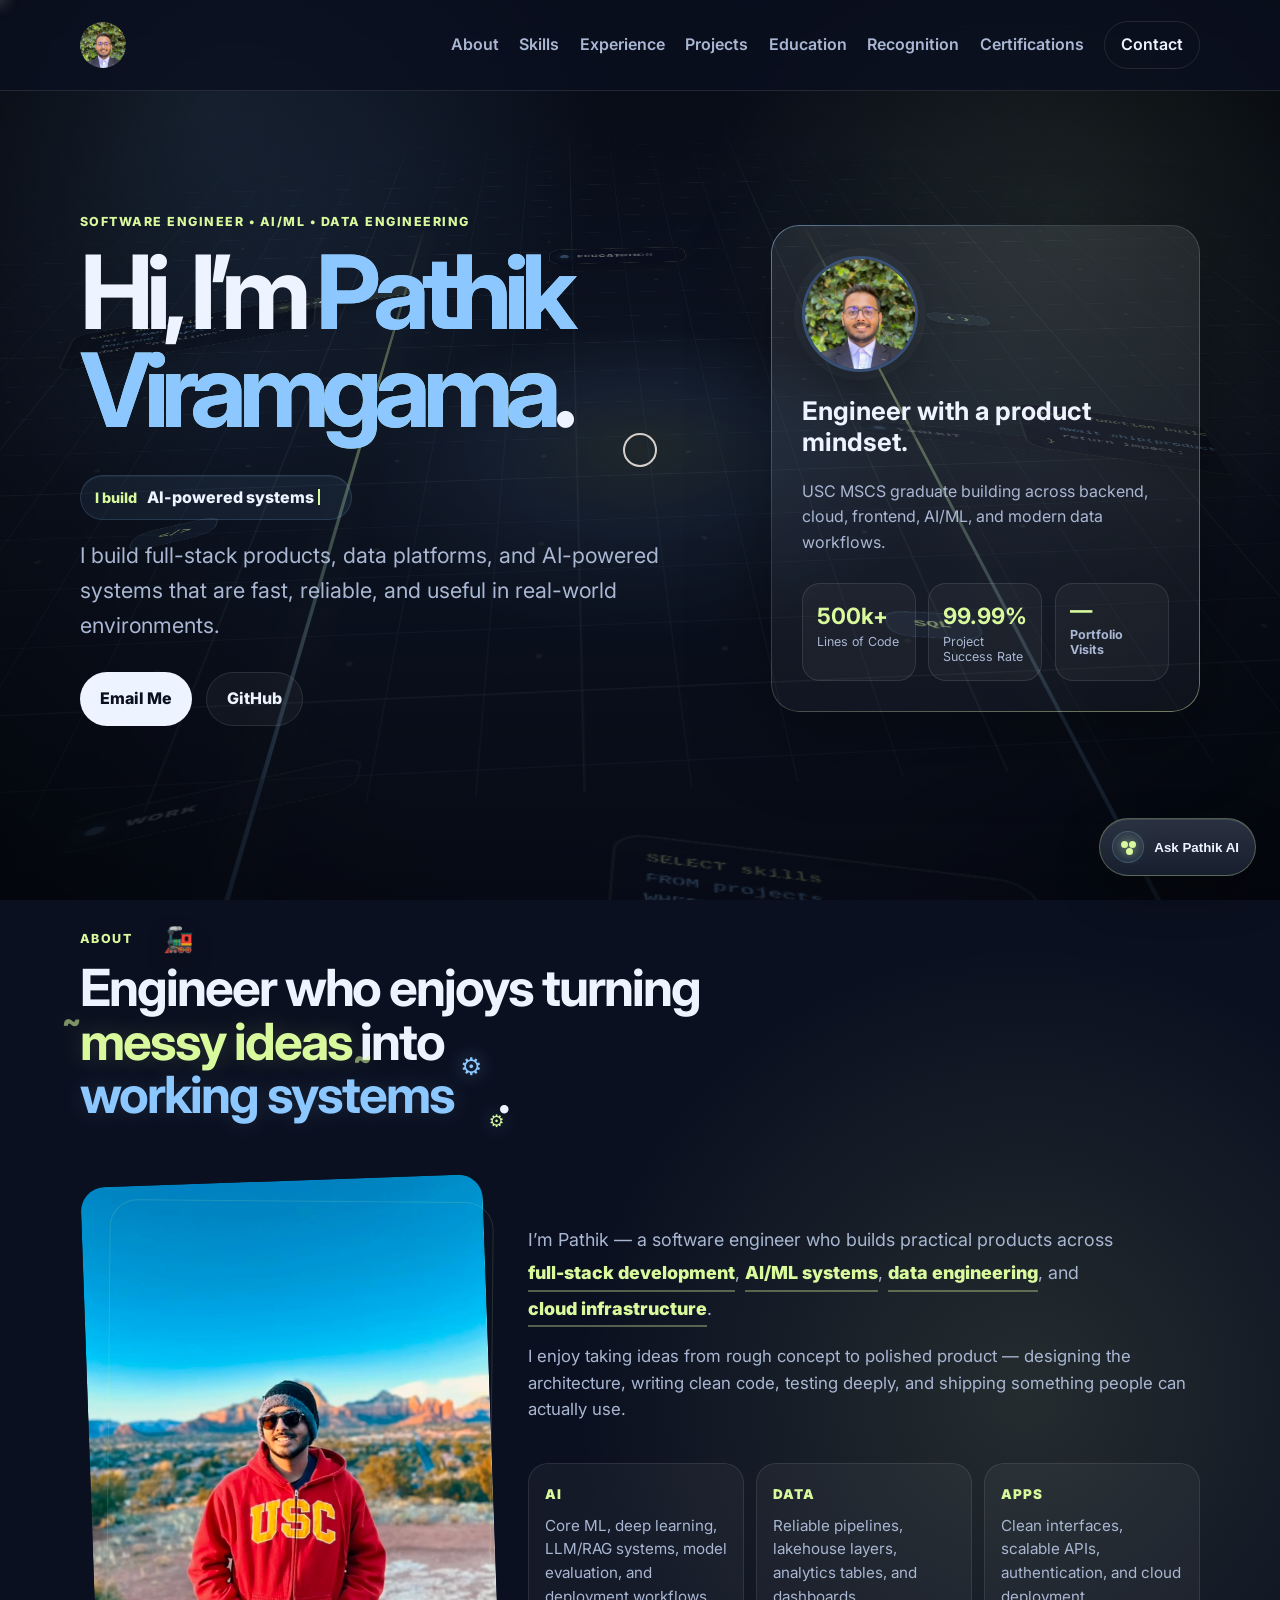
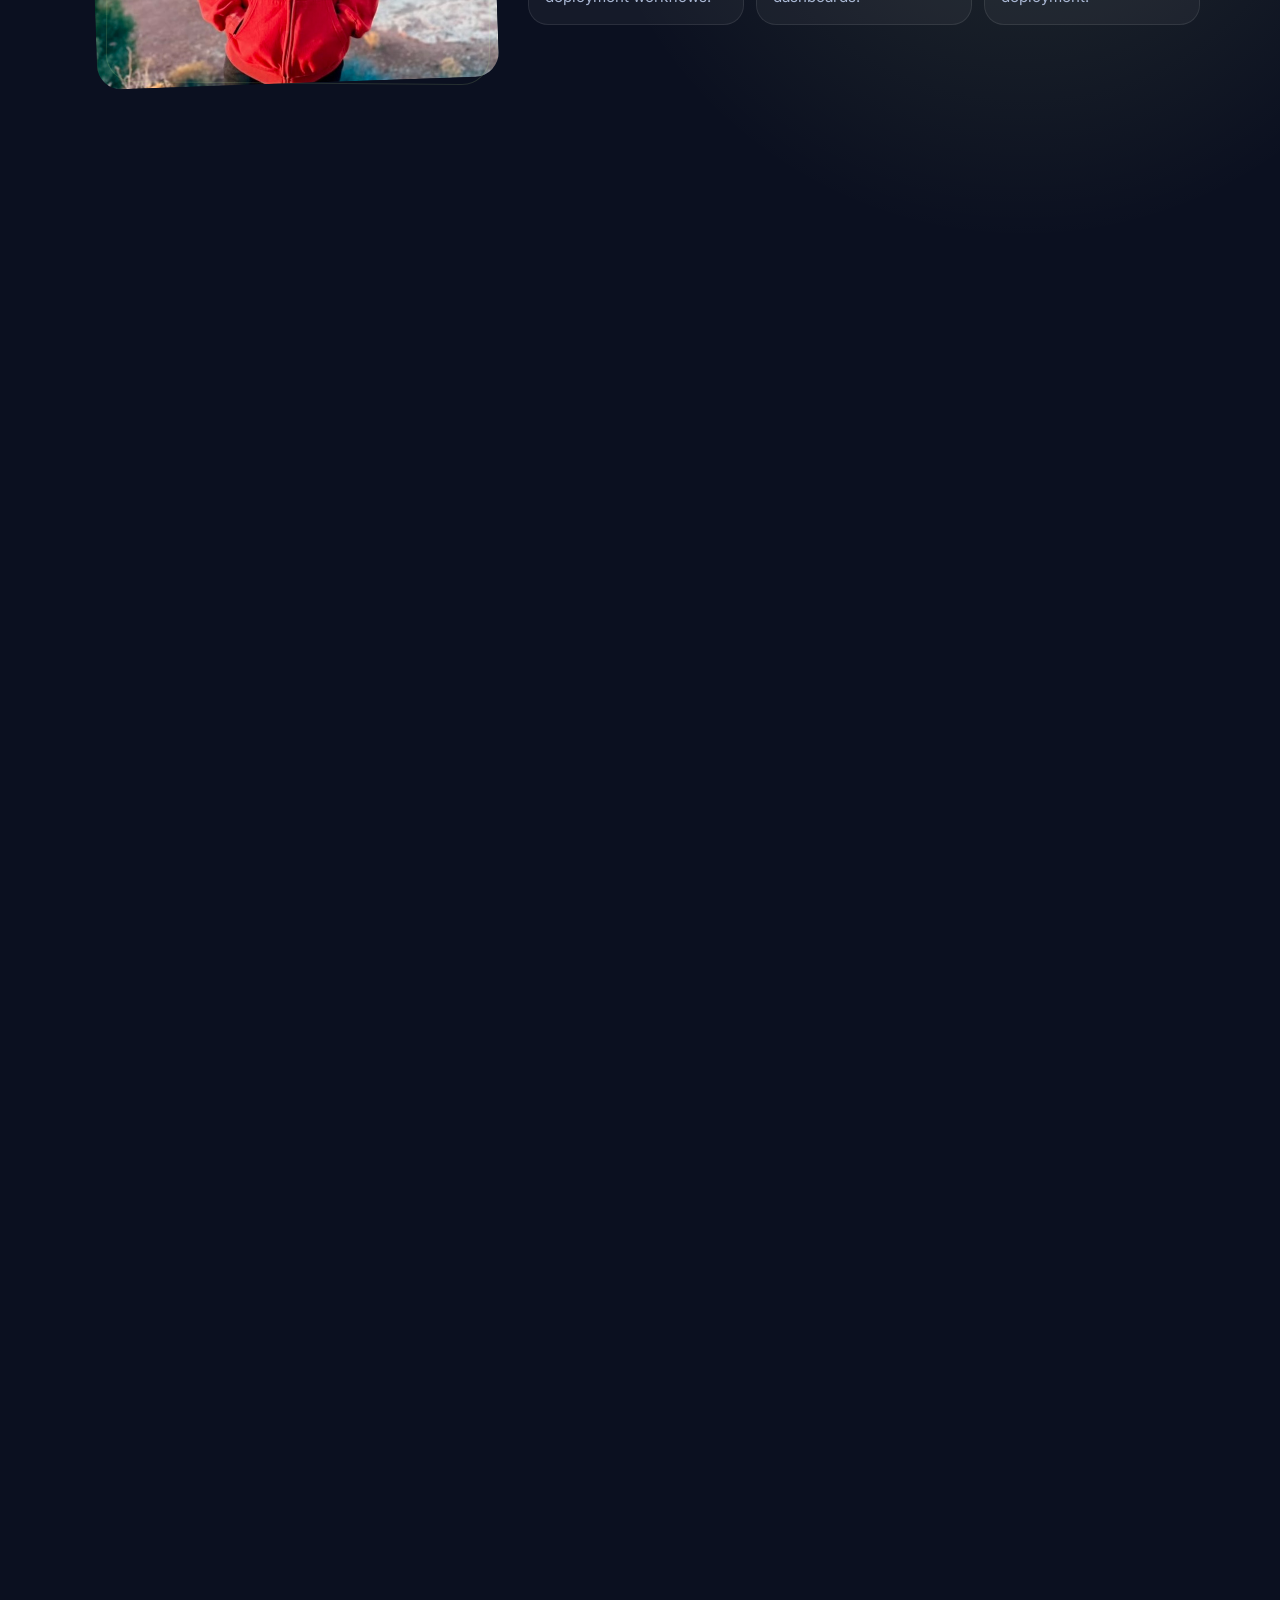
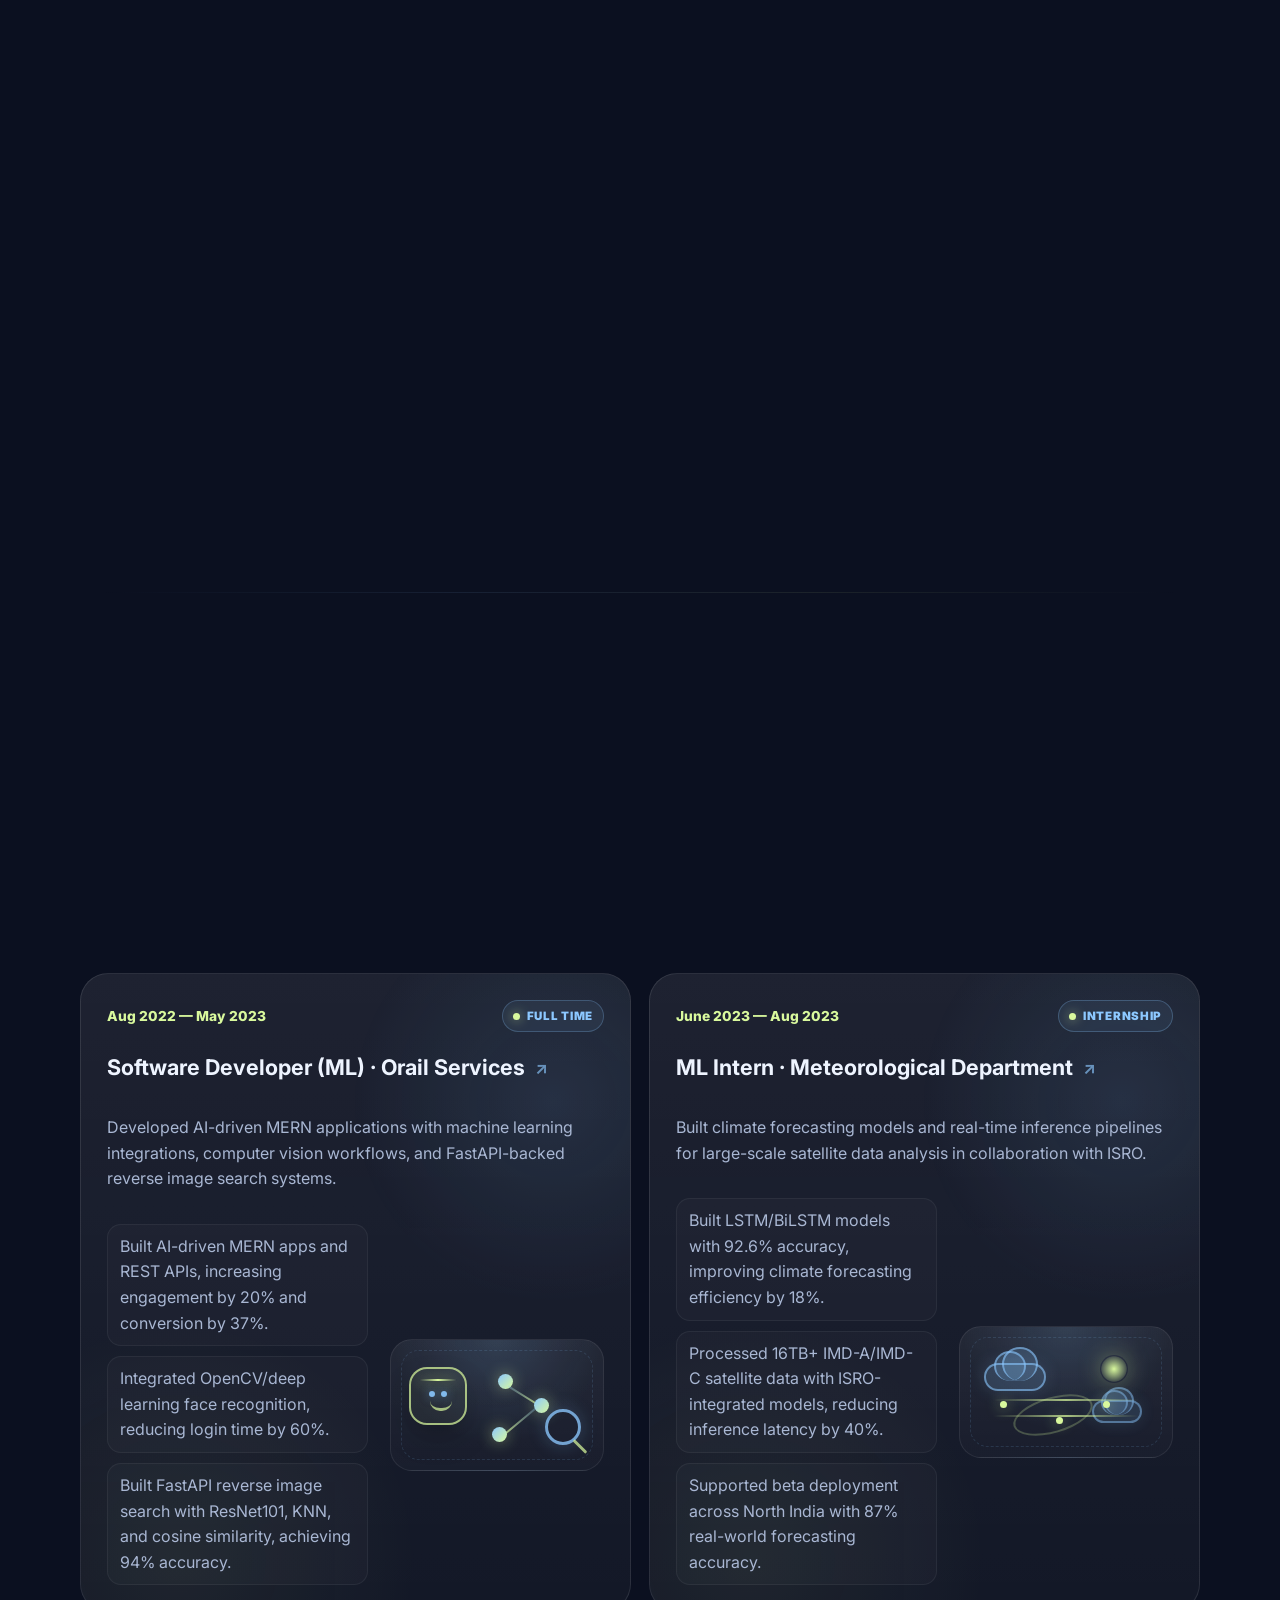
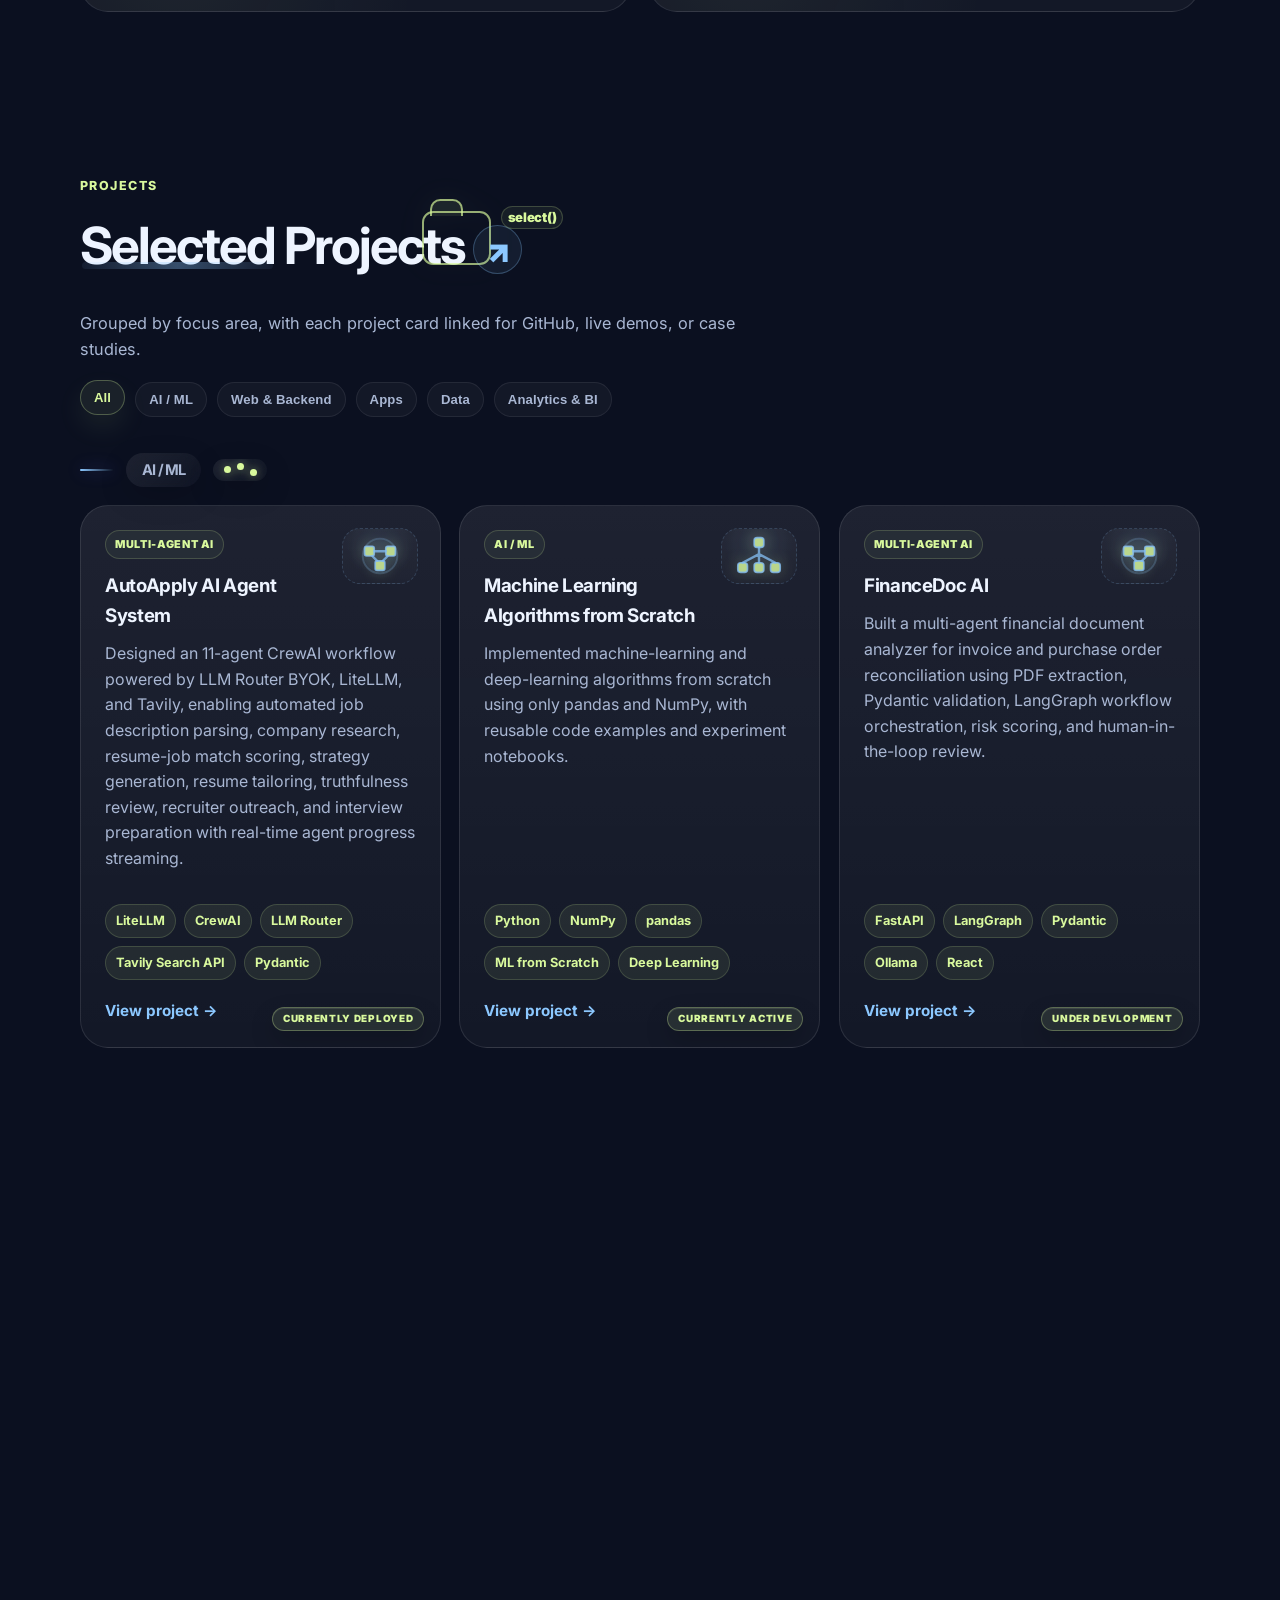
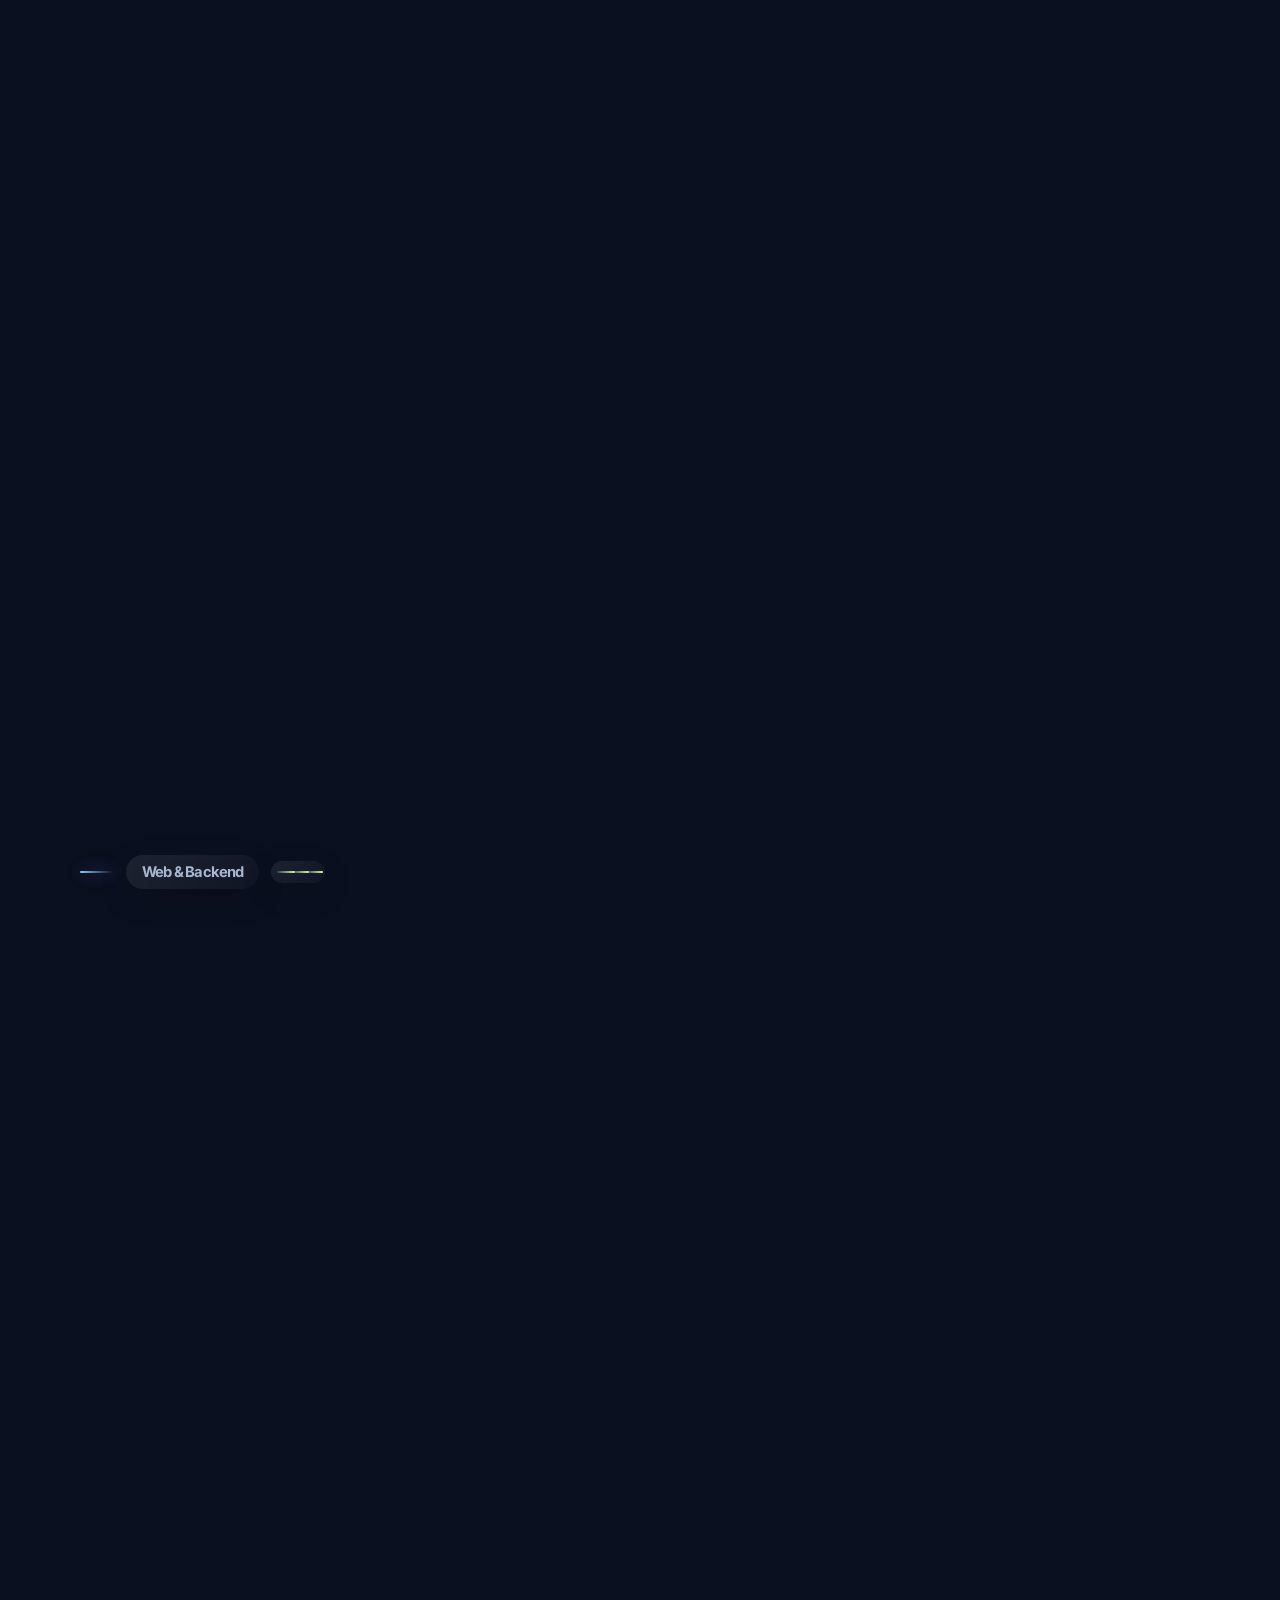
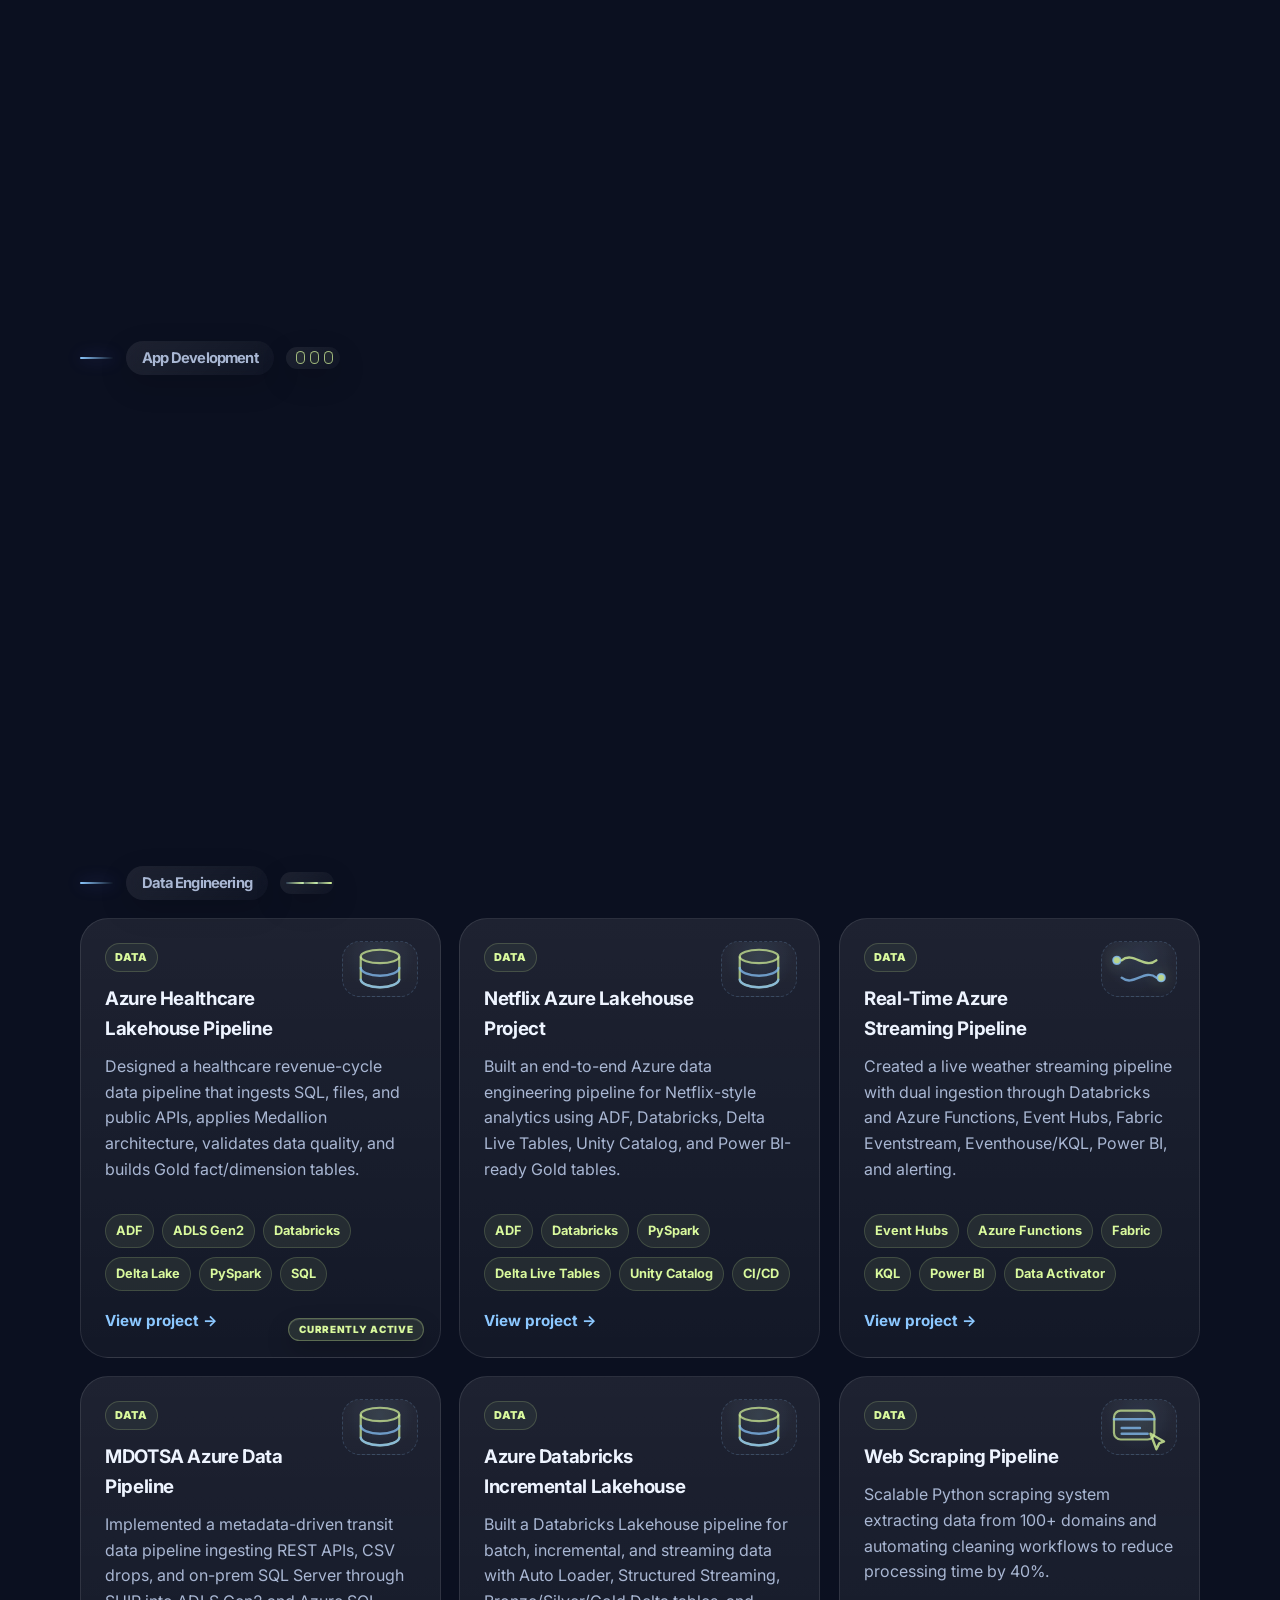
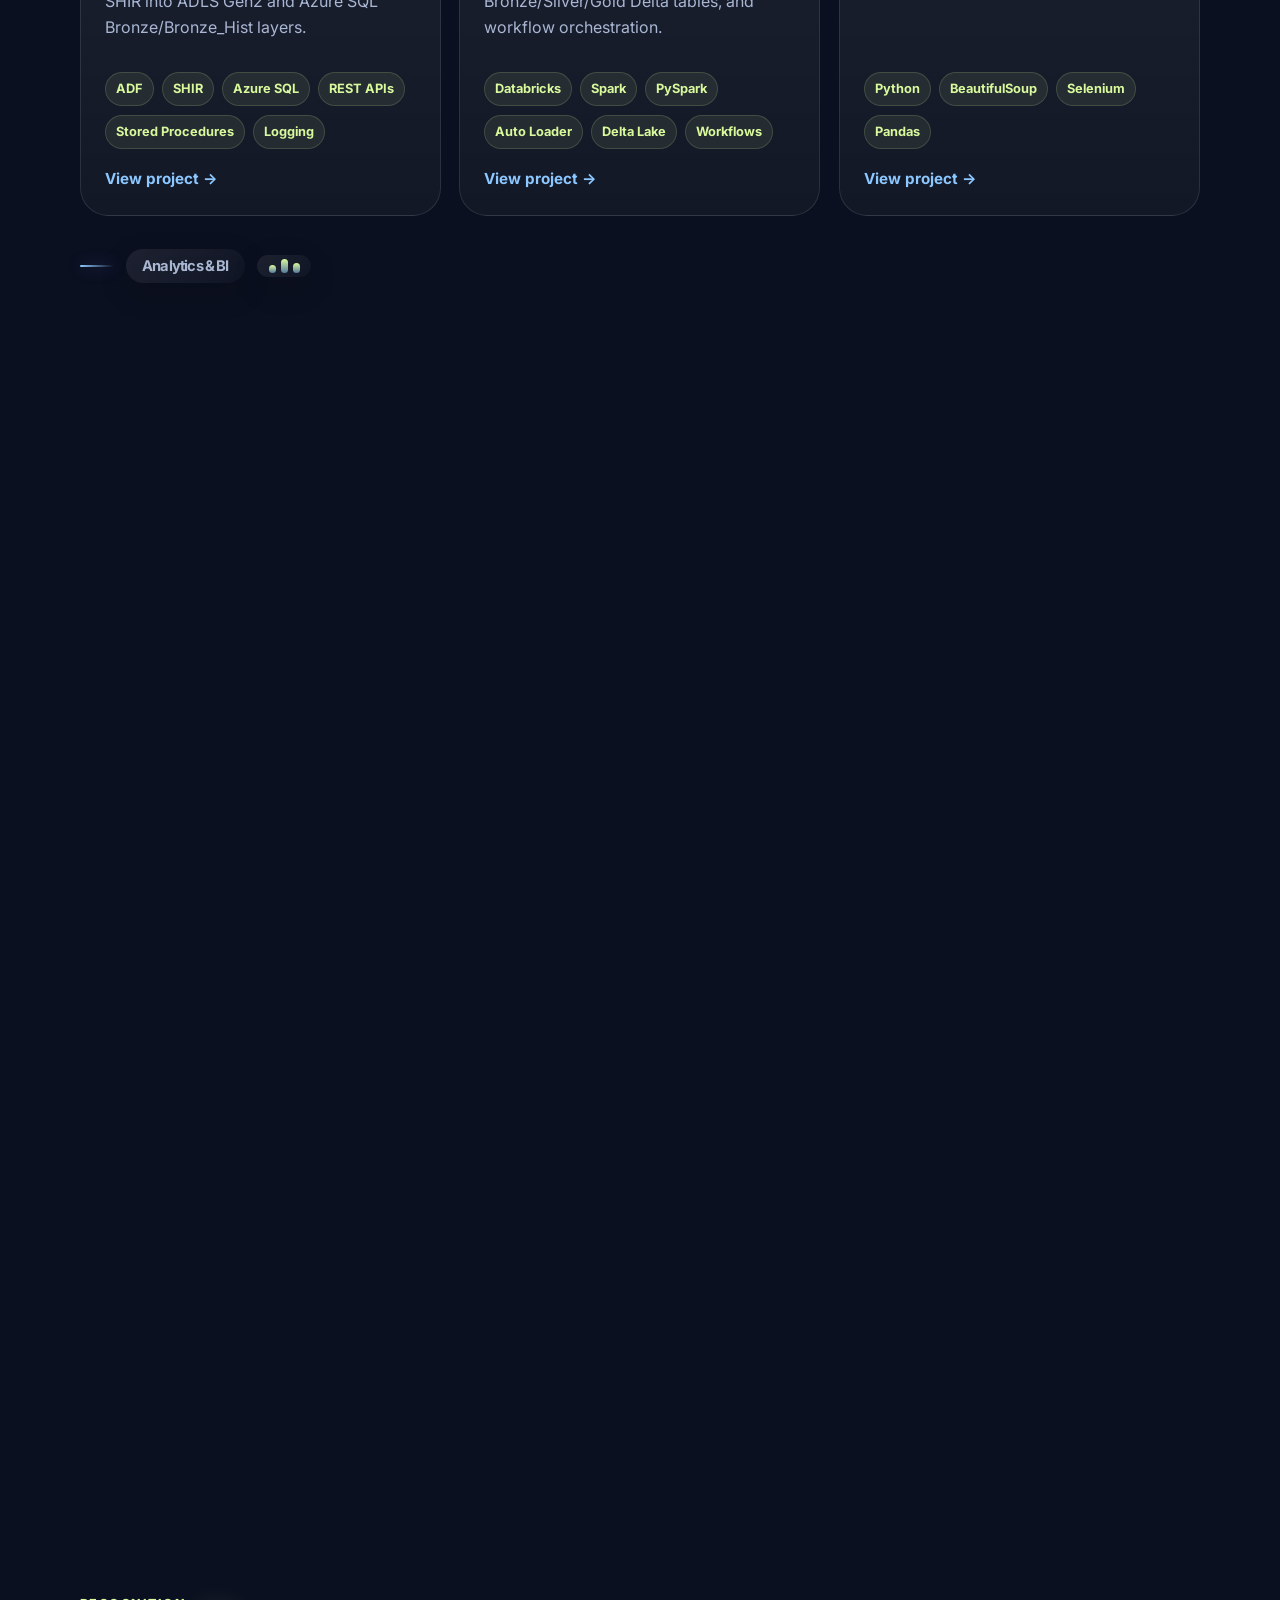
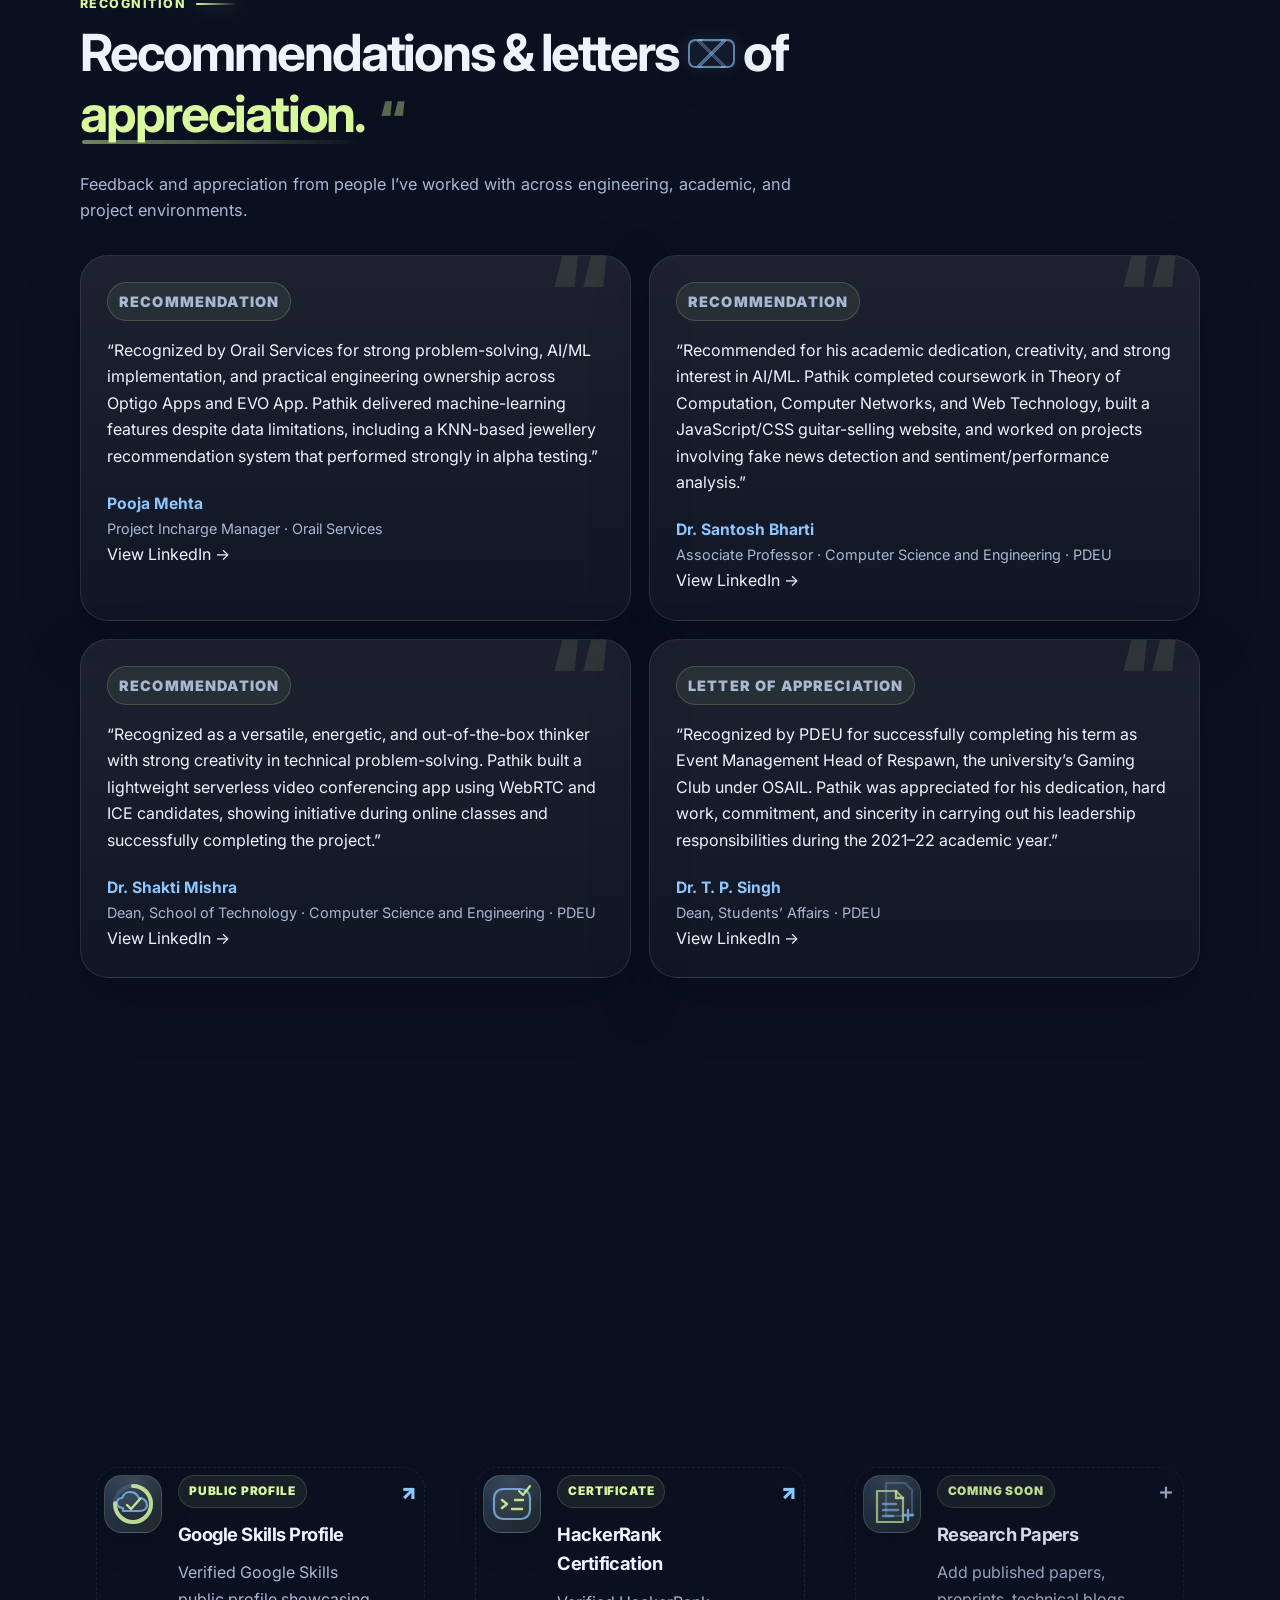
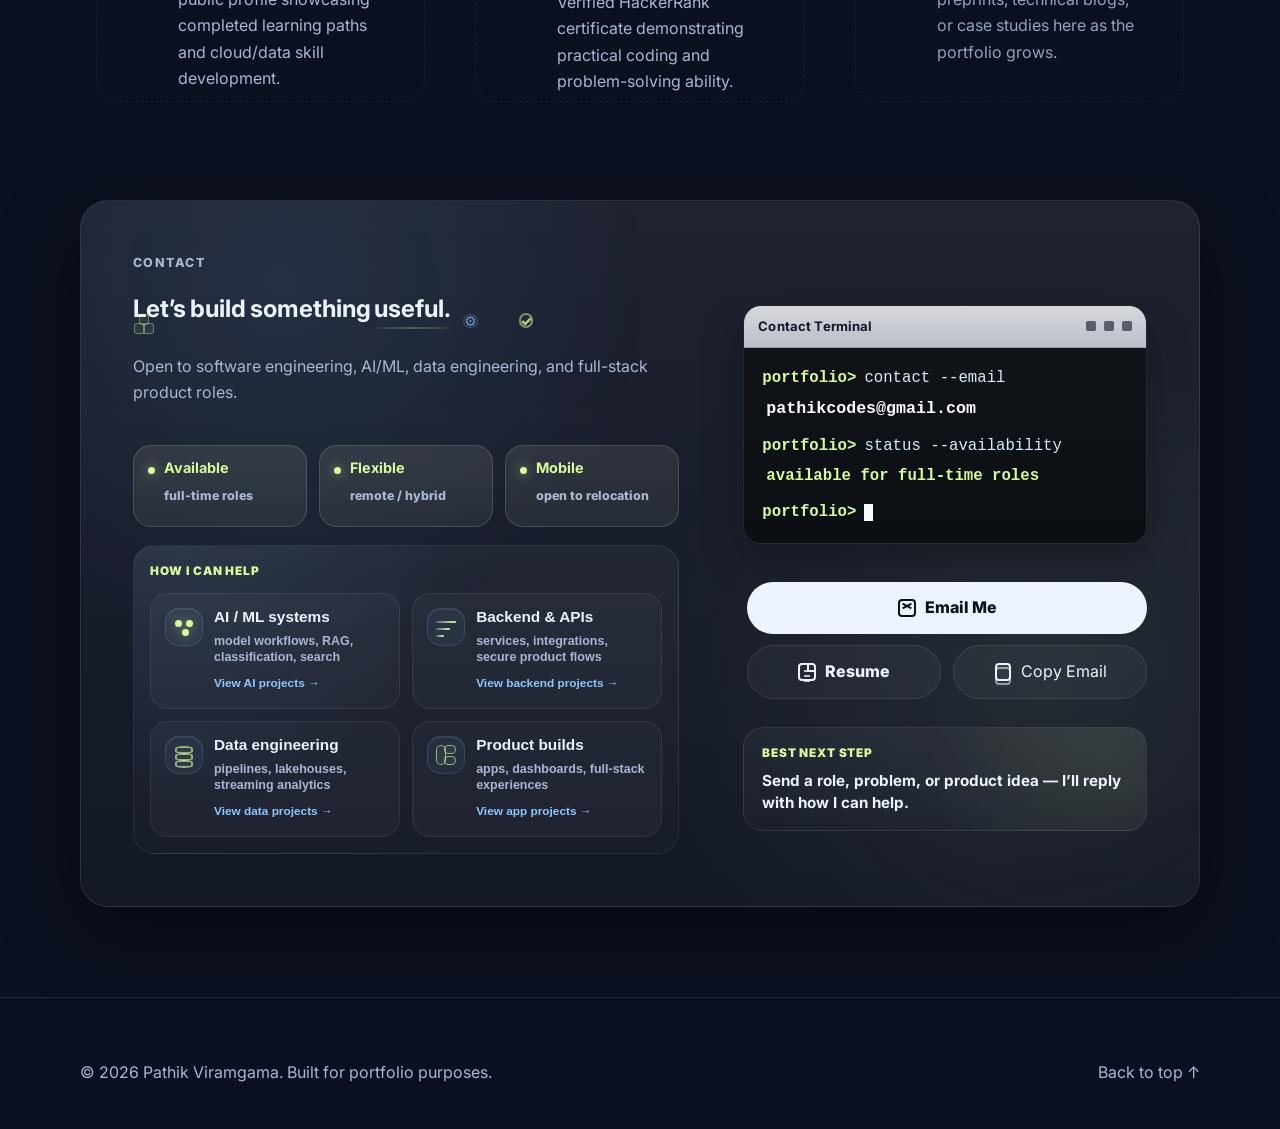
<file: index.html>
<!DOCTYPE html>
<html lang="en">

<head>
  <link rel="icon" type="image/svg+xml" href="assets/icons/favicon.svg" />
  <link rel="shortcut icon" href="assets/icons/favicon.svg" />
  <meta charset="UTF-8" />
  <meta name="viewport" content="width=device-width, initial-scale=1.0" />
  <title>Pathik Viramgama | Software Engineer Portfolio</title>
  <meta name="description"
    content="Portfolio website for Pathik Viramgama, Software Engineer focused on full-stack engineering, AI/ML, data engineering, cloud systems, and scalable product development." />
  <link rel="preconnect" href="https://fonts.googleapis.com">
  <link rel="preconnect" href="https://fonts.gstatic.com" crossorigin>
  <link href="https://fonts.googleapis.com/css2?family=Inter:wght@400;500;600;700;800&display=swap" rel="stylesheet">
  <link rel="stylesheet" href="style.css" />
</head>

<body>
  <div class="scroll-3d-background coding-scroll-background" aria-hidden="true">
    <div class="coding-depth-scene">
      <span class="coding-grid-plane"></span>
      <span class="coding-rail coding-rail-left"></span>
      <span class="coding-rail coding-rail-right"></span>

      <span class="code-panel code-panel-one">
        <em>const portfolio = &#123;</em>
        <em>&nbsp;&nbsp;ai: "RAG + ML",</em>
        <em>&nbsp;&nbsp;backend: "APIs",</em>
        <em>&nbsp;&nbsp;data: "pipelines"</em>
        <em>&#125;;</em>
      </span>

      <span class="code-panel code-panel-two">
        <em>async function build()</em>
        <em>&#123;</em>
        <em>&nbsp;&nbsp;await ship(product);</em>
        <em>&nbsp;&nbsp;return impact;</em>
        <em>&#125;</em>
      </span>

      <span class="code-panel code-panel-three">
        <em>SELECT skills</em>
        <em>FROM projects</em>
        <em>WHERE proof = true;</em>
      </span>

      <span class="code-token token-one">&lt;/&gt;</span>
      <span class="code-token token-two">&#123; &#125;</span>
      <span class="code-token token-three">fn()</span>
      <span class="code-token token-four">API</span>
      <span class="code-token token-five">SQL</span>

      <span class="scroll-stage stage-home"><i></i><strong>Intro</strong></span>
      <span class="scroll-stage stage-toolkit"><i></i><strong>Toolkit</strong></span>
      <span class="scroll-stage stage-work"><i></i><strong>Work</strong></span>
      <span class="scroll-stage stage-projects"><i></i><strong>Projects</strong></span>
      <span class="scroll-stage stage-recognition"><i></i><strong>Recognition</strong></span>
      <span class="scroll-stage stage-education"><i></i><strong>Education</strong></span>
      <span class="scroll-stage stage-contact"><i></i><strong>Contact</strong></span>
      

      <span class="scroll-cursor-glow"></span>
    </div>
  </div>

  <header class="site-header">
    <nav class="nav container">
      <div class="profile-menu-wrap">
        <button class="brand brand-photo profile-menu-trigger" type="button" aria-label="Open profile menu"
          aria-expanded="false">
          <img src="assets/images/profile-headshot.jpg" alt="Pathik Viramgama" />
        </button>
        <div class="profile-dropdown" aria-hidden="true">
          <a href="#home">Back to intro</a>
          <button type="button" class="animal-toggle-btn add-cat-btn" data-animal="cat" aria-pressed="false">Show cat in
            navbar 🐾</button>
          <button type="button" class="animal-toggle-btn add-dog-btn" data-animal="dog" aria-pressed="false">Show corgi
            in navbar 🐶</button>
          <button type="button" class="animal-toggle-btn add-parrot-btn" data-animal="parrot" aria-pressed="false">Show
            parrot in navbar 🦜</button>
        </div>
      </div>
      <div class="animal-playground cat-playground cat-hidden" aria-label="Clickable animated animal navbar widgets">
        <button class="nav-animal nav-cat animal-hidden" data-animal="cat" type="button"
          aria-label="Click the cat to make it purr" title="Click me for a purr">
          <span class="cat-tail"></span>
          <span class="cat-body">
            <span class="cat-ear cat-ear-left"></span>
            <span class="cat-ear cat-ear-right"></span>
            <span class="cat-face">
              <span class="cat-eye left"></span>
              <span class="cat-eye right"></span>
              <span class="cat-nose"></span>
              <span class="cat-mouth">ω</span>
            </span>
          </span>
          <span class="purr-bubble">purr!</span>
        </button>
        <button class="nav-animal nav-dog animal-hidden" data-animal="dog" type="button"
          aria-label="Click the corgi to make it bark" title="Click me for a bark">
          <span class="dog-tail"></span>
          <span class="dog-body">
            <span class="dog-ear dog-ear-left"></span>
            <span class="dog-ear dog-ear-right"></span>
            <span class="dog-face">
              <span class="dog-eye left"></span>
              <span class="dog-eye right"></span>
              <span class="dog-snout"></span>
              <span class="dog-nose"></span>
              <span class="dog-mouth">⌣</span>
            </span>
          </span>
          <span class="animal-bubble dog-bubble">woof!</span>
        </button>
        <button class="nav-animal nav-parrot animal-hidden" data-animal="parrot" type="button"
          aria-label="Click the parrot to make it chirp" title="Click me for a chirp">
          <span class="parrot-tail"></span>
          <span class="parrot-wing"></span>
          <span class="parrot-body">
            <span class="parrot-head">
              <span class="parrot-eye"></span>
              <span class="parrot-beak"></span>
            </span>
          </span>
          <span class="animal-bubble parrot-bubble">chirp!</span>
        </button>
      </div>
      <button class="nav-toggle" aria-label="Toggle navigation">☰</button>
      <div class="nav-links">
        <a href="#about">About</a>
        <a href="#skills">Skills</a>
        <a href="#experience">Experience</a>
        <a href="#projects">Projects</a>
        <a href="#education">Education</a>
        <a href="#recommendations">Recognition</a>
        <a href="#certifications">Certifications</a>
        <a href="#contact" class="nav-cta">Contact</a>
      </div>
    </nav>
  </header>

  <main>
    <section id="home" class="hero container">
      <div class="hero-copy">
        <p class="eyebrow">Software Engineer • AI/ML • Data Engineering</p>
        <h1>Hi, I’m <span class="hero-name" aria-label="Pathik Viramgama"><span class="hero-word"><span
                class="hero-letter" style="--i:0">P</span><span class="hero-letter" style="--i:1">a</span><span
                class="hero-letter" style="--i:2">t</span><span class="hero-letter" style="--i:3">h</span><span
                class="hero-letter" style="--i:4">i</span><span class="hero-letter" style="--i:5">k</span></span><span
              class="hero-space">&nbsp;</span><span class="hero-word"><span class="hero-letter"
                style="--i:6">V</span><span class="hero-letter" style="--i:7">i</span><span class="hero-letter"
                style="--i:8">r</span><span class="hero-letter" style="--i:9">a</span><span class="hero-letter"
                style="--i:10">m</span><span class="hero-letter" style="--i:11">g</span><span class="hero-letter"
                style="--i:12">a</span><span class="hero-letter" style="--i:13">m</span><span class="hero-letter"
                style="--i:14">a</span></span></span>.</h1>
        <div class="role-rotator" aria-live="polite">
          <span class="role-prefix">I build</span>
          <span class="role-text">Full-stack products</span>
        </div>
        <p class="hero-text hero-text-fluid"
          aria-label="I build full-stack products, data platforms, and AI-powered systems that are fast, reliable, and useful in real-world environments.">
          <span class="fluid-word" style="--i:0">I</span> <span class="fluid-word" style="--i:1">build</span> <span
            class="fluid-word" style="--i:2">full-stack</span> <span class="fluid-word" style="--i:3">products,</span>
          <span class="fluid-word" style="--i:4">data</span> <span class="fluid-word" style="--i:5">platforms,</span>
          <span class="fluid-word" style="--i:6">and</span> <span class="fluid-word" style="--i:7">AI-powered</span>
          <span class="fluid-word" style="--i:8">systems</span> <span class="fluid-word" style="--i:9">that</span> <span
            class="fluid-word" style="--i:10">are</span> <span class="fluid-word" style="--i:11">fast,</span> <span
            class="fluid-word" style="--i:12">reliable,</span> <span class="fluid-word" style="--i:13">and</span> <span
            class="fluid-word" style="--i:14">useful</span> <span class="fluid-word" style="--i:15">in</span> <span
            class="fluid-word" style="--i:16">real-world</span> <span class="fluid-word"
            style="--i:17">environments.</span>
        </p>
        <div class="hero-actions">
          <a class="btn primary" href="mailto:pathikcodes@gmail.com">Email Me</a>
          <!-- <a class="btn secondary" href="https://www.linkedin.com/in/pathikviramgama15/" target="_blank" rel="noreferrer">LinkedIn</a> -->
          <a class="btn secondary" href="https://github.com/Pr0fess0rOP" target="_blank" rel="noreferrer">GitHub</a>
        </div>
      </div>
      <div class="hero-card hero-tilt-card" data-tilt-card>
        <div class="avatar avatar-photo"><img src="assets/images/profile-headshot.jpg"
            alt="Portrait of Pathik Viramgama" /></div>
        <h2>Engineer with a product mindset.</h2>
        <p>USC MSCS graduate building across backend, cloud, frontend, AI/ML, and modern data workflows.</p>
        <div class="quick-stats">
          <div><strong>500k+</strong><span>Lines of Code</span></div>
          <div><strong>99.99%</strong><span>Project Success Rate</span></div>
          <div class="visit-counter stat-visit-card">
            <strong id="visit-count">—</strong>
            <span>Portfolio Visits</span>
          </div>
        </div>
      </div>
    </section>

    <section id="about" class="section container">
      <div class="section-heading">
        <p class="eyebrow">About</p>
        <h2><span class="engineer-word">Engineer<span class="steam-puff steam-1"></span><span
              class="steam-puff steam-2"></span></span> who enjoys turning <span class="messy-word">messy ideas</span>
          into <span class="systems-word">working systems<span class="gear gear-one">⚙</span><span
              class="gear gear-two">⚙</span></span>.</h2>
      </div>
      <div class="about-grid about-intro-grid">
        <div class="about-photo-card glass-card">
          <img src="assets/images/about-intro.jpg"
            alt="Pathik standing outdoors in a red USC hoodie with a scenic mountain background" class="about-photo" />
        </div>
        <div class="about-copy-stack interactive-about-copy simple-about-copy">
          <div class="about-line-group">
            <p class="about-main-line">
              I’m Pathik — a software engineer who builds practical products across

              <span class="about-keyword about-keyword-popup" tabindex="0">
                <span class="about-keyword-label">full-stack development</span>
                <span class="about-keyword-panel" role="tooltip" aria-label="Full-stack development skills">
                  <span class="about-popup-title">Full-Stack Development</span>
                  <span class="about-popup-chips">
                    <span class="skill-mini-chip" data-skill-tooltip="Frontend UI library">React</span>
                    <span class="skill-mini-chip"
                      data-skill-tooltip="React framework for production web apps">Next.js</span>
                    <span class="skill-mini-chip"
                      data-skill-tooltip="JavaScript runtime for backend services">Node.js</span>
                    <span class="skill-mini-chip" data-skill-tooltip="Python web framework">Django</span>
                    <span class="skill-mini-chip" data-skill-tooltip="Python API framework">FastAPI</span>
                    <span class="skill-mini-chip" data-skill-tooltip="Web page structure">HTML</span>
                    <span class="skill-mini-chip" data-skill-tooltip="Web styling and layouts">CSS</span>
                    <span class="skill-mini-chip"
                      data-skill-tooltip="Typed JavaScript for scalable apps">TypeScript</span>
                  </span>
                </span>
              </span>,

              <span class="about-keyword about-keyword-popup" tabindex="0">
                <span class="about-keyword-label">AI/ML systems</span>
                <span class="about-keyword-panel" role="tooltip" aria-label="AI and ML skills">
                  <span class="about-popup-title">AI / ML Systems</span>
                  <span class="about-popup-chips">
                    <span class="skill-mini-chip" data-skill-tooltip="LLM APIs and AI workflows">OpenAI</span>
                    <span class="skill-mini-chip" data-skill-tooltip="Deep learning framework">PyTorch</span>
                    <span class="skill-mini-chip" data-skill-tooltip="Machine learning framework">TensorFlow</span>
                    <span class="skill-mini-chip" data-skill-tooltip="High-level neural network API">Keras</span>
                    <span class="skill-mini-chip" data-skill-tooltip="Classical ML toolkit">Scikit-learn</span>
                    <span class="skill-mini-chip" data-skill-tooltip="Models, datasets, and transformers">Hugging
                      Face</span>
                    <span class="skill-mini-chip" data-skill-tooltip="Transformer model for NLP">BERT</span>
                    <span class="skill-mini-chip" data-skill-tooltip="Computer vision library">OpenCV</span>
                  </span>
                </span>
              </span>,

              <span class="about-keyword about-keyword-popup" tabindex="0">
                <span class="about-keyword-label">data engineering</span>
                <span class="about-keyword-panel" role="tooltip" aria-label="Data engineering skills">
                  <span class="about-popup-title">Data Engineering</span>
                  <span class="about-popup-chips">
                    <span class="skill-mini-chip" data-skill-tooltip="Cloud data warehouse">Snowflake</span>
                    <span class="skill-mini-chip" data-skill-tooltip="Lakehouse + Spark workflows">Databricks</span>
                    <span class="skill-mini-chip" data-skill-tooltip="Microsoft cloud platform">Azure</span>
                    <span class="skill-mini-chip" data-skill-tooltip="Querying and modeling relational data">SQL</span>
                    <span class="skill-mini-chip" data-skill-tooltip="SQL Server Management Studio">SSMS</span>
                    <span class="skill-mini-chip" data-skill-tooltip="ETL Pipelines skill">ETL Pipelines</span>
                    <span class="skill-mini-chip" data-skill-tooltip="Business intelligence dashboards">Power BI</span>
                    <span class="skill-mini-chip" data-skill-tooltip="Low-code business applications">Power Apps</span>
                  </span>
                </span>
              </span>,
              and
              <span class="about-keyword about-keyword-popup" tabindex="0">
                <span class="about-keyword-label">cloud infrastructure</span>
                <span class="about-keyword-panel" role="tooltip" aria-label="Cloud infrastructure skills">
                  <span class="about-popup-title">Cloud Infrastructure</span>
                  <span class="about-popup-chips">
                    <span class="skill-mini-chip" data-skill-tooltip="Cloud services and infrastructure">AWS</span>
                    <span class="skill-mini-chip" data-skill-tooltip="Microsoft cloud platform">Azure</span>
                    <span class="skill-mini-chip" data-skill-tooltip="Google Cloud Platform">GCP</span>
                    <span class="skill-mini-chip" data-skill-tooltip="Containerization platform">Docker</span>
                    <span class="skill-mini-chip" data-skill-tooltip="Container orchestration">Kubernetes</span>
                    <span class="skill-mini-chip" data-skill-tooltip="Automated build and deployment">CI/CD</span>
                    <span class="skill-mini-chip" data-skill-tooltip="Backend platform for apps">Firebase</span>
                    <span class="skill-mini-chip" data-skill-tooltip="Version control system">Git</span>
                  </span>
                </span>
              </span>.
            </p>

            <p>
              I enjoy taking ideas from rough concept to polished product — designing the architecture, writing clean
              code, testing deeply, and shipping something people can actually use.
            </p>
          </div>

          <div class="simple-build-grid">
            <article>
              <span>AI</span>
              <p>Core ML, deep learning, LLM/RAG systems, model evaluation, and deployment workflows.</p>
            </article>
            <article>
              <span>Data</span>
              <p>Reliable pipelines, lakehouse layers, analytics tables, and dashboards.</p>
            </article>
            <article>
              <span>Apps</span>
              <p>Clean interfaces, scalable APIs, authentication, and cloud deployment.</p>
            </article>
          </div>
        </div>
      </div>
    </section>

    <section id="skills" class="section container toolkit-section">
      <div class="section-heading toolkit-heading">
        <p class="eyebrow">Skills</p>
        <h2 class="toolkit-title">
          <span class="toolkit-word toolkit-word-technical">Technical</span>
          <span class="toolkit-word toolkit-word-toolkit">Toolkit</span>
          <span class="toolkit-heading-sticker sticker-wrench" aria-hidden="true">🔧</span>
          <span class="toolkit-heading-sticker sticker-screwdriver" aria-hidden="true">🪛</span>
          <span class="toolkit-heading-sticker sticker-gear" aria-hidden="true">⚙️</span>
        </h2>
        <p class="section-subtitle">Tools I use to build, scale, automate, and ship production-ready systems.</p>
      </div>
      <div class="skill-grid toolkit-grid">
        <div class="skill-card skill-card-enhanced toolkit-card toolkit-languages">
          <div class="toolkit-card-top">
            <h3><span class="skill-category-icon icon-code" aria-hidden="true">&lt;/&gt;</span><span>Languages</span>
            </h3>
            <div class="skill-micro-scene scene-code" aria-hidden="true">
              <span class="code-line short"></span>
              <span class="code-line long"></span>
              <span class="code-cursor"></span>
            </div>
          </div>
          <p class="toolkit-flow">Think → Type → Compile → Ship</p>
          <div class="skill-mini-list">
            <span class="skill-mini-chip tech-python"
              data-skill-tooltip="General-purpose programming and ML language">Python</span><span
              class="skill-mini-chip tech-js"
              data-skill-tooltip="Web scripting and frontend logic">JavaScript</span><span
              class="skill-mini-chip tech-ts"
              data-skill-tooltip="Typed JavaScript for scalable apps">TypeScript</span><span class="skill-mini-chip"
              data-skill-tooltip="Android and backend development">Kotlin/Java</span><span class="skill-mini-chip"
              data-skill-tooltip="Flutter app development">Dart</span><span class="skill-mini-chip tech-sql"
              data-skill-tooltip="Querying and modeling relational data">SQL</span><span class="skill-mini-chip"
              data-skill-tooltip="Systems-level programming fundamentals">C</span><span class="skill-mini-chip"
              data-skill-tooltip="Performance-oriented programming">C++</span><span class="skill-mini-chip"
              data-skill-tooltip=".NET and application development">C#</span>
          </div>
        </div>
        <div class="skill-card skill-card-enhanced toolkit-card toolkit-frontend">
          <div class="toolkit-card-top">
            <h3><span class="skill-category-icon icon-screen" aria-hidden="true">▣</span><span>Frontend & Product</span>
            </h3>
            <div class="skill-micro-scene scene-orbit" aria-hidden="true">
              <span class="orbit-core"></span>
              <span class="orbit-dot one"></span>
              <span class="orbit-dot two"></span>
              <span class="orbit-dot three"></span>
            </div>
          </div>
          <p class="toolkit-flow">Design → Component → Motion → Experience</p>
          <div class="skill-mini-list">
            <span class="skill-mini-chip tech-react" data-skill-tooltip="Frontend UI library">React</span><span
              class="skill-mini-chip" data-skill-tooltip="React framework for production web apps">Next.js</span><span
              class="skill-mini-chip" data-skill-tooltip="Utility-first CSS styling">Tailwind</span><span
              class="skill-mini-chip" data-skill-tooltip="Web page structure">HTML</span><span class="skill-mini-chip"
              data-skill-tooltip="Web styling and layouts">CSS</span><span class="skill-mini-chip"
              data-skill-tooltip="Cross-platform mobile app framework">Flutter</span><span class="skill-mini-chip"
              data-skill-tooltip="Frontend deployment and hosting">Vercel</span><span class="skill-mini-chip"
              data-skill-tooltip="Translating designs into UI">Figma-to-code</span>
          </div>
        </div>
        <div class="skill-card skill-card-enhanced toolkit-card toolkit-backend">
          <div class="toolkit-card-top">
            <h3><span class="skill-category-icon icon-server" aria-hidden="true">▤</span><span>Backend</span></h3>
            <div class="skill-micro-scene scene-api" aria-hidden="true">
              <span class="api-node left"></span>
              <span class="api-line"></span>
              <span class="api-node right"></span>
            </div>
          </div>
          <p class="toolkit-flow">Request → Validate → Query → Respond</p>
          <div class="skill-mini-list">
            <span class="skill-mini-chip"
              data-skill-tooltip="JavaScript runtime for backend services">Node.js</span><span class="skill-mini-chip"
              data-skill-tooltip="Python web framework">Django</span><span class="skill-mini-chip"
              data-skill-tooltip="Python API framework">FastAPI</span><span class="skill-mini-chip"
              data-skill-tooltip="Lightweight Python web framework">Flask</span><span class="skill-mini-chip"
              data-skill-tooltip="HTTP-based service interfaces">REST APIs</span><span class="skill-mini-chip"
              data-skill-tooltip="API documentation and contract standard">OpenAPI</span><span
              class="skill-mini-chip tech-postgres"
              data-skill-tooltip="Relational database system">PostgreSQL</span><span class="skill-mini-chip"
              data-skill-tooltip="NoSQL document database">MongoDB</span><span class="skill-mini-chip"
              data-skill-tooltip="Relational database system">MySQL</span>
          </div>
        </div>
        <div class="skill-card skill-card-enhanced toolkit-card toolkit-ai">
          <div class="toolkit-card-top">
            <h3><span class="skill-category-icon icon-ai-spark" aria-hidden="true">
                <svg viewBox="0 0 28 28" focusable="false">
                  <circle class="ai-orbit" cx="14" cy="14" r="9.2"></circle>
                  <circle class="ai-core" cx="14" cy="14" r="3.2"></circle>
                  <circle class="ai-dot dot-one" cx="14" cy="4.8" r="2.2"></circle>
                  <circle class="ai-dot dot-two" cx="22.4" cy="17.8" r="2.2"></circle>
                  <circle class="ai-dot dot-three" cx="5.6" cy="17.8" r="2.2"></circle>
                  <path class="ai-link" d="M14 8 L14 11 M16.8 15.4 L20.4 17 M11.2 15.4 L7.6 17"></path>
                </svg>
              </span><span>AI / ML</span></h3>
            <div class="skill-micro-scene scene-neural" aria-hidden="true">
              <span class="neural-line a"></span><span class="neural-line b"></span><span class="neural-line c"></span>
              <span class="neural-node n1"></span><span class="neural-node n2"></span><span
                class="neural-node n3"></span><span class="neural-node n4"></span>
            </div>
          </div>
          <p class="toolkit-flow">Prompt → Retrieve → Rerank → Generate</p>
          <div class="skill-mini-list">
            <span class="skill-mini-chip" data-skill-tooltip="Deep learning framework">PyTorch</span><span
              class="skill-mini-chip" data-skill-tooltip="Machine learning framework">TensorFlow</span><span
              class="skill-mini-chip" data-skill-tooltip="High-level neural network API">Keras</span><span
              class="skill-mini-chip" data-skill-tooltip="Classical ML toolkit">Scikit-learn</span><span
              class="skill-mini-chip tech-openai" data-skill-tooltip="LLM APIs and AI workflows">OpenAI</span><span
              class="skill-mini-chip" data-skill-tooltip="Models, datasets, and transformers">Hugging Face</span><span
              class="skill-mini-chip" data-skill-tooltip="Transformer model for NLP">BERT</span><span
              class="skill-mini-chip" data-skill-tooltip="Computer vision library">OpenCV</span>
          </div>
        </div>
        <div class="skill-card skill-card-enhanced toolkit-card toolkit-cloud">
          <div class="toolkit-card-top">
            <h3><span class="skill-category-icon icon-cloud" aria-hidden="true">☁</span><span>Cloud & DevOps</span></h3>
            <div class="skill-micro-scene scene-deploy" aria-hidden="true">
              <span class="deploy-box one"></span>
              <span class="deploy-box two"></span>
              <span class="deploy-box three"></span>
              <span class="deploy-cloud"></span>
            </div>
          </div>
          <p class="toolkit-flow">Code → Container → CI/CD → Cloud</p>
          <div class="skill-mini-list">
            <span class="skill-mini-chip tech-aws"
              data-skill-tooltip="Cloud services and infrastructure">AWS</span><span class="skill-mini-chip"
              data-skill-tooltip="Google Cloud Platform">GCP</span><span class="skill-mini-chip"
              data-skill-tooltip="Microsoft cloud platform">Azure</span><span class="skill-mini-chip tech-docker"
              data-skill-tooltip="Containerization platform">Docker</span><span class="skill-mini-chip"
              data-skill-tooltip="Container orchestration">Kubernetes</span><span class="skill-mini-chip"
              data-skill-tooltip="Backend platform for apps">Firebase</span><span class="skill-mini-chip tech-git"
              data-skill-tooltip="Version control system">Git</span><span class="skill-mini-chip"
              data-skill-tooltip="Agile project tracking">Jira</span><span class="skill-mini-chip"
              data-skill-tooltip="Automated build and deployment">CI/CD</span>
          </div>
        </div>
        <div class="skill-card skill-card-enhanced toolkit-card toolkit-data">
          <div class="toolkit-card-top">
            <h3><span class="skill-category-icon icon-database" aria-hidden="true">◉</span><span>Data Engineering</span>
            </h3>
            <div class="skill-micro-scene scene-data" aria-hidden="true">
              <span class="db-cylinder"></span>
              <span class="data-bar b1"></span><span class="data-bar b2"></span><span class="data-bar b3"></span>
            </div>
          </div>
          <p class="toolkit-flow">Ingest → Transform → Warehouse → Dashboard</p>
          <div class="skill-mini-list">
            <span class="skill-mini-chip tech-snowflake" data-skill-tooltip="Cloud data warehouse">Snowflake</span><span
              class="skill-mini-chip" data-skill-tooltip="Lakehouse + Spark workflows">Databricks</span><span
              class="skill-mini-chip" data-skill-tooltip="Microsoft cloud platform">Azure</span><span
              class="skill-mini-chip tech-sql"
              data-skill-tooltip="Querying and modeling relational data">SQL</span><span class="skill-mini-chip"
              data-skill-tooltip="SQL Server Management Studio">SSMS</span><span class="skill-mini-chip"
              data-skill-tooltip="Extract, transform, load workflows">ETL pipelines</span><span class="skill-mini-chip"
              data-skill-tooltip="Business intelligence dashboards">Power BI</span><span class="skill-mini-chip"
              data-skill-tooltip="Low-code business applications">Power Apps</span>
          </div>
        </div>
      </div>
    </section>

    <section id="experience" class="section container recent-work-section">
      <div class="section-heading recent-work-heading">
        <p class="eyebrow">Experience</p>
        <h2 class="recent-work-title">
          <span class="recent-word recent-word-recent">Recent</span>
          <span class="recent-word recent-word-work">Work</span>
          <span class="recent-heading-sticker sticker-clock" aria-hidden="true">◷</span>
          <span class="recent-heading-sticker sticker-terminal" aria-hidden="true">&gt;_</span>
        </h2>
        <div class="recent-flow" aria-hidden="true">
          <span>Idea</span><i></i><span>Build</span><i></i><span>Test</span><i></i><span>Deploy</span><i></i><span>Impact</span>
        </div>
      </div>

      <div class="timeline recent-mission-board">
        <article class="timeline-item work-clickable recent-work-card featured-work-card"
          data-work-url="https://ccsglobaltech.com/" tabindex="0" role="link"
          aria-label="Open California Creative Solutions website">
          <div class="work-card-topline">
            <span class="date">Mar 2026 — Present</span>
            <span class="work-status status-shipped"><span></span>Full Time</span>
          </div>
          <div class="work-card-main">
            <div class="work-copy">
              <h3><a href="https://ccsglobaltech.com/" target="_blank" rel="noreferrer">Database Engineer · California
                  Creative Solutions</a><span class="work-link-arrow">↗</span></h3>
              <p>Built end-to-end data engineering pipelines using Snowflake, Databricks, Azure, and SQL. Automated
                ingestion, transformation, and reporting workflows, improving processing efficiency by 35%.</p>
              <ul>
                <li>Optimized SQL, stored procedures, SSMS workflows, and Snowflake ETL logic.</li>
                <li>Reduced manual data preparation time by 40% while improving reporting accuracy.</li>
                <li>Built Power BI and Power Apps solutions for real-time visibility and self-service reporting.</li>
              </ul>
            </div>
            <div class="work-visual data-work-visual" aria-hidden="true">
              <span class="data-node source"></span>
              <span class="data-node transform"></span>
              <span class="data-node warehouse"></span>
              <span class="data-pipe pipe-one"></span>
              <span class="data-pipe pipe-two"></span>
              <span class="data-packet"></span>
              <span class="dashboard-bar b1"></span>
              <span class="dashboard-bar b2"></span>
              <span class="dashboard-bar b3"></span>
            </div>
          </div>
        </article>

        <article class="timeline-item work-clickable recent-work-card" data-work-url="https://www.vibesea.com/"
          tabindex="0" role="link" aria-label="Open VibeSea website">
          <div class="work-card-topline">
            <span class="date">Sept 2025 — Mar 2026</span>
            <span class="work-status status-prod"><span></span>Full Time</span>
          </div>
          <div class="work-card-main">
            <div class="work-copy">
              <h3><a href="https://www.vibesea.com/" target="_blank" rel="noreferrer">Software Developer ·
                  VibeSea</a><span class="work-link-arrow">↗</span></h3>
              <p>Designed backend architecture, database schemas, and production APIs for a fast-moving startup building
                anti-cheat and proctoring workflows.</p>
              <ul>
                <li>Built scalable detection systems using Node.js, Django, DynamoDB, PostgreSQL, and Amazon S3.</li>
                <li>Authored OpenAPI 3.0 REST APIs and optimized services for maintainability and auditability.</li>
                <li>Deployed a Next.js website through Vercel CI/CD, improving load times by 20%.</li>
              </ul>
            </div>
            <div class="work-visual api-work-visual" aria-hidden="true">
              <span class="api-client">UI</span>
              <span class="api-server">API</span>
              <span class="api-db">DB</span>
              <span class="api-route route-one"></span>
              <span class="api-route route-two"></span>
              <span class="api-packet"></span>
            </div>
          </div>
        </article>

        <article class="timeline-item work-clickable recent-work-card" data-work-url="https://joinworkup.com/"
          tabindex="0" role="link" aria-label="Open WorkUp website">
          <div class="work-card-topline">
            <span class="date">May 2024 — Jul 2024</span>
            <span class="work-status status-stable"><span></span>Internship</span>
          </div>
          <div class="work-card-main">
            <div class="work-copy">
              <h3><a href="https://joinworkup.com/" target="_blank" rel="noreferrer">Software Developer Intern ·
                  WorkUp</a><span class="work-link-arrow">↗</span></h3>
              <p>Improved Kotlin mobile app reliability and backend integration while working closely with a 7-member
                team and company leadership.</p>
              <ul>
                <li>Reduced crash rates by 30% through Kotlin, JetBrains, and Retrofit optimizations.</li>
                <li>Implemented caching using Caffeine and MutableMaps, reducing GCP costs by 8%.</li>
                <li>Supported production environments with 99.99% uptime across GCP servers and Docker containers.</li>
              </ul>
            </div>
            <div class="work-visual mobile-work-visual" aria-hidden="true">
              <span class="phone-frame">
                <span class="phone-dot"></span>
                <span class="phone-line l1"></span>
                <span class="phone-line l2"></span>
                <span class="phone-line l3"></span>
              </span>
              <span class="uptime-ring"></span>
              <span class="cache-chip">cache</span>
            </div>
          </div>
        </article>

        <article class="timeline-item work-clickable recent-work-card" data-work-url="https://optigoapps.com/"
          tabindex="0" role="link" aria-label="Open Orail Services website">
          <div class="work-card-topline">
            <span class="date">Aug 2022 — May 2023</span>
            <span class="work-status status-ml"><span></span>Full Time</span>
          </div>
          <div class="work-card-main">
            <div class="work-copy">
              <h3><a href="https://optigoapps.com/" target="_blank" rel="noreferrer">Software Developer (ML) · Orail
                  Services</a><span class="work-link-arrow">↗</span></h3>
              <p>Developed AI-driven MERN applications with machine learning integrations, computer vision workflows,
                and FastAPI-backed reverse image search systems.</p>
              <ul>
                <li>Built AI-driven MERN apps and REST APIs, increasing engagement by 20% and conversion by 37%.</li>
                <li>Integrated OpenCV/deep learning face recognition, reducing login time by 60%.</li>
                <li>Built FastAPI reverse image search with ResNet101, KNN, and cosine similarity, achieving 94%
                  accuracy.</li>
              </ul>
            </div>
            <div class="work-visual ml-work-visual" aria-hidden="true">
              <span class="vision-frame">
                <span class="scan-line"></span>
                <span class="face-dot d1"></span>
                <span class="face-dot d2"></span>
                <span class="face-smile"></span>
              </span>
              <span class="embedding-node e1"></span>
              <span class="embedding-link el1"></span>
              <span class="embedding-node e2"></span>
              <span class="embedding-link el2"></span>
              <span class="embedding-node e3"></span>


              <span class="search-lens"></span>
            </div>
          </div>
        </article>

        <article class="timeline-item work-clickable recent-work-card " data-work-url="https://mausam.imd.gov.in/"
          tabindex="0" role="link" aria-label="Open Indian Meteorological Department website">
          <div class="work-card-topline">
            <span class="date">June 2023 — Aug 2023</span>
            <span class="work-status status-weather"><span></span>Internship</span>
          </div>
          <div class="work-card-main">
            <div class="work-copy">
              <h3><a href="https://mausam.imd.gov.in/" target="_blank" rel="noreferrer">ML Intern · Meteorological
                  Department</a><span class="work-link-arrow">↗</span></h3>
              <p>Built climate forecasting models and real-time inference pipelines for large-scale satellite data
                analysis in collaboration with ISRO.</p>
              <ul>
                <li>Built LSTM/BiLSTM models with 92.6% accuracy, improving climate forecasting efficiency by 18%.</li>
                <li>Processed 16TB+ IMD-A/IMD-C satellite data with ISRO-integrated models, reducing inference latency
                  by 40%.</li>
                <li>Supported beta deployment across North India with 87% real-world forecasting accuracy.</li>
              </ul>
            </div>
            <div class="work-visual weather-work-visual" aria-hidden="true">
              <span class="weather-cloud c1"></span>
              <span class="weather-cloud c2"></span>
              <span class="weather-sun"></span>
              <span class="weather-orbit"></span>
              <span class="weather-wave w1"></span>
              <span class="weather-wave w2"></span>
              <span class="weather-signal s1"></span>
              <span class="weather-signal s2"></span>
              <span class="weather-signal s3"></span>
            </div>
          </div>
        </article>
      </div>
    </section>

    <section id="projects" class="section container projects-lab-section">
      <div class="section-heading projects-lab-heading">
        <p class="eyebrow">Projects</p>
        <h2 class="projects-lab-title">
          <span class="project-title-word project-title-selected">Selected</span>
          <span class="project-title-word project-title-projects">Projects</span>
          <span class="project-title-sticker sticker-folder" aria-hidden="true">▣</span>
          <span class="project-title-sticker sticker-rocket" aria-hidden="true">↗</span>
          <span class="project-title-sticker sticker-cursor" aria-hidden="true">select()</span>
        </h2>
        <p class="section-subtitle">Grouped by focus area, with each project card linked for GitHub, live demos, or case
          studies.</p>
        <div class="project-filter-bar" role="tablist" aria-label="Filter selected projects">
          <button class="project-filter active" type="button" data-project-filter="all" role="tab"
            aria-selected="true">All</button>
          <button class="project-filter" type="button" data-project-filter="ai-ml" role="tab" aria-selected="false">AI /
            ML</button>
          <button class="project-filter" type="button" data-project-filter="web-backend" role="tab"
            aria-selected="false">Web & Backend</button>
          <button class="project-filter" type="button" data-project-filter="app-dev" role="tab"
            aria-selected="false">Apps</button>
          <button class="project-filter" type="button" data-project-filter="data-eng" role="tab"
            aria-selected="false">Data</button>
          <button class="project-filter" type="button" data-project-filter="analytics-bi" role="tab"
            aria-selected="false">Analytics & BI</button>
        </div>
      </div>
      <div class="project-sections projects-lab-grid">

        <div class="project-category cat-ai" data-project-group="ai-ml">
          <div class="project-category-heading">
            <h3><span>AI / ML</span><span class="project-category-scene cat-ai-scene"
                aria-hidden="true"><i></i><i></i><i></i></span></h3>
          </div>
          <div class="project-grid">
            <!-- ====================================================================AIML Projects========================================================== -->
            <!-- AutoApply AI -->
            <a class="project-card project-link project-card-lab archive-project visual-ai project-new" data-category="ai-ml" 
              href="https://multiagent-autoapply-ai.vercel.app/"
              data-project-link="PROJECT_LINK_AUTOAPPLYAI" target="_blank" rel="noreferrer"
              aria-label="Open AutoApplyAI project link">
              <span class="project-badge">Multi-Agent AI</span>
              <span class="project-status-badge">
                Currently Deployed
                <span class="project-status-tooltip">
                  <span class="repository-tag" data-repo="Pr0fess0rOP/multiagent-autoapply-ai">
                    Last updated: loading...
                  </span>
                </span>
              </span>
              <h3>AutoApply AI Agent System</h3>

              <span class="project-preview project-preview-svg icon-ai" aria-hidden="true">
                <svg class="semantic-svg semantic-ai" viewBox="0 0 72 54" aria-hidden="true" focusable="false">
                  <circle class="svg-soft" cx="36" cy="27" r="18"></circle>
                  <rect class="svg-node" x="20" y="17" width="10" height="10" rx="2"></rect>
                  <rect class="svg-node" x="42" y="17" width="10" height="10" rx="2"></rect>
                  <rect class="svg-node" x="31" y="32" width="10" height="10" rx="2"></rect>
                  <path class="svg-line" d="M30 22 H42 M28 27 L33 32 M44 27 L39 32"></path>
                </svg>
              </span>

              <p>Designed an 11-agent CrewAI workflow powered by LLM Router BYOK, LiteLLM, and Tavily, enabling automated job description parsing, company research, resume-job match 
                scoring, strategy generation, resume tailoring, truthfulness review, recruiter outreach, and interview preparation with real-time agent progress streaming.</p>

              <div class="tags">
                <span>LiteLLM</span>
                <span>CrewAI</span>
                <span>LLM Router</span>
                <span>Tavily Search API</span>
                <span>Pydantic</span>
              </div>

              <span class="project-cta">View project →</span>
            </a>
            <!-- Machine Learning Algorithms from Scratch -->
            <a class="project-card project-link project-card-lab archive-project visual-logic project-new" data-category="ai-ml"
              href="https://github.com/Pr0fess0rOP/ML-Scratch-Coding"
              data-project-link="PROJECT_LINK_ML_ALGORITHMS_SCRATCH" target="_blank" rel="noreferrer"
              aria-label="Open Machine Learning Algorithms from Scratch GitHub project">
              <span class="project-badge">AI / ML</span>
              <span class="project-status-badge">
                Currently Active
                <span class="project-status-tooltip">
                  <span class="repository-tag" data-repo="Pr0fess0rOP/ML-Scratch-Coding">
                    Last updated: loading...
                  </span>
                </span>
              </span>
              <h3>Machine Learning Algorithms from Scratch</h3>
              <span class="project-preview project-preview-svg icon-tree" aria-hidden="true">
                <svg class="semantic-svg semantic-tree" viewBox="0 0 72 54" aria-hidden="true" focusable="false">
                  <rect class="svg-node-square" x="31" y="8" width="10" height="10" rx="3"></rect>
                  <rect class="svg-node-square" x="14" y="34" width="10" height="10" rx="3"></rect>
                  <rect class="svg-node-square" x="31" y="34" width="10" height="10" rx="3"></rect>
                  <rect class="svg-node-square" x="48" y="34" width="10" height="10" rx="3"></rect>
                  <path class="svg-line" d="M36 18 V25 M36 25 L19 34 M36 25 V34 M36 25 L53 34"></path>
                </svg>
              </span>
              <p>Implemented machine-learning and deep-learning algorithms from scratch using only pandas and NumPy,
                with reusable code examples and experiment notebooks.</p>
              <div class="tags"><span>Python</span><span>NumPy</span><span>pandas</span><span>ML from
                  Scratch</span><span>Deep Learning</span></div>
              <span class="project-cta">View project →</span>
            </a>
            <!-- FinanceDoc AI -->
            <a class="project-card project-link project-card-lab archive-project visual-ai project-new" data-category="ai-ml"
              href="https://github.com/Pr0fess0rOP/financedoc-analysis-agent"
              data-project-link="PROJECT_LINK_FINANCEDOC_AI" target="_blank" rel="noreferrer"
              aria-label="Open FinanceDoc AI project link">
              <span class="project-badge">Multi-Agent AI</span>
              <span class="project-status-badge">
                Under Devlopment
                <span class="project-status-tooltip">
                  <span class="repository-tag" data-repo="Pr0fess0rOP/ML-Scratch-Coding">
                    Last updated: loading...
                  </span>
                </span>
              </span>
              <h3>FinanceDoc AI</h3>

              <span class="project-preview project-preview-svg icon-ai" aria-hidden="true">
                <svg class="semantic-svg semantic-ai" viewBox="0 0 72 54" aria-hidden="true" focusable="false">
                  <circle class="svg-soft" cx="36" cy="27" r="18"></circle>
                  <rect class="svg-node" x="20" y="17" width="10" height="10" rx="2"></rect>
                  <rect class="svg-node" x="42" y="17" width="10" height="10" rx="2"></rect>
                  <rect class="svg-node" x="31" y="32" width="10" height="10" rx="2"></rect>
                  <path class="svg-line" d="M30 22 H42 M28 27 L33 32 M44 27 L39 32"></path>
                </svg>
              </span>

              <p>Built a multi-agent financial document analyzer for invoice and purchase order reconciliation using PDF
                extraction, Pydantic validation, LangGraph workflow orchestration, risk scoring, and human-in-the-loop
                review.</p>

              <div class="tags">
                <span>FastAPI</span>
                <span>LangGraph</span>
                <span>Pydantic</span>
                <span>Ollama</span>
                <span>React</span>
              </div>

              <span class="project-cta">View project →</span>
            </a>
            <!-- HealthAgent -->
            <a class="project-card project-link project-card-lab archive-project visual-ai project-new" data-category="ai-ml"
              href="https://github.com/Pr0fess0rOP/healthcare-adherence-agent"
              data-project-link="PROJECT_LINK_HEALTHAGENT" target="_blank" rel="noreferrer"
              aria-label="Open HealthAgent project link">
              <span class="project-badge">Multi-Agent AI</span>
              <span class="project-status-badge">
                Under Devlopment
                <span class="project-status-tooltip">
                  <span class="repository-tag" data-repo="Pr0fess0rOP/healthcare-adherence-agent">
                    Last updated: loading...
                  </span>
                </span>
              </span>
              <h3>HealthAgent</h3>

              <span class="project-preview project-preview-svg icon-ai" aria-hidden="true">
                <svg class="semantic-svg semantic-ai" viewBox="0 0 72 54" aria-hidden="true" focusable="false">
                  <circle class="svg-soft" cx="36" cy="27" r="18"></circle>
                  <circle class="svg-node" cx="24" cy="20" r="4.5"></circle>
                  <circle class="svg-node" cx="48" cy="20" r="4.5"></circle>
                  <circle class="svg-node" cx="24" cy="36" r="4.5"></circle>
                  <circle class="svg-node" cx="48" cy="36" r="4.5"></circle>
                  <path class="svg-line" d="M28 22 H44 M28 34 H44 M26 24 L46 34 M46 24 L26 34"></path>
                </svg>
              </span>

              <p>Built a synthetic healthcare multi-agent AI system for medication adherence monitoring with ML-based
                risk prediction, patient segmentation, refill checks, intervention recommendations, escalation review,
                and audit logging.</p>

              <div class="tags">
                <span>FastAPI</span>
                <span>LangGraph</span>
                <span>PostgreSQL</span>
                <span>scikit-learn</span>
                <span>React</span>
              </div>

              <span class="project-cta">View project →</span>
            </a>
            <!-- Video Sentiment Analysis Model -->
            <a class="project-card project-link project-card-lab archive-project visual-ai" data-category="ai-ml"
              href="https://github.com/Pr0fess0rOP/video-sentiment-project"
              data-project-link="PROJECT_LINK_VIDEO_SENTIMENT_ANALYSIS_MODEL" target="_blank" rel="noreferrer"
              aria-label="Open Video Sentiment Analysis Model project link">
              <span class="project-badge">AI / ML</span>
              <h3>Video Sentiment Analysis Model</h3>
              <span class="project-preview project-preview-svg icon-ai" aria-hidden="true">
                <svg class="semantic-svg semantic-ai" viewBox="0 0 72 54" aria-hidden="true" focusable="false">
                  <circle class="svg-soft" cx="36" cy="27" r="18"></circle>
                  <circle class="svg-node" cx="24" cy="22" r="4.5"></circle>
                  <circle class="svg-node" cx="48" cy="22" r="4.5"></circle>
                  <circle class="svg-node" cx="36" cy="34" r="4.5"></circle>
                  <path class="svg-line" d="M28 23 H44 M27 25 L33 32 M45 25 L39 32"></path>
                </svg>
              </span>
              <p>Built the multimodal sentiment model pipeline combining video, audio, text, Whisper transcription,
                BERT-based NLP, and SageMaker-backed model workflows.</p>
              <div class="tags"><span>PyTorch</span><span>BERT</span><span>Whisper</span><span>AWS
                  SageMaker</span><span>OpenAI</span></div>
              <span class="project-cta">View project →</span>
            </a>
            <!-- Optigo Apps ML Platform -->
            <a class="project-card project-link project-card-lab archive-project visual-ai" data-category="ai-ml"
              href="https://www.optigoapps.com/" data-project-link="PROJECT_LINK_OPTIGO_ML_PLATFORM" target="_blank"
              rel="noreferrer" aria-label="Open Optigo Apps ML Platform project link">
              <span class="project-badge">AI / ML</span>
              <h3>Optigo Apps ML Platform</h3>
              <span class="project-preview project-preview-svg icon-ai" aria-hidden="true">
                <svg class="semantic-svg semantic-ai" viewBox="0 0 72 54" aria-hidden="true" focusable="false">
                  <circle class="svg-soft" cx="36" cy="27" r="18"></circle>
                  <circle class="svg-node" cx="24" cy="22" r="4.5"></circle>
                  <circle class="svg-node" cx="48" cy="22" r="4.5"></circle>
                  <circle class="svg-node" cx="36" cy="34" r="4.5"></circle>
                  <path class="svg-line" d="M28 23 H44 M27 25 L33 32 M45 25 L39 32"></path>
                </svg>
              </span>
              <p>Dockerized ML models on GCP with real-time REST APIs, customer value scoring, and high-uptime MERN
                integration.</p>
              <div class="tags">
                <span>GCP</span><span>Docker</span><span>OpenCV</span><span>Keras</span><span>React</span>
              </div>
              <span class="project-cta">View project →</span>
            </a>
            <!-- Customer Rating ML System -->
            <a class="project-card project-link project-card-lab archive-project visual-ai" data-category="ai-ml"
              href="https://github.com/Pr0fess0rOP/customer-rating"
              data-project-link="PROJECT_LINK_CUSTOMER_RATING_SYSTEM" target="_blank" rel="noreferrer"
              aria-label="Open Customer Rating ML System project link">
              <span class="project-badge">AI / ML</span>
              <h3>Customer Rating ML System</h3>
              <span class="project-preview project-preview-svg icon-ai" aria-hidden="true">
                <svg class="semantic-svg semantic-ai" viewBox="0 0 72 54" aria-hidden="true" focusable="false">
                  <circle class="svg-soft" cx="36" cy="27" r="18"></circle>
                  <circle class="svg-node" cx="24" cy="22" r="4.5"></circle>
                  <circle class="svg-node" cx="48" cy="22" r="4.5"></circle>
                  <circle class="svg-node" cx="36" cy="34" r="4.5"></circle>
                  <path class="svg-line" d="M28 23 H44 M27 25 L33 32 M45 25 L39 32"></path>
                </svg>
              </span>
              <p>Developed a machine-learning prototype to predict customer quality scores from order activity, category
                spend, pricing, labor charges, and commercial metrics for prioritization decisions.</p>
              <div class="tags">
                <span>Python</span><span>Jupyter</span><span>pandas</span><span>scikit-learn</span><span>SVR</span><span>Random
                  Forest</span>
              </div>
              <span class="project-cta">View project →</span>
            </a>
            <!-- Reverse Image Search -->
            <a class="project-card project-link project-card-lab archive-project visual-image-search"
              data-category="ai-ml" href="https://github.com/Pr0fess0rOP/project-airis-initial"
              data-project-link="PROJECT_LINK_REVERSE_IMAGE_SEARCH" target="_blank" rel="noreferrer"
              aria-label="Open Reverse Image Search project link">
              <span class="project-badge">AI / ML</span>
              <h3>Reverse Image Search</h3>
              <span class="project-preview project-preview-svg icon-image-search" aria-hidden="true">
                <svg class="semantic-svg semantic-image-search" viewBox="0 0 72 54" aria-hidden="true"
                  focusable="false">
                  <rect class="svg-box" x="10" y="12" width="28" height="22" rx="6"></rect>
                  <circle class="svg-node" cx="19" cy="20" r="3"></circle>
                  <path class="svg-line" d="M14 30 L23 25 L30 31 L35 26"></path>
                  <circle class="svg-accent" cx="51" cy="30" r="9"></circle>
                  <path class="svg-accent" d="M58 37 L64 43"></path>
                </svg>
              </span>
              <p>Engineered a reverse image search system for a custom database using TensorFlow ResNet50 and OpenAI
                CLIP, exposed through FastAPI and a React frontend on Linux-based AWS instances.</p>
              <div class="tags">
                <span>OpenCV</span><span>TensorFlow</span><span>Scikit-learn</span><span>CLIP</span><span>FastAPI</span><span>React</span>
              </div>
              <span class="project-cta">View project →</span>
            </a>
            <!-- Future Air Pollution Prediction -->
            <a class="project-card project-link project-card-lab archive-project visual-forecast" data-category="ai-ml"
              href="https://drive.google.com/drive/u/1/folders/1skk8u0rF7axJl7iY3fUTHEXAen5cofhO"
              data-project-link="PROJECT_LINK_FUTURE_AIR_POLLUTION_PREDICTION" target="_blank" rel="noreferrer"
              aria-label="Open Future Air Pollution Prediction project link">
              <span class="project-badge">AI / ML</span>
              <h3>Future Air Pollution Prediction</h3>
              <span class="project-preview project-preview-svg icon-forecast" aria-hidden="true">
                <svg class="semantic-svg semantic-forecast" viewBox="0 0 72 54" aria-hidden="true" focusable="false">
                  <path class="svg-box"
                    d="M14 28 C10 28 8 25 8 22 C8 18 12 16 16 17 C18 12 23 10 28 12 C32 14 34 17 34 22 H38 C42 22 44 25 44 28 C44 31 42 34 38 34 H14Z">
                  </path>
                  <path class="svg-line" d="M34 40 L43 32 L50 35 L60 22"></path>
                  <circle class="svg-node" cx="43" cy="32" r="3"></circle>
                  <circle class="svg-node" cx="60" cy="22" r="3"></circle>
                </svg>
              </span>
              <p>Studied historical air-pollution patterns and advanced the work toward predicting future pollution
                levels using XGBoost and Principal Component Analysis.</p>
              <div class="tags"><span>XGBoost</span><span>PCA</span><span>Machine Learning</span><span>Time
                  Series</span><span>Python</span></div>
              <span class="project-cta">View project →</span>
            </a>
            <!-- Fake News Classification Comparative Study -->
            <a class="project-card project-link project-card-lab archive-project visual-classifier"
              data-category="ai-ml" href="#" data-project-link="PROJECT_LINK_FAKE_NEWS_COMPARATIVE_STUDY"
              target="_blank" rel="noreferrer"
              aria-label="Open Fake News Classification Comparative Study project link">
              <span class="project-badge">AI / ML</span>
              <h3>Fake News Classification Comparative Study</h3>
              <span class="project-preview project-preview-svg icon-tree" aria-hidden="true">
                <svg class="semantic-svg semantic-tree" viewBox="0 0 72 54" aria-hidden="true" focusable="false">
                  <rect class="svg-node-square" x="31" y="8" width="10" height="10" rx="3"></rect>
                  <rect class="svg-node-square" x="14" y="34" width="10" height="10" rx="3"></rect>
                  <rect class="svg-node-square" x="31" y="34" width="10" height="10" rx="3"></rect>
                  <rect class="svg-node-square" x="48" y="34" width="10" height="10" rx="3"></rect>
                  <path class="svg-line" d="M36 18 V25 M36 25 L19 34 M36 25 V34 M36 25 L53 34"></path>
                </svg>
              </span>
              <p>Applied deep learning and machine-learning algorithms to compare fake-news classification behavior
                across LSTM, BiLSTM, BERT, GPT-2, RoBERTa, and classical ML baselines.</p>
              <div class="tags">
                <span>LSTM</span><span>BiLSTM</span><span>BERT</span><span>GPT-2</span><span>RoBERTa</span><span>ML</span>
              </div>
              <span class="project-cta">View project →</span>
            </a>
            <!-- Fake News Classification Novel Approach -->
            <a class="project-card project-link project-card-lab archive-project visual-classifier"
              data-category="ai-ml" href="#" data-project-link="PROJECT_LINK_FAKE_NEWS_NOVEL_APPROACH" target="_blank"
              rel="noreferrer" aria-label="Open Fake News Classification Novel Approach project link">
              <span class="project-badge">AI / ML</span>
              <h3>Fake News Classification Novel Approach</h3>
              <span class="project-preview project-preview-svg icon-tree" aria-hidden="true">
                <svg class="semantic-svg semantic-tree" viewBox="0 0 72 54" aria-hidden="true" focusable="false">
                  <rect class="svg-node-square" x="31" y="8" width="10" height="10" rx="3"></rect>
                  <rect class="svg-node-square" x="14" y="34" width="10" height="10" rx="3"></rect>
                  <rect class="svg-node-square" x="31" y="34" width="10" height="10" rx="3"></rect>
                  <rect class="svg-node-square" x="48" y="34" width="10" height="10" rx="3"></rect>
                  <path class="svg-line" d="M36 18 V25 M36 25 L19 34 M36 25 V34 M36 25 L53 34"></path>
                </svg>
              </span>
              <p>Researched grammatical patterns for fake-news detection and developed a POS-tag occurrence approach to
                create decision-tree features, reaching 89% accuracy in raw format.</p>
              <div class="tags"><span>NLP</span><span>POS Tags</span><span>Decision Trees</span><span>Text
                  Analysis</span><span>Python</span></div>
              <span class="project-cta">View project →</span>
            </a>
          </div>
        </div>
        <div class="project-category cat-web" data-project-group="web-backend">
          <div class="project-category-heading">
            <h3><span>Web & Backend</span><span class="project-category-scene cat-web-scene"
                aria-hidden="true"><i></i><i></i><i></i></span></h3>
          </div>
          <div class="project-grid">
            <!-- ====================================================================Web Projects========================================================== -->
            <!-- AutoApply AI SaaS-->
            <a class="project-card project-link project-card-lab archive-project visual-website project-new" data-category="web-backend"
              href="https://multiagent-autoapply-ai.vercel.app/"
              data-project-link="PROJECT_LINK_AUTOAPPLYAI" target="_blank" rel="noreferrer"
              aria-label="Open AutoApplyAI project link">
              <span class="project-badge">Web</span>
              <span class="project-status-badge">
                Currently Deployed
                <span class="project-status-tooltip">
                  <span class="repository-tag" data-repo="Pr0fess0rOP/multiagent-autoapply-ai">
                    Last updated: loading...
                  </span>
                </span>
              </span>
              <h3>AutoApply AI SaaS Platform</h3>

              <span class="project-preview project-preview-svg icon-website" aria-hidden="true">
                <svg class="semantic-svg semantic-website" viewBox="0 0 72 54" aria-hidden="true" focusable="false">
                  <rect class="svg-box" x="10" y="10" width="52" height="34" rx="7"></rect>
                  <path class="svg-line" d="M10 19 H62"></path>
                  <circle class="svg-node tiny" cx="18" cy="15" r="2.4"></circle>
                  <path class="svg-accent" d="M19 29 H39 M19 36 H52"></path>
                </svg>
              </span>

              <p>Built a full-stack SaaS-style job application platform using React, Vite, FastAPI, Neon PostgreSQL, Stripe, JWT auth, and Google OAuth, supporting user accounts, 
                credit-based usage, resume/JD uploads, payment-based credit purchases, saved job history, live progress UI, and DOCX/PDF/Markdown exports.</p>

              <div class="tags">
                <span>React+Vite</span>
                <span>FastAPI</span>
                <span>Pydantic</span>
                <span>Stripe</span>
                <span>NeonDB</span>
                <span>Vercel</span>
                <span>Render</span>
              </div>

              <span class="project-cta">View project →</span>
            </a>
            <!-- LLM Router -->
            <a class="project-card project-link project-card-lab archive-project visual-api project-new" data-category="web-backend"
              href="https://llm-router-lime.vercel.app/" data-project-link="PROJECT_LINK_LLM_ROUTER"
              target="_blank" rel="noreferrer" aria-label="Open LLM Router project link">
              <span class="project-badge">Web</span>
              <span class="project-status-badge">
                Currently Deployed
                <span class="project-status-tooltip">
                    <span class="repository-tag" data-repo="Pr0fess0rOP/llm-router">
                    Last updated: loading...
                    </span>
                </span>
              </span>
              <h3>LLM Router</h3>

              <span class="project-preview project-preview-svg icon-api" aria-hidden="true">
                <svg class="semantic-svg semantic-api" viewBox="0 0 72 54" aria-hidden="true" focusable="false">
                  <rect class="svg-box" x="8" y="17" width="18" height="14" rx="5"></rect>
                  <rect class="svg-box" x="46" y="17" width="18" height="14" rx="5"></rect>
                  <rect class="svg-box" x="27" y="34" width="18" height="12" rx="5"></rect>
                  <path class="svg-line" d="M26 24 H46 M36 24 V34"></path>
                  <circle class="svg-node" cx="28" cy="24" r="3"></circle>
                </svg>
              </span>

              <p>Built an OpenAI-compatible LLM router that lets users connect multiple provider API keys, route chat
                requests through one local endpoint, automatically fail over across providers, and monitor usage with
                analytics, request logs, provider health, and rate-limit awareness.</p>

              <div class="tags">
                <span>TypeScript</span>
                <span>Node.js</span>
                <span>Clerk Auth</span>
                <span>Redis Upstash</span>
                <span>Vercel</span>
                <span>AES-256-GCM</span>
              </div>


              <span class="project-cta">View project →</span>
            </a>
            <!-- VibeCheck Anti-Cheat Interview Backend -->
            <a class="project-card project-link project-card-lab archive-project visual-api" data-category="web-backend"
              href="https://www.vibesea.com/" data-project-link="PROJECT_LINK_VIBECHECK_BACKEND" target="_blank"
              rel="noreferrer" aria-label="Open VibeCheck Anti-Cheat Interview Backend project link">
              <span class="project-badge">Web</span>
              <h3>VibeCheck Anti-Cheat Interview Backend</h3>
              <span class="project-preview project-preview-svg icon-api" aria-hidden="true">
                <svg class="semantic-svg semantic-api" viewBox="0 0 72 54" aria-hidden="true" focusable="false">
                  <rect class="svg-box" x="8" y="17" width="18" height="14" rx="5"></rect>
                  <rect class="svg-box" x="46" y="17" width="18" height="14" rx="5"></rect>
                  <rect class="svg-box" x="27" y="34" width="18" height="12" rx="5"></rect>
                  <path class="svg-line" d="M26 24 H46 M36 24 V34"></path>
                  <circle class="svg-node" cx="28" cy="24" r="3"></circle>
                </svg>
              </span>
              <p>Developed backend APIs for a remote interview integrity platform with secure onboarding, scheduled
                interviews, media uploads, AI vision analysis, alerts, review flows, and Stripe credits.</p>
              <div class="tags"><span>Python</span><span>Django</span><span>FastAPI</span><span>AWS
                  S3</span><span>Cognito</span><span>Stripe</span></div>
              <span class="project-cta">View project →</span>
            </a>
            <!-- Video Sentiment Analysis Website -->
            <a class="project-card project-link project-card-lab archive-project visual-website"
              data-category="web-backend" href="https://github.com/Pr0fess0rOP/video-sentiment-project"
              data-project-link="PROJECT_LINK_VIDEO_SENTIMENT_ANALYSIS_WEBSITE" target="_blank" rel="noreferrer"
              aria-label="Open Video Sentiment Analysis Website project link">
              <span class="project-badge">Web</span>
              <h3>Video Sentiment Analysis Website</h3>
              <span class="project-preview project-preview-svg icon-website" aria-hidden="true">
                <svg class="semantic-svg semantic-website" viewBox="0 0 72 54" aria-hidden="true" focusable="false">
                  <rect class="svg-box" x="10" y="10" width="52" height="34" rx="7"></rect>
                  <path class="svg-line" d="M10 19 H62"></path>
                  <circle class="svg-node tiny" cx="18" cy="15" r="2.4"></circle>
                  <path class="svg-accent" d="M19 29 H39 M19 36 H52"></path>
                </svg>
              </span>
              <p>Built the secure SaaS web experience for uploading media, reviewing AI sentiment results, and
                presenting model outputs through a polished Next.js interface.</p>
              <div class="tags">
                <span>Next.js</span><span>Tailwind</span><span>React</span><span>AWS</span><span>SaaS</span>
              </div>
              <span class="project-cta">View project →</span>
            </a>
            <!-- Stock Trading Platform Website -->
            <a class="project-card project-link project-card-lab archive-project visual-trading"
              data-category="web-backend" href="https://youtu.be/ocW2re6Y9m0"
              data-project-link="PROJECT_LINK_STOCK_TRADING_WEBSITE" target="_blank" rel="noreferrer"
              aria-label="Open Stock Trading Platform Website demo">
              <span class="project-badge">Web</span>
              <h3>Stock Trading Platform Website</h3>
              <span class="project-preview project-preview-svg icon-website" aria-hidden="true">
                <svg class="semantic-svg semantic-website" viewBox="0 0 72 54" aria-hidden="true" focusable="false">
                  <rect class="svg-box" x="10" y="10" width="52" height="34" rx="7"></rect>
                  <path class="svg-line" d="M10 19 H62"></path>
                  <circle class="svg-node tiny" cx="18" cy="15" r="2.4"></circle>
                  <path class="svg-accent" d="M19 29 H39 M19 36 H52"></path>
                </svg>
              </span>
              <p>Created a stock-trading web platform using React, MongoDB Atlas, Node.js, and Express, enabling users
                to create profiles and study trading patterns without financial risk.</p>
              <div class="tags"><span>React</span><span>MongoDB
                  Atlas</span><span>Node.js</span><span>Express</span><span>Web App</span></div>
              <span class="project-cta">View project →</span>
            </a>
          </div>
        </div>
        <div class="project-category cat-app" data-project-group="app-dev">
          <div class="project-category-heading">
            <h3><span>App Development</span><span class="project-category-scene cat-app-scene"
                aria-hidden="true"><i></i><i></i><i></i></span></h3>
          </div>
          <div class="project-grid">
            <!-- ====================================================================APP Projects========================================================== -->
            <a class="project-card project-link project-card-lab archive-project visual-trading" data-category="app-dev"
              href="https://youtu.be/ocW2re6Y9m0" data-project-link="PROJECT_LINK_STOCK_TRADING_PLATFORM"
              target="_blank" rel="noreferrer" aria-label="Open Stock Trading Platform project link">
              <span class="project-badge">App</span>
              <h3>Stock Trading Platform Android Application</h3>
              <span class="project-preview project-preview-svg icon-mobile" aria-hidden="true">
                <svg class="semantic-svg semantic-mobile" viewBox="0 0 72 54" aria-hidden="true" focusable="false">
                  <rect class="svg-box" x="25" y="6" width="22" height="42" rx="8"></rect>
                  <circle class="svg-node tiny" cx="36" cy="13" r="2.5"></circle>
                  <path class="svg-accent" d="M31 24 H41 M31 31 H41 M31 38 H38"></path>
                </svg>
              </span>
              <p>Created a detailed stock-trading Android platform using Kotlin and XML layouts with a MongoDB Atlas,
                Node.js, and Express backend for user profiles and risk-free trading-pattern analysis.</p>
              <div class="tags"><span>Kotlin</span><span>XML Layouts</span><span>MongoDB
                  Atlas</span><span>Node.js</span><span>Express</span></div>
              <span class="project-cta">View project →</span>
            </a>
            <a class="project-card project-link project-card-lab archive-project visual-archive" data-category="app-dev"
              href="https://github.com/Pr0fess0rOP/DVD-Rental-System-and-Business-Encircling-it"
              data-project-link="PROJECT_LINK_DVD_RENTAL_BUSINESS" target="_blank" rel="noreferrer"
              aria-label="Open DVD Rental System and Business Encircling it GitHub project">
              <span class="project-badge">App</span>
              <h3>DVD Rental System and Business Encircling It</h3>
              <span class="project-preview project-preview-svg icon-archive" aria-hidden="true">
                <svg class="semantic-svg semantic-archive" viewBox="0 0 72 54" aria-hidden="true" focusable="false">
                  <circle class="svg-accent" cx="22" cy="27" r="12"></circle>
                  <circle class="svg-node tiny" cx="22" cy="27" r="3"></circle>
                  <rect class="svg-box" x="40" y="17" width="22" height="20" rx="6"></rect>
                  <path class="svg-line" d="M45 24 H57 M45 30 H53"></path>
                </svg>
              </span>
              <p>Created a comparative analysis of an old DVD rental system and modern subscription-based technology,
                combining business analysis with system-design thinking.</p>
              <div class="tags"><span>Business Analysis</span><span>System
                  Design</span><span>Research</span><span>Subscription Model</span></div>
              <span class="project-cta">View project →</span>
            </a>
            <a class="project-card project-link project-card-lab archive-project visual-game" data-category="app-dev"
              href="https://github.com/Pr0fess0rOP/Dino_Run_RTXOn" data-project-link="PROJECT_LINK_DINO_RUN_FLUTTER"
              target="_blank" rel="noreferrer"
              aria-label="Open Dino Run Game in Flutter and Flame Engine GitHub project">
              <span class="project-badge">App</span>
              <h3>Dino Run Game in Flutter and Flame Engine</h3>
              <span class="project-preview project-preview-svg icon-game" aria-hidden="true">
                <svg class="semantic-svg semantic-game" viewBox="0 0 72 54" aria-hidden="true" focusable="false">
                  <rect class="svg-box" x="22" y="7" width="28" height="40" rx="9"></rect>
                  <path class="svg-accent" d="M30 29 H42 M36 23 V35"></path>
                  <circle class="svg-node" cx="43" cy="25" r="3"></circle>
                  <circle class="svg-node" cx="43" cy="34" r="3"></circle>
                </svg>
              </span>
              <p>Built a graphical Chrome Dino Run-inspired game in a Mario Run format using Flutter, Dart, and the
                Flame game engine.</p>
              <div class="tags"><span>Flutter</span><span>Dart</span><span>Flame</span><span>Game Development</span>
              </div>
              <span class="project-cta">View project →</span>
            </a>
          </div>
        </div>
        <div class="project-category cat-data" data-project-group="data-eng">
          <div class="project-category-heading">
            <h3><span>Data Engineering</span><span class="project-category-scene cat-data-scene"
                aria-hidden="true"><i></i><i></i><i></i></span></h3>
          </div>
          <div class="project-grid">
            <!-- ====================================================================DATA Projects========================================================== -->
            <a class="project-card project-link project-card-lab archive-project visual-data project-new" data-category="data-eng"
              href="#" data-project-link="PROJECT_LINK_AZURE_HEALTHCARE_LAKEHOUSE" target="_blank" rel="noreferrer"
              aria-label="Open Azure Healthcare Lakehouse Pipeline project link">
              <span class="project-badge">Data</span>
              <span class="project-status-badge">
                Currently Active
                <span class="project-status-tooltip">
                    <span class="repository-tag" data-repo="Pr0fess0rOP/llm-router">
                    Last updated: loading...
                    </span>
                </span>
              </span>
              <h3>Azure Healthcare Lakehouse Pipeline</h3>
              <span class="project-preview project-preview-svg icon-database" aria-hidden="true">
                <svg class="semantic-svg semantic-database" viewBox="0 0 72 54" aria-hidden="true" focusable="false">
                  <ellipse class="svg-box" cx="36" cy="14" rx="20" ry="7"></ellipse>
                  <path class="svg-box no-fill" d="M16 14 V38 C16 42 25 46 36 46 C47 46 56 42 56 38 V14"></path>
                  <path class="svg-line" d="M16 26 C16 30 25 34 36 34 C47 34 56 30 56 26"></path>
                  <path class="svg-line" d="M16 38 C16 42 25 46 36 46 C47 46 56 42 56 38"></path>
                </svg>
              </span>
              <p>Designed a healthcare revenue-cycle data pipeline that ingests SQL, files, and public APIs, applies
                Medallion architecture, validates data quality, and builds Gold fact/dimension tables.</p>
              <div class="tags"><span>ADF</span><span>ADLS Gen2</span><span>Databricks</span><span>Delta
                  Lake</span><span>PySpark</span><span>SQL</span></div>
              <span class="project-cta">View project →</span>
            </a>
            <a class="project-card project-link project-card-lab archive-project visual-data" data-category="data-eng"
              href="#" data-project-link="PROJECT_LINK_NETFLIX_AZURE_LAKEHOUSE" target="_blank" rel="noreferrer"
              aria-label="Open Netflix Azure Lakehouse Project project link">
              <span class="project-badge">Data</span>
              <h3>Netflix Azure Lakehouse Project</h3>
              <span class="project-preview project-preview-svg icon-database" aria-hidden="true">
                <svg class="semantic-svg semantic-database" viewBox="0 0 72 54" aria-hidden="true" focusable="false">
                  <ellipse class="svg-box" cx="36" cy="14" rx="20" ry="7"></ellipse>
                  <path class="svg-box no-fill" d="M16 14 V38 C16 42 25 46 36 46 C47 46 56 42 56 38 V14"></path>
                  <path class="svg-line" d="M16 26 C16 30 25 34 36 34 C47 34 56 30 56 26"></path>
                  <path class="svg-line" d="M16 38 C16 42 25 46 36 46 C47 46 56 42 56 38"></path>
                </svg>
              </span>
              <p>Built an end-to-end Azure data engineering pipeline for Netflix-style analytics using ADF, Databricks,
                Delta Live Tables, Unity Catalog, and Power BI-ready Gold tables.</p>
              <div class="tags"><span>ADF</span><span>Databricks</span><span>PySpark</span><span>Delta Live
                  Tables</span><span>Unity Catalog</span><span>CI/CD</span></div>
              <span class="project-cta">View project →</span>
            </a>
            <a class="project-card project-link project-card-lab archive-project visual-stream" data-category="data-eng"
              href="#" data-project-link="PROJECT_LINK_REAL_TIME_AZURE_STREAMING" target="_blank" rel="noreferrer"
              aria-label="Open Real-Time Azure Streaming Pipeline project link">
              <span class="project-badge">Data</span>
              <h3>Real-Time Azure Streaming Pipeline</h3>
              <span class="project-preview project-preview-svg icon-stream" aria-hidden="true">
                <svg class="semantic-svg semantic-stream" viewBox="0 0 72 54" aria-hidden="true" focusable="false">
                  <circle class="svg-node" cx="13" cy="18" r="4"></circle>
                  <circle class="svg-node" cx="59" cy="36" r="4"></circle>
                  <path class="svg-accent" d="M18 18 C30 8 42 28 54 18"></path>
                  <path class="svg-line" d="M18 36 C30 46 42 26 54 36"></path>
                </svg>
              </span>
              <p>Created a live weather streaming pipeline with dual ingestion through Databricks and Azure Functions,
                Event Hubs, Fabric Eventstream, Eventhouse/KQL, Power BI, and alerting.</p>
              <div class="tags"><span>Event Hubs</span><span>Azure
                  Functions</span><span>Fabric</span><span>KQL</span><span>Power BI</span><span>Data Activator</span>
              </div>
              <span class="project-cta">View project →</span>
            </a>
            <a class="project-card project-link project-card-lab archive-project visual-data" data-category="data-eng"
              href="#" data-project-link="PROJECT_LINK_MDOTSA_AZURE_PIPELINE" target="_blank" rel="noreferrer"
              aria-label="Open MDOTSA Azure Data Pipeline project link">
              <span class="project-badge">Data</span>
              <h3>MDOTSA Azure Data Pipeline</h3>
              <span class="project-preview project-preview-svg icon-database" aria-hidden="true">
                <svg class="semantic-svg semantic-database" viewBox="0 0 72 54" aria-hidden="true" focusable="false">
                  <ellipse class="svg-box" cx="36" cy="14" rx="20" ry="7"></ellipse>
                  <path class="svg-box no-fill" d="M16 14 V38 C16 42 25 46 36 46 C47 46 56 42 56 38 V14"></path>
                  <path class="svg-line" d="M16 26 C16 30 25 34 36 34 C47 34 56 30 56 26"></path>
                  <path class="svg-line" d="M16 38 C16 42 25 46 36 46 C47 46 56 42 56 38"></path>
                </svg>
              </span>
              <p>Implemented a metadata-driven transit data pipeline ingesting REST APIs, CSV drops, and on-prem SQL
                Server through SHIR into ADLS Gen2 and Azure SQL Bronze/Bronze_Hist layers.</p>
              <div class="tags"><span>ADF</span><span>SHIR</span><span>Azure SQL</span><span>REST
                  APIs</span><span>Stored Procedures</span><span>Logging</span></div>
              <span class="project-cta">View project →</span>
            </a>
            <a class="project-card project-link project-card-lab archive-project visual-data" data-category="data-eng"
              href="#" data-project-link="PROJECT_LINK_DATABRICKS_INCREMENTAL_LAKEHOUSE" target="_blank"
              rel="noreferrer" aria-label="Open Azure Databricks Incremental Lakehouse project link">
              <span class="project-badge">Data</span>
              <h3>Azure Databricks Incremental Lakehouse</h3>
              <span class="project-preview project-preview-svg icon-database" aria-hidden="true">
                <svg class="semantic-svg semantic-database" viewBox="0 0 72 54" aria-hidden="true" focusable="false">
                  <ellipse class="svg-box" cx="36" cy="14" rx="20" ry="7"></ellipse>
                  <path class="svg-box no-fill" d="M16 14 V38 C16 42 25 46 36 46 C47 46 56 42 56 38 V14"></path>
                  <path class="svg-line" d="M16 26 C16 30 25 34 36 34 C47 34 56 30 56 26"></path>
                  <path class="svg-line" d="M16 38 C16 42 25 46 36 46 C47 46 56 42 56 38"></path>
                </svg>
              </span>
              <p>Built a Databricks Lakehouse pipeline for batch, incremental, and streaming data with Auto Loader,
                Structured Streaming, Bronze/Silver/Gold Delta tables, and workflow orchestration.</p>
              <div class="tags"><span>Databricks</span><span>Spark</span><span>PySpark</span><span>Auto
                  Loader</span><span>Delta Lake</span><span>Workflows</span></div>
              <span class="project-cta">View project →</span>
            </a>
            <a class="project-card project-link project-card-lab archive-project visual-scrape" data-category="data-eng"
              href="#" data-project-link="PROJECT_LINK_WEB_SCRAPING_PIPELINE" target="_blank" rel="noreferrer"
              aria-label="Open Web Scraping Pipeline project link">
              <span class="project-badge">Data</span>
              <h3>Web Scraping Pipeline</h3>
              <span class="project-preview project-preview-svg icon-scrape" aria-hidden="true">
                <svg class="semantic-svg semantic-scrape" viewBox="0 0 72 54" aria-hidden="true" focusable="false">
                  <rect class="svg-box" x="10" y="10" width="42" height="30" rx="7"></rect>
                  <path class="svg-line" d="M10 19 H52 M18 28 H37 M18 34 H45"></path>
                  <path class="svg-accent" d="M48 34 L62 42 L57 44 L54 50 L48 34Z"></path>
                </svg>
              </span>
              <p>Scalable Python scraping system extracting data from 100+ domains and automating cleaning workflows to
                reduce processing time by 40%.</p>
              <div class="tags"><span>Python</span><span>BeautifulSoup</span><span>Selenium</span><span>Pandas</span>
              </div>
              <span class="project-cta">View project →</span>
            </a>
          </div>
        </div>
        <div class="project-category cat-bi" data-project-group="analytics-bi">
          <div class="project-category-heading">
            <h3><span>Analytics & BI</span><span class="project-category-scene cat-bi-scene"
                aria-hidden="true"><i></i><i></i><i></i></span></h3>
          </div>
          <div class="project-grid">
            <!-- ====================================================================ANALYTICS Projects========================================================== -->
            <a class="project-card project-link project-card-lab archive-project visual-bi" data-category="analytics-bi"
              href="#" data-project-link="PROJECT_LINK_INDIA_ELECTION_POWERBI" target="_blank" rel="noreferrer"
              aria-label="Open India Election Results Power BI Dashboard project link">
              <span class="project-badge">BI</span>
              <h3>India Election Results Power BI Dashboard</h3>
              <span class="project-preview project-preview-svg icon-bi" aria-hidden="true">
                <svg class="semantic-svg semantic-bi" viewBox="0 0 72 54" aria-hidden="true" focusable="false">
                  <path class="svg-line" d="M13 43 H60 M13 43 V12"></path>
                  <rect class="svg-bar" x="21" y="30" width="8" height="13" rx="2"></rect>
                  <rect class="svg-bar" x="34" y="21" width="8" height="22" rx="2"></rect>
                  <rect class="svg-bar" x="47" y="15" width="8" height="28" rx="2"></rect>
                </svg>
              </span>
              <p>Designed an interactive Power BI dashboard for election analytics covering party performance,
                alliances, state-level results, vote share, seat distribution, maps, drill-throughs, and KPIs.</p>
              <div class="tags"><span>Power BI</span><span>Power Query</span><span>DAX</span><span>Data
                  Modeling</span><span>Maps</span><span>Drill-through</span></div>
              <span class="project-cta">View project →</span>
            </a>
            <a class="project-card project-link project-card-lab archive-project visual-bi" data-category="analytics-bi"
              href="#" data-project-link="PROJECT_LINK_HOSPITAL_ANALYTICS_POWERBI" target="_blank" rel="noreferrer"
              aria-label="Open Hospital Analytics Power BI Dashboard project link">
              <span class="project-badge">BI</span>
              <h3>Hospital Analytics Power BI Dashboard</h3>
              <span class="project-preview project-preview-svg icon-bi" aria-hidden="true">
                <svg class="semantic-svg semantic-bi" viewBox="0 0 72 54" aria-hidden="true" focusable="false">
                  <path class="svg-line" d="M13 43 H60 M13 43 V12"></path>
                  <rect class="svg-bar" x="21" y="30" width="8" height="13" rx="2"></rect>
                  <rect class="svg-bar" x="34" y="21" width="8" height="22" rx="2"></rect>
                  <rect class="svg-bar" x="47" y="15" width="8" height="28" rx="2"></rect>
                </svg>
              </span>
              <p>Built an end-to-end analytics dashboard with data cleaning, modeling, DAX measures, KPI cards, slicers,
                filters, and polished report design for healthcare/business reporting workflows.</p>
              <div class="tags"><span>Power BI</span><span>DAX</span><span>Power
                  Query</span><span>KPIs</span><span>Slicers</span><span>Visualization</span></div>
              <span class="project-cta">View project →</span>
            </a>
          </div>
        </div>
      </div>
    </section>

    <section id="education" class="section container education-section">
      <div class="section-heading">
        <p class="eyebrow">Education</p>
        <h2 class="education-title">
          <span class="edu-title-word academic-word">Academic</span>
          <span class="edu-sticker edu-books" aria-hidden="true">
            <i></i><i></i><i></i>
          </span>
          <span class="edu-title-word background-word">background</span>
          <span class="edu-sticker edu-pencil" aria-hidden="true"></span>
          <span class="edu-sticker edu-cap" aria-hidden="true">⌂</span>
        </h2>
        <p class="section-subtitle">A computer science foundation shaped by product engineering, AI systems, and
          data-focused problem solving.</p>
      </div>

      <div class="education-showcase">
        <article class="education-card education-feature education-clickable" data-edu-message="Fight on!!"
          data-edu-theme="usc" tabindex="0" role="button" aria-label="Click USC education card">
          <div class="education-topline">
            <span class="school-mark school-logo-wrap"><img src="assets/images/usc-logo.png" alt="USC logo"
                class="school-logo school-logo-usc" /></span>
            <span class="edu-chip">Master’s</span>
          </div>
          <h3>University of Southern California</h3>
          <p>Master’s in Computer Science · GPA 3.7/4.0</p>
          <div class="edu-meta">
            <span>Los Angeles, CA</span>
            <span>Aug 2023 — May 2025</span>
          </div>
          <div class="edu-focus">
            <span>Software Engineering</span>
            <span>AI / ML</span>
            <span>Cloud Systems</span>
          </div>
          <div class="education-pop-message" aria-hidden="true"></div>
        </article>

        <article class="education-card education-feature education-clickable"
          data-edu-message="A reservoir of Knowledge" data-edu-theme="pdeu" tabindex="0" role="button"
          aria-label="Click PDEU education card">
          <div class="education-topline">
            <span class="school-mark school-logo-wrap"><img src="assets/images/pdeu-logo.png"
                alt="Pandit Deendayal Energy University logo" class="school-logo school-logo-pdeu" /></span>
            <span class="edu-chip">B.Tech</span>
          </div>
          <h3>Pandit Deendayal Energy University</h3>
          <p>B.Tech in Computer Science & Engineering · GPA 3.85/4.0</p>
          <div class="edu-meta">
            <span>Gandhinagar, India</span>
            <span>Aug 2019 — May 2023</span>
          </div>
          <div class="edu-focus">
            <span>Data Structures</span>
            <span>Backend Systems</span>
            <span>Databases</span>
          </div>
          <div class="education-pop-message" aria-hidden="true"></div>
        </article>
      </div>
    </section>

    <section id="recommendations" class="section container recommendation-section">
    
      <div class="section-heading">
        <p class="eyebrow">Recognition</p>
        <h2 class="recognition-title">
          <span class="rec-title-word recommendations-word">Recommendations</span>
          
          <span class="rec-title-amp">&amp;</span>
          <span class="rec-title-word letters-word">letters</span>
          <span class="rec-sticker rec-envelope" aria-hidden="true"></span>
          <span>of</span>
          <span class="rec-title-word appreciation-word">appreciation.</span>
          <!-- <span class="rec-sticker rec-check" aria-hidden="true">✓</span> -->
          <span class="rec-sticker rec-quote" aria-hidden="true">“</span>
        </h2>
        <p class="section-subtitle">
          Feedback and appreciation from people I’ve worked with across engineering, academic, and project environments.
        </p>
      </div>
    
      <div class="recommendation-grid">
        <article class="recommendation-card">
          <span class="recommendation-type">Recommendation</span>
          <p>
            “Recognized by Orail Services for strong problem-solving, AI/ML implementation, and practical engineering ownership across Optigo Apps and EVO App. Pathik delivered machine-learning features despite data limitations, including a KNN-based jewellery recommendation system that performed strongly in alpha testing.”
          </p>
          <div>
            <strong>Pooja Mehta</strong>
            <span>Project Incharge Manager · Orail Services</span>
          </div>
          <a class="recommendation-cta" href="https://in.linkedin.com/in/pooja-mehta-2245a2121" target="_blank" rel="noreferrer">
            View LinkedIn →
          </a>
        </article>
    
        <article class="recommendation-card">
          <span class="recommendation-type">Recommendation</span>
          <p>
            “Recommended for his academic dedication, creativity, and strong interest in AI/ML. Pathik completed coursework in Theory of Computation, Computer Networks, and Web Technology, built a JavaScript/CSS guitar-selling website, and worked on projects involving fake news detection and sentiment/performance analysis.”
          </p>
          <div>
            <strong>Dr. Santosh Bharti</strong>
            <span>Associate Professor · Computer Science and Engineering · PDEU</span>
          </div>
          <a class="recommendation-cta" href="https://in.linkedin.com/in/dr-santosh-kumar-bharti-9b968512" target="_blank" rel="noreferrer">
            View LinkedIn →
          </a>
        </article>

        <article class="recommendation-card">
          <span class="recommendation-type">Recommendation</span>
          <p>
            “Recognized as a versatile, energetic, and out-of-the-box thinker with strong creativity in technical problem-solving. Pathik built a lightweight serverless video conferencing app using WebRTC and ICE candidates, showing initiative during online classes and successfully completing the project.”
          </p>
          <div>
            <strong>Dr. Shakti Mishra</strong>
            <span>Dean, School of Technology · Computer Science and Engineering · PDEU</span>
          </div>
          <a class="recommendation-cta" href="https://in.linkedin.com/in/shakti-mishra-20b64947" target="_blank" rel="noreferrer">
            View LinkedIn →
          </a>
        </article>

        <article class="recommendation-card">
          <span class="recommendation-type">Letter of Appreciation</span>
          <p>
            “Recognized by PDEU for successfully completing his term as Event Management Head of Respawn, the university’s Gaming Club under OSAIL. Pathik was appreciated for his dedication, hard work, commitment, and sincerity in carrying out his leadership responsibilities during the 2021–22 academic year.”
          </p>
          <div>
            <strong>Dr. T. P. Singh</strong>
            <span>Dean, Students’ Affairs · PDEU</span>
          </div>
          <a class="recommendation-cta" href="https://in.linkedin.com/in/tajinder-singh-02589942" target="_blank" rel="noreferrer">
            View LinkedIn →
          </a>
        </article>
      </div>
    </section>

    <section id="certifications" class="section container certifications-section credential-vault-section">
      <div class="section-heading credential-vault-heading">
        <p class="eyebrow">Certifications & Papers</p>
        <h2 class="credential-title">
          <span class="credential-word proof-word">Proof</span>
          <span>of</span>
          <span class="credential-word learning-word">learning,</span>
          <span class="credential-word practice-word">practice,</span>
          <span>and</span>
          <span class="credential-word depth-word">technical depth.</span>
          <span class="credential-sticker sticker-stamp" aria-hidden="true">✓</span>
          <span class="credential-sticker sticker-book" aria-hidden="true"></span>
          <span class="credential-sticker sticker-terminal-cert" aria-hidden="true">&gt;_</span>
        </h2>
        <p class="section-subtitle">A growing collection of verified certifications, public profiles, and papers.</p>
        <div class="credential-path" aria-hidden="true">
          <span>Learn</span><i></i><span>Practice</span><i></i><span>Certify</span><i></i><span>Publish</span>
        </div>
      </div>

      <div class="cert-grid credential-vault-grid">
        <a class="cert-card glass-card credential-card credential-google"
          href="https://www.skills.google/public_profiles/2cd011a6-f4ee-46ab-b302-a36b29777dc6" target="_blank"
          rel="noreferrer">
          <div class="cert-icon credential-icon google-credential-icon" aria-hidden="true">
            <svg viewBox="0 0 56 56" focusable="false">
              <circle class="cert-ring-track" cx="28" cy="28" r="18"></circle>
              <circle class="cert-ring-progress" cx="28" cy="28" r="18"></circle>
              <path class="cert-cloud"
                d="M18 32 C14 32 12 29.6 12 26.8 C12 24 14.2 22 17.2 22 C18.5 17.8 22.4 15.4 26.8 16.2 C30 16.8 32.5 18.8 33.8 21.8 C38.4 21.7 42 25 42 29 C42 32.8 39 35 35 35 H18Z">
              </path>
              <path class="cert-check" d="M22 29 L26 33 L35 23"></path>
            </svg>
          </div>
          <div class="credential-copy">
            <span class="cert-type">Public Profile</span>
            <h3>Google Skills Profile</h3>
            <p>Verified Google Skills public profile showcasing completed learning paths and cloud/data skill
              development.</p>
          </div>
          <span class="cert-arrow">↗</span>
        </a>

        <a class="cert-card glass-card credential-card credential-hackerrank"
          href="https://www.hackerrank.com/certificates/6ed103da4ff3" target="_blank" rel="noreferrer">
          <div class="cert-icon credential-icon hackerrank-credential-icon" aria-hidden="true">
            <svg viewBox="0 0 56 56" focusable="false">
              <rect class="cert-terminal" x="10" y="13" width="36" height="30" rx="9"></rect>
              <path class="cert-code-line" d="M18 24 L23 28 L18 32"></path>
              <path class="cert-code-line" d="M28 33 H38"></path>
              <path class="cert-cursor-line" d="M31 24 H39"></path>
              <path class="cert-check small" d="M35 15 L39 19 L46 10"></path>
            </svg>
          </div>
          <div class="credential-copy">
            <span class="cert-type">Certificate</span>
            <h3>HackerRank Certification</h3>
            <p>Verified HackerRank certificate demonstrating practical coding and problem-solving ability.</p>
          </div>
          <span class="cert-arrow">↗</span>
        </a>

        <div class="cert-card glass-card credential-card cert-placeholder credential-paper">
          <div class="cert-icon credential-icon paper-credential-icon" aria-hidden="true">
            <svg viewBox="0 0 56 56" focusable="false">
              <path class="cert-paper back" d="M18 10 H37 L44 17 V43 H18Z"></path>
              <path class="cert-paper front" d="M13 15 H32 L39 22 V46 H13Z"></path>
              <path class="cert-fold" d="M32 15 V22 H39"></path>
              <path class="cert-paper-line" d="M19 28 H32 M19 34 H34 M19 40 H29"></path>
              <path class="cert-plus" d="M44 34 V44 M39 39 H49"></path>
            </svg>
          </div>
          <div class="credential-copy">
            <span class="cert-type">Coming Soon</span>
            <h3>Research Papers</h3>
            <p>Add published papers, preprints, technical blogs, or case studies here as the portfolio grows.</p>
          </div>
          <span class="cert-arrow muted-arrow">＋</span>
        </div>
      </div>
    </section>

    <section id="contact" class="section container contact-section contact-upgraded contact-launch-panel">
      <div class="contact-copy">
        <p class="eyebrow">Contact</p>
        <h2 class="contact-title">
          <span>Let’s</span>
          <span class="contact-word build-word">build</span>
          <span class="contact-word something-word">something</span>
          <span class="contact-word useful-word">useful.</span>
          <span class="contact-sticker contact-gear" aria-hidden="true">⚙</span>
          <span class="contact-sticker contact-blocks" aria-hidden="true"><i></i><i></i><i></i></span>
          <span class="contact-sticker contact-check" aria-hidden="true">✓</span>
        </h2>
        <p>Open to software engineering, AI/ML, data engineering, and full-stack product roles.</p>
        <div class="contact-highlights contact-status-chips contact-status-grid">
          <span><i></i><strong>Available</strong><small>full-time roles</small></span>
          <span><i></i><strong>Flexible</strong><small>remote / hybrid</small></span>
          <span><i></i><strong>Mobile</strong><small>open to relocation</small></span>
        </div>

        <div class="contact-capability-panel" aria-label="How I can help">
          <span class="capability-label">How I can help</span>
          <button type="button" class="capability-card" data-contact-project-filter="ai-ml">
            <span class="capability-icon ai-capability-icon" aria-hidden="true"><i></i><i></i><i></i></span>
            <strong>AI / ML systems</strong>
            <small>model workflows, RAG, classification, search</small>
            <em>View AI projects →</em>
          </button>
          <button type="button" class="capability-card" data-contact-project-filter="web-backend">
            <span class="capability-icon backend-capability-icon" aria-hidden="true"><i></i><i></i><i></i></span>
            <strong>Backend & APIs</strong>
            <small>services, integrations, secure product flows</small>
            <em>View backend projects →</em>
          </button>
          <button type="button" class="capability-card" data-contact-project-filter="data-eng">
            <span class="capability-icon data-capability-icon" aria-hidden="true"><i></i><i></i><i></i></span>
            <strong>Data engineering</strong>
            <small>pipelines, lakehouses, streaming analytics</small>
            <em>View data projects →</em>
          </button>
          <button type="button" class="capability-card" data-contact-project-filter="app-dev">
            <span class="capability-icon product-capability-icon" aria-hidden="true"><i></i><i></i><i></i></span>
            <strong>Product builds</strong>
            <small>apps, dashboards, full-stack experiences</small>
            <em>View app projects →</em>
          </button>
        </div>
      </div>

      <div class="contact-panel">
        <div class="contact-mini-card contact-terminal-card">
          <div class="cmd-titlebar" aria-hidden="true">
            <span class="cmd-title">Contact Terminal</span>
            <span class="cmd-controls"><i></i><i></i><i></i></span>
          </div>
          <div class="cmd-body">
            <div class="cmd-line"><span class="cmd-path">portfolio&gt;</span><span class="cmd-command">contact
                --email</span></div>
            <div class="cmd-output cmd-email">pathikcodes@gmail.com</div>
            <div class="cmd-line"><span class="cmd-path">portfolio&gt;</span><span class="cmd-command">status
                --availability</span></div>
            <div class="cmd-output cmd-status-text">available for full-time roles</div>
            <div class="cmd-line"><span class="cmd-path">portfolio&gt;</span><span class="cmd-cursor"
                aria-hidden="true"></span></div>
          </div>
        </div>
        <div class="contact-actions contact-action-buttons">
          <a class="btn primary contact-email-btn" href="mailto:pathikcodes@gmail.com">
            <span class="btn-icon envelope-icon" aria-hidden="true"></span><span>Email Me</span>
          </a>
          <a class="btn secondary contact-resume-btn" href="resume.html">
            <span class="btn-icon resume-icon" aria-hidden="true"></span><span>Resume</span>
          </a>
          <button class="btn secondary contact-copy-btn" type="button" data-copy-email="pathikcodes@gmail.com">
            <span class="btn-icon copy-icon" aria-hidden="true"></span><span>Copy Email</span>
          </button>
        </div>
        <div class="contact-next-step">
          <span class="next-step-label">Best next step</span>
          <strong>Send a role, problem, or product idea — I’ll reply with how I can help.</strong>
        </div>
      </div>
    </section>
  </main>

  <button class="portfolio-ai-toggle" type="button" aria-label="Open Ask Pathik AI" aria-expanded="false">
    <span class="ai-toggle-orb" aria-hidden="true"><i></i><i></i><i></i></span>
    <span>Ask Pathik AI</span>
  </button>

  <section class="portfolio-ai-panel" aria-label="Ask Pathik AI assistant" aria-hidden="true">
    <div class="portfolio-ai-shell">
      <div class="portfolio-ai-header">
        <div>
          <span class="portfolio-ai-kicker">Local Portfolio Assistant</span>
          <h2>Ask Pathik AI</h2>
        </div>
        <button class="portfolio-ai-close" type="button" aria-label="Close Ask Pathik AI">×</button>
      </div>

      <div class="portfolio-ai-note">
        Answers use only this portfolio’s local resume/project context. No internet lookup.
      </div>

      <div class="portfolio-ai-suggestions" aria-label="Suggested questions">
        <button type="button">What did Pathik do in Reverse Image Search?</button>
        <button type="button">Which projects show backend experience?</button>
        <button type="button">Explain his data engineering work.</button>
        <button type="button">What AI/ML projects are strongest?</button>
      </div>

      <div class="portfolio-ai-messages" role="log" aria-live="polite">
        <div class="ai-message assistant-message">
          <p>Hi — I can answer questions about Pathik’s experience, projects, skills, education, and certifications
            using only this portfolio.</p>
        </div>
      </div>

      <form class="portfolio-ai-form">
        <input type="text" class="portfolio-ai-input" name="question"
          placeholder="Ask about Pathik’s projects, experience, or skills..." autocomplete="off" />
        <button type="submit">Ask</button>
      </form>
    </div>
  </section>


  <footer class="footer">
    <div class="container footer-inner">
      <p>© <span id="year"></span> Pathik Viramgama. Built for portfolio purposes.</p>
      <a href="#home">Back to top ↑</a>
    </div>
  </footer>

  <script src="portfolio-ai-data.js"></script>
  <script src="script.js"></script>
</body>

</html>
</file>
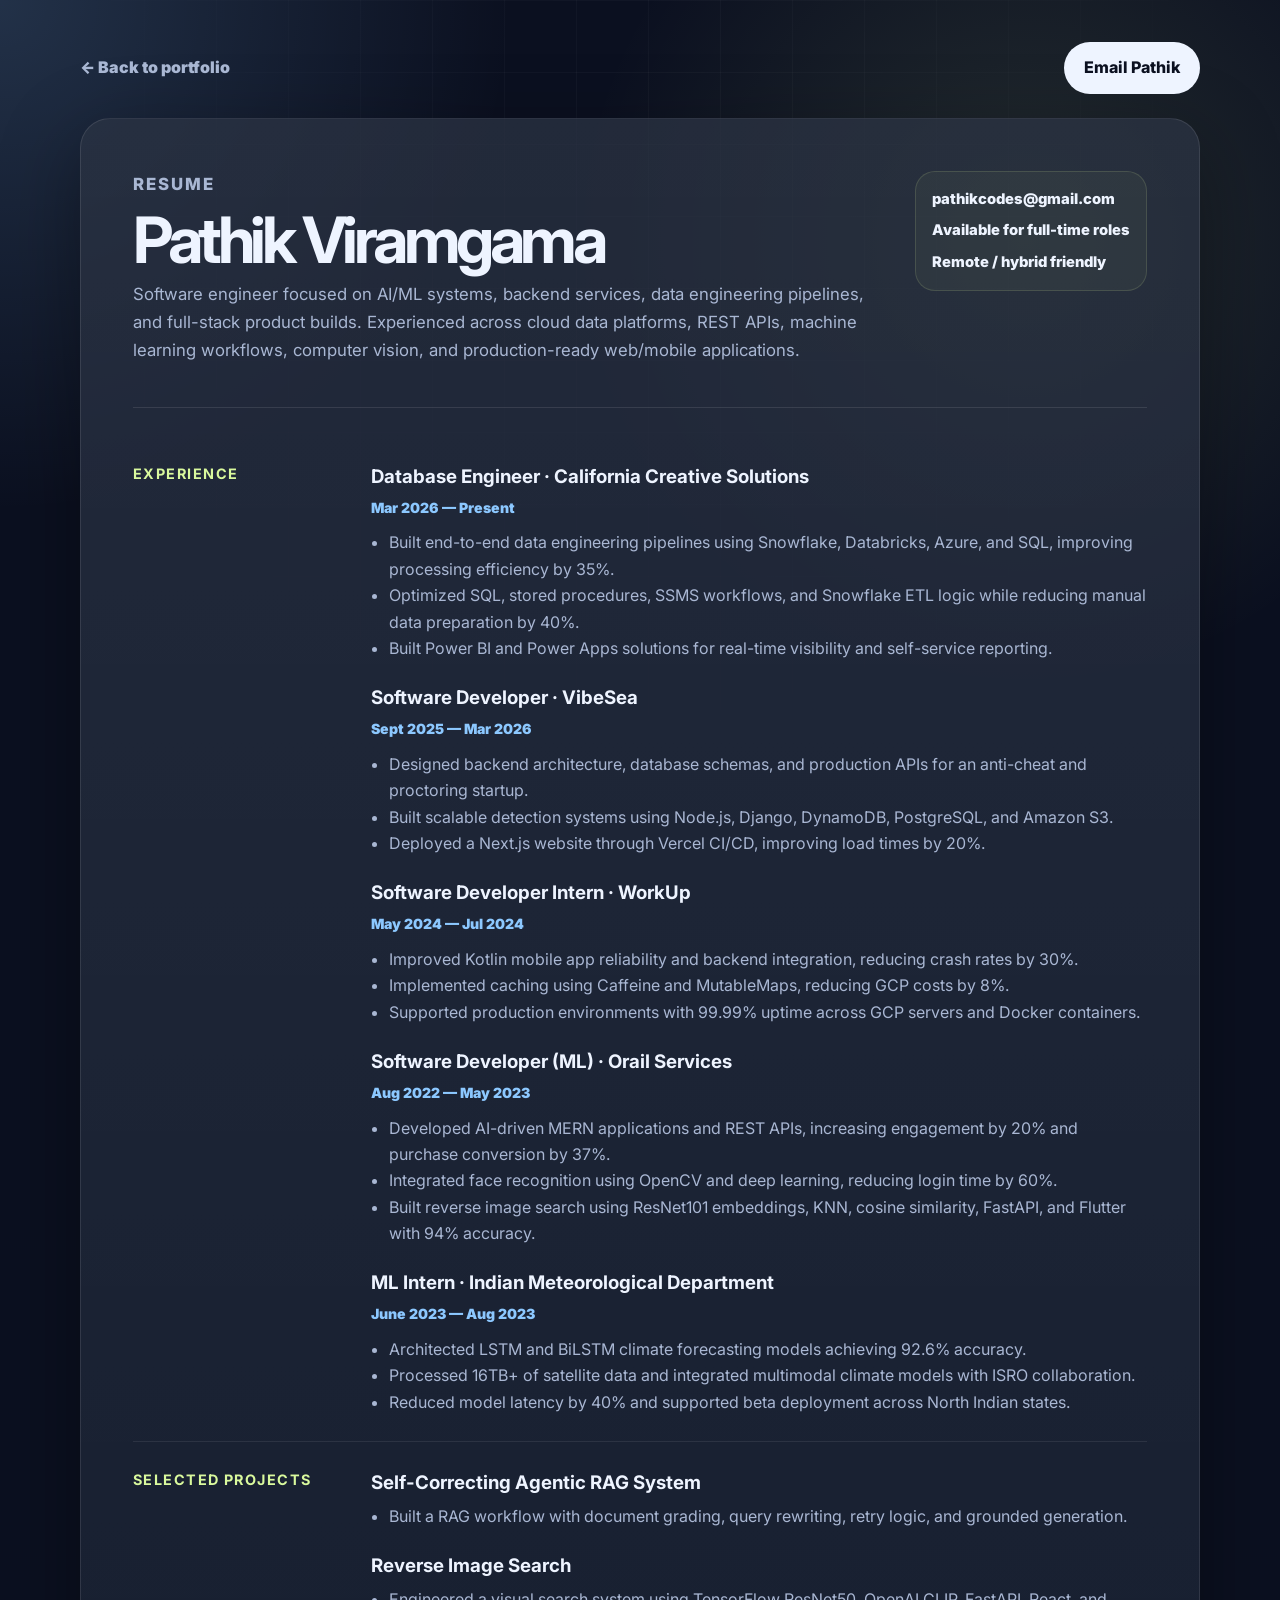
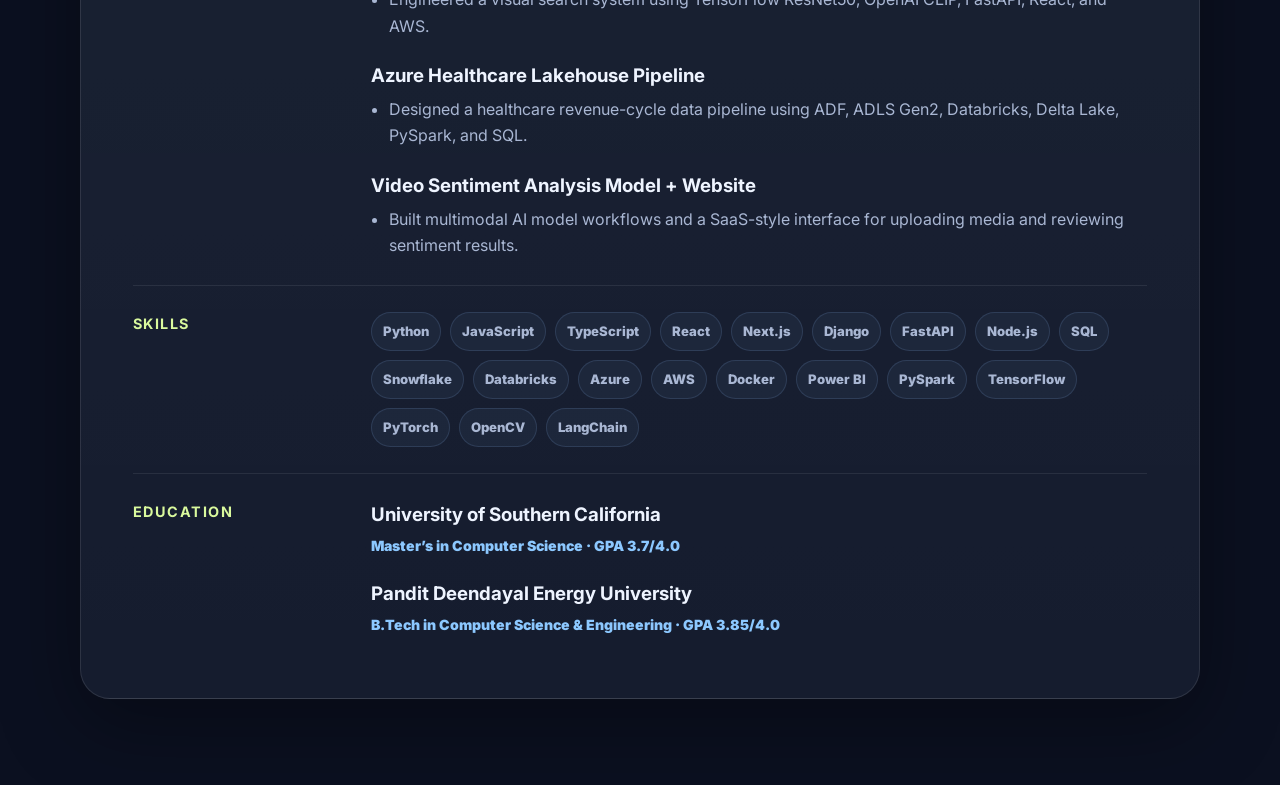
<file: resume.html>
<!DOCTYPE html>
<html lang="en">

<head>
  <link rel="icon" type="image/svg+xml" href="assets/icons/favicon.svg" />
  <link rel="shortcut icon" href="assets/icons/favicon.svg" />
  <meta charset="UTF-8" />
  <meta name="viewport" content="width=device-width, initial-scale=1.0" />
  <title>Pathik Viramgama · Resume</title>
  <link rel="preconnect" href="https://fonts.googleapis.com" />
  <link rel="preconnect" href="https://fonts.gstatic.com" crossorigin />
  <link href="https://fonts.googleapis.com/css2?family=Inter:wght@400;600;700;800;900&display=swap" rel="stylesheet" />
  <link rel="stylesheet" href="style.css" />
</head>

<body class="resume-page-body">
  <main class="resume-page container">
    <div class="resume-topbar">
      <a class="resume-back" href="index.html#contact">← Back to portfolio</a>
      <a class="btn primary" href="mailto:pathikcodes@gmail.com">Email Pathik</a>
    </div>

    <article class="resume-sheet">
      <header class="resume-hero">
        <div>
          <p class="eyebrow">Resume</p>
          <h1>Pathik Viramgama</h1>
          <p>Software engineer focused on AI/ML systems, backend services, data engineering pipelines, and full-stack
            product builds. Experienced across cloud data platforms, REST APIs, machine learning workflows, computer
            vision, and production-ready web/mobile applications.</p>
        </div>
        <aside class="resume-contact">
          <a href="mailto:pathikcodes@gmail.com">pathikcodes@gmail.com</a>
          <span>Available for full-time roles</span>
          <span>Remote / hybrid friendly</span>
        </aside>
      </header>

      <section class="resume-section">
        <h2>Experience</h2>
        <div>
          <div class="resume-item">
            <h3>Database Engineer · California Creative Solutions</h3>
            <p class="resume-meta">Mar 2026 — Present</p>
            <ul>
              <li>Built end-to-end data engineering pipelines using Snowflake, Databricks, Azure, and SQL, improving
                processing efficiency by 35%.</li>
              <li>Optimized SQL, stored procedures, SSMS workflows, and Snowflake ETL logic while reducing manual data
                preparation by 40%.</li>
              <li>Built Power BI and Power Apps solutions for real-time visibility and self-service reporting.</li>
            </ul>
          </div>

          <div class="resume-item">
            <h3>Software Developer · VibeSea</h3>
            <p class="resume-meta">Sept 2025 — Mar 2026</p>
            <ul>
              <li>Designed backend architecture, database schemas, and production APIs for an anti-cheat and proctoring
                startup.</li>
              <li>Built scalable detection systems using Node.js, Django, DynamoDB, PostgreSQL, and Amazon S3.</li>
              <li>Deployed a Next.js website through Vercel CI/CD, improving load times by 20%.</li>
            </ul>
          </div>

          <div class="resume-item">
            <h3>Software Developer Intern · WorkUp</h3>
            <p class="resume-meta">May 2024 — Jul 2024</p>
            <ul>
              <li>Improved Kotlin mobile app reliability and backend integration, reducing crash rates by 30%.</li>
              <li>Implemented caching using Caffeine and MutableMaps, reducing GCP costs by 8%.</li>
              <li>Supported production environments with 99.99% uptime across GCP servers and Docker containers.</li>
            </ul>
          </div>

          <div class="resume-item">
            <h3>Software Developer (ML) · Orail Services</h3>
            <p class="resume-meta">Aug 2022 — May 2023</p>
            <ul>
              <li>Developed AI-driven MERN applications and REST APIs, increasing engagement by 20% and purchase
                conversion by 37%.</li>
              <li>Integrated face recognition using OpenCV and deep learning, reducing login time by 60%.</li>
              <li>Built reverse image search using ResNet101 embeddings, KNN, cosine similarity, FastAPI, and Flutter
                with 94% accuracy.</li>
            </ul>
          </div>

          <div class="resume-item">
            <h3>ML Intern · Indian Meteorological Department</h3>
            <p class="resume-meta">June 2023 — Aug 2023</p>
            <ul>
              <li>Architected LSTM and BiLSTM climate forecasting models achieving 92.6% accuracy.</li>
              <li>Processed 16TB+ of satellite data and integrated multimodal climate models with ISRO collaboration.
              </li>
              <li>Reduced model latency by 40% and supported beta deployment across North Indian states.</li>
            </ul>
          </div>
        </div>
      </section>

      <section class="resume-section">
        <h2>Selected Projects</h2>
        <div>
          <div class="resume-item">
            <h3>Self-Correcting Agentic RAG System</h3>
            <ul>
              <li>Built a RAG workflow with document grading, query rewriting, retry logic, and grounded generation.
              </li>
            </ul>
          </div>
          <div class="resume-item">
            <h3>Reverse Image Search</h3>
            <ul>
              <li>Engineered a visual search system using TensorFlow ResNet50, OpenAI CLIP, FastAPI, React, and AWS.
              </li>
            </ul>
          </div>
          <div class="resume-item">
            <h3>Azure Healthcare Lakehouse Pipeline</h3>
            <ul>
              <li>Designed a healthcare revenue-cycle data pipeline using ADF, ADLS Gen2, Databricks, Delta Lake,
                PySpark, and SQL.</li>
            </ul>
          </div>
          <div class="resume-item">
            <h3>Video Sentiment Analysis Model + Website</h3>
            <ul>
              <li>Built multimodal AI model workflows and a SaaS-style interface for uploading media and reviewing
                sentiment results.</li>
            </ul>
          </div>
        </div>
      </section>

      <section class="resume-section">
        <h2>Skills</h2>
        <div class="resume-pill-row">
          <span>Python</span><span>JavaScript</span><span>TypeScript</span><span>React</span><span>Next.js</span>
          <span>Django</span><span>FastAPI</span><span>Node.js</span><span>SQL</span><span>Snowflake</span>
          <span>Databricks</span><span>Azure</span><span>AWS</span><span>Docker</span><span>Power BI</span>
          <span>PySpark</span><span>TensorFlow</span><span>PyTorch</span><span>OpenCV</span><span>LangChain</span>
        </div>
      </section>

      <section class="resume-section">
        <h2>Education</h2>
        <div>
          <div class="resume-item">
            <h3>University of Southern California</h3>
            <p class="resume-meta">Master’s in Computer Science · GPA 3.7/4.0</p>
          </div>
          <div class="resume-item">
            <h3>Pandit Deendayal Energy University</h3>
            <p class="resume-meta">B.Tech in Computer Science & Engineering · GPA 3.85/4.0</p>
          </div>
        </div>
      </section>
    </article>
  </main>
</body>

</html>
</file>
<file: style.css>
:root {
  --bg: #0b1020;
  --panel: #111a33;
  --panel-2: #17213f;
  --text: #eef4ff;
  --muted: #a9b7d3;
  --line: rgba(255,255,255,0.1);
  --accent: #8cc8ff;
  --accent-2: #d9f99d;
  --shadow: 0 24px 80px rgba(0,0,0,0.35);
}

* { box-sizing: border-box; }
html { scroll-behavior: smooth; }
body {
  margin: 0;
  font-family: Inter, system-ui, -apple-system, BlinkMacSystemFont, "Segoe UI", sans-serif;
  background:
    radial-gradient(circle at top left, rgba(140,200,255,0.18), transparent 32rem),
    radial-gradient(circle at 80% 10%, rgba(217,249,157,0.12), transparent 28rem),
    var(--bg);
  color: var(--text);
  line-height: 1.6;
}

a { color: inherit; text-decoration: none; }
.container { width: min(1120px, calc(100% - 40px)); margin: 0 auto; }

.site-header {
  position: sticky;
  top: 0;
  z-index: 50;
  background: rgba(11,16,32,0.78);
  backdrop-filter: blur(18px);
  border-bottom: 1px solid var(--line);
}

.nav { display: flex; align-items: center; justify-content: space-between; padding: 18px 0; }
.brand {
  width: 42px; height: 42px; border-radius: 14px;
  display: grid; place-items: center;
  background: linear-gradient(135deg, var(--accent), var(--accent-2));
  color: #0b1020; font-weight: 800;
}
.nav-links { display: flex; align-items: center; gap: 24px; color: var(--muted); font-weight: 600; }
.nav-links a:hover { color: var(--text); }
.nav-cta { color: var(--text) !important; padding: 10px 16px; border: 1px solid var(--line); border-radius: 999px; }
.nav-toggle { display: none; background: none; border: 0; color: var(--text); font-size: 28px; }

.hero { min-height: 84vh; display: grid; grid-template-columns: 1.2fr 0.8fr; gap: 48px; align-items: center; padding: 72px 0; }
.eyebrow { color: var(--accent-2); text-transform: uppercase; letter-spacing: 0.12em; font-size: 0.78rem; font-weight: 800; margin: 0 0 12px; }
h1, h2, h3, p { margin-top: 0; }
h1 { font-size: clamp(3rem, 8vw, 6.8rem); line-height: 0.95; letter-spacing: -0.08em; margin-bottom: 24px; }
h1 span { color: var(--accent); }
.hero-text { color: var(--muted); font-size: clamp(1.1rem, 2vw, 1.35rem); max-width: 720px; }
.hero-actions, .contact-actions { display: flex; flex-wrap: wrap; gap: 14px; margin-top: 30px; }
.btn { border-radius: 999px; padding: 13px 20px; font-weight: 800; transition: transform 0.2s ease, border 0.2s ease; display: inline-flex; align-items: center; }
.btn:hover { transform: translateY(-2px); }
.btn.primary { background: var(--text); color: #0b1020; }
.btn.secondary { border: 1px solid var(--line); color: var(--text); background: rgba(255,255,255,0.04); }

.hero-card, .skill-card, .timeline-item, .project-card, .education-card, .contact-section {
  background: linear-gradient(180deg, rgba(255,255,255,0.08), rgba(255,255,255,0.035));
  border: 1px solid var(--line);
  box-shadow: var(--shadow);
  border-radius: 28px;
}
.hero-card { padding: 30px; }
.avatar { width: 84px; height: 84px; border-radius: 28px; background: var(--panel-2); display: grid; place-items: center; font-size: 1.8rem; font-weight: 900; margin-bottom: 24px; border: 1px solid var(--line); }
.hero-card h2 { font-size: 1.6rem; line-height: 1.2; }
.hero-card p, .about-grid p, .timeline-item p, .project-card p, .education-card p, .contact-section p { color: var(--muted); }
.quick-stats { display: grid; grid-template-columns: repeat(3, 1fr); gap: 12px; margin-top: 28px; }
.quick-stats div { padding: 14px; border: 1px solid var(--line); border-radius: 18px; background: rgba(255,255,255,0.04); }
.quick-stats strong { display: block; font-size: 1.4rem; color: var(--accent-2); }
.quick-stats span { display: block; color: var(--muted); font-size: 0.78rem; line-height: 1.25; }

.section { padding: 82px 0; }
.section-heading { max-width: 780px; margin-bottom: 32px; }
.section-heading h2 { font-size: clamp(2rem, 4vw, 3.2rem); line-height: 1.05; letter-spacing: -0.04em; }
.about-grid { display: grid; grid-template-columns: 1fr 1fr; gap: 28px; font-size: 1.05rem; }
.skill-grid, .project-grid, .education-grid { display: grid; grid-template-columns: repeat(3, 1fr); gap: 18px; }
.skill-card, .project-card, .education-card { padding: 24px; box-shadow: none; }
.skill-card h3, .project-card h3, .education-card h3 { margin-bottom: 10px; }
.skill-card p { color: var(--muted); margin-bottom: 0; }

.timeline { display: grid; gap: 18px; }
.timeline-item { padding: 26px; box-shadow: none; }
.timeline-item .date { color: var(--accent-2); font-weight: 800; font-size: 0.86rem; }
.timeline-item h3 { margin: 8px 0 10px; font-size: 1.35rem; }
ul { margin-bottom: 0; color: var(--muted); padding-left: 22px; }

.tags { display: flex; flex-wrap: wrap; gap: 8px; margin-top: 18px; }
.tags span { font-size: 0.8rem; color: var(--accent-2); background: rgba(217,249,157,0.08); border: 1px solid rgba(217,249,157,0.16); padding: 6px 10px; border-radius: 999px; font-weight: 700; }
.education-grid { grid-template-columns: 1fr 1fr; }
.education-card span { color: var(--accent); font-weight: 700; }
.contact-section { padding: 34px; display: flex; align-items: center; justify-content: space-between; gap: 24px; }
.footer { border-top: 1px solid var(--line); color: var(--muted); }
.footer-inner { padding: 28px 0; display: flex; justify-content: space-between; gap: 16px; }

@media (max-width: 860px) {
  .nav-toggle { display: block; }
  .nav-links { display: none; position: absolute; top: 78px; left: 20px; right: 20px; flex-direction: column; padding: 20px; background: var(--panel); border: 1px solid var(--line); border-radius: 20px; }
  .nav-links.open { display: flex; }
  .hero, .about-grid, .skill-grid, .project-grid, .education-grid, .contact-section { grid-template-columns: 1fr; }
  .hero { min-height: auto; padding-top: 48px; }
  .quick-stats { grid-template-columns: 1fr; }
  .contact-section { align-items: flex-start; }
}

/* Interactive polish */
body {
  overflow-x: hidden;
}

body::before {
  content: "";
  position: fixed;
  inset: 0;
  pointer-events: none;
  z-index: -2;
  background-image:
    linear-gradient(rgba(255,255,255,0.035) 1px, transparent 1px),
    linear-gradient(90deg, rgba(255,255,255,0.035) 1px, transparent 1px);
  background-size: 72px 72px;
  mask-image: radial-gradient(circle at 50% 18%, black, transparent 68%);
}

.background-bubbles {
  position: fixed;
  inset: 0;
  pointer-events: none;
  overflow: hidden;
  z-index: -1;
}

.background-bubbles span {
  --mx: 0px;
  --my: 0px;
  position: absolute;
  width: clamp(90px, 12vw, 180px);
  aspect-ratio: 1;
  border-radius: 999px;
  background: radial-gradient(circle at 30% 30%, rgba(255,255,255,0.42), rgba(140,200,255,0.14) 35%, rgba(217,249,157,0.08) 65%, transparent 72%);
  border: 1px solid rgba(255,255,255,0.10);
  filter: blur(0.2px);
  opacity: 0.55;
  transform: translate(var(--mx), var(--my));
  animation: bubbleFloat 11s ease-in-out infinite;
  transition: transform 0.45s ease-out, opacity 0.25s ease;
}

.background-bubbles span:nth-child(1) { left: 5%; top: 16%; animation-delay: -1s; }
.background-bubbles span:nth-child(2) { right: 9%; top: 18%; width: clamp(70px, 10vw, 140px); animation-delay: -4s; }
.background-bubbles span:nth-child(3) { left: 12%; bottom: 18%; width: clamp(60px, 8vw, 120px); animation-delay: -7s; }
.background-bubbles span:nth-child(4) { right: 17%; bottom: 15%; animation-delay: -2s; }
.background-bubbles span:nth-child(5) { left: 46%; top: 42%; width: clamp(45px, 7vw, 90px); animation-delay: -9s; }
.background-bubbles span:nth-child(6) { right: 35%; bottom: 34%; width: clamp(55px, 8vw, 110px); animation-delay: -6s; }

@keyframes bubbleFloat {
  0%, 100% { margin-top: 0; margin-left: 0; }
  35% { margin-top: -24px; margin-left: 18px; }
  70% { margin-top: 18px; margin-left: -14px; }
}

.cursor-dot,
.cursor-ring {
  position: fixed;
  top: 0;
  left: 0;
  pointer-events: none;
  z-index: 9999;
  display: none;
}

.cursor-dot {
  width: 8px;
  height: 8px;
  margin: -4px 0 0 -4px;
  border-radius: 50%;
  background: var(--accent-2);
  box-shadow: 0 0 18px rgba(217,249,157,0.7);
}

.cursor-ring {
  width: 38px;
  height: 38px;
  margin: -19px 0 0 -19px;
  border-radius: 50%;
  border: 1px solid rgba(140,200,255,0.75);
  box-shadow: 0 0 35px rgba(140,200,255,0.25);
  transition: width 0.2s ease, height 0.2s ease, margin 0.2s ease, background 0.2s ease, border 0.2s ease;
}

@media (pointer: fine) {
  body {  }
  body a, body button { cursor: none; }
  .cursor-dot, .cursor-ring { display: block; }
  body.cursor-hover .cursor-ring {
    width: 68px;
    height: 68px;
    margin: -34px 0 0 -34px;
    background: rgba(140,200,255,0.08);
    border-color: rgba(217,249,157,0.95);
  }
  body.cursor-hover .cursor-dot { background: var(--accent); }
}

.brand, .avatar, .btn, .nav-links a, .skill-card, .project-card, .timeline-item, .education-card, .hero-card, .quick-stats div, .tags span {
  will-change: transform;
}

.brand {
  position: relative;
  overflow: hidden;
  transition: transform 0.22s ease, box-shadow 0.22s ease;
}

.brand::after, .btn::after, .project-card::after, .skill-card::after {
  content: "";
  position: absolute;
  inset: -60% -90%;
  background: linear-gradient(115deg, transparent 35%, rgba(255,255,255,0.30), transparent 65%);
  transform: translateX(-70%) rotate(8deg);
  transition: transform 0.65s ease;
  pointer-events: none;
}

.brand:hover { transform: rotate(-6deg) scale(1.08); box-shadow: 0 14px 34px rgba(140,200,255,0.25); }
.brand:hover::after, .btn:hover::after, .project-card:hover::after, .skill-card:hover::after { transform: translateX(70%) rotate(8deg); }

.btn {
  position: relative;
  overflow: hidden;
  box-shadow: 0 0 0 rgba(140,200,255,0);
}

.btn:hover {
  transform: translateY(-4px) scale(1.02);
  box-shadow: 0 16px 38px rgba(140,200,255,0.18);
}

.nav-links a {
  position: relative;
  transition: color 0.2s ease, transform 0.2s ease;
}

.nav-links a:not(.nav-cta)::after {
  content: "";
  position: absolute;
  left: 0;
  right: 0;
  bottom: -7px;
  height: 2px;
  background: linear-gradient(90deg, var(--accent), var(--accent-2));
  transform: scaleX(0);
  transform-origin: right;
  transition: transform 0.24s ease;
}

.nav-links a:hover {
  transform: translateY(-2px);
}

.nav-links a:hover::after {
  transform: scaleX(1);
  transform-origin: left;
}

.hero-card {
  position: relative;
  animation: cardFloat 7s ease-in-out infinite;
}

.hero-card::before {
  content: "";
  position: absolute;
  inset: -1px;
  border-radius: inherit;
  padding: 1px;
  background: linear-gradient(135deg, rgba(140,200,255,0.8), transparent 35%, rgba(217,249,157,0.65));
  -webkit-mask: linear-gradient(#000 0 0) content-box, linear-gradient(#000 0 0);
  -webkit-mask-composite: xor;
  mask-composite: exclude;
  opacity: 0.6;
  pointer-events: none;
}

@keyframes cardFloat {
  0%, 100% { transform: translateY(0); }
  50% { transform: translateY(-12px); }
}

.skill-card, .project-card, .timeline-item, .education-card, .quick-stats div {
  transition: transform 0.24s ease, border-color 0.24s ease, background 0.24s ease, box-shadow 0.24s ease;
}

.skill-card:hover, .project-card:hover, .timeline-item:hover, .education-card:hover {
  transform: translateY(-8px);
  border-color: rgba(140,200,255,0.45);
  background: linear-gradient(180deg, rgba(140,200,255,0.12), rgba(255,255,255,0.045));
  box-shadow: 0 24px 60px rgba(0,0,0,0.25);
}

.quick-stats div:hover {
  transform: translateY(-5px) scale(1.03);
  border-color: rgba(217,249,157,0.40);
  background: rgba(217,249,157,0.08);
}

.tags span {
  transition: transform 0.2s ease, background 0.2s ease, border-color 0.2s ease;
}

.tags span:hover {
  transform: translateY(-3px) rotate(-1deg);
  background: rgba(217,249,157,0.14);
  border-color: rgba(217,249,157,0.34);
}

.reveal {
  opacity: 0;
  transform: translateY(18px);
  transition: opacity 0.65s ease, transform 0.65s ease;
}

.reveal.visible {
  opacity: 1;
  transform: translateY(0);
}

@media (prefers-reduced-motion: reduce) {
  *, *::before, *::after {
    animation-duration: 0.001ms !important;
    animation-iteration-count: 1 !important;
    scroll-behavior: auto !important;
    transition-duration: 0.001ms !important;
  }
  body { cursor: auto; }
  body a, body button { cursor: pointer; }
  .cursor-dot, .cursor-ring { display: none !important; }
}


/* Project section refinements */
.section-subtitle {
  color: var(--muted);
  font-size: 1.02rem;
  max-width: 720px;
  margin-top: -12px;
}

.project-card {
  min-height: 260px;
  display: flex;
  flex-direction: column;
}

.project-card p {
  flex: 1;
}

.project-card h3 {
  letter-spacing: -0.02em;
}

@media (max-width: 1100px) {
  .project-grid {
    grid-template-columns: repeat(2, 1fr);
  }
}

@media (max-width: 680px) {
  .project-grid {
    grid-template-columns: 1fr;
  }
}


/* Cursor visibility fix */
body {
  cursor: auto;
}

.cursor-dot,
.cursor-outline,
.custom-cursor,
.cursor,
.cursor-ring {
  position: fixed;
  top: 0;
  left: 0;
  pointer-events: none;
  z-index: 2147483647;
  opacity: 1;
  visibility: visible;
  mix-blend-mode: difference;
  transform: translate(-50%, -50%);
}

.cursor-dot {
  width: 10px;
  height: 10px;
  border-radius: 999px;
  background: #ffffff;
  box-shadow: 0 0 18px rgba(255, 255, 255, 0.9);
}

.cursor-outline,
.cursor-ring {
  width: 34px;
  height: 34px;
  border: 2px solid rgba(255, 255, 255, 0.95);
  border-radius: 999px;
  transition: width 0.18s ease, height 0.18s ease, border-color 0.18s ease, background 0.18s ease;
}

.cursor-outline.hover,
.cursor-ring.hover {
  width: 56px;
  height: 56px;
  background: rgba(255, 255, 255, 0.12);
  border-color: rgba(255, 255, 255, 1);
}

@media (hover: none), (pointer: coarse) {
  .cursor-dot,
  .cursor-outline,
  .custom-cursor,
  .cursor,
  .cursor-ring {
    display: none !important;
  }

  body {
    cursor: auto;
  }
}


/* Sectioned project layout */
.project-sections {
  display: grid;
  gap: 34px;
}

.project-category {
  position: relative;
}

.project-category-heading {
  display: flex;
  align-items: end;
  justify-content: space-between;
  gap: 16px;
  margin-bottom: 16px;
  padding-bottom: 12px;
  border-bottom: 1px solid var(--border);
}

.project-category-heading h3 {
  font-size: 1.35rem;
  letter-spacing: -0.03em;
}

.project-category-heading span {
  color: var(--muted);
  font-size: 0.92rem;
}

.project-link {
  color: inherit;
  text-decoration: none;
  position: relative;
  overflow: hidden;
}

.project-link:visited {
  color: inherit;
}

.project-cta {
  display: inline-flex;
  align-items: center;
  gap: 6px;
  margin-top: 18px;
  color: var(--accent);
  font-weight: 700;
  font-size: 0.95rem;
  transition: transform 0.25s ease;
}

.project-link:hover .project-cta {
  transform: translateX(6px);
}

.project-link:hover h3 {
  color: var(--accent);
}

.project-card {
  min-height: 285px;
}

.section-subtitle code {
  color: var(--accent);
  font-size: 0.92em;
}

@media (max-width: 720px) {
  .project-category-heading {
    align-items: flex-start;
    flex-direction: column;
  }
}

.project-link {
  cursor: pointer;
}


/* Beautified project category headings */
.project-sections {
  gap: 44px;
}

.project-category {
  padding-top: 4px;
}

.project-category-heading {
  display: flex;
  align-items: center;
  justify-content: flex-start;
  margin-bottom: 18px;
  padding-bottom: 0;
  border-bottom: none;
}

.project-category-heading h3 {
  display: inline-flex;
  align-items: center;
  gap: 12px;
  margin: 0;
  font-size: clamp(1.15rem, 2vw, 1.45rem);
  letter-spacing: -0.035em;
  line-height: 1.1;
}

.project-category-heading h3::before {
  content: "";
  width: 34px;
  height: 2px;
  border-radius: 999px;
  background: linear-gradient(90deg, var(--accent), transparent);
  box-shadow: 0 0 16px rgba(99, 102, 241, 0.45);
}

.project-category-heading h3 span {
  display: inline-flex;
  padding: 9px 16px;
  border: 1px solid var(--border);
  border-radius: 999px;
  background: linear-gradient(135deg, rgba(255,255,255,0.08), rgba(255,255,255,0.025));
  backdrop-filter: blur(10px);
  box-shadow: 0 10px 30px rgba(0,0,0,0.16);
}

.project-category-heading span:not(h3 span) {
  display: none !important;
}

.project-category + .project-category {
  position: relative;
}

.project-category + .project-category::before {
  content: "";
  position: absolute;
  top: -22px;
  left: 0;
  right: 0;
  height: 1px;
  background: linear-gradient(90deg, transparent, var(--border), transparent);
  opacity: 0.7;
}

@media (max-width: 720px) {
  .project-category-heading {
    align-items: flex-start;
    flex-direction: row;
  }

  .project-category-heading h3::before {
    width: 24px;
  }

  .project-category-heading h3 span {
    padding: 8px 13px;
  }
}


/* Photo enhancements */
.brand-photo {
  width: 46px;
  height: 46px;
  padding: 0;
  overflow: hidden;
  border-radius: 50%;
  border: 1px solid rgba(255,255,255,0.16);
  background: transparent;
}

.brand-photo img {
  width: 100%;
  height: 100%;
  object-fit: cover;
  display: block;
}

.avatar-photo {
  width: 116px;
  height: 116px;
  padding: 0;
  border-radius: 50%;
  overflow: hidden;
  border: 3px solid rgba(140,200,255,0.28);
  box-shadow: 0 16px 40px rgba(0,0,0,0.22), 0 0 0 8px rgba(255,255,255,0.03);
}

.avatar-photo img {
  width: 100%;
  height: 100%;
  object-fit: cover;
  display: block;
}

.about-intro-grid {
  display: grid;
  grid-template-columns: minmax(260px, 420px) 1fr;
  gap: 28px;
  align-items: center;
}

.about-photo-card {
  padding: 12px;
}

.about-photo {
  width: 100%;
  aspect-ratio: 4 / 5;
  object-fit: cover;
  object-position: center top;
  display: block;
  border-radius: 24px;
}

.about-copy-stack {
  display: grid;
  gap: 16px;
}

.about-copy-stack p {
  margin: 0;
}

@media (max-width: 860px) {
  .about-intro-grid {
    grid-template-columns: 1fr;
  }

  .about-photo-card {
    max-width: 420px;
  }
}


/* Animated navbar cat widget */
.nav {
  position: relative;
  gap: 18px;
}

.cat-playground {
  position: relative;
  flex: 1;
  height: 54px;
  min-width: 180px;
  margin: 0 18px;
  overflow: hidden;
  pointer-events: none;
}

.nav-cat {
  --cat-x: 12px;
  position: absolute;
  left: 0;
  top: 50%;
  width: 58px;
  height: 42px;
  border: 0;
  padding: 0;
  background: transparent;
  transform: translate(var(--cat-x), -50%);
  pointer-events: auto;
  cursor: pointer;
  animation: catWalk 12s ease-in-out infinite alternate;
  filter: drop-shadow(0 8px 14px rgba(0,0,0,0.25));
}

.cat-body {
  position: absolute;
  left: 12px;
  top: 8px;
  width: 36px;
  height: 30px;
  border-radius: 45% 45% 48% 48%;
  background: linear-gradient(135deg, #f8fafc, #cbd5e1);
  border: 1px solid rgba(255,255,255,0.55);
  box-shadow: inset -6px -8px 10px rgba(30,41,59,0.12);
  animation: catBob 1.4s ease-in-out infinite;
}

.cat-tail {
  position: absolute;
  left: 1px;
  top: 15px;
  width: 24px;
  height: 8px;
  border-radius: 999px;
  border-top: 5px solid #cbd5e1;
  transform-origin: right center;
  transform: rotate(22deg);
  animation: tailWag 1.05s ease-in-out infinite;
}

.cat-ear {
  position: absolute;
  top: -7px;
  width: 13px;
  height: 13px;
  background: #e2e8f0;
  border: 1px solid rgba(255,255,255,0.55);
  clip-path: polygon(50% 0%, 0% 100%, 100% 100%);
}

.cat-ear-left {
  left: 4px;
  transform: rotate(-18deg);
}

.cat-ear-right {
  right: 4px;
  transform: rotate(18deg);
}

.cat-face {
  position: absolute;
  inset: 0;
}

.cat-eye {
  position: absolute;
  top: 11px;
  width: 4px;
  height: 6px;
  border-radius: 999px;
  background: #0f172a;
  animation: catBlink 4.4s infinite;
}

.cat-eye.left { left: 11px; }
.cat-eye.right { right: 11px; }

.cat-nose {
  position: absolute;
  left: 50%;
  top: 17px;
  width: 5px;
  height: 4px;
  border-radius: 60% 60% 70% 70%;
  background: #fb7185;
  transform: translateX(-50%);
}

.cat-mouth {
  position: absolute;
  left: 50%;
  top: 18px;
  transform: translateX(-50%) scale(0.72);
  color: #334155;
  font-size: 11px;
  font-weight: 700;
  line-height: 1;
}

.purr-bubble {
  position: absolute;
  left: 42px;
  top: -3px;
  padding: 4px 8px;
  border-radius: 999px;
  background: rgba(217,249,157,0.16);
  border: 1px solid rgba(217,249,157,0.28);
  color: var(--accent-2);
  font-size: 0.72rem;
  font-weight: 800;
  opacity: 0;
  transform: translateY(8px) scale(0.9);
  transition: opacity 0.18s ease, transform 0.18s ease;
  white-space: nowrap;
}

.nav-cat.is-purring .purr-bubble {
  opacity: 1;
  transform: translateY(-4px) scale(1);
}

.nav-cat.is-purring .cat-body {
  animation: catBob 0.25s ease-in-out infinite;
}

.nav-cat:hover .cat-body {
  background: linear-gradient(135deg, #ffffff, #d9f99d);
}

@keyframes catWalk {
  0% { transform: translate(6px, -50%) rotate(0deg); }
  12% { transform: translate(18%, -52%) rotate(-2deg); }
  27% { transform: translate(38%, -48%) rotate(2deg); }
  43% { transform: translate(55%, -52%) rotate(-1deg); }
  58% { transform: translate(72%, -50%) rotate(1deg); }
  75% { transform: translate(50%, -47%) rotate(-2deg); }
  100% { transform: translate(calc(100% - 66px), -50%) rotate(0deg); }
}

@keyframes catBob {
  0%, 100% { transform: translateY(0); }
  50% { transform: translateY(-3px); }
}

@keyframes tailWag {
  0%, 100% { transform: rotate(20deg); }
  50% { transform: rotate(42deg); }
}

@keyframes catBlink {
  0%, 92%, 100% { transform: scaleY(1); }
  95% { transform: scaleY(0.12); }
}

@media (max-width: 860px) {
  .cat-playground {
    display: none;
  }
}


/* Education + contact polish */
.education-showcase {
  display: grid;
  grid-template-columns: repeat(2, minmax(0, 1fr));
  gap: 18px;
}

.education-feature {
  position: relative;
  overflow: hidden;
  padding: 30px;
}

.education-feature::before {
  content: "";
  position: absolute;
  inset: -1px;
  background:
    radial-gradient(circle at 15% 0%, rgba(140,200,255,0.18), transparent 35%),
    radial-gradient(circle at 85% 20%, rgba(217,249,157,0.11), transparent 38%);
  opacity: 0.9;
  pointer-events: none;
}

.education-feature > * {
  position: relative;
  z-index: 1;
}

.education-topline {
  display: flex;
  align-items: center;
  justify-content: space-between;
  margin-bottom: 22px;
}

.school-mark {
  width: 58px;
  height: 58px;
  border-radius: 18px;
  display: inline-flex;
  align-items: center;
  justify-content: center;
  background: linear-gradient(135deg, rgba(140,200,255,0.26), rgba(217,249,157,0.14));
  border: 1px solid rgba(255,255,255,0.14);
  color: var(--text);
  font-weight: 900;
  letter-spacing: -0.05em;
  box-shadow: 0 14px 30px rgba(0,0,0,0.18);
}

.edu-chip {
  color: var(--accent-2);
  background: rgba(217,249,157,0.08);
  border: 1px solid rgba(217,249,157,0.18);
  padding: 7px 12px;
  border-radius: 999px;
  font-size: 0.8rem;
  font-weight: 800;
}

.edu-meta {
  display: flex;
  flex-wrap: wrap;
  gap: 10px;
  margin: 18px 0 0;
}

.edu-meta span {
  color: var(--muted);
  background: rgba(255,255,255,0.045);
  border: 1px solid rgba(255,255,255,0.08);
  padding: 8px 11px;
  border-radius: 999px;
  font-size: 0.88rem;
  font-weight: 650;
}

.edu-focus {
  display: flex;
  flex-wrap: wrap;
  gap: 8px;
  margin-top: 18px;
}

.edu-focus span {
  color: var(--accent);
  background: rgba(140,200,255,0.08);
  border: 1px solid rgba(140,200,255,0.18);
  padding: 7px 10px;
  border-radius: 999px;
  font-size: 0.78rem;
  font-weight: 800;
}

.contact-upgraded {
  position: relative;
  overflow: hidden;
  padding: 38px;
  align-items: stretch;
}

.contact-upgraded::before {
  content: "";
  position: absolute;
  inset: 0;
  background:
    radial-gradient(circle at 12% 12%, rgba(140,200,255,0.18), transparent 32%),
    radial-gradient(circle at 85% 60%, rgba(217,249,157,0.12), transparent 36%);
  pointer-events: none;
}

.contact-upgraded > * {
  position: relative;
  z-index: 1;
}

.contact-copy {
  max-width: 650px;
}

.contact-highlights {
  display: flex;
  flex-wrap: wrap;
  gap: 10px;
  margin-top: 20px;
}

.contact-highlights span {
  color: var(--accent-2);
  background: rgba(217,249,157,0.07);
  border: 1px solid rgba(217,249,157,0.16);
  padding: 8px 12px;
  border-radius: 999px;
  font-size: 0.86rem;
  font-weight: 800;
}

.contact-panel {
  display: grid;
  gap: 14px;
  align-content: center;
  justify-items: end;
  min-width: 320px;
}

.contact-mini-card {
  width: 100%;
  max-width: 360px;
  padding: 18px;
  border-radius: 22px;
  background: rgba(255,255,255,0.055);
  border: 1px solid rgba(255,255,255,0.10);
  box-shadow: inset 0 1px 0 rgba(255,255,255,0.08);
}

.mini-label {
  display: block;
  color: var(--muted);
  font-size: 0.82rem;
  font-weight: 800;
  letter-spacing: 0.08em;
  text-transform: uppercase;
  margin-bottom: 8px;
}

.contact-mini-card strong {
  color: var(--text);
  font-size: 1.05rem;
}

.contact-actions {
  display: flex;
  flex-wrap: wrap;
  justify-content: flex-end;
  gap: 12px;
}

@media (max-width: 900px) {
  .education-showcase {
    grid-template-columns: 1fr;
  }

  .contact-panel {
    justify-items: start;
    min-width: 0;
  }

  .contact-actions {
    justify-content: flex-start;
  }
}


/* Certifications and papers section */
.certifications-section {
  position: relative;
}

.cert-grid {
  display: grid;
  grid-template-columns: repeat(3, minmax(0, 1fr));
  gap: 18px;
}

.cert-card {
  position: relative;
  display: grid;
  grid-template-columns: auto 1fr auto;
  gap: 16px;
  align-items: start;
  padding: 24px;
  color: inherit;
  text-decoration: none;
  min-height: 210px;
  overflow: hidden;
  transition: transform 0.25s ease, border-color 0.25s ease, background 0.25s ease;
}

.cert-card::before {
  content: "";
  position: absolute;
  inset: -1px;
  background:
    radial-gradient(circle at 15% 0%, rgba(140,200,255,0.17), transparent 34%),
    radial-gradient(circle at 92% 82%, rgba(217,249,157,0.12), transparent 35%);
  opacity: 0;
  transition: opacity 0.25s ease;
  pointer-events: none;
}

.cert-card > * {
  position: relative;
  z-index: 1;
}

.cert-card:hover {
  transform: translateY(-8px);
  border-color: rgba(140,200,255,0.34);
}

.cert-card:hover::before {
  opacity: 1;
}

.cert-icon {
  width: 48px;
  height: 48px;
  border-radius: 16px;
  display: inline-flex;
  align-items: center;
  justify-content: center;
  background: linear-gradient(135deg, rgba(140,200,255,0.25), rgba(217,249,157,0.12));
  border: 1px solid rgba(255,255,255,0.14);
  color: var(--text);
  font-weight: 900;
  letter-spacing: -0.04em;
  box-shadow: 0 14px 30px rgba(0,0,0,0.16);
}

.cert-type {
  display: inline-flex;
  color: var(--accent-2);
  background: rgba(217,249,157,0.07);
  border: 1px solid rgba(217,249,157,0.15);
  padding: 6px 10px;
  border-radius: 999px;
  font-size: 0.74rem;
  font-weight: 900;
  text-transform: uppercase;
  letter-spacing: 0.07em;
  margin-bottom: 12px;
}

.cert-card h3 {
  margin: 0 0 10px;
  font-size: 1.15rem;
  letter-spacing: -0.03em;
}

.cert-card p {
  margin: 0;
  color: var(--muted);
  line-height: 1.65;
}

.cert-arrow {
  color: var(--accent);
  font-size: 1.3rem;
  font-weight: 900;
  transition: transform 0.25s ease;
}

.cert-card:hover .cert-arrow {
  transform: translate(4px, -4px);
}

.cert-placeholder {
  opacity: 0.88;
  pointer-events: none;
}

.muted-arrow {
  color: var(--muted);
}

@media (max-width: 980px) {
  .cert-grid {
    grid-template-columns: 1fr;
  }

  .cert-card {
    min-height: auto;
  }
}


/* Education logo images */
.school-logo-wrap {
  padding: 0;
  overflow: hidden;
  background: rgba(255,255,255,0.96);
}

.school-logo {
  width: 100%;
  height: 100%;
  object-fit: contain;
  display: block;
}

.school-logo-usc {
  padding: 6px;
}

.school-logo-pdeu {
  padding: 4px;
}


/* Interactive education hover and click effects */
.education-clickable {
  cursor: pointer;
  transition: transform 0.28s ease, border-color 0.28s ease, box-shadow 0.28s ease;
}

.education-clickable:hover {
  transform: translateY(-8px);
  border-color: rgba(140,200,255,0.36);
  box-shadow: 0 22px 60px rgba(0,0,0,0.22);
}

.education-clickable:hover .school-logo-wrap {
  transform: translateY(-6px) scale(1.08) rotate(-2deg);
  box-shadow: 0 18px 42px rgba(140,200,255,0.18), 0 0 0 8px rgba(255,255,255,0.035);
}

.education-clickable:hover .edu-chip {
  transform: translateY(-4px) scale(1.06);
}

.education-clickable:hover .edu-meta span,
.education-clickable:hover .edu-focus span {
  transform: translateY(-5px) scale(1.055);
  border-color: rgba(217,249,157,0.28);
}

.education-clickable:hover .edu-focus span:nth-child(2) {
  transform: translateY(-9px) scale(1.08);
}

.education-clickable:hover .edu-focus span:nth-child(3) {
  transform: translateY(-6px) scale(1.06);
}

.school-logo-wrap,
.edu-chip,
.edu-meta span,
.edu-focus span {
  transition: transform 0.25s ease, border-color 0.25s ease, box-shadow 0.25s ease, background 0.25s ease;
}

.education-pop-message {
  position: absolute;
  right: 24px;
  bottom: 22px;
  z-index: 3;
  opacity: 0;
  transform: translateY(12px) scale(0.92);
  pointer-events: none;
  padding: 10px 15px;
  border-radius: 999px;
  font-weight: 900;
  letter-spacing: -0.02em;
  background: rgba(255,255,255,0.92);
  color: #111827;
  border: 1px solid rgba(255,255,255,0.5);
  box-shadow: 0 16px 38px rgba(0,0,0,0.26);
  transition: opacity 0.22s ease, transform 0.22s ease;
}

.education-clickable.show-edu-message .education-pop-message {
  opacity: 1;
  transform: translateY(-4px) scale(1);
}

.education-clickable[data-edu-theme="usc"] .education-pop-message {
  color: #990000;
  background: linear-gradient(135deg, #fff7ed, #ffffff);
  border-color: rgba(153,0,0,0.18);
}

.education-clickable[data-edu-theme="usc"].show-edu-message {
  box-shadow: 0 24px 70px rgba(153,0,0,0.20);
}

.education-clickable[data-edu-theme="pdeu"] .education-pop-message {
  color: #0f766e;
  background: linear-gradient(135deg, #ecfeff, #ffffff);
  border-color: rgba(15,118,110,0.18);
}

.education-clickable[data-edu-theme="pdeu"].show-edu-message {
  box-shadow: 0 24px 70px rgba(15,118,110,0.18);
}

@media (max-width: 620px) {
  .education-pop-message {
    left: 24px;
    right: auto;
    bottom: 18px;
    max-width: calc(100% - 48px);
  }
}


/* Recent work interactive hover + company links */
.work-clickable {
  position: relative;
  cursor: pointer;
  overflow: hidden;
  transition: transform 0.28s ease, border-color 0.28s ease, box-shadow 0.28s ease, background 0.28s ease;
}

.work-clickable::before {
  content: "";
  position: absolute;
  inset: -1px;
  background:
    radial-gradient(circle at 14% 0%, rgba(140,200,255,0.16), transparent 34%),
    radial-gradient(circle at 92% 70%, rgba(217,249,157,0.10), transparent 38%);
  opacity: 0;
  transition: opacity 0.25s ease;
  pointer-events: none;
}

.work-clickable > * {
  position: relative;
  z-index: 1;
}

.work-clickable:hover {
  transform: translateY(-8px);
  border-color: rgba(140,200,255,0.36);
  box-shadow: 0 22px 60px rgba(0,0,0,0.22);
}

.work-clickable:hover::before {
  opacity: 1;
}

.work-clickable h3 {
  display: flex;
  align-items: center;
  gap: 10px;
}

.work-clickable h3 a {
  color: inherit;
  text-decoration: none;
  transition: color 0.22s ease;
}

.work-clickable:hover h3 a {
  color: var(--accent);
}

.work-link-arrow {
  color: var(--accent);
  font-size: 1.05rem;
  opacity: 0.65;
  transform: translateY(1px);
  transition: transform 0.24s ease, opacity 0.24s ease;
}

.work-clickable:hover .work-link-arrow {
  opacity: 1;
  transform: translate(5px, -4px);
}

.work-clickable:hover .date {
  transform: translateY(-4px) scale(1.05);
  color: var(--accent-2);
}

.work-clickable:hover li {
  transform: translateY(-4px);
}

.work-clickable:hover li:nth-child(2) {
  transform: translateY(-7px);
}

.work-clickable:hover li:nth-child(3) {
  transform: translateY(-5px);
}

.work-clickable .date,
.work-clickable li {
  transition: transform 0.25s ease, color 0.25s ease;
}

.work-clickable ul {
  display: grid;
  gap: 8px;
}

.work-clickable li {
  padding: 9px 12px;
  border-radius: 14px;
  background: rgba(255,255,255,0.025);
  border: 1px solid rgba(255,255,255,0.055);
}

.work-clickable:hover li {
  border-color: rgba(217,249,157,0.14);
  background: rgba(217,249,157,0.04);
}

@media (max-width: 700px) {
  .work-clickable h3 {
    align-items: flex-start;
  }
}


/* Shiny hover effect for Recent Work bullet chips */
.work-clickable li {
  position: relative;
  overflow: hidden;
  isolation: isolate;
}

.work-clickable li::before {
  content: "";
  position: absolute;
  inset: 0;
  background:
    radial-gradient(circle at var(--shine-x, 50%) var(--shine-y, 50%), rgba(255,255,255,0.16), transparent 34%),
    linear-gradient(115deg, transparent 0%, transparent 38%, rgba(255,255,255,0.34) 48%, rgba(217,249,157,0.22) 52%, transparent 64%, transparent 100%);
  transform: translateX(-120%);
  opacity: 0;
  transition: transform 0.65s ease, opacity 0.25s ease;
  pointer-events: none;
  z-index: -1;
}

.work-clickable li::after {
  content: "";
  position: absolute;
  inset: -1px;
  border-radius: inherit;
  background: linear-gradient(90deg, rgba(140,200,255,0.0), rgba(217,249,157,0.45), rgba(140,200,255,0.0));
  opacity: 0;
  pointer-events: none;
  z-index: -2;
  transition: opacity 0.25s ease;
}

.work-clickable li:hover {
  color: var(--text);
  border-color: rgba(217,249,157,0.38);
  background: rgba(217,249,157,0.075);
  box-shadow:
    0 0 0 1px rgba(217,249,157,0.08),
    0 12px 32px rgba(217,249,157,0.10),
    inset 0 1px 0 rgba(255,255,255,0.16);
  transform: translateY(-7px) scale(1.012);
}

.work-clickable li:hover::before {
  opacity: 1;
  transform: translateX(120%);
}

.work-clickable li:hover::after {
  opacity: 1;
}

.work-clickable:hover li:hover {
  border-color: rgba(217,249,157,0.42);
}


/* Fix Recent Work bullet spacing consistency */
.work-clickable ul {
  display: grid;
  gap: 10px;
  padding-left: 0;
  margin-top: 16px;
  list-style: none;
}

.work-clickable li {
  margin: 0;
  transform: none;
}

.work-clickable:hover li,
.work-clickable:hover li:nth-child(2),
.work-clickable:hover li:nth-child(3) {
  transform: none;
}

.work-clickable li:hover {
  transform: translateY(-3px) scale(1.006);
}

.work-clickable li + li {
  margin-top: 0;
}


/* Profile photo dropdown + add-cat menu */
.profile-menu-wrap {
  position: relative;
  display: inline-flex;
  align-items: center;
  z-index: 50;
}

.profile-menu-trigger {
  border: 0;
  cursor: pointer;
}

.profile-menu-trigger:focus-visible {
  outline: 2px solid var(--accent-2);
  outline-offset: 4px;
}

.profile-dropdown {
  position: absolute;
  top: calc(100% + 12px);
  left: 0;
  width: 210px;
  padding: 10px;
  border-radius: 18px;
  background: rgba(15, 23, 42, 0.94);
  border: 1px solid rgba(255,255,255,0.12);
  box-shadow: 0 24px 60px rgba(0,0,0,0.32);
  backdrop-filter: blur(16px);
  opacity: 0;
  visibility: hidden;
  transform: translateY(-8px) scale(0.96);
  transition: opacity 0.2s ease, transform 0.2s ease, visibility 0.2s ease;
}

.profile-dropdown::before {
  content: "";
  position: absolute;
  top: -7px;
  left: 17px;
  width: 14px;
  height: 14px;
  background: rgba(15, 23, 42, 0.94);
  border-left: 1px solid rgba(255,255,255,0.12);
  border-top: 1px solid rgba(255,255,255,0.12);
  transform: rotate(45deg);
}

.profile-menu-wrap.open .profile-dropdown {
  opacity: 1;
  visibility: visible;
  transform: translateY(0) scale(1);
}

.profile-dropdown a,
.profile-dropdown button {
  width: 100%;
  display: flex;
  align-items: center;
  justify-content: flex-start;
  gap: 8px;
  padding: 11px 12px;
  border-radius: 12px;
  border: 0;
  background: transparent;
  color: var(--text);
  text-decoration: none;
  font: inherit;
  font-weight: 750;
  text-align: left;
  cursor: pointer;
  transition: background 0.18s ease, color 0.18s ease, transform 0.18s ease;
}

.profile-dropdown a:hover,
.profile-dropdown button:hover {
  background: rgba(140,200,255,0.10);
  color: var(--accent-2);
  transform: translateX(3px);
}

.cat-playground.cat-hidden {
  opacity: 0;
  transform: scale(0.84);
  pointer-events: none;
}

.cat-playground.cat-added {
  opacity: 1;
  transform: scale(1);
  pointer-events: none;
  transition: opacity 0.32s ease, transform 0.32s ease;
}

.cat-playground.cat-added .nav-cat {
  pointer-events: auto;
}

.cat-playground.cat-added .nav-cat {
  animation: catWalk 12s ease-in-out infinite alternate, catArrival 0.55s ease-out 1;
}

@keyframes catArrival {
  0% {
    opacity: 0;
    filter: blur(4px) drop-shadow(0 8px 14px rgba(0,0,0,0.25));
  }
  70% {
    opacity: 1;
    transform: translate(24px, -50%) scale(1.15);
  }
  100% {
    opacity: 1;
  }
}

.add-cat-btn.cat-added-label {
  color: var(--accent-2);
}


/* Wobbly unaligned intro photo */
.about-photo-card {
  transform: rotate(-3.5deg) translateY(8px);
  animation: photoWobble 6.5s ease-in-out infinite;
  transform-origin: 48% 52%;
}

.about-photo-card::after {
  content: "";
  position: absolute;
  inset: 18px;
  border-radius: 28px;
  border: 1px solid rgba(217,249,157,0.18);
  transform: rotate(4deg) translate(10px, 10px);
  pointer-events: none;
  opacity: 0.75;
}

.about-photo {
  transform: rotate(1.5deg) scale(1.015);
  transition: transform 0.35s ease, filter 0.35s ease;
}

.about-photo-card:hover {
  animation-play-state: paused;
  transform: rotate(-5deg) translateY(-4px) translateX(6px) scale(1.02);
}

.about-photo-card:hover .about-photo {
  transform: rotate(3deg) scale(1.045);
  filter: saturate(1.12) contrast(1.05);
}

@keyframes photoWobble {
  0%, 100% {
    transform: rotate(-3.5deg) translateY(8px) translateX(-2px);
  }
  25% {
    transform: rotate(-1.8deg) translateY(-4px) translateX(5px);
  }
  50% {
    transform: rotate(-4.8deg) translateY(4px) translateX(8px);
  }
  75% {
    transform: rotate(-2.4deg) translateY(-7px) translateX(-4px);
  }
}

@media (prefers-reduced-motion: reduce) {
  .about-photo-card {
    animation: none;
  }
}


/* Animated About heading words */
.engineer-word,
.messy-word,
.systems-word {
  position: relative;
  display: inline-block;
  white-space: nowrap;
}

.engineer-word {
  color: var(--text);
  animation: engineChug 2.6s ease-in-out infinite;
  transform-origin: bottom left;
}

.engineer-word::after {
  content: "🚂";
  position: absolute;
  left: 50%;
  top: -34px;
  font-size: 0.48em;
  transform: translateX(-50%);
  filter: drop-shadow(0 8px 10px rgba(0,0,0,0.25));
  animation: engineRoll 3.2s ease-in-out infinite;
}

.steam-puff {
  position: absolute;
  top: -32px;
  width: 10px;
  height: 10px;
  border-radius: 999px;
  background: rgba(255,255,255,0.72);
  filter: blur(0.2px);
  opacity: 0;
  pointer-events: none;
}

.steam-1 {
  left: 64%;
  animation: steamPuff 2.2s ease-out infinite;
}

.steam-2 {
  left: 71%;
  animation: steamPuff 2.2s ease-out infinite 0.55s;
}

.messy-word {
  color: var(--accent-2);
  text-shadow: 0 0 24px rgba(217,249,157,0.18);
  animation: messyWobble 1.45s ease-in-out infinite;
  transform-origin: center;
}

.messy-word::before,
.messy-word::after {
  content: "~";
  position: absolute;
  color: rgba(217,249,157,0.55);
  font-weight: 900;
  font-size: 0.55em;
  animation: messySquiggle 1.2s ease-in-out infinite;
}

.messy-word::before {
  left: -18px;
  top: -8px;
}

.messy-word::after {
  right: -18px;
  bottom: -5px;
  animation-delay: 0.35s;
}

.systems-word {
  color: var(--accent);
  padding-right: 44px;
  text-shadow: 0 0 24px rgba(140,200,255,0.16);
}

.gear {
  position: absolute;
  display: inline-flex;
  align-items: center;
  justify-content: center;
  color: var(--accent);
  filter: drop-shadow(0 0 10px rgba(140,200,255,0.42));
  pointer-events: none;
}

.gear-one {
  right: 18px;
  top: -14px;
  font-size: 0.48em;
  animation: gearSpin 2.4s linear infinite;
}

.gear-two {
  right: -4px;
  bottom: -8px;
  font-size: 0.34em;
  color: var(--accent-2);
  animation: gearSpinReverse 1.8s linear infinite;
}

@keyframes engineChug {
  0%, 100% { transform: translateY(0) rotate(0deg); }
  20% { transform: translateY(-1px) rotate(-0.45deg); }
  40% { transform: translateY(1px) rotate(0.4deg); }
  60% { transform: translateY(-1px) rotate(0.25deg); }
  80% { transform: translateY(1px) rotate(-0.25deg); }
}

@keyframes engineRoll {
  0%, 100% { transform: translateX(-58%) translateY(0) rotate(-2deg); }
  50% { transform: translateX(-42%) translateY(-2px) rotate(3deg); }
}

@keyframes steamPuff {
  0% { transform: translate(0, 0) scale(0.45); opacity: 0; }
  18% { opacity: 0.72; }
  70% { opacity: 0.22; }
  100% { transform: translate(16px, -24px) scale(1.8); opacity: 0; }
}

@keyframes messyWobble {
  0%, 100% { transform: rotate(0deg) translateY(0); }
  18% { transform: rotate(-1.7deg) translateY(-1px); }
  36% { transform: rotate(1.5deg) translateY(1px); }
  54% { transform: rotate(-1.1deg) translateY(-1px); }
  72% { transform: rotate(0.9deg) translateY(1px); }
}

@keyframes messySquiggle {
  0%, 100% { transform: translateY(0) rotate(0deg); opacity: 0.45; }
  50% { transform: translateY(-4px) rotate(12deg); opacity: 0.85; }
}

@keyframes gearSpin {
  from { transform: rotate(0deg); }
  to { transform: rotate(360deg); }
}

@keyframes gearSpinReverse {
  from { transform: rotate(360deg); }
  to { transform: rotate(0deg); }
}

@media (max-width: 640px) {
  .engineer-word::after {
    top: -26px;
  }

  .steam-puff {
    top: -25px;
  }

  .systems-word {
    padding-right: 32px;
  }

  .gear-one {
    right: 12px;
  }

  .gear-two {
    right: -2px;
  }
}

@media (prefers-reduced-motion: reduce) {
  .engineer-word,
  .engineer-word::after,
  .steam-puff,
  .messy-word,
  .messy-word::before,
  .messy-word::after,
  .gear-one,
  .gear-two {
    animation: none !important;
  }
}


/* Interactive About paragraph section */
.interactive-about-copy {
  position: relative;
  padding: 4px;
  border-radius: 28px;
}

.about-glow-layer {
  position: absolute;
  inset: -18px;
  border-radius: 34px;
  background:
    radial-gradient(circle at var(--about-glow-x, 30%) var(--about-glow-y, 35%), rgba(140,200,255,0.16), transparent 34%),
    radial-gradient(circle at calc(var(--about-glow-x, 30%) + 18%) calc(var(--about-glow-y, 35%) + 14%), rgba(217,249,157,0.10), transparent 30%);
  opacity: 0;
  pointer-events: none;
  transition: opacity 0.28s ease;
  z-index: 0;
}

.interactive-about-copy:hover .about-glow-layer {
  opacity: 1;
}

.interactive-about-copy > *:not(.about-glow-layer) {
  position: relative;
  z-index: 1;
}

.about-keyword {
  position: relative;
  display: inline-flex;
  color: var(--accent-2);
  font-weight: 850;
  border-bottom: 1px dashed rgba(217,249,157,0.45);
  cursor: help;
  transition: transform 0.2s ease, color 0.2s ease, text-shadow 0.2s ease;
}

.about-keyword:hover {
  transform: translateY(-2px);
  color: #f0fdb7;
  text-shadow: 0 0 20px rgba(217,249,157,0.28);
}

.about-keyword::after,
.skill-pill::after {
  content: attr(data-tooltip);
  position: absolute;
  left: 50%;
  bottom: calc(100% + 10px);
  width: max-content;
  max-width: 260px;
  padding: 9px 12px;
  border-radius: 14px;
  background: rgba(15, 23, 42, 0.96);
  border: 1px solid rgba(255,255,255,0.13);
  color: var(--text);
  font-size: 0.78rem;
  font-weight: 750;
  line-height: 1.35;
  box-shadow: 0 16px 38px rgba(0,0,0,0.28);
  transform: translate(-50%, 8px) scale(0.94);
  opacity: 0;
  pointer-events: none;
  transition: opacity 0.18s ease, transform 0.18s ease;
  z-index: 20;
}

.about-keyword:hover::after,
.skill-pill:hover::after {
  opacity: 1;
  transform: translate(-50%, 0) scale(1);
}

.skill-pill {
  position: relative;
  display: inline-flex;
  align-items: center;
  margin: 3px 4px;
  padding: 5px 10px;
  border-radius: 999px;
  color: var(--accent);
  background: rgba(140,200,255,0.075);
  border: 1px solid rgba(140,200,255,0.18);
  font-weight: 850;
  font-size: 0.94em;
  cursor: help;
  transition: transform 0.2s ease, background 0.2s ease, border-color 0.2s ease, box-shadow 0.2s ease;
  overflow: visible;
}

.skill-pill::before {
  content: "";
  position: absolute;
  inset: 0;
  border-radius: inherit;
  background: linear-gradient(115deg, transparent 25%, rgba(255,255,255,0.28), transparent 68%);
  transform: translateX(-120%);
  transition: transform 0.55s ease;
  pointer-events: none;
}

.skill-pill:hover {
  transform: translateY(-4px) scale(1.04);
  border-color: rgba(217,249,157,0.34);
  background: rgba(217,249,157,0.075);
  box-shadow: 0 12px 28px rgba(140,200,255,0.11);
}

.skill-pill:hover::before {
  transform: translateX(120%);
}

.build-toggle {
  margin-top: 22px;
  padding: 16px;
  border-radius: 24px;
  background: rgba(255,255,255,0.045);
  border: 1px solid rgba(255,255,255,0.09);
  box-shadow: inset 0 1px 0 rgba(255,255,255,0.055);
}

.build-toggle-buttons {
  display: flex;
  flex-wrap: wrap;
  gap: 10px;
  margin-bottom: 14px;
}

.build-tab {
  border: 1px solid rgba(140,200,255,0.18);
  background: rgba(140,200,255,0.055);
  color: var(--muted);
  border-radius: 999px;
  padding: 9px 13px;
  font: inherit;
  font-size: 0.88rem;
  font-weight: 850;
  cursor: pointer;
  transition: transform 0.2s ease, color 0.2s ease, background 0.2s ease, border-color 0.2s ease;
}

.build-tab:hover {
  transform: translateY(-3px);
  color: var(--text);
}

.build-tab.active {
  color: #0f172a;
  background: linear-gradient(135deg, var(--accent-2), var(--accent));
  border-color: transparent;
  box-shadow: 0 12px 30px rgba(140,200,255,0.14);
}

.build-panel {
  display: grid;
  grid-template-columns: auto 1fr;
  gap: 12px;
  align-items: start;
  padding: 14px;
  border-radius: 18px;
  background: rgba(15,23,42,0.32);
  border: 1px solid rgba(255,255,255,0.07);
}

.build-panel p {
  margin: 0;
  color: var(--text);
  line-height: 1.55;
}

.build-icon {
  font-size: 1.35rem;
  line-height: 1;
  animation: buildIconFloat 2.8s ease-in-out infinite;
}

@keyframes buildIconFloat {
  0%, 100% { transform: translateY(0) rotate(0deg); }
  50% { transform: translateY(-4px) rotate(-4deg); }
}

@media (max-width: 620px) {
  .about-keyword::after,
  .skill-pill::after {
    display: none;
  }

  .build-panel {
    grid-template-columns: 1fr;
  }
}


/* Simplified About section cleanup */
.simple-about-copy {
  padding: 0;
  border-radius: 0;
}

.simple-about-copy .about-glow-layer,
.simple-about-copy .build-toggle,
.simple-about-copy .build-toggle-buttons,
.simple-about-copy .build-panel {
  display: none !important;
}

.about-line-group {
  display: grid;
  gap: 16px;
}

.about-main-line {
  font-size: clamp(1.05rem, 1.4vw, 1.22rem);
  line-height: 1.85;
}

.simple-about-copy p {
  max-width: 760px;
}

.simple-about-copy .about-keyword {
  display: inline;
  color: var(--accent-2);
  font-weight: 850;
  border-bottom: 1px solid rgba(217,249,157,0.35);
  cursor: default;
  transition: color 0.2s ease, border-color 0.2s ease;
}

.simple-about-copy .about-keyword:hover {
  color: var(--text);
  border-color: var(--accent-2);
  transform: none;
  text-shadow: none;
}

.simple-about-copy .about-keyword::after {
  display: none !important;
}

.about-skill-row {
  display: flex;
  flex-wrap: wrap;
  gap: 10px;
  margin: 18px 0 4px;
  max-width: 760px;
}

.simple-about-copy .skill-pill {
  margin: 0;
  padding: 7px 12px;
  color: var(--accent);
  background: rgba(140,200,255,0.07);
  border: 1px solid rgba(140,200,255,0.18);
  box-shadow: none;
  cursor: default;
  overflow: hidden;
}

.simple-about-copy .skill-pill::before {
  opacity: 0;
  transform: translateX(-130%);
}

.simple-about-copy .skill-pill::after {
  display: none !important;
}

.simple-about-copy .skill-pill:hover {
  transform: translateY(-3px);
  color: var(--text);
  background: rgba(140,200,255,0.12);
  border-color: rgba(217,249,157,0.35);
  box-shadow: 0 10px 26px rgba(140,200,255,0.10);
}

.simple-about-copy .skill-pill:hover::before {
  opacity: 1;
  transform: translateX(130%);
}

.simple-build-grid {
  display: grid;
  grid-template-columns: repeat(3, minmax(0, 1fr));
  gap: 12px;
  margin-top: 24px;
  max-width: 760px;
}

.simple-build-grid article {
  padding: 16px;
  border-radius: 20px;
  background: rgba(255,255,255,0.045);
  border: 1px solid rgba(255,255,255,0.09);
  transition: transform 0.22s ease, border-color 0.22s ease, background 0.22s ease;
}

.simple-build-grid article:hover {
  transform: translateY(-4px);
  border-color: rgba(140,200,255,0.24);
  background: rgba(140,200,255,0.06);
}

.simple-build-grid span {
  display: inline-flex;
  color: var(--accent-2);
  font-weight: 900;
  font-size: 0.84rem;
  letter-spacing: 0.08em;
  text-transform: uppercase;
  margin-bottom: 8px;
}

.simple-build-grid p {
  margin: 0;
  color: var(--muted);
  line-height: 1.55;
  font-size: 0.95rem;
}

@media (max-width: 760px) {
  .simple-build-grid {
    grid-template-columns: 1fr;
  }

  .about-main-line {
    line-height: 1.7;
  }
}


/* Move animated tech chips to Skills section */
.about-skill-row {
  display: none !important;
}

.toolkit-chip-cloud {
  display: flex;
  flex-wrap: wrap;
  gap: 10px;
  margin: 6px 0 26px;
  max-width: 920px;
}

.tool-chip {
  position: relative;
  display: inline-flex;
  align-items: center;
  margin: 0;
  padding: 8px 14px;
  border-radius: 999px;
  color: var(--accent);
  background: rgba(140,200,255,0.07);
  border: 1px solid rgba(140,200,255,0.18);
  font-weight: 850;
  font-size: 0.95rem;
  overflow: hidden;
  cursor: default;
  transition: transform 0.22s ease, color 0.22s ease, background 0.22s ease, border-color 0.22s ease, box-shadow 0.22s ease;
}

.tool-chip::before {
  content: "";
  position: absolute;
  inset: 0;
  border-radius: inherit;
  background: linear-gradient(
    115deg,
    transparent 0%,
    transparent 36%,
    rgba(255,255,255,0.28) 48%,
    rgba(217,249,157,0.22) 54%,
    transparent 68%,
    transparent 100%
  );
  opacity: 0;
  transform: translateX(-130%);
  transition: transform 0.58s ease, opacity 0.18s ease;
  pointer-events: none;
}

.tool-chip:hover {
  transform: translateY(-4px) scale(1.04);
  color: var(--text);
  background: rgba(140,200,255,0.12);
  border-color: rgba(217,249,157,0.34);
  box-shadow: 0 12px 28px rgba(140,200,255,0.10);
}

.tool-chip:hover::before {
  opacity: 1;
  transform: translateX(130%);
}

@media (max-width: 680px) {
  .toolkit-chip-cloud {
    gap: 8px;
    margin-bottom: 22px;
  }

  .tool-chip {
    font-size: 0.9rem;
    padding: 7px 12px;
  }
}


/* Skills cards with animated mini chips */
.toolkit-chip-cloud {
  display: none !important;
}

.skill-card-enhanced {
  display: flex;
  flex-direction: column;
  gap: 16px;
}

.skill-mini-list {
  display: flex;
  flex-wrap: wrap;
  gap: 10px;
}

.skill-mini-chip {
  position: relative;
  display: inline-flex;
  align-items: center;
  padding: 7px 12px;
  border-radius: 999px;
  color: var(--accent);
  background: rgba(140,200,255,0.07);
  border: 1px solid rgba(140,200,255,0.18);
  font-size: 0.88rem;
  font-weight: 800;
  line-height: 1;
  overflow: hidden;
  cursor: default;
  transition: transform 0.22s ease, color 0.22s ease, background 0.22s ease, border-color 0.22s ease, box-shadow 0.22s ease;
}

.skill-mini-chip::before {
  content: "";
  position: absolute;
  inset: 0;
  border-radius: inherit;
  background: linear-gradient(
    115deg,
    transparent 0%,
    transparent 38%,
    rgba(255,255,255,0.26) 48%,
    rgba(217,249,157,0.18) 54%,
    transparent 66%,
    transparent 100%
  );
  opacity: 0;
  transform: translateX(-135%);
  transition: transform 0.58s ease, opacity 0.18s ease;
  pointer-events: none;
}

.skill-mini-chip:hover {
  transform: translateY(-4px) scale(1.04);
  color: var(--text);
  background: rgba(140,200,255,0.12);
  border-color: rgba(217,249,157,0.34);
  box-shadow: 0 12px 24px rgba(140,200,255,0.10);
}

.skill-mini-chip:hover::before {
  opacity: 1;
  transform: translateX(130%);
}

@media (max-width: 680px) {
  .skill-mini-list {
    gap: 8px;
  }

  .skill-mini-chip {
    font-size: 0.84rem;
    padding: 7px 11px;
  }
}


/* Toolkit section: hide card shine until hover + add education-style chip enlargement */
.skill-card-enhanced {
  position: relative;
  overflow: hidden;
}

.skill-card-enhanced::after {
  opacity: 0;
  transform: translateX(-120%) rotate(8deg);
}

.skill-card-enhanced:hover::after {
  opacity: 1;
  transform: translateX(120%) rotate(8deg);
}

.skill-card-enhanced .skill-mini-chip {
  transition:
    transform 0.24s ease,
    color 0.22s ease,
    background 0.22s ease,
    border-color 0.22s ease,
    box-shadow 0.22s ease;
}

.skill-card-enhanced:hover .skill-mini-chip {
  transform: translateY(-4px) scale(1.04);
  border-color: rgba(217,249,157,0.26);
  background: rgba(140,200,255,0.10);
  box-shadow: 0 10px 22px rgba(140,200,255,0.08);
}

.skill-card-enhanced:hover .skill-mini-chip:nth-child(2n) {
  transform: translateY(-6px) scale(1.05);
}

.skill-card-enhanced:hover .skill-mini-chip:nth-child(3n) {
  transform: translateY(-5px) scale(1.045);
}

.skill-card-enhanced .skill-mini-chip:hover {
  transform: translateY(-7px) scale(1.07);
  color: var(--text);
  background: rgba(140,200,255,0.14);
  border-color: rgba(217,249,157,0.36);
  box-shadow: 0 14px 28px rgba(140,200,255,0.12);
}


/* About keyword hover popups */
.simple-about-copy .about-keyword-popup {
  position: relative;
  display: inline-flex;
  align-items: center;
  vertical-align: baseline;
  outline: none;
}

.simple-about-copy .about-keyword-label {
  display: inline-block;
  color: inherit;
  border-bottom: 1px solid rgba(217,249,157,0.35);
}

.simple-about-copy .about-keyword-panel {
  position: absolute;
  left: 0;
  top: calc(100% + 14px);
  min-width: 280px;
  max-width: 340px;
  padding: 14px;
  border-radius: 18px;
  background: rgba(15, 23, 42, 0.97);
  border: 1px solid rgba(255,255,255,0.11);
  box-shadow: 0 18px 42px rgba(0,0,0,0.30);
  opacity: 0;
  visibility: hidden;
  transform: translateY(8px) scale(0.96);
  transition: opacity 0.18s ease, transform 0.18s ease, visibility 0.18s ease;
  z-index: 40;
  pointer-events: none;
}

.simple-about-copy .about-keyword-panel::before {
  content: "";
  position: absolute;
  top: -6px;
  left: 18px;
  width: 12px;
  height: 12px;
  background: rgba(15, 23, 42, 0.97);
  border-left: 1px solid rgba(255,255,255,0.11);
  border-top: 1px solid rgba(255,255,255,0.11);
  transform: rotate(45deg);
}

.simple-about-copy .about-popup-title {
  display: block;
  color: var(--accent-2);
  font-size: 0.8rem;
  font-weight: 900;
  letter-spacing: 0.08em;
  text-transform: uppercase;
  margin-bottom: 10px;
}

.simple-about-copy .about-popup-chips {
  display: flex;
  flex-wrap: wrap;
  gap: 8px;
}

.simple-about-copy .about-keyword-popup:hover .about-keyword-panel,
.simple-about-copy .about-keyword-popup:focus-within .about-keyword-panel,
.simple-about-copy .about-keyword-popup:focus .about-keyword-panel {
  opacity: 1;
  visibility: visible;
  transform: translateY(0) scale(1);
  pointer-events: auto;
}

.simple-about-copy .about-keyword-popup:hover .about-keyword-label,
.simple-about-copy .about-keyword-popup:focus .about-keyword-label,
.simple-about-copy .about-keyword-popup:focus-within .about-keyword-label {
  color: var(--text);
  border-color: var(--accent-2);
}

.simple-about-copy .about-keyword-panel .skill-mini-chip {
  font-size: 0.8rem;
  padding: 6px 10px;
}

@media (max-width: 760px) {
  .simple-about-copy .about-keyword-panel {
    left: 0;
    right: auto;
    min-width: 240px;
    max-width: min(300px, 80vw);
  }
}


/* Ensure every toolkit chip animates on skill-card hover */
.skill-card-enhanced .skill-mini-list {
  align-items: flex-start;
}

.skill-card-enhanced .skill-mini-chip {
  display: inline-flex;
  will-change: transform;
  transform: translateY(0) scale(1);
}

.skill-card-enhanced:hover .skill-mini-chip {
  transform: translateY(-5px) scale(1.045);
  border-color: rgba(217,249,157,0.28);
  background: rgba(140,200,255,0.105);
  box-shadow: 0 10px 22px rgba(140,200,255,0.09);
}

.skill-card-enhanced:hover .skill-mini-chip:nth-child(1) { transform: translateY(-5px) scale(1.045); transition-delay: 0ms; }
.skill-card-enhanced:hover .skill-mini-chip:nth-child(2) { transform: translateY(-6px) scale(1.05); transition-delay: 20ms; }
.skill-card-enhanced:hover .skill-mini-chip:nth-child(3) { transform: translateY(-5px) scale(1.045); transition-delay: 40ms; }
.skill-card-enhanced:hover .skill-mini-chip:nth-child(4) { transform: translateY(-6px) scale(1.05); transition-delay: 60ms; }
.skill-card-enhanced:hover .skill-mini-chip:nth-child(5) { transform: translateY(-5px) scale(1.045); transition-delay: 80ms; }
.skill-card-enhanced:hover .skill-mini-chip:nth-child(6) { transform: translateY(-6px) scale(1.05); transition-delay: 100ms; }
.skill-card-enhanced:hover .skill-mini-chip:nth-child(7) { transform: translateY(-5px) scale(1.045); transition-delay: 120ms; }
.skill-card-enhanced:hover .skill-mini-chip:nth-child(8) { transform: translateY(-6px) scale(1.05); transition-delay: 140ms; }
.skill-card-enhanced:hover .skill-mini-chip:nth-child(9) { transform: translateY(-5px) scale(1.045); transition-delay: 160ms; }

.skill-card-enhanced .skill-mini-chip:hover {
  transform: translateY(-9px) scale(1.08) !important;
  color: var(--text);
  border-color: rgba(217,249,157,0.42);
  background: rgba(217,249,157,0.08);
  box-shadow: 0 16px 32px rgba(140,200,255,0.14);
  transition-delay: 0ms;
}

/* Keep the shine fully hidden until the chip itself is hovered */
.skill-card-enhanced .skill-mini-chip::before {
  opacity: 0;
  transform: translateX(-140%);
}

.skill-card-enhanced .skill-mini-chip:hover::before {
  opacity: 1;
  transform: translateX(140%);
}


/* Toolkit category icons + skill chip tooltips */
.skill-card-enhanced h3 {
  display: flex;
  align-items: center;
  gap: 11px;
}

.skill-category-icon {
  width: 38px;
  height: 38px;
  border-radius: 14px;
  display: inline-flex;
  align-items: center;
  justify-content: center;
  color: var(--accent-2);
  background: rgba(217,249,157,0.07);
  border: 1px solid rgba(217,249,157,0.16);
  font-size: 1rem;
  font-weight: 900;
  line-height: 1;
  box-shadow: inset 0 1px 0 rgba(255,255,255,0.07);
  transition: transform 0.25s ease, color 0.25s ease, background 0.25s ease, border-color 0.25s ease;
}

.skill-card-enhanced:hover .skill-category-icon {
  color: var(--text);
  background: rgba(140,200,255,0.12);
  border-color: rgba(140,200,255,0.28);
}

.skill-card-enhanced:hover .icon-code {
  animation: codeBounce 0.72s ease-in-out infinite;
}

.skill-card-enhanced:hover .icon-screen {
  animation: screenFlicker 1.1s ease-in-out infinite;
}

.skill-card-enhanced:hover .icon-server {
  animation: serverStack 0.9s ease-in-out infinite;
}

.skill-card-enhanced:hover .icon-brain {
  animation: brainPulse 1.05s ease-in-out infinite;
}

.skill-card-enhanced:hover .icon-cloud {
  animation: cloudFloat 1.55s ease-in-out infinite;
}

.skill-card-enhanced:hover .icon-database {
  animation: databaseSpin 1.15s ease-in-out infinite;
}

.skill-mini-chip[data-skill-tooltip] {
  overflow: visible;
}

.skill-mini-chip[data-skill-tooltip]::after {
  content: attr(data-skill-tooltip);
  position: absolute;
  left: 50%;
  bottom: calc(100% + 10px);
  width: max-content;
  max-width: 230px;
  padding: 8px 10px;
  border-radius: 12px;
  background: rgba(15, 23, 42, 0.97);
  border: 1px solid rgba(255,255,255,0.12);
  color: var(--text);
  font-size: 0.74rem;
  font-weight: 750;
  line-height: 1.35;
  text-align: center;
  white-space: normal;
  box-shadow: 0 14px 34px rgba(0,0,0,0.28);
  transform: translate(-50%, 7px) scale(0.94);
  opacity: 0;
  visibility: hidden;
  pointer-events: none;
  transition: opacity 0.17s ease, transform 0.17s ease, visibility 0.17s ease;
  z-index: 80;
}

.skill-mini-chip[data-skill-tooltip]:hover::after {
  opacity: 1;
  visibility: visible;
  transform: translate(-50%, 0) scale(1);
}

@keyframes codeBounce {
  0%, 100% { transform: translateY(0) rotate(0deg); }
  50% { transform: translateY(-4px) rotate(-4deg); }
}

@keyframes screenFlicker {
  0%, 100% { transform: scale(1); box-shadow: inset 0 1px 0 rgba(255,255,255,0.07); }
  45% { transform: scale(1.06); box-shadow: 0 0 18px rgba(140,200,255,0.18); }
}

@keyframes serverStack {
  0%, 100% { transform: translateY(0); }
  33% { transform: translateY(-3px); }
  66% { transform: translateY(2px); }
}

@keyframes brainPulse {
  0%, 100% { transform: scale(1); filter: drop-shadow(0 0 0 rgba(217,249,157,0)); }
  50% { transform: scale(1.13); filter: drop-shadow(0 0 12px rgba(217,249,157,0.35)); }
}

@keyframes cloudFloat {
  0%, 100% { transform: translateX(0) translateY(0); }
  50% { transform: translateX(4px) translateY(-4px); }
}

@keyframes databaseSpin {
  0%, 100% { transform: rotate(0deg) scale(1); }
  50% { transform: rotate(9deg) scale(1.08); }
}

@media (max-width: 700px) {
  .skill-mini-chip[data-skill-tooltip]::after {
    display: none;
  }

  .skill-category-icon {
    width: 34px;
    height: 34px;
    border-radius: 12px;
  }
}

@media (prefers-reduced-motion: reduce) {
  .skill-card-enhanced:hover .skill-category-icon {
    animation: none !important;
  }
}


/* Toolkit tooltip overflow + full-card scale + icon tilt */
.skill-card-enhanced {
  overflow: visible !important;
  z-index: 1;
  transform-origin: center center;
}

.skill-card-enhanced:hover {
  transform: translateY(-10px) scale(1.02) !important;
  z-index: 10;
}

.skill-card-enhanced::after {
  inset: 0 !important;
  border-radius: inherit;
  opacity: 0;
  transform: translateX(-120%) rotate(8deg);
  clip-path: inset(0 round 28px);
}

.skill-card-enhanced:hover::after {
  opacity: 1;
  transform: translateX(120%) rotate(8deg);
}

.skill-card-enhanced .skill-mini-list {
  overflow: visible;
}

.skill-card-enhanced .skill-mini-chip,
.skill-mini-chip[data-skill-tooltip] {
  overflow: visible !important;
}

.skill-mini-chip[data-skill-tooltip]::after {
  z-index: 120;
}

.skill-card-enhanced:hover .skill-category-icon {
  transform: rotate(-8deg) scale(1.08);
}

.skill-card-enhanced:hover .icon-code {
  animation: codeBounceTilt 0.78s ease-in-out infinite;
}

.skill-card-enhanced:hover .icon-screen {
  animation: screenTilt 1.1s ease-in-out infinite;
}

.skill-card-enhanced:hover .icon-server {
  animation: serverTilt 0.95s ease-in-out infinite;
}

.skill-card-enhanced:hover .icon-brain {
  animation: brainTilt 1.05s ease-in-out infinite;
}

.skill-card-enhanced:hover .icon-cloud {
  animation: cloudTilt 1.55s ease-in-out infinite;
}

.skill-card-enhanced:hover .icon-database {
  animation: databaseTilt 1.15s ease-in-out infinite;
}

@keyframes codeBounceTilt {
  0%, 100% { transform: translateY(0) rotate(-6deg) scale(1.04); }
  50% { transform: translateY(-4px) rotate(-12deg) scale(1.1); }
}

@keyframes screenTilt {
  0%, 100% { transform: rotate(-6deg) scale(1.04); box-shadow: inset 0 1px 0 rgba(255,255,255,0.07); }
  45% { transform: rotate(-10deg) scale(1.1); box-shadow: 0 0 18px rgba(140,200,255,0.18); }
}

@keyframes serverTilt {
  0%, 100% { transform: translateY(0) rotate(-6deg) scale(1.04); }
  33% { transform: translateY(-3px) rotate(-10deg) scale(1.08); }
  66% { transform: translateY(2px) rotate(-4deg) scale(1.06); }
}

@keyframes brainTilt {
  0%, 100% { transform: rotate(-6deg) scale(1.04); filter: drop-shadow(0 0 0 rgba(217,249,157,0)); }
  50% { transform: rotate(-10deg) scale(1.14); filter: drop-shadow(0 0 12px rgba(217,249,157,0.35)); }
}

@keyframes cloudTilt {
  0%, 100% { transform: translateX(0) translateY(0) rotate(-6deg) scale(1.04); }
  50% { transform: translateX(4px) translateY(-4px) rotate(-11deg) scale(1.1); }
}

@keyframes databaseTilt {
  0%, 100% { transform: rotate(-6deg) scale(1.04); }
  50% { transform: rotate(6deg) scale(1.1); }
}


/* Remove shine completely from Technical toolkit section */
.skill-card-enhanced::after,
.skill-card-enhanced:hover::after,
.skill-card-enhanced .skill-mini-chip::before,
.skill-card-enhanced .skill-mini-chip:hover::before,
.skill-card-enhanced .skill-mini-chip[data-skill-tooltip]::before,
.skill-card-enhanced .skill-mini-chip[data-skill-tooltip]:hover::before {
  display: none !important;
  opacity: 0 !important;
  transform: none !important;
  background: none !important;
}

.skill-card-enhanced .skill-mini-chip {
  isolation: auto;
}


/* Interactive hero name + role rotator + 3D profile card */
.hero-name {
  position: relative;
  display: inline-flex;
  flex-wrap: wrap;
  background: linear-gradient(90deg, #8cc8ff, #d9f99d, #8cc8ff);
  background-size: 220% 100%;
  -webkit-background-clip: text;
  background-clip: text;
  color: transparent;
  animation: heroNameFlowIdle 7s ease-in-out infinite;
}

.hero-name::after {
  content: "";
  position: absolute;
  left: 2px;
  right: 2px;
  bottom: 0.05em;
  height: 0.08em;
  border-radius: 999px;
  background: linear-gradient(90deg, transparent, rgba(140,200,255,0.75), rgba(217,249,157,0.65), transparent);
  transform: scaleX(0);
  transform-origin: left;
  transition: transform 0.45s ease;
}

.hero-name:hover {
  animation: heroNameFlowHover 1.45s linear infinite;
}

.hero-name:hover::after {
  transform: scaleX(1);
}

.hero-letter {
  display: inline-block;
  transition: transform 0.22s ease, filter 0.22s ease;
  transition-delay: calc(var(--i) * 18ms);
}

.hero-name:hover .hero-letter {
  transform: translateY(-0.085em);
  filter: drop-shadow(0 0 14px rgba(140,200,255,0.22));
}

.role-rotator {
  display: inline-flex;
  align-items: center;
  gap: 10px;
  width: fit-content;
  margin: 12px 0 18px;
  padding: 9px 14px;
  border-radius: 999px;
  background: rgba(140,200,255,0.075);
  border: 1px solid rgba(140,200,255,0.16);
  box-shadow: inset 0 1px 0 rgba(255,255,255,0.06);
  color: var(--muted);
  font-weight: 800;
}

.role-prefix {
  color: var(--accent-2);
  font-size: 0.9rem;
}

.role-text {
  color: var(--text);
  min-width: 190px;
  position: relative;
}

.role-text::after {
  content: "";
  display: inline-block;
  width: 2px;
  height: 1em;
  margin-left: 4px;
  background: var(--accent-2);
  transform: translateY(2px);
  animation: caretBlink 0.85s steps(2, start) infinite;
}

.hero-tilt-card {
  transform-style: preserve-3d;
  will-change: transform;
  transition: transform 0.18s ease, box-shadow 0.25s ease, border-color 0.25s ease;
}

.hero-tilt-card:hover {
  border-color: rgba(140,200,255,0.42);
  box-shadow: 0 34px 90px rgba(0,0,0,0.32), 0 0 40px rgba(140,200,255,0.08);
}

.hero-tilt-card > * {
  transform: translateZ(18px);
}

.hero-tilt-card .quick-stats div {
  transform: translateZ(26px);
}

@keyframes heroNameFlowIdle {
  0%, 100% { background-position: 0% 50%; }
  50% { background-position: 100% 50%; }
}

@keyframes heroNameFlowHover {
  0% { background-position: 0% 50%; }
  100% { background-position: 220% 50%; }
}

@keyframes caretBlink {
  0%, 45% { opacity: 1; }
  46%, 100% { opacity: 0; }
}

@media (max-width: 720px) {
  .hero-name {
    display: inline;
  }

  .hero-letter {
    display: inline;
  }

  .role-rotator {
    display: flex;
    width: 100%;
    max-width: 330px;
  }

  .role-text {
    min-width: 0;
  }
}

@media (prefers-reduced-motion: reduce) {
  .hero-name,
  .role-text::after {
    animation: none !important;
  }

  .hero-letter,
  .hero-tilt-card {
    transition: none !important;
  }
}


/* Fix hero name wrapping: keep Pathik and Viramgama intact */
.hero-name {
  display: inline !important;
  white-space: normal;
}

.hero-word {
  display: inline-block;
  white-space: nowrap;
}

.hero-space {
  display: inline;
}

.hero-letter {
  display: inline-block;
}

@media (max-width: 720px) {
  .hero-name {
    display: inline !important;
  }

  .hero-word {
    display: inline-block;
    white-space: nowrap;
  }

  .hero-letter {
    display: inline-block;
  }
}


/* Fluid hero description text */
.hero-text-fluid {
  position: relative;
  max-width: 680px;
}

.fluid-word {
  display: inline-block;
  will-change: transform, color;
  animation: fluidTextDrift 4.8s ease-in-out infinite;
  animation-delay: calc(var(--i) * 90ms);
  transition: transform 0.25s ease, color 0.25s ease, text-shadow 0.25s ease;
}

.hero-text-fluid:hover .fluid-word {
  animation-play-state: paused;
  transform: translateY(0) !important;
  color: var(--text);
  text-shadow: 0 0 18px rgba(140,200,255,0.16);
}

.hero-text-fluid::after {
  content: "";
  position: absolute;
  left: 0;
  bottom: -8px;
  width: 0;
  height: 2px;
  border-radius: 999px;
  background: linear-gradient(90deg, var(--accent), var(--accent-2), transparent);
  transition: width 0.35s ease;
}

.hero-text-fluid:hover::after {
  width: 82%;
}

@keyframes fluidTextDrift {
  0%, 100% {
    transform: translateY(0);
  }
  28% {
    transform: translateY(-3px);
  }
  56% {
    transform: translateY(2px);
  }
  78% {
    transform: translateY(-1px);
  }
}

@media (prefers-reduced-motion: reduce) {
  .fluid-word {
    animation: none !important;
  }
}

/* Multi-animal navbar additions: cat toggle fix + corgi + parrot */
.nav-animal.animal-hidden {
  opacity: 0;
  visibility: hidden;
  pointer-events: none !important;
}

.cat-playground.cat-added .nav-animal:not(.animal-hidden) {
  opacity: 1;
  visibility: visible;
}

.nav-dog,
.nav-parrot {
  position: absolute;
  top: 50%;
  width: 62px;
  height: 44px;
  border: 0;
  padding: 0;
  background: transparent;
  transform: translate(10px, -50%);
  pointer-events: auto;
  cursor: pointer;
  filter: drop-shadow(0 8px 14px rgba(0,0,0,0.24));
}

.cat-playground.cat-added .nav-dog:not(.animal-hidden) {
  animation: dogRun 13s ease-in-out infinite alternate, catArrival 0.55s ease-out 1;
  animation-delay: -3.5s, 0s;
}

.cat-playground.cat-added .nav-parrot:not(.animal-hidden) {
  animation: parrotFly 10s ease-in-out infinite alternate, catArrival 0.55s ease-out 1;
  animation-delay: -6s, 0s;
}

.dog-body {
  position: absolute;
  left: 10px;
  top: 12px;
  width: 42px;
  height: 26px;
  border-radius: 46% 46% 42% 42%;
  background: linear-gradient(135deg, #fbbf24, #f59e0b 58%, #b45309);
  border: 1px solid rgba(255,255,255,0.45);
  box-shadow: inset -7px -8px 10px rgba(120,53,15,0.18);
  animation: dogBounce 1.1s ease-in-out infinite;
}

.dog-tail {
  position: absolute;
  left: 0;
  top: 20px;
  width: 22px;
  height: 9px;
  border-radius: 999px;
  border-top: 6px solid #f59e0b;
  transform-origin: right center;
  transform: rotate(28deg);
  animation: dogTailWag 0.62s ease-in-out infinite;
}

.dog-ear {
  position: absolute;
  top: -7px;
  width: 12px;
  height: 15px;
  border-radius: 70% 70% 40% 40%;
  background: #92400e;
}

.dog-ear-left { left: 5px; transform: rotate(-18deg); }
.dog-ear-right { right: 5px; transform: rotate(18deg); }

.dog-face { position: absolute; inset: 0; }

.dog-eye {
  position: absolute;
  top: 8px;
  width: 4px;
  height: 5px;
  border-radius: 999px;
  background: #111827;
}

.dog-eye.left { left: 12px; }
.dog-eye.right { right: 12px; }

.dog-snout {
  position: absolute;
  left: 50%;
  top: 13px;
  width: 16px;
  height: 10px;
  border-radius: 999px;
  background: #fde68a;
  transform: translateX(-50%);
}

.dog-nose {
  position: absolute;
  left: 50%;
  top: 13px;
  width: 6px;
  height: 4px;
  border-radius: 60%;
  background: #111827;
  transform: translateX(-50%);
}

.dog-mouth {
  position: absolute;
  left: 50%;
  top: 16px;
  color: #78350f;
  font-size: 11px;
  font-weight: 900;
  transform: translateX(-50%);
}

.nav-dog:hover .dog-body {
  background: linear-gradient(135deg, #fde68a, #f59e0b 58%, #92400e);
}

.parrot-body {
  position: absolute;
  left: 19px;
  top: 12px;
  width: 28px;
  height: 28px;
  border-radius: 54% 46% 50% 50%;
  background: linear-gradient(135deg, #22c55e, #16a34a 55%, #15803d);
  border: 1px solid rgba(255,255,255,0.45);
  animation: parrotBob 0.9s ease-in-out infinite;
}

.parrot-head {
  position: absolute;
  left: 13px;
  top: -8px;
  width: 19px;
  height: 18px;
  border-radius: 50%;
  background: linear-gradient(135deg, #34d399, #16a34a);
}

.parrot-eye {
  position: absolute;
  right: 5px;
  top: 6px;
  width: 4px;
  height: 4px;
  border-radius: 50%;
  background: #0f172a;
}

.parrot-beak {
  position: absolute;
  right: -8px;
  top: 7px;
  width: 10px;
  height: 8px;
  background: #f97316;
  clip-path: polygon(0 0, 100% 50%, 0 100%);
}

.parrot-wing {
  position: absolute;
  left: 17px;
  top: 19px;
  width: 24px;
  height: 14px;
  border-radius: 70% 20% 70% 30%;
  background: linear-gradient(135deg, #38bdf8, #2563eb);
  transform-origin: right center;
  animation: parrotWing 0.45s ease-in-out infinite;
  z-index: 2;
}

.parrot-tail {
  position: absolute;
  left: 8px;
  top: 27px;
  width: 22px;
  height: 9px;
  border-radius: 999px;
  background: linear-gradient(90deg, #2563eb, #22c55e);
  transform: rotate(28deg);
}

.nav-parrot:hover .parrot-body,
.nav-parrot:hover .parrot-head {
  filter: brightness(1.14);
}

.animal-bubble {
  position: absolute;
  left: 44px;
  top: -4px;
  padding: 4px 8px;
  border-radius: 999px;
  background: rgba(140,200,255,0.15);
  border: 1px solid rgba(140,200,255,0.28);
  color: var(--accent-2);
  font-size: 0.72rem;
  font-weight: 800;
  opacity: 0;
  transform: translateY(8px) scale(0.9);
  transition: opacity 0.18s ease, transform 0.18s ease;
  white-space: nowrap;
}

.nav-animal.is-talking .animal-bubble,
.nav-animal.is-talking .purr-bubble {
  opacity: 1;
  transform: translateY(-4px) scale(1);
}

.nav-dog.is-talking .dog-body,
.nav-parrot.is-talking .parrot-wing {
  animation-duration: 0.22s;
}

.add-cat-btn.animal-added-label,
.add-dog-btn.animal-added-label,
.add-parrot-btn.animal-added-label {
  color: var(--accent-2);
}

@keyframes dogRun {
  0% { transform: translate(18px, -50%) rotate(0deg); }
  20% { transform: translate(24%, -47%) rotate(2deg); }
  42% { transform: translate(47%, -52%) rotate(-2deg); }
  67% { transform: translate(74%, -48%) rotate(1deg); }
  100% { transform: translate(calc(100% - 70px), -50%) rotate(0deg); }
}

@keyframes dogBounce {
  0%, 100% { transform: translateY(0); }
  50% { transform: translateY(-4px); }
}

@keyframes dogTailWag {
  0%, 100% { transform: rotate(18deg); }
  50% { transform: rotate(52deg); }
}

@keyframes parrotFly {
  0% { transform: translate(8px, -58%) rotate(-4deg); }
  24% { transform: translate(30%, -68%) rotate(4deg); }
  48% { transform: translate(56%, -43%) rotate(-2deg); }
  74% { transform: translate(79%, -62%) rotate(3deg); }
  100% { transform: translate(calc(100% - 68px), -50%) rotate(-3deg); }
}

@keyframes parrotBob {
  0%, 100% { transform: translateY(0); }
  50% { transform: translateY(-5px); }
}

@keyframes parrotWing {
  0%, 100% { transform: rotate(-16deg) scaleY(0.88); }
  50% { transform: rotate(18deg) scaleY(1.08); }
}


/* JS-driven animal playground motion: keeps cat, corgi, and parrot from overlapping. */
.nav-cat,
.nav-dog,
.nav-parrot {
  --animal-x: 12px;
  --animal-y: 0px;
  --animal-tilt: 0deg;
  transform: translate(var(--animal-x), calc(-50% + var(--animal-y))) rotate(var(--animal-tilt));
  will-change: transform;
}

.nav-cat,
.cat-playground.cat-added .nav-cat,
.cat-playground.cat-added .nav-dog:not(.animal-hidden),
.cat-playground.cat-added .nav-parrot:not(.animal-hidden),
.cat-playground.cat-added .nav-animal:not(.animal-hidden) {
  animation-name: none;
}

.cat-playground.cat-added .nav-animal:not(.animal-hidden) {
  transition: opacity 0.18s ease, visibility 0.18s ease;
}

/* Meaning-based Technical Toolkit interactions */
.toolkit-section {
  position: relative;
}

.toolkit-heading .section-subtitle {
  max-width: 780px;
}

.toolkit-grid {
  align-items: stretch;
}

.toolkit-card {
  position: relative;
  min-height: 275px;
  padding: 24px;
  overflow: visible !important;
  isolation: isolate;
  display: flex;
  flex-direction: column;
  gap: 14px;
}

.toolkit-card::before {
  content: "";
  position: absolute;
  inset: 14px;
  border-radius: 24px;
  background:
    radial-gradient(circle at 18% 12%, rgba(217,249,157,0.11), transparent 30%),
    radial-gradient(circle at 78% 22%, rgba(140,200,255,0.11), transparent 32%);
  opacity: 0;
  transform: scale(0.94);
  transition: opacity 0.25s ease, transform 0.25s ease;
  pointer-events: none;
  z-index: -1;
}

.toolkit-card:hover::before {
  opacity: 1;
  transform: scale(1);
}

.toolkit-card-top {
  display: flex;
  align-items: flex-start;
  justify-content: space-between;
  gap: 16px;
}

.toolkit-card-top h3 {
  margin: 0;
  min-width: 0;
}

.toolkit-flow {
  color: var(--muted);
  font-size: 0.88rem;
  font-weight: 800;
  letter-spacing: 0.01em;
  margin: -4px 0 2px;
  opacity: 0.72;
  transform: translateY(2px);
  transition: color 0.22s ease, opacity 0.22s ease, transform 0.22s ease;
}

.toolkit-card:hover .toolkit-flow {
  color: var(--accent-2);
  opacity: 1;
  transform: translateY(0);
}

.skill-micro-scene {
  position: relative;
  flex: 0 0 88px;
  width: 88px;
  height: 54px;
  border-radius: 18px;
  background: rgba(15, 23, 42, 0.38);
  border: 1px solid rgba(255,255,255,0.08);
  box-shadow: inset 0 1px 0 rgba(255,255,255,0.06);
  overflow: hidden;
  opacity: 0.82;
  transition: opacity 0.22s ease, transform 0.22s ease, border-color 0.22s ease, background 0.22s ease;
}

.toolkit-card:hover .skill-micro-scene {
  opacity: 1;
  transform: translateY(-2px) scale(1.04);
  border-color: rgba(217,249,157,0.22);
  background: rgba(15, 23, 42, 0.52);
}

/* Languages: code lines + blinking cursor */
.scene-code .code-line {
  position: absolute;
  left: 14px;
  height: 5px;
  border-radius: 999px;
  background: rgba(140,200,255,0.45);
  transform-origin: left center;
}
.scene-code .code-line.short { top: 17px; width: 32px; }
.scene-code .code-line.long { top: 31px; width: 52px; background: rgba(217,249,157,0.45); }
.scene-code .code-cursor {
  position: absolute;
  top: 15px;
  left: 50px;
  width: 3px;
  height: 25px;
  border-radius: 999px;
  background: var(--accent-2);
}
.toolkit-languages:hover .scene-code .code-line.short { animation: codeTypeShort 1.15s ease-in-out infinite; }
.toolkit-languages:hover .scene-code .code-line.long { animation: codeTypeLong 1.15s ease-in-out infinite 0.13s; }
.toolkit-languages:hover .scene-code .code-cursor { animation: cursorBlink 0.72s steps(2, start) infinite; }

/* Frontend: React-like orbit */
.scene-orbit .orbit-core {
  position: absolute;
  inset: 20px 37px;
  border-radius: 50%;
  background: var(--accent-2);
  box-shadow: 0 0 16px rgba(217,249,157,0.42);
}
.scene-orbit .orbit-dot {
  position: absolute;
  width: 8px;
  height: 8px;
  border-radius: 50%;
  background: var(--accent);
  left: 40px;
  top: 23px;
  transform-origin: 4px 4px;
}
.scene-orbit .orbit-dot.one { transform: rotate(0deg) translateX(27px); }
.scene-orbit .orbit-dot.two { transform: rotate(120deg) translateX(27px); }
.scene-orbit .orbit-dot.three { transform: rotate(240deg) translateX(27px); }
.toolkit-frontend:hover .scene-orbit .orbit-dot.one { animation: orbitOne 1.8s linear infinite; }
.toolkit-frontend:hover .scene-orbit .orbit-dot.two { animation: orbitTwo 1.8s linear infinite; }
.toolkit-frontend:hover .scene-orbit .orbit-dot.three { animation: orbitThree 1.8s linear infinite; }

/* Backend: request moving through API */
.scene-api .api-node {
  position: absolute;
  top: 19px;
  width: 16px;
  height: 16px;
  border-radius: 7px;
  background: rgba(217,249,157,0.78);
  box-shadow: 0 0 14px rgba(217,249,157,0.24);
}
.scene-api .api-node.left { left: 16px; }
.scene-api .api-node.right { right: 16px; background: rgba(140,200,255,0.82); }
.scene-api .api-line {
  position: absolute;
  left: 34px;
  right: 34px;
  top: 26px;
  height: 2px;
  background: rgba(255,255,255,0.13);
}
.scene-api .api-line::after {
  content: "";
  position: absolute;
  left: 0;
  top: -3px;
  width: 8px;
  height: 8px;
  border-radius: 50%;
  background: var(--accent-2);
  opacity: 0;
}
.toolkit-backend:hover .scene-api .api-line::after { animation: apiPacket 1.05s ease-in-out infinite; opacity: 1; }

/* AI: pulsing neural graph */
.scene-neural .neural-node {
  position: absolute;
  width: 10px;
  height: 10px;
  border-radius: 50%;
  background: var(--accent-2);
  box-shadow: 0 0 14px rgba(217,249,157,0.25);
}
.scene-neural .n1 { left: 16px; top: 15px; }
.scene-neural .n2 { left: 39px; top: 31px; background: var(--accent); }
.scene-neural .n3 { right: 17px; top: 13px; background: var(--accent); }
.scene-neural .n4 { right: 23px; bottom: 10px; }
.scene-neural .neural-line {
  position: absolute;
  height: 2px;
  background: rgba(140,200,255,0.28);
  transform-origin: left center;
}
.scene-neural .neural-line.a { left: 25px; top: 23px; width: 28px; transform: rotate(34deg); }
.scene-neural .neural-line.b { left: 48px; top: 33px; width: 27px; transform: rotate(-35deg); }
.scene-neural .neural-line.c { left: 50px; top: 37px; width: 24px; transform: rotate(10deg); background: rgba(217,249,157,0.25); }
.toolkit-ai:hover .scene-neural .neural-node { animation: neuralPulse 1.1s ease-in-out infinite; }
.toolkit-ai:hover .scene-neural .n2 { animation-delay: 0.12s; }
.toolkit-ai:hover .scene-neural .n3 { animation-delay: 0.24s; }
.toolkit-ai:hover .scene-neural .n4 { animation-delay: 0.36s; }
.toolkit-ai:hover .scene-neural .neural-line { animation: linePulse 1.1s ease-in-out infinite; }

/* Cloud: containers deploy into cloud */
.scene-deploy .deploy-box {
  position: absolute;
  left: 14px;
  width: 17px;
  height: 13px;
  border-radius: 5px;
  background: rgba(140,200,255,0.52);
  border: 1px solid rgba(255,255,255,0.08);
}
.scene-deploy .deploy-box.one { bottom: 10px; }
.scene-deploy .deploy-box.two { bottom: 24px; }
.scene-deploy .deploy-box.three { bottom: 38px; }
.scene-deploy .deploy-cloud {
  position: absolute;
  right: 14px;
  top: 17px;
  width: 34px;
  height: 18px;
  border-radius: 999px;
  background: rgba(217,249,157,0.60);
  box-shadow: 0 0 16px rgba(217,249,157,0.20);
}
.scene-deploy .deploy-cloud::before,
.scene-deploy .deploy-cloud::after {
  content: "";
  position: absolute;
  border-radius: 50%;
  background: inherit;
}
.scene-deploy .deploy-cloud::before { width: 17px; height: 17px; left: 6px; top: -8px; }
.scene-deploy .deploy-cloud::after { width: 13px; height: 13px; right: 6px; top: -5px; }
.toolkit-cloud:hover .scene-deploy .deploy-box { animation: deployBox 1.35s ease-in-out infinite; }
.toolkit-cloud:hover .scene-deploy .deploy-box.two { animation-delay: 0.12s; }
.toolkit-cloud:hover .scene-deploy .deploy-box.three { animation-delay: 0.24s; }
.toolkit-cloud:hover .scene-deploy .deploy-cloud { animation: cloudBreathe 1.35s ease-in-out infinite; }

/* Data: database + dashboard bars */
.scene-data .db-cylinder {
  position: absolute;
  left: 14px;
  top: 15px;
  width: 28px;
  height: 27px;
  border-radius: 50% / 18%;
  background: linear-gradient(180deg, rgba(140,200,255,0.66), rgba(140,200,255,0.20));
  border: 1px solid rgba(140,200,255,0.30);
}
.scene-data .db-cylinder::before {
  content: "";
  position: absolute;
  left: -1px;
  right: -1px;
  top: -1px;
  height: 9px;
  border-radius: 50%;
  border: 1px solid rgba(217,249,157,0.35);
  background: rgba(217,249,157,0.18);
}
.scene-data .data-bar {
  position: absolute;
  bottom: 12px;
  width: 8px;
  border-radius: 999px 999px 3px 3px;
  background: var(--accent-2);
  transform-origin: bottom center;
  opacity: 0.74;
}
.scene-data .b1 { right: 32px; height: 14px; }
.scene-data .b2 { right: 21px; height: 24px; background: var(--accent); }
.scene-data .b3 { right: 10px; height: 18px; }
.toolkit-data:hover .scene-data .db-cylinder { animation: dataFill 1.2s ease-in-out infinite; }
.toolkit-data:hover .scene-data .data-bar { animation: barGrow 1s ease-in-out infinite; }
.toolkit-data:hover .scene-data .b2 { animation-delay: 0.12s; }
.toolkit-data:hover .scene-data .b3 { animation-delay: 0.24s; }

/* Skill-specific easter-egg chip motion */
.skill-mini-chip.tech-python:hover { animation: snakeWiggle 0.55s ease-in-out infinite; }
.skill-mini-chip.tech-react:hover { animation: reactChipOrbit 0.85s ease-in-out infinite; }
.skill-mini-chip.tech-aws:hover,
.skill-mini-chip.tech-openai:hover { animation: softPulse 0.9s ease-in-out infinite; }
.skill-mini-chip.tech-docker:hover { animation: containerStack 0.72s ease-in-out infinite; }
.skill-mini-chip.tech-git:hover { animation: branchNudge 0.7s ease-in-out infinite; }
.skill-mini-chip.tech-snowflake:hover { animation: snowDrift 0.8s ease-in-out infinite; }
.skill-mini-chip.tech-postgres:hover,
.skill-mini-chip.tech-sql:hover { animation: dbBounce 0.76s ease-in-out infinite; }

@keyframes codeTypeShort { 0%, 100% { transform: scaleX(0.45); } 50% { transform: scaleX(1); } }
@keyframes codeTypeLong { 0%, 100% { transform: scaleX(0.35); } 50% { transform: scaleX(1); } }
@keyframes cursorBlink { 0%, 49% { opacity: 1; } 50%, 100% { opacity: 0.18; } }
@keyframes orbitOne { to { transform: rotate(360deg) translateX(27px); } }
@keyframes orbitTwo { to { transform: rotate(480deg) translateX(27px); } }
@keyframes orbitThree { to { transform: rotate(600deg) translateX(27px); } }
@keyframes apiPacket { 0% { transform: translateX(0) scale(0.8); opacity: 0; } 18% { opacity: 1; } 82% { opacity: 1; } 100% { transform: translateX(36px) scale(1); opacity: 0; } }
@keyframes neuralPulse { 0%, 100% { transform: scale(1); } 50% { transform: scale(1.45); } }
@keyframes linePulse { 0%, 100% { opacity: 0.28; } 50% { opacity: 0.86; } }
@keyframes deployBox { 0%, 100% { transform: translate(0,0); opacity: 0.72; } 50% { transform: translate(28px,-9px) scale(0.72); opacity: 1; } }
@keyframes cloudBreathe { 0%, 100% { transform: scale(1); } 50% { transform: scale(1.12) translateY(-2px); } }
@keyframes dataFill { 0%, 100% { filter: brightness(1); transform: translateY(0); } 50% { filter: brightness(1.35); transform: translateY(-2px); } }
@keyframes barGrow { 0%, 100% { transform: scaleY(0.55); opacity: 0.58; } 50% { transform: scaleY(1.18); opacity: 1; } }
@keyframes snakeWiggle { 0%, 100% { transform: translateY(-9px) translateX(0) scale(1.08) !important; } 50% { transform: translateY(-9px) translateX(4px) scale(1.08) !important; } }
@keyframes reactChipOrbit { 0%, 100% { transform: translateY(-9px) rotate(0deg) scale(1.08) !important; } 50% { transform: translateY(-9px) rotate(4deg) scale(1.1) !important; } }
@keyframes softPulse { 0%, 100% { box-shadow: 0 16px 32px rgba(140,200,255,0.14); } 50% { box-shadow: 0 18px 40px rgba(217,249,157,0.24); } }
@keyframes containerStack { 0%, 100% { transform: translateY(-9px) scale(1.08) !important; } 50% { transform: translateY(-13px) scale(1.08) !important; } }
@keyframes branchNudge { 0%, 100% { transform: translateY(-9px) rotate(0deg) scale(1.08) !important; } 50% { transform: translateY(-9px) rotate(-3deg) scale(1.08) !important; } }
@keyframes snowDrift { 0%, 100% { transform: translateY(-9px) translateX(0) scale(1.08) !important; } 50% { transform: translateY(-12px) translateX(-3px) scale(1.08) !important; } }
@keyframes dbBounce { 0%, 100% { transform: translateY(-9px) scale(1.08) !important; } 50% { transform: translateY(-12px) scale(1.08) !important; } }

@media (max-width: 1100px) {
  .toolkit-grid {
    grid-template-columns: repeat(2, minmax(0, 1fr));
  }
}

@media (max-width: 700px) {
  .toolkit-grid {
    grid-template-columns: 1fr;
  }

  .toolkit-card {
    min-height: auto;
  }

  .skill-micro-scene {
    flex-basis: 72px;
    width: 72px;
    height: 48px;
  }

  .toolkit-flow {
    font-size: 0.8rem;
  }
}

@media (prefers-reduced-motion: reduce) {
  .toolkit-card:hover .skill-micro-scene,
  .toolkit-card:hover .skill-micro-scene *,
  .skill-mini-chip:hover {
    animation: none !important;
  }
}

/* Toolkit polish: no hover glow + always-on meaning animations */
.toolkit-card::before,
.toolkit-card:hover::before {
  display: none !important;
  opacity: 0 !important;
  background: none !important;
  transform: none !important;
}

.toolkit-card:hover .skill-micro-scene {
  border-color: rgba(140,200,255,0.16) !important;
  box-shadow: inset 0 1px 0 rgba(255,255,255,0.06) !important;
}

.toolkit-card:hover .toolkit-flow {
  color: var(--muted) !important;
  opacity: 0.82;
}

/* Keep the six toolkit micro-scenes moving even without hover */
.toolkit-languages .scene-code .code-line.short { animation: codeTypeShort 1.15s ease-in-out infinite; }
.toolkit-languages .scene-code .code-line.long { animation: codeTypeLong 1.15s ease-in-out infinite 0.13s; }
.toolkit-languages .scene-code .code-cursor { animation: cursorBlink 0.72s steps(2, start) infinite; }

.toolkit-frontend .scene-orbit .orbit-dot.one { animation: orbitOne 1.8s linear infinite; }
.toolkit-frontend .scene-orbit .orbit-dot.two { animation: orbitTwo 1.8s linear infinite; }
.toolkit-frontend .scene-orbit .orbit-dot.three { animation: orbitThree 1.8s linear infinite; }

.toolkit-backend .scene-api .api-line::after { animation: apiPacket 1.05s ease-in-out infinite; opacity: 1; }

.toolkit-ai .scene-neural .neural-node { animation: neuralPulse 1.1s ease-in-out infinite; }
.toolkit-ai .scene-neural .n2 { animation-delay: 0.12s; }
.toolkit-ai .scene-neural .n3 { animation-delay: 0.24s; }
.toolkit-ai .scene-neural .n4 { animation-delay: 0.36s; }
.toolkit-ai .scene-neural .neural-line { animation: linePulse 1.1s ease-in-out infinite; }

.toolkit-cloud .scene-deploy .deploy-box { animation: deployBox 1.35s ease-in-out infinite; }
.toolkit-cloud .scene-deploy .deploy-box.two { animation-delay: 0.12s; }
.toolkit-cloud .scene-deploy .deploy-box.three { animation-delay: 0.24s; }
.toolkit-cloud .scene-deploy .deploy-cloud { animation: cloudBreathe 1.35s ease-in-out infinite; }

.toolkit-data .scene-data .db-cylinder { animation: dataFill 1.2s ease-in-out infinite; }
.toolkit-data .scene-data .data-bar { animation: barGrow 1s ease-in-out infinite; }
.toolkit-data .scene-data .b2 { animation-delay: 0.12s; }
.toolkit-data .scene-data .b3 { animation-delay: 0.24s; }

/* Keep the left-side category icons subtly alive too */
.toolkit-card .icon-code { animation: codeBounceTilt 1.15s ease-in-out infinite; }
.toolkit-card .icon-screen { animation: screenTilt 1.55s ease-in-out infinite; }
.toolkit-card .icon-server { animation: serverTilt 1.35s ease-in-out infinite; }
.toolkit-card .icon-brain { animation: brainTilt 1.45s ease-in-out infinite; }
.toolkit-card .icon-cloud { animation: cloudTilt 1.85s ease-in-out infinite; }
.toolkit-card .icon-database { animation: databaseTilt 1.55s ease-in-out infinite; }

@media (prefers-reduced-motion: reduce) {
  .toolkit-card .skill-micro-scene *,
  .toolkit-card .skill-category-icon {
    animation: none !important;
  }
}


/* Technical Toolkit heading: meaning-based animated title only */
.toolkit-heading {
  overflow: visible;
}

.toolkit-title {
  position: relative;
  display: inline-flex;
  align-items: flex-end;
  flex-wrap: wrap;
  gap: 0.18em;
  padding: 0.22em 2.9rem 0.42rem 0;
  overflow: visible;
}

.toolkit-word {
  position: relative;
  display: inline-block;
  transform-origin: center bottom;
  will-change: transform;
}

.toolkit-word-technical {
  animation: toolkitTechnicalBob 3.1s ease-in-out infinite;
}

.toolkit-word-technical::after {
  content: "";
  position: absolute;
  left: 0.02em;
  right: 0.02em;
  bottom: 0.08em;
  height: 0.12em;
  border-radius: 999px;
  background: linear-gradient(90deg, rgba(140,200,255,0.08), rgba(140,200,255,0.22), rgba(140,200,255,0.08));
  opacity: 0.7;
  transform: scaleX(0.96);
}

.toolkit-word-toolkit {
  animation: toolkitSoftWobble 3.5s ease-in-out infinite 0.2s;
}

.toolkit-heading-sticker {
  position: absolute;
  display: inline-flex;
  align-items: center;
  justify-content: center;
  pointer-events: none;
  user-select: none;
  filter: drop-shadow(0 6px 16px rgba(4, 10, 26, 0.35));
  will-change: transform;
}

.sticker-wrench {
  top: -0.24em;
  right: 2.05rem;
  font-size: clamp(1rem, 1.5vw, 1.28rem);
  animation: toolkitWrenchSwing 3.2s ease-in-out infinite;
  transform-origin: 72% 18%;
}

.sticker-screwdriver {
  right: 0.25rem;
  bottom: 0.28rem;
  font-size: clamp(0.98rem, 1.45vw, 1.2rem);
  animation: toolkitScrewdriverTwist 2.9s ease-in-out infinite 0.4s;
  transform-origin: 50% 78%;
}

.sticker-gear {
  top: 0.12em;
  right: 1.06rem;
  font-size: clamp(0.95rem, 1.35vw, 1.16rem);
  animation: toolkitGearSpin 5.8s linear infinite;
}

@keyframes toolkitTechnicalBob {
  0%, 100% { transform: translateY(0) rotate(0deg); }
  28% { transform: translateY(-1.5px) rotate(-0.3deg); }
  50% { transform: translateY(1px) rotate(0.2deg); }
  72% { transform: translateY(-1px) rotate(-0.15deg); }
}

@keyframes toolkitSoftWobble {
  0%, 100% { transform: translateY(0) rotate(0deg); }
  20% { transform: translateY(-1px) rotate(-0.7deg); }
  40% { transform: translateY(1.2px) rotate(0.7deg); }
  60% { transform: translateY(-0.8px) rotate(-0.5deg); }
  80% { transform: translateY(0.6px) rotate(0.4deg); }
}

@keyframes toolkitWrenchSwing {
  0%, 100% { transform: rotate(-8deg) translateY(0); }
  50% { transform: rotate(8deg) translateY(-1px); }
}

@keyframes toolkitScrewdriverTwist {
  0%, 100% { transform: rotate(0deg) translateY(0); }
  25% { transform: rotate(8deg) translateY(-1px); }
  50% { transform: rotate(0deg) translateY(0.5px); }
  75% { transform: rotate(-8deg) translateY(-0.5px); }
}

@keyframes toolkitGearSpin {
  from { transform: rotate(0deg); }
  to { transform: rotate(360deg); }
}

@media (max-width: 720px) {
  .toolkit-title {
    gap: 0.12em;
    padding-right: 2.3rem;
    padding-bottom: 0.34rem;
  }

  .sticker-wrench {
    right: 1.55rem;
    top: -0.28em;
  }

  .sticker-gear {
    right: 0.78rem;
    top: 0.08em;
  }

  .sticker-screwdriver {
    right: 0;
    bottom: 0.18rem;
  }
}


/* AI / ML icon: simple SVG in the same green/blue toolkit style */
.icon-ai-spark {
  width: 1.42em;
  height: 1.42em;
  display: inline-flex;
  align-items: center;
  justify-content: center;
  flex: 0 0 auto;
  color: var(--accent);
  filter: drop-shadow(0 0 10px rgba(217, 249, 157, 0.28));
  animation: aiSparkFloat 1.8s ease-in-out infinite;
}

.icon-ai-spark svg {
  width: 100%;
  height: 100%;
  overflow: visible;
}

.icon-ai-spark .ai-orbit,
.icon-ai-spark .ai-core,
.icon-ai-spark .ai-dot,
.icon-ai-spark .ai-link {
  fill: none;
  stroke: currentColor;
  stroke-width: 2.2;
  stroke-linecap: round;
  stroke-linejoin: round;
}

.icon-ai-spark .ai-orbit {
  stroke: rgba(217, 249, 157, 0.72);
}

.icon-ai-spark .ai-core {
  fill: rgba(217, 249, 157, 0.92);
  stroke: rgba(140, 200, 255, 0.88);
}

.icon-ai-spark .ai-dot {
  fill: rgba(140, 200, 255, 0.92);
  stroke: rgba(217, 249, 157, 0.95);
  animation: aiSparkDotPulse 1.35s ease-in-out infinite;
}

.icon-ai-spark .dot-two { animation-delay: 0.16s; }
.icon-ai-spark .dot-three { animation-delay: 0.32s; }

.icon-ai-spark .ai-link {
  stroke: rgba(140, 200, 255, 0.78);
  animation: aiSparkLinkPulse 1.35s ease-in-out infinite;
}

@keyframes aiSparkFloat {
  0%, 100% { transform: translateY(0) rotate(0deg); }
  50% { transform: translateY(-1px) rotate(2deg); }
}

@keyframes aiSparkDotPulse {
  0%, 100% { transform: scale(1); opacity: 0.82; }
  50% { transform: scale(1.12); opacity: 1; }
}

@keyframes aiSparkLinkPulse {
  0%, 100% { opacity: 0.48; }
  50% { opacity: 1; }
}


/* Recent Work: mission-control activity board */
.recent-work-section {
  position: relative;
}

.recent-work-heading {
  position: relative;
  overflow: visible;
}

.recent-work-title {
  position: relative;
  display: inline-flex;
  align-items: flex-end;
  flex-wrap: wrap;
  gap: 0.18em;
  padding: 0.2em 4.1rem 0.36rem 0;
  overflow: visible;
}

.recent-word {
  position: relative;
  display: inline-block;
  transform-origin: center bottom;
  will-change: transform;
}

.recent-word-recent {
  animation: recentTickFloat 3.1s ease-in-out infinite;
}

.recent-word-work {
  animation: recentWorkBuild 2.85s ease-in-out infinite 0.18s;
}

.recent-heading-sticker {
  position: absolute;
  display: inline-flex;
  align-items: center;
  justify-content: center;
  pointer-events: none;
  user-select: none;
  color: var(--accent);
  will-change: transform;
}

.sticker-clock {
  top: -0.05em;
  right: 2.55rem;
  width: 1.25em;
  height: 1.25em;
  border-radius: 50%;
  border: 2px solid rgba(217,249,157,0.74);
  font-size: 0.7em;
  line-height: 1;
  filter: drop-shadow(0 0 12px rgba(217,249,157,0.22));
  animation: recentClockTick 1.8s steps(2, end) infinite;
}

.sticker-terminal {
  right: 0.3rem;
  bottom: 0.4rem;
  padding: 0.22em 0.38em;
  border-radius: 0.5em;
  border: 1px solid rgba(140,200,255,0.28);
  background: rgba(140,200,255,0.08);
  color: var(--accent-2);
  font-size: clamp(0.85rem, 1.2vw, 1rem);
  letter-spacing: -0.03em;
  animation: recentTerminalBlink 1.2s steps(2, start) infinite;
}

.recent-flow {
  display: flex;
  align-items: center;
  flex-wrap: wrap;
  gap: 8px;
  margin-top: 14px;
  color: var(--muted);
  font-size: 0.86rem;
  font-weight: 800;
  letter-spacing: 0.01em;
}

.recent-flow span {
  padding: 7px 10px;
  border-radius: 999px;
  background: rgba(255,255,255,0.035);
  border: 1px solid rgba(255,255,255,0.065);
}

.recent-flow i {
  width: clamp(20px, 4vw, 46px);
  height: 2px;
  border-radius: 999px;
  background: linear-gradient(90deg, rgba(140,200,255,0.15), rgba(217,249,157,0.74), rgba(140,200,255,0.15));
  position: relative;
  overflow: hidden;
}

.recent-flow i::after {
  content: "";
  position: absolute;
  inset: 0;
  width: 45%;
  background: linear-gradient(90deg, transparent, rgba(255,255,255,0.95), transparent);
  animation: recentFlowPacket 1.8s ease-in-out infinite;
}

.recent-mission-board {
  position: relative;
  grid-template-columns: 1.08fr 0.92fr;
  gap: 18px;
}

.recent-mission-board::before {
  content: "";
  position: absolute;
  left: 18px;
  right: 18px;
  top: 50%;
  height: 1px;
  background: linear-gradient(90deg, transparent, rgba(140,200,255,0.20), rgba(217,249,157,0.18), transparent);
  pointer-events: none;
  opacity: 0.75;
}

.recent-work-card {
  position: relative;
  min-height: 100%;
  overflow: hidden;
  isolation: isolate;
}

.featured-work-card {
  grid-row: span 2;
}

.recent-work-card::after {
  content: "";
  position: absolute;
  inset: 0;
  background:
    radial-gradient(circle at 86% 20%, rgba(140,200,255,0.12), transparent 30%),
    radial-gradient(circle at 18% 92%, rgba(217,249,157,0.075), transparent 34%);
  opacity: 0.8;
  pointer-events: none;
  z-index: 0;
}

.recent-work-card > * {
  position: relative;
  z-index: 1;
}

.work-card-topline {
  display: flex;
  justify-content: space-between;
  align-items: center;
  gap: 12px;
  margin-bottom: 10px;
}

.work-status {
  display: inline-flex;
  align-items: center;
  gap: 7px;
  flex: 0 0 auto;
  padding: 6px 10px;
  border-radius: 999px;
  border: 1px solid rgba(217,249,157,0.16);
  background: rgba(217,249,157,0.055);
  color: var(--accent-2);
  font-size: 0.72rem;
  font-weight: 900;
  text-transform: uppercase;
  letter-spacing: 0.06em;
}

.work-status span {
  width: 7px;
  height: 7px;
  border-radius: 50%;
  background: var(--accent-2);
  box-shadow: 0 0 12px rgba(217,249,157,0.65);
  animation: statusPulse 1.2s ease-in-out infinite;
}

.work-card-main {
  display: grid;
  grid-template-columns: minmax(0, 1fr) 150px;
  gap: 22px;
  align-items: center;
}

.featured-work-card .work-card-main {
  grid-template-columns: minmax(0, 1fr);
}

.featured-work-card .work-visual {
  min-height: 170px;
}

.work-copy {
  min-width: 0;
}

.work-visual {
  min-height: 126px;
  border-radius: 22px;
  border: 1px solid rgba(255,255,255,0.075);
  background:
    linear-gradient(180deg, rgba(255,255,255,0.055), rgba(255,255,255,0.02)),
    radial-gradient(circle at 50% 0%, rgba(140,200,255,0.14), transparent 62%);
  position: relative;
  overflow: hidden;
}

.work-visual::before {
  content: "";
  position: absolute;
  inset: 12px;
  border-radius: 18px;
  border: 1px dashed rgba(140,200,255,0.16);
  opacity: 0.9;
}

.data-node,
.api-client,
.api-server,
.api-db {
  position: absolute;
  display: grid;
  place-items: center;
  border-radius: 16px;
  border: 1px solid rgba(217,249,157,0.25);
  background: rgba(217,249,157,0.08);
  color: var(--accent-2);
  font-size: 0.68rem;
  font-weight: 900;
  box-shadow: 0 12px 28px rgba(0,0,0,0.16);
}

.data-node {
  width: 48px;
  height: 48px;
}

.data-node::before {
  content: "";
  width: 22px;
  height: 18px;
  border-radius: 50% / 22%;
  border: 2px solid rgba(217,249,157,0.78);
  box-shadow: inset 0 -8px 0 rgba(140,200,255,0.12);
}

.data-node.source { left: 22px; top: 30px; }
.data-node.transform { left: calc(50% - 24px); top: 70px; }
.data-node.warehouse { right: 24px; top: 30px; }

.data-pipe {
  position: absolute;
  height: 2px;
  background: linear-gradient(90deg, rgba(140,200,255,0.18), rgba(217,249,157,0.72), rgba(140,200,255,0.18));
  border-radius: 999px;
  transform-origin: left center;
}

.pipe-one {
  left: 68px;
  top: 63px;
  width: calc(50% - 82px);
  transform: rotate(13deg);
}

.pipe-two {
  left: calc(50% + 18px);
  top: 86px;
  width: calc(50% - 92px);
  transform: rotate(-16deg);
}

.data-packet {
  position: absolute;
  left: 28px;
  top: 58px;
  width: 9px;
  height: 9px;
  border-radius: 50%;
  background: var(--accent-2);
  box-shadow: 0 0 18px rgba(217,249,157,0.7);
  animation: dataPacketMove 2.2s ease-in-out infinite;
}

.dashboard-bar {
  position: absolute;
  bottom: 28px;
  width: 9px;
  border-radius: 999px 999px 2px 2px;
  background: linear-gradient(180deg, var(--accent-2), rgba(140,200,255,0.5));
  transform-origin: bottom;
  animation: dashboardBars 1.25s ease-in-out infinite;
}

.dashboard-bar.b1 { right: 92px; height: 30px; }
.dashboard-bar.b2 { right: 76px; height: 46px; animation-delay: 0.16s; }
.dashboard-bar.b3 { right: 60px; height: 24px; animation-delay: 0.32s; }

.api-client,
.api-server,
.api-db {
  width: 48px;
  height: 38px;
}

.api-client { left: 16px; top: 26px; }
.api-server { right: 18px; top: 28px; }
.api-db { left: calc(50% - 24px); bottom: 22px; }

.api-route {
  position: absolute;
  height: 2px;
  border-radius: 999px;
  background: rgba(140,200,255,0.35);
}

.route-one {
  left: 62px;
  top: 45px;
  width: calc(100% - 128px);
}

.route-two {
  left: calc(50% - 2px);
  top: 45px;
  width: 2px;
  height: calc(100% - 105px);
  background: rgba(217,249,157,0.4);
}

.api-packet {
  position: absolute;
  left: 60px;
  top: 41px;
  width: 9px;
  height: 9px;
  border-radius: 50%;
  background: var(--accent-2);
  box-shadow: 0 0 16px rgba(217,249,157,0.72);
  animation: apiPacketMove 1.55s ease-in-out infinite;
}

.phone-frame {
  position: absolute;
  left: 24px;
  top: 18px;
  width: 52px;
  height: 84px;
  border-radius: 15px;
  border: 2px solid rgba(217,249,157,0.72);
  background: rgba(255,255,255,0.04);
  box-shadow: 0 14px 30px rgba(0,0,0,0.16);
  animation: phoneFloat 2s ease-in-out infinite;
}

.phone-dot,
.phone-line {
  position: absolute;
  left: 12px;
  right: 12px;
  border-radius: 999px;
  background: rgba(140,200,255,0.55);
}

.phone-dot {
  top: 8px;
  left: 22px;
  right: auto;
  width: 8px;
  height: 8px;
}

.phone-line.l1 { top: 28px; height: 6px; }
.phone-line.l2 { top: 43px; height: 6px; right: 22px; }
.phone-line.l3 { top: 58px; height: 6px; right: 16px; }

.uptime-ring {
  position: absolute;
  right: 15px;
  top: 26px;
  width: 54px;
  height: 54px;
  border-radius: 50%;
  border: 3px solid rgba(217,249,157,0.18);
  border-top-color: var(--accent-2);
  border-right-color: rgba(140,200,255,0.72);
  animation: uptimeSpin 2.3s linear infinite;
}

.cache-chip {
  position: absolute;
  right: 64px;
  bottom: 24px;
  padding: 6px 9px;
  border-radius: 999px;
  background: rgba(140,200,255,0.09);
  border: 1px solid rgba(140,200,255,0.22);
  color: var(--accent);
  font-size: 0.68rem;
  font-weight: 900;
  animation: cachePulse 1.6s ease-in-out infinite;
}

@keyframes recentTickFloat {
  0%, 100% { transform: translateY(0) rotate(0deg); }
  50% { transform: translateY(-2px) rotate(-0.35deg); }
}

@keyframes recentWorkBuild {
  0%, 100% { transform: translateY(0) rotate(0deg); }
  30% { transform: translateY(-1px) rotate(0.6deg); }
  60% { transform: translateY(1px) rotate(-0.45deg); }
}

@keyframes recentClockTick {
  0%, 100% { transform: rotate(-8deg); }
  50% { transform: rotate(10deg); }
}

@keyframes recentTerminalBlink {
  0%, 48% { opacity: 1; transform: translateY(0); }
  49%, 100% { opacity: 0.58; transform: translateY(-1px); }
}

@keyframes recentFlowPacket {
  0% { transform: translateX(-120%); }
  100% { transform: translateX(260%); }
}

@keyframes statusPulse {
  0%, 100% { transform: scale(0.82); opacity: 0.72; }
  50% { transform: scale(1.16); opacity: 1; }
}

@keyframes dataPacketMove {
  0% { left: 30px; top: 58px; opacity: 0; }
  15% { opacity: 1; }
  45% { left: calc(50% - 6px); top: 86px; }
  82% { left: calc(100% - 70px); top: 58px; opacity: 1; }
  100% { left: calc(100% - 50px); top: 58px; opacity: 0; }
}

@keyframes dashboardBars {
  0%, 100% { transform: scaleY(0.62); opacity: 0.72; }
  50% { transform: scaleY(1); opacity: 1; }
}

@keyframes apiPacketMove {
  0% { transform: translateX(0); opacity: 0; }
  15% { opacity: 1; }
  70% { transform: translateX(62px); opacity: 1; }
  100% { transform: translateX(76px); opacity: 0; }
}

@keyframes phoneFloat {
  0%, 100% { transform: translateY(0) rotate(-1deg); }
  50% { transform: translateY(-4px) rotate(1deg); }
}

@keyframes uptimeSpin {
  to { transform: rotate(360deg); }
}

@keyframes cachePulse {
  0%, 100% { transform: scale(1); opacity: 0.78; }
  50% { transform: scale(1.05); opacity: 1; }
}

@media (max-width: 980px) {
  .recent-mission-board {
    grid-template-columns: 1fr;
  }

  .featured-work-card {
    grid-row: auto;
  }

  .work-card-main,
  .featured-work-card .work-card-main {
    grid-template-columns: minmax(0, 1fr);
  }

  .work-visual {
    min-height: 150px;
  }

  .recent-mission-board::before {
    display: none;
  }
}

@media (max-width: 640px) {
  .recent-work-title {
    padding-right: 3.1rem;
  }

  .sticker-clock {
    right: 2rem;
  }

  .sticker-terminal {
    right: 0;
  }

  .work-card-topline {
    align-items: flex-start;
    flex-direction: column;
  }

  .recent-flow {
    gap: 6px;
  }

  .recent-flow i {
    width: 20px;
  }
}


/* Recent Work layout fix: remove tall empty featured-card gap */
.recent-mission-board {
  grid-template-columns: repeat(2, minmax(0, 1fr));
  align-items: stretch;
}

.featured-work-card {
  grid-column: 1 / -1;
  grid-row: auto;
}

.featured-work-card .work-card-main {
  grid-template-columns: minmax(0, 1.15fr) minmax(260px, 0.85fr);
  align-items: center;
}

.featured-work-card .work-visual {
  min-height: 190px;
}

.recent-work-card {
  min-height: auto;
}

.recent-work-card:not(.featured-work-card) .work-card-main {
  grid-template-columns: minmax(0, 1fr) 140px;
}

.recent-work-card:not(.featured-work-card) .work-visual {
  min-height: 132px;
}

.recent-mission-board::before {
  top: 43%;
  opacity: 0.45;
}

@media (max-width: 980px) {
  .recent-mission-board {
    grid-template-columns: 1fr;
  }

  .featured-work-card {
    grid-column: auto;
  }

  .featured-work-card .work-card-main,
  .recent-work-card:not(.featured-work-card) .work-card-main {
    grid-template-columns: minmax(0, 1fr);
  }

  .featured-work-card .work-visual,
  .recent-work-card:not(.featured-work-card) .work-visual {
    min-height: 150px;
  }
}


/* Recent Work card refinement:
   title + description span full width, bottom splits bullets and animation */
.recent-work-card:not(.featured-work-card) .work-card-main {
  grid-template-columns: minmax(0, 1fr) minmax(150px, 0.82fr);
  align-items: start;
}

.recent-work-card:not(.featured-work-card) .work-copy {
  display: contents;
}

.recent-work-card:not(.featured-work-card) h3,
.recent-work-card:not(.featured-work-card) p {
  grid-column: 1 / -1;
}

.recent-work-card:not(.featured-work-card) h3 {
  margin-bottom: 8px;
}

.recent-work-card:not(.featured-work-card) p {
  margin-bottom: 2px;
  max-width: 100%;
}

.recent-work-card:not(.featured-work-card) ul {
  grid-column: 1;
  align-self: stretch;
  margin-top: 8px;
}

.recent-work-card:not(.featured-work-card) .work-visual {
  grid-column: 2;
  align-self: stretch;
  min-height: 100%;
  height: auto;
  margin-top: 8px;
}

.recent-work-card:not(.featured-work-card) .work-visual::before {
  inset: 10px;
}

@media (max-width: 760px) {
  .recent-work-card:not(.featured-work-card) .work-card-main {
    grid-template-columns: 1fr;
  }

  .recent-work-card:not(.featured-work-card) .work-copy {
    display: block;
  }

  .recent-work-card:not(.featured-work-card) h3,
  .recent-work-card:not(.featured-work-card) p,
  .recent-work-card:not(.featured-work-card) ul,
  .recent-work-card:not(.featured-work-card) .work-visual {
    grid-column: auto;
  }

  .recent-work-card:not(.featured-work-card) .work-visual {
    min-height: 140px;
  }
}


/* Recent Work refinement: keep right-side animation compact instead of stretching vertically */
.recent-work-card:not(.featured-work-card) .work-visual {
  align-self: start;
  min-height: 132px;
  height: 132px;
  margin-top: 8px;
}

.recent-work-card:not(.featured-work-card) .work-card-main {
  align-items: start;
}

@media (max-width: 760px) {
  .recent-work-card:not(.featured-work-card) .work-visual {
    min-height: 140px;
    height: 140px;
  }
}


/* Recent Work refinement: vertically center compact animation beside bullet list */
.recent-work-card:not(.featured-work-card) .work-visual {
  align-self: center;
  margin-top: 8px;
  margin-bottom: 0;
}


/* Recent Work refinement: center compact animation inside the right column */
.recent-work-card:not(.featured-work-card) .work-visual {
  align-self: center;
  justify-self: center;
  width: min(100%, 214px);
  height: 132px;
  min-height: 132px;
  margin: 8px auto 0;
}

@media (max-width: 760px) {
  .recent-work-card:not(.featured-work-card) .work-visual {
    justify-self: stretch;
    width: 100%;
    height: 140px;
    min-height: 140px;
  }
}


/* Orail ML experience card */
.legacy-work-card {
  grid-column: 1 / -1;
}

.legacy-work-card .work-card-main {
  grid-template-columns: minmax(0, 1fr) minmax(240px, 0.48fr);
}

.status-ml {
  border-color: rgba(140,200,255,0.24);
  background: rgba(140,200,255,0.07);
  color: var(--accent);
}

.ml-work-visual {
  position: relative;
  
}

.vision-frame {
  position: absolute;
  left: 24px;
  top: 24px;
  width: 72px;
  height: 72px;
  border-radius: 22px;
  border: 2px solid rgba(217,249,157,0.72);
  background: rgba(217,249,157,0.045);
  box-shadow: 0 14px 28px rgba(0,0,0,0.18);
  overflow: hidden;
}

.scan-line {
  position: absolute;
  left: 8px;
  right: 8px;
  top: 10px;
  height: 2px;
  border-radius: 999px;
  background: linear-gradient(90deg, transparent, var(--accent-2), transparent);
  box-shadow: 0 0 14px rgba(217,249,157,0.75);
  animation: mlScan 1.55s ease-in-out infinite;
}

.face-dot {
  position: absolute;
  width: 7px;
  height: 7px;
  border-radius: 50%;
  background: rgba(140,200,255,0.9);
  box-shadow: 0 0 10px rgba(140,200,255,0.52);
}

.face-dot.d1 { left: 22px; top: 25px; }
.face-dot.d2 { right: 22px; top: 25px; }
.face-dot.d3 { left: 50%; top: 40px; transform: translateX(-50%); }

.face-smile {
  position: absolute;
  left: 23px;
  bottom: 16px;
  width: 26px;
  height: 12px;
  border-bottom: 3px solid rgba(217,249,157,0.7);
  border-radius: 0 0 999px 999px;
}

.embedding-node {
  position: absolute;
  width: 15px;
  height: 15px;
  border-radius: 50%;
  background: linear-gradient(135deg, var(--accent), var(--accent-2));
  box-shadow: 0 0 15px rgba(217,249,157,0.45);
  animation: mlNodePulse 1.25s ease-in-out infinite;
}

.embedding-node.e1 { right: 86px; top: 34px; }
.embedding-node.e2 { right: 42px; top: 62px; animation-delay: 0.16s; }
.embedding-node.e3 { right: 96px; bottom: 30px; animation-delay: 0.32s; }

.embedding-link {
  position: absolute;
  height: 2px;
  border-radius: 999px;
  background: linear-gradient(90deg, rgba(140,200,255,0.28), rgba(217,249,157,0.72));
  transform-origin: left center;
  animation: mlLinkPulse 1.25s ease-in-out infinite;
}

.embedding-link.el1 {
  right: 56px;
  top: 52px;
  width: 45px;
  transform: rotate(32deg);
}

.embedding-link.el2 {
  right: 58px;
  top: 78px;
  width: 55px;
  transform: rotate(140deg);
}

.search-lens {
  position: absolute;
  right: 26px;
  bottom: 22px;
  width: 44px;
  height: 44px;
  border-radius: 50%;
  border: 3px solid rgba(140,200,255,0.78);
  box-shadow: 0 0 18px rgba(140,200,255,0.22);
  animation: mlLensFloat 1.9s ease-in-out infinite;
}

.search-lens::after {
  content: "";
  position: absolute;
  right: -11px;
  bottom: -6px;
  width: 18px;
  height: 3px;
  border-radius: 999px;
  background: rgba(217,249,157,0.72);
  transform: rotate(45deg);
}

@keyframes mlScan {
  0%, 100% { transform: translateY(0); opacity: 0.5; }
  50% { transform: translateY(48px); opacity: 1; }
}

@keyframes mlNodePulse {
  0%, 100% { transform: scale(0.88); opacity: 0.72; }
  50% { transform: scale(1.12); opacity: 1; }
}

@keyframes mlLinkPulse {
  0%, 100% { opacity: 0.38; }
  50% { opacity: 0.95; }
}

@keyframes mlLensFloat {
  0%, 100% { transform: translateY(0) rotate(-3deg); }
  50% { transform: translateY(-4px) rotate(3deg); }
}

@media (max-width: 980px) {
  .legacy-work-card {
    grid-column: auto;
  }

  .legacy-work-card .work-card-main {
    grid-template-columns: minmax(0, 1fr);
  }
}


/* Orail consistency fix: make the added ML card match the other Recent Work cards */
.recent-mission-board .recent-work-card:nth-of-type(4) {
  grid-column: auto;
}

.recent-mission-board .recent-work-card:nth-of-type(4) .work-card-main {
  grid-template-columns: minmax(0, 1fr) minmax(150px, 0.82fr);
  align-items: start;
}

.recent-mission-board .recent-work-card:nth-of-type(4) .work-copy {
  display: contents;
}

.recent-mission-board .recent-work-card:nth-of-type(4) h3,
.recent-mission-board .recent-work-card:nth-of-type(4) p {
  grid-column: 1 / -1;
}

.recent-mission-board .recent-work-card:nth-of-type(4) ul {
  grid-column: 1;
  align-self: stretch;
  margin-top: 8px;
}

.recent-mission-board .recent-work-card:nth-of-type(4) .work-visual {
  grid-column: 2;
  align-self: center;
  justify-self: center;
  width: min(100%, 214px);
  height: 132px;
  min-height: 132px;
  margin: 8px auto 0;
}

/* Match the compact visual language of the other cards */
.recent-mission-board .recent-work-card:nth-of-type(4) .ml-work-visual {
  background:
    linear-gradient(180deg, rgba(255,255,255,0.055), rgba(255,255,255,0.02)),
    radial-gradient(circle at 50% 0%, rgba(140,200,255,0.14), transparent 62%);
}

.recent-mission-board .recent-work-card:nth-of-type(4) .vision-frame {
  left: 18px;
  top: 27px;
  width: 58px;
  height: 58px;
  border-radius: 18px;
}

.recent-mission-board .recent-work-card:nth-of-type(4) .scan-line {
  left: 8px;
  right: 8px;
}

.recent-mission-board .recent-work-card:nth-of-type(4) .face-dot {
  width: 6px;
  height: 6px;
}

.recent-mission-board .recent-work-card:nth-of-type(4) .face-dot.d1 { left: 18px; top: 22px; }
.recent-mission-board .recent-work-card:nth-of-type(4) .face-dot.d2 { right: 18px; top: 22px; }
.recent-mission-board .recent-work-card:nth-of-type(4) .face-dot.d3 { top: 35px; }

.recent-mission-board .recent-work-card:nth-of-type(4) .face-smile {
  left: 19px;
  bottom: 12px;
  width: 22px;
  height: 10px;
}

.recent-mission-board .recent-work-card:nth-of-type(4) .embedding-node.e1 { right: 90px; top: 34px; }
.recent-mission-board .recent-work-card:nth-of-type(4) .embedding-node.e2 { right: 54px; top: 58px; }
.recent-mission-board .recent-work-card:nth-of-type(4) .embedding-node.e3 { right: 96px; bottom: 28px; }

.recent-mission-board .recent-work-card:nth-of-type(4) .embedding-link.el1 {
  right: 60px;
  top: 45px;
  width: 35px;
}

.recent-mission-board .recent-work-card:nth-of-type(4) .embedding-link.el2 {
  right: 25px;
  top: 67px;
  width: 42px;
}

.recent-mission-board .recent-work-card:nth-of-type(4) .search-lens {
  right: 22px;
  bottom: 25px;
  width: 36px;
  height: 36px;
}

@media (max-width: 760px) {
  .recent-mission-board .recent-work-card:nth-of-type(4) {
    grid-column: auto;
  }

  .recent-mission-board .recent-work-card:nth-of-type(4) .work-card-main {
    grid-template-columns: 1fr;
  }

  .recent-mission-board .recent-work-card:nth-of-type(4) .work-copy {
    display: block;
  }

  .recent-mission-board .recent-work-card:nth-of-type(4) h3,
  .recent-mission-board .recent-work-card:nth-of-type(4) p,
  .recent-mission-board .recent-work-card:nth-of-type(4) ul,
  .recent-mission-board .recent-work-card:nth-of-type(4) .work-visual {
    grid-column: auto;
  }

  .recent-mission-board .recent-work-card:nth-of-type(4) .work-visual {
    justify-self: stretch;
    width: 100%;
    height: 140px;
    min-height: 140px;
  }
}


/* Orail final consistency fix:
   make ML card bullets look exactly like the other Recent Work bullet cards */
.recent-mission-board .recent-work-card:nth-of-type(4) ul {
  display: grid;
  gap: 10px;
  padding-left: 0;
  margin-top: 8px;
  list-style: none;
}

.recent-mission-board .recent-work-card:nth-of-type(4) li {
  margin: 0;
  padding: 9px 12px;
  border-radius: 14px;
  background: rgba(255,255,255,0.025);
  border: 1px solid rgba(255,255,255,0.055);
  color: var(--muted);
  position: relative;
  overflow: hidden;
  isolation: isolate;
  transform: none;
}

.recent-mission-board .recent-work-card:nth-of-type(4) li::marker {
  content: "";
}

.recent-mission-board .recent-work-card:nth-of-type(4) li::before {
  content: "";
  position: absolute;
  inset: 0;
  background:
    radial-gradient(circle at var(--shine-x, 50%) var(--shine-y, 50%), rgba(255,255,255,0.16), transparent 34%),
    linear-gradient(115deg, transparent 0%, transparent 38%, rgba(255,255,255,0.34) 48%, rgba(217,249,157,0.22) 52%, transparent 64%, transparent 100%);
  transform: translateX(-120%);
  opacity: 0;
  transition: transform 0.65s ease, opacity 0.25s ease;
  pointer-events: none;
  z-index: -1;
}

.recent-mission-board .recent-work-card:nth-of-type(4) li::after {
  content: "";
  position: absolute;
  inset: -1px;
  border-radius: inherit;
  background: linear-gradient(90deg, rgba(140,200,255,0.0), rgba(217,249,157,0.45), rgba(140,200,255,0.0));
  opacity: 0;
  pointer-events: none;
  z-index: -2;
  transition: opacity 0.25s ease;
}

.recent-mission-board .recent-work-card:nth-of-type(4) li:hover {
  color: var(--text);
  border-color: rgba(217,249,157,0.38);
  background: rgba(217,249,157,0.075);
  box-shadow:
    0 0 0 1px rgba(217,249,157,0.08),
    0 12px 32px rgba(217,249,157,0.10),
    inset 0 1px 0 rgba(255,255,255,0.16);
  transform: translateY(-3px) scale(1.006);
}

.recent-mission-board .recent-work-card:nth-of-type(4) li:hover::before {
  opacity: 1;
  transform: translateX(120%);
}

.recent-mission-board .recent-work-card:nth-of-type(4) li:hover::after {
  opacity: 1;
}

/* Keep Orail visual positioned like VibeSea/WorkUp */
.recent-mission-board .recent-work-card:nth-of-type(4) .work-visual {
  align-self: center;
  justify-self: center;
  width: min(100%, 214px);
  height: 132px;
  min-height: 132px;
  margin: 8px auto 0;
}

@media (max-width: 760px) {
  .recent-mission-board .recent-work-card:nth-of-type(4) ul {
    padding-left: 0;
    list-style: none;
  }
}


/* Orail hover consistency fix:
   give the non-clickable ML card the same whole-card hover feel as other Recent Work cards */
.recent-mission-board .recent-work-card:nth-of-type(4) {
  cursor: default;
  transition: transform 0.28s ease, border-color 0.28s ease, box-shadow 0.28s ease, background 0.28s ease;
}

.recent-mission-board .recent-work-card:nth-of-type(4)::before {
  content: "";
  position: absolute;
  inset: -1px;
  background:
    radial-gradient(circle at 14% 0%, rgba(140,200,255,0.16), transparent 34%),
    radial-gradient(circle at 92% 70%, rgba(217,249,157,0.10), transparent 38%);
  opacity: 0;
  transition: opacity 0.25s ease;
  pointer-events: none;
}

.recent-mission-board .recent-work-card:nth-of-type(4) > * {
  position: relative;
  z-index: 1;
}

.recent-mission-board .recent-work-card:nth-of-type(4):hover {
  transform: translateY(-8px);
  border-color: rgba(140,200,255,0.36);
  box-shadow: 0 22px 60px rgba(0,0,0,0.22);
}

.recent-mission-board .recent-work-card:nth-of-type(4):hover::before {
  opacity: 1;
}

.recent-mission-board .recent-work-card:nth-of-type(4):hover h3 {
  color: var(--accent);
}

.recent-mission-board .recent-work-card:nth-of-type(4):hover .date {
  transform: translateY(-4px) scale(1.05);
  color: var(--accent-2);
}

.recent-mission-board .recent-work-card:nth-of-type(4) h3,
.recent-mission-board .recent-work-card:nth-of-type(4) .date {
  transition: transform 0.25s ease, color 0.25s ease;
}

.recent-mission-board .recent-work-card:nth-of-type(4):hover li {
  border-color: rgba(217,249,157,0.14);
  background: rgba(217,249,157,0.04);
}


/* IMD weather ML experience card */
.status-weather {
  border-color: rgba(140,200,255,0.26);
  background: rgba(140,200,255,0.075);
  color: var(--accent);
}

.imd-work-card {
  cursor: default;
  transition: transform 0.28s ease, border-color 0.28s ease, box-shadow 0.28s ease, background 0.28s ease;
}

.imd-work-card::before {
  content: "";
  position: absolute;
  inset: -1px;
  background:
    radial-gradient(circle at 14% 0%, rgba(140,200,255,0.16), transparent 34%),
    radial-gradient(circle at 92% 70%, rgba(217,249,157,0.10), transparent 38%);
  opacity: 0;
  transition: opacity 0.25s ease;
  pointer-events: none;
}

.imd-work-card > * {
  position: relative;
  z-index: 1;
}

.imd-work-card:hover {
  transform: translateY(-8px);
  border-color: rgba(140,200,255,0.36);
  box-shadow: 0 22px 60px rgba(0,0,0,0.22);
}

.imd-work-card:hover::before {
  opacity: 1;
}

.imd-work-card:hover h3 {
  color: var(--accent);
}

.imd-work-card h3,
.imd-work-card .date {
  transition: transform 0.25s ease, color 0.25s ease;
}

.imd-work-card:hover .date {
  transform: translateY(-4px) scale(1.05);
  color: var(--accent-2);
}

.imd-work-card:hover li {
  border-color: rgba(217,249,157,0.14);
  background: rgba(217,249,157,0.04);
}

/* Match Recent Work two-column card structure */
.recent-mission-board .imd-work-card .work-card-main {
  grid-template-columns: minmax(0, 1fr) minmax(150px, 0.82fr);
  align-items: start;
}

.recent-mission-board .imd-work-card .work-copy {
  display: contents;
}

.recent-mission-board .imd-work-card h3,
.recent-mission-board .imd-work-card p {
  grid-column: 1 / -1;
}

.recent-mission-board .imd-work-card ul {
  grid-column: 1;
  align-self: stretch;
  display: grid;
  gap: 10px;
  padding-left: 0;
  margin-top: 8px;
  list-style: none;
}

.recent-mission-board .imd-work-card li {
  margin: 0;
  padding: 9px 12px;
  border-radius: 14px;
  background: rgba(255,255,255,0.025);
  border: 1px solid rgba(255,255,255,0.055);
  color: var(--muted);
  position: relative;
  overflow: hidden;
  isolation: isolate;
  transform: none;
}

.recent-mission-board .imd-work-card li::marker {
  content: "";
}

.recent-mission-board .imd-work-card li::before {
  content: "";
  position: absolute;
  inset: 0;
  background:
    radial-gradient(circle at var(--shine-x, 50%) var(--shine-y, 50%), rgba(255,255,255,0.16), transparent 34%),
    linear-gradient(115deg, transparent 0%, transparent 38%, rgba(255,255,255,0.34) 48%, rgba(217,249,157,0.22) 52%, transparent 64%, transparent 100%);
  transform: translateX(-120%);
  opacity: 0;
  transition: transform 0.65s ease, opacity 0.25s ease;
  pointer-events: none;
  z-index: -1;
}

.recent-mission-board .imd-work-card li::after {
  content: "";
  position: absolute;
  inset: -1px;
  border-radius: inherit;
  background: linear-gradient(90deg, rgba(140,200,255,0.0), rgba(217,249,157,0.45), rgba(140,200,255,0.0));
  opacity: 0;
  pointer-events: none;
  z-index: -2;
  transition: opacity 0.25s ease;
}

.recent-mission-board .imd-work-card li:hover {
  color: var(--text);
  border-color: rgba(217,249,157,0.38);
  background: rgba(217,249,157,0.075);
  box-shadow:
    0 0 0 1px rgba(217,249,157,0.08),
    0 12px 32px rgba(217,249,157,0.10),
    inset 0 1px 0 rgba(255,255,255,0.16);
  transform: translateY(-3px) scale(1.006);
}

.recent-mission-board .imd-work-card li:hover::before {
  opacity: 1;
  transform: translateX(120%);
}

.recent-mission-board .imd-work-card li:hover::after {
  opacity: 1;
}

.recent-mission-board .imd-work-card .work-visual {
  grid-column: 2;
  align-self: center;
  justify-self: center;
  width: min(100%, 214px);
  height: 132px;
  min-height: 132px;
  margin: 8px auto 0;
}

/* Weather/forecast visual */
.weather-work-visual {
  position: relative;
}

.weather-cloud {
  position: absolute;
  border-radius: 999px;
  background: rgba(140,200,255,0.16);
  border: 2px solid rgba(140,200,255,0.58);
  box-shadow: 0 0 18px rgba(140,200,255,0.16);
}

.weather-cloud::before,
.weather-cloud::after {
  content: "";
  position: absolute;
  border-radius: 50%;
  background: inherit;
  border: inherit;
  border-bottom: 0;
}

.weather-cloud.c1 {
  left: 24px;
  top: 36px;
  width: 62px;
  height: 28px;
  animation: cloudDriftSmall 2.4s ease-in-out infinite;
}

.weather-cloud.c1::before {
  width: 28px;
  height: 28px;
  left: 8px;
  top: -14px;
}

.weather-cloud.c1::after {
  width: 32px;
  height: 32px;
  right: 6px;
  top: -18px;
}

.weather-cloud.c2 {
  right: 30px;
  bottom: 34px;
  width: 50px;
  height: 23px;
  opacity: 0.8;
  animation: cloudDriftSmall 2.8s ease-in-out infinite reverse;
}

.weather-cloud.c2::before {
  width: 23px;
  height: 23px;
  left: 7px;
  top: -12px;
}

.weather-cloud.c2::after {
  width: 26px;
  height: 26px;
  right: 6px;
  top: -15px;
}

.weather-sun {
  position: absolute;
  right: 44px;
  top: 28px;
  width: 28px;
  height: 28px;
  border-radius: 50%;
  background: radial-gradient(circle, var(--accent-2), rgba(217,249,157,0.18) 62%, transparent 66%);
  box-shadow: 0 0 22px rgba(217,249,157,0.35);
  animation: sunPulse 1.8s ease-in-out infinite;
}

.weather-orbit {
  position: absolute;
  left: 52px;
  bottom: 24px;
  width: 82px;
  height: 36px;
  border-radius: 50%;
  border: 2px solid rgba(217,249,157,0.24);
  transform: rotate(-16deg);
}

.weather-wave {
  position: absolute;
  left: 34px;
  right: 34px;
  height: 2px;
  border-radius: 999px;
  background: linear-gradient(90deg, transparent, rgba(217,249,157,0.74), transparent);
  animation: weatherWave 1.65s ease-in-out infinite;
}

.weather-wave.w1 { top: 72px; }
.weather-wave.w2 { top: 88px; animation-delay: 0.28s; }

.weather-signal {
  position: absolute;
  width: 7px;
  height: 7px;
  border-radius: 50%;
  background: var(--accent-2);
  box-shadow: 0 0 14px rgba(217,249,157,0.65);
  animation: signalBlink 1.2s ease-in-out infinite;
}

.weather-signal.s1 { left: 40px; top: 74px; }
.weather-signal.s2 { left: 96px; top: 90px; animation-delay: 0.18s; }
.weather-signal.s3 { right: 62px; top: 74px; animation-delay: 0.36s; }

@keyframes cloudDriftSmall {
  0%, 100% { transform: translateX(0); }
  50% { transform: translateX(5px); }
}

@keyframes sunPulse {
  0%, 100% { transform: scale(0.92); opacity: 0.78; }
  50% { transform: scale(1.08); opacity: 1; }
}

@keyframes weatherWave {
  0% { transform: translateX(-16px) scaleX(0.7); opacity: 0.3; }
  50% { transform: translateX(0) scaleX(1); opacity: 0.9; }
  100% { transform: translateX(16px) scaleX(0.7); opacity: 0.3; }
}

@keyframes signalBlink {
  0%, 100% { transform: scale(0.78); opacity: 0.55; }
  50% { transform: scale(1.18); opacity: 1; }
}

@media (max-width: 760px) {
  .recent-mission-board .imd-work-card .work-card-main {
    grid-template-columns: 1fr;
  }

  .recent-mission-board .imd-work-card .work-copy {
    display: block;
  }

  .recent-mission-board .imd-work-card h3,
  .recent-mission-board .imd-work-card p,
  .recent-mission-board .imd-work-card ul,
  .recent-mission-board .imd-work-card .work-visual {
    grid-column: auto;
  }

  .recent-mission-board .imd-work-card .work-visual {
    justify-self: stretch;
    width: 100%;
    height: 140px;
    min-height: 140px;
  }
}


/* Project card highlights for Reverse Image Search */
.project-highlights {
  display: grid;
  gap: 8px;
  padding-left: 0;
  margin: 14px 0 0;
  list-style: none;
  color: var(--muted);
}

.project-highlights li {
  position: relative;
  padding: 8px 10px 8px 28px;
  border-radius: 14px;
  border: 1px solid rgba(255,255,255,0.055);
  background: rgba(255,255,255,0.025);
  font-size: 0.9rem;
  line-height: 1.45;
}

.project-highlights li::before {
  content: "";
  position: absolute;
  left: 11px;
  top: 1.15em;
  width: 7px;
  height: 7px;
  border-radius: 999px;
  background: var(--accent-2);
  box-shadow: 0 0 12px rgba(217,249,157,0.55);
}

.project-card:hover .project-highlights li {
  border-color: rgba(217,249,157,0.14);
  background: rgba(217,249,157,0.04);
}


/* Project section expansion: keep larger project groups readable */
.project-category .project-grid {
  align-items: stretch;
}

.project-card .tags {
  margin-top: 16px;
}


/* Animated Project Lab / Build Gallery */
.projects-lab-section {
  position: relative;
}

.projects-lab-heading {
  position: relative;
  overflow: visible;
}

.projects-lab-title {
  position: relative;
  display: inline-flex;
  align-items: flex-end;
  gap: 0.18em;
  flex-wrap: wrap;
  padding: 0.2em 6.25rem 0.42rem 0;
  overflow: visible;
}

.project-title-word {
  position: relative;
  display: inline-block;
  transform-origin: center bottom;
  will-change: transform;
}

.project-title-selected {
  animation: selectedCursorNudge 3.05s ease-in-out infinite;
}

.project-title-selected::after {
  content: "";
  position: absolute;
  left: 0.03em;
  right: 0.03em;
  bottom: 0.08em;
  height: 0.13em;
  border-radius: 999px;
  background: linear-gradient(90deg, rgba(140,200,255,0.07), rgba(140,200,255,0.34), rgba(140,200,255,0.07));
  transform-origin: left center;
  animation: selectedUnderlineScan 3.05s ease-in-out infinite;
}

.project-title-projects {
  animation: projectsLaunchBob 3.4s ease-in-out infinite 0.18s;
}

.project-title-sticker {
  position: absolute;
  display: inline-flex;
  align-items: center;
  justify-content: center;
  pointer-events: none;
  user-select: none;
  will-change: transform;
}

.sticker-folder {
  right: 4.6rem;
  top: 0.05em;
  width: 1.35em;
  height: 1.05em;
  border: 2px solid rgba(217,249,157,0.68);
  border-radius: 0.22em;
  color: transparent;
  filter: drop-shadow(0 0 13px rgba(217,249,157,0.18));
  animation: folderFloat 2.6s ease-in-out infinite;
}

.sticker-folder::before {
  content: "";
  position: absolute;
  left: 0.12em;
  top: -0.27em;
  width: 0.56em;
  height: 0.28em;
  border: inherit;
  border-bottom: 0;
  border-radius: 0.2em 0.2em 0 0;
  background: rgba(217,249,157,0.08);
}

.sticker-rocket {
  right: 2.68rem;
  bottom: 0.34rem;
  width: 1.45em;
  height: 1.45em;
  border-radius: 999px;
  border: 1px solid rgba(140,200,255,0.28);
  background: rgba(140,200,255,0.075);
  color: var(--accent);
  font-size: 0.66em;
  font-weight: 900;
  animation: projectRocketLaunch 2.4s ease-in-out infinite;
}

.sticker-cursor {
  right: 0.1rem;
  top: -0.22em;
  padding: 0.28em 0.42em;
  border-radius: 999px;
  border: 1px solid rgba(217,249,157,0.2);
  background: rgba(217,249,157,0.06);
  color: var(--accent-2);
  font-size: clamp(0.58rem, 1.05vw, 0.82rem);
  font-weight: 900;
  letter-spacing: -0.02em;
  animation: projectCursorBlink 1.15s steps(2, start) infinite;
}

.project-filter-bar {
  display: flex;
  flex-wrap: wrap;
  gap: 10px;
  margin-top: 20px;
}

.project-filter {
  border: 1px solid rgba(255,255,255,0.075);
  background: rgba(255,255,255,0.035);
  color: var(--muted);
  padding: 9px 13px;
  border-radius: 999px;
  font-weight: 900;
  font-size: 0.82rem;
  letter-spacing: 0.01em;
  transition: transform 0.22s ease, color 0.22s ease, border-color 0.22s ease, background 0.22s ease, box-shadow 0.22s ease;
}

.project-filter:hover,
.project-filter.active {
  color: var(--accent-2);
  border-color: rgba(217,249,157,0.28);
  background: rgba(217,249,157,0.075);
  box-shadow: 0 12px 28px rgba(217,249,157,0.08);
  transform: translateY(-2px);
}

.projects-lab-grid {
  display: grid;
  gap: 28px;
}

.project-category {
  transition: opacity 0.25s ease, transform 0.25s ease, max-height 0.35s ease, margin 0.35s ease;
}

.project-category.project-category-hidden {
  opacity: 0;
  transform: translateY(10px);
  max-height: 0 !important;
  overflow: hidden;
  margin: 0;
  pointer-events: none;
}

.project-category-heading h3 {
  display: inline-flex;
  align-items: center;
  gap: 12px;
}

.project-category-scene {
  position: relative;
  display: inline-flex;
  width: 54px;
  height: 22px;
  border-radius: 999px;
  border: 1px solid rgba(255,255,255,0.08);
  background: rgba(255,255,255,0.03);
  overflow: hidden;
}

.project-category-scene i {
  position: absolute;
  display: block;
  border-radius: 999px;
}

.cat-ai-scene i {
  width: 7px;
  height: 7px;
  background: var(--accent-2);
  box-shadow: 0 0 10px rgba(217,249,157,0.55);
  animation: categoryPulseDots 1.2s ease-in-out infinite;
}
.cat-ai-scene i:nth-child(1) { left: 11px; top: 7px; }
.cat-ai-scene i:nth-child(2) { left: 24px; top: 4px; animation-delay: 0.16s; }
.cat-ai-scene i:nth-child(3) { left: 37px; top: 10px; animation-delay: 0.32s; }

.cat-web-scene i,
.cat-data-scene i {
  height: 2px;
  width: 18px;
  background: linear-gradient(90deg, rgba(140,200,255,0.2), var(--accent-2));
  top: 10px;
  animation: categoryPacketSlide 1.45s ease-in-out infinite;
}
.cat-web-scene i:nth-child(1), .cat-data-scene i:nth-child(1) { left: 6px; }
.cat-web-scene i:nth-child(2), .cat-data-scene i:nth-child(2) { left: 20px; animation-delay: 0.12s; }
.cat-web-scene i:nth-child(3), .cat-data-scene i:nth-child(3) { left: 34px; animation-delay: 0.24s; }

.cat-app-scene i {
  width: 9px;
  height: 13px;
  border: 1px solid rgba(217,249,157,0.7);
  background: rgba(217,249,157,0.06);
  top: 4px;
  animation: categoryPhoneFloat 1.45s ease-in-out infinite;
}
.cat-app-scene i:nth-child(1) { left: 10px; }
.cat-app-scene i:nth-child(2) { left: 24px; animation-delay: 0.14s; }
.cat-app-scene i:nth-child(3) { left: 38px; animation-delay: 0.28s; }

.cat-bi-scene i {
  width: 7px;
  bottom: 4px;
  background: linear-gradient(180deg, var(--accent-2), rgba(140,200,255,0.55));
  animation: categoryBars 1.25s ease-in-out infinite;
}
.cat-bi-scene i:nth-child(1) { left: 12px; height: 8px; }
.cat-bi-scene i:nth-child(2) { left: 24px; height: 14px; animation-delay: 0.14s; }
.cat-bi-scene i:nth-child(3) { left: 36px; height: 10px; animation-delay: 0.28s; }

.project-card-lab {
  position: relative;
  isolation: isolate;
  overflow: hidden;
  min-height: 100%;
  transform-style: preserve-3d;
}

.project-card-lab::before {
  content: "";
  position: absolute;
  inset: -1px;
  background:
    radial-gradient(circle at var(--project-x, 70%) var(--project-y, 10%), rgba(140,200,255,0.15), transparent 34%),
    radial-gradient(circle at 16% 92%, rgba(217,249,157,0.08), transparent 36%);
  opacity: 0;
  transition: opacity 0.22s ease;
  pointer-events: none;
  z-index: -1;
}

.project-card-lab:hover::before {
  opacity: 1;
}

.project-card-lab:hover {
  transform: translateY(-8px);
  border-color: rgba(140,200,255,0.34);
  box-shadow: 0 22px 58px rgba(0,0,0,0.22);
}

.project-card-lab .project-badge {
  display: inline-flex;
  align-items: center;
  width: fit-content;
  margin-bottom: 12px;
  padding: 5px 9px;
  border-radius: 999px;
  border: 1px solid rgba(217,249,157,0.18);
  background: rgba(217,249,157,0.055);
  color: var(--accent-2);
  font-size: 0.68rem;
  font-weight: 900;
  letter-spacing: 0.06em;
  text-transform: uppercase;
}

.project-card-lab h3 {
  padding-right: 90px;
}

.project-card-lab .project-preview {
  position: absolute;
  top: 22px;
  right: 22px;
  width: 72px;
  height: 54px;
  border-radius: 18px;
  border: 1px dashed rgba(140,200,255,0.18);
  background: rgba(255,255,255,0.025);
  opacity: 0.8;
  pointer-events: none;
  transform: translateZ(20px);
  overflow: hidden;
}

.project-preview .preview-node,
.project-preview .preview-line {
  position: absolute;
  display: block;
}

.project-preview .preview-node {
  width: 9px;
  height: 9px;
  border-radius: 999px;
  background: var(--accent-2);
  box-shadow: 0 0 12px rgba(217,249,157,0.55);
}

.project-preview .p1 { left: 14px; top: 18px; }
.project-preview .p2 { right: 15px; top: 18px; }
.project-preview .p3 { left: 31px; bottom: 12px; }

.project-preview .preview-line {
  height: 2px;
  border-radius: 999px;
  background: linear-gradient(90deg, rgba(140,200,255,0.35), rgba(217,249,157,0.7));
  transform-origin: left center;
}

.project-preview .l1 { left: 23px; top: 22px; width: 32px; }
.project-preview .l2 { left: 34px; top: 35px; width: 22px; transform: rotate(-28deg); }

.project-card-lab:hover .project-preview .preview-node {
  animation: previewNodePulse 1.05s ease-in-out infinite;
}

.project-card-lab:hover .project-preview .preview-line {
  animation: previewLinePulse 1.05s ease-in-out infinite;
}

/* Featured project cards */
.project-grid:has(.featured-project) {
  grid-template-columns: repeat(3, 1fr);
}

.featured-project {
  min-height: 330px;
  background:
    linear-gradient(180deg, rgba(255,255,255,0.10), rgba(255,255,255,0.035)),
    radial-gradient(circle at 80% 12%, rgba(140,200,255,0.12), transparent 38%);
}

.featured-project .project-preview {
  width: 96px;
  height: 72px;
}

.featured-project .project-cta {
  margin-top: auto;
}

.archive-project {
  min-height: 260px;
}

.visual-image-search .project-preview::after,
.visual-agent .project-preview::after,
.visual-data .project-preview::after,
.visual-trading .project-preview::after,
.visual-forecast .project-preview::after,
.visual-classifier .project-preview::after,
.visual-game .project-preview::after,
.visual-bi .project-preview::after,
.visual-scrape .project-preview::after,
.visual-archive .project-preview::after {
  position: absolute;
  inset: auto 10px 10px 10px;
  color: var(--accent);
  font-size: 0.66rem;
  font-weight: 900;
  text-align: center;
}

.visual-image-search .project-preview::after { content: "search"; }
.visual-agent .project-preview::after { content: "agent"; }
.visual-data .project-preview::after { content: "pipeline"; }
.visual-trading .project-preview::after { content: "ticker"; }
.visual-forecast .project-preview::after { content: "forecast"; }
.visual-classifier .project-preview::after { content: "classify"; }
.visual-game .project-preview::after { content: "run"; }
.visual-bi .project-preview::after { content: "BI"; }
.visual-scrape .project-preview::after { content: "crawl"; }
.visual-archive .project-preview::after { content: "old → new"; }

.visual-trading .project-preview .preview-line,
.visual-bi .project-preview .preview-line {
  transform: rotate(-16deg);
}

.visual-game .project-preview .p1,
.visual-archive .project-preview .p1 {
  border-radius: 4px;
}

.project-card-filtered-out {
  opacity: 0;
  transform: scale(0.96) translateY(8px);
  max-height: 0;
  margin: 0;
  padding-top: 0;
  padding-bottom: 0;
  pointer-events: none;
  overflow: hidden;
  border-width: 0;
}

.project-card-lab {
  transition:
    opacity 0.24s ease,
    transform 0.28s ease,
    max-height 0.35s ease,
    margin 0.25s ease,
    padding 0.25s ease,
    border-color 0.28s ease,
    box-shadow 0.28s ease,
    background 0.28s ease;
}

@keyframes selectedCursorNudge {
  0%, 100% { transform: translateY(0) rotate(0deg); }
  50% { transform: translateY(-1px) rotate(-0.35deg); }
}

@keyframes selectedUnderlineScan {
  0%, 100% { transform: scaleX(0.25); opacity: 0.45; }
  50% { transform: scaleX(1); opacity: 0.95; }
}

@keyframes projectsLaunchBob {
  0%, 100% { transform: translateY(0) rotate(0deg); }
  36% { transform: translateY(-2px) rotate(0.45deg); }
  72% { transform: translateY(1px) rotate(-0.3deg); }
}

@keyframes folderFloat {
  0%, 100% { transform: translateY(0) rotate(-1deg); }
  50% { transform: translateY(-3px) rotate(1deg); }
}

@keyframes projectRocketLaunch {
  0%, 100% { transform: translate(0, 0) rotate(-8deg); }
  50% { transform: translate(4px, -5px) rotate(4deg); }
}

@keyframes projectCursorBlink {
  0%, 48% { opacity: 1; }
  49%, 100% { opacity: 0.55; }
}

@keyframes categoryPulseDots {
  0%, 100% { transform: scale(0.75); opacity: 0.55; }
  50% { transform: scale(1.15); opacity: 1; }
}

@keyframes categoryPacketSlide {
  0%, 100% { transform: translateX(-4px); opacity: 0.45; }
  50% { transform: translateX(4px); opacity: 1; }
}

@keyframes categoryPhoneFloat {
  0%, 100% { transform: translateY(0); opacity: 0.75; }
  50% { transform: translateY(-3px); opacity: 1; }
}

@keyframes categoryBars {
  0%, 100% { transform: scaleY(0.62); opacity: 0.65; }
  50% { transform: scaleY(1); opacity: 1; }
}

@keyframes previewNodePulse {
  0%, 100% { transform: scale(0.82); opacity: 0.65; }
  50% { transform: scale(1.15); opacity: 1; }
}

@keyframes previewLinePulse {
  0%, 100% { opacity: 0.42; }
  50% { opacity: 1; }
}

@media (max-width: 980px) {
  .project-grid:has(.featured-project),
  .skill-grid,
  .project-grid {
    grid-template-columns: repeat(2, 1fr);
  }

  .projects-lab-title {
    padding-right: 4.8rem;
  }

  .sticker-cursor {
    display: none;
  }
}

@media (max-width: 680px) {
  .project-grid:has(.featured-project),
  .skill-grid,
  .project-grid {
    grid-template-columns: 1fr;
  }

  .project-filter-bar {
    gap: 8px;
  }

  .project-filter {
    font-size: 0.76rem;
    padding: 8px 10px;
  }

  .projects-lab-title {
    padding-right: 3.1rem;
  }

  .sticker-folder {
    right: 2.9rem;
  }

  .sticker-rocket {
    right: 0.8rem;
  }

  .project-card-lab h3 {
    padding-right: 76px;
  }

  .project-card-lab .project-preview {
    width: 62px;
    height: 48px;
    right: 18px;
    top: 18px;
  }
}


/* Project Lab icon consistency fix:
   use one clean green/blue connected-node preview style for every project card */
.project-card-lab .project-preview {
  width: 74px;
  height: 54px;
  top: 22px;
  right: 22px;
  border-radius: 18px;
  border: 1px dashed rgba(140, 200, 255, 0.18);
  background:
    linear-gradient(180deg, rgba(255,255,255,0.045), rgba(255,255,255,0.018)),
    radial-gradient(circle at 50% 30%, rgba(140,200,255,0.10), transparent 65%);
  opacity: 0.92;
  display: block;
  overflow: hidden;
}

/* Remove the tiny words like agent/search/forecast so all icons look consistent */
.visual-image-search .project-preview::after,
.visual-agent .project-preview::after,
.visual-data .project-preview::after,
.visual-trading .project-preview::after,
.visual-forecast .project-preview::after,
.visual-classifier .project-preview::after,
.visual-game .project-preview::after,
.visual-bi .project-preview::after,
.visual-scrape .project-preview::after,
.visual-archive .project-preview::after {
  content: none !important;
  display: none !important;
}

.featured-project .project-preview {
  width: 74px;
  height: 54px;
}

/* Reset every preview into the same node/edge composition */
.project-card-lab .project-preview .preview-node {
  width: 9px;
  height: 9px;
  border-radius: 999px;
  background: linear-gradient(135deg, var(--accent-2), var(--accent));
  border: 1px solid rgba(217,249,157,0.45);
  box-shadow:
    0 0 0 4px rgba(217,249,157,0.035),
    0 0 14px rgba(217,249,157,0.50);
  opacity: 0.95;
}

.project-card-lab .project-preview .p1 {
  left: 15px;
  top: 17px;
}

.project-card-lab .project-preview .p2 {
  right: 15px;
  top: 17px;
}

.project-card-lab .project-preview .p3 {
  left: 32px;
  bottom: 11px;
}

.project-card-lab .project-preview .preview-line {
  height: 2px;
  border-radius: 999px;
  background: linear-gradient(90deg, rgba(140,200,255,0.25), rgba(217,249,157,0.80));
  opacity: 0.8;
  transform-origin: left center;
}

.project-card-lab .project-preview .l1 {
  left: 24px;
  top: 21px;
  width: 30px;
  transform: rotate(0deg);
}

.project-card-lab .project-preview .l2 {
  left: 37px;
  top: 33px;
  width: 24px;
  transform: rotate(-31deg);
}

/* Remove visual-class quirks that were rotating/changing individual icons */
.visual-trading .project-preview .preview-line,
.visual-bi .project-preview .preview-line,
.visual-game .project-preview .p1,
.visual-archive .project-preview .p1 {
  border-radius: 999px;
  transform: inherit;
}

.visual-trading .project-preview .l1,
.visual-bi .project-preview .l1,
.visual-game .project-preview .l1,
.visual-archive .project-preview .l1 {
  transform: rotate(0deg);
}

.visual-trading .project-preview .l2,
.visual-bi .project-preview .l2,
.visual-game .project-preview .l2,
.visual-archive .project-preview .l2 {
  transform: rotate(-31deg);
}

.project-card-lab:hover .project-preview {
  border-color: rgba(217,249,157,0.24);
  box-shadow:
    0 0 0 1px rgba(217,249,157,0.06),
    inset 0 1px 0 rgba(255,255,255,0.10);
}

.project-card-lab:hover .project-preview .preview-node {
  animation: previewNodePulseClean 1.08s ease-in-out infinite;
}

.project-card-lab:hover .project-preview .preview-line {
  animation: previewLinePulseClean 1.08s ease-in-out infinite;
}

.project-card-lab:hover .project-preview .p2 {
  animation-delay: 0.12s;
}

.project-card-lab:hover .project-preview .p3 {
  animation-delay: 0.24s;
}

@keyframes previewNodePulseClean {
  0%, 100% {
    transform: scale(0.9);
    opacity: 0.72;
  }
  50% {
    transform: scale(1.12);
    opacity: 1;
  }
}

@keyframes previewLinePulseClean {
  0%, 100% {
    opacity: 0.38;
  }
  50% {
    opacity: 0.95;
  }
}

@media (max-width: 680px) {
  .project-card-lab .project-preview,
  .featured-project .project-preview {
    width: 62px;
    height: 48px;
    right: 18px;
    top: 18px;
  }

  .project-card-lab .project-preview .p1 {
    left: 12px;
    top: 15px;
  }

  .project-card-lab .project-preview .p2 {
    right: 12px;
    top: 15px;
  }

  .project-card-lab .project-preview .p3 {
    left: 27px;
    bottom: 10px;
  }

  .project-card-lab .project-preview .l1 {
    left: 21px;
    top: 19px;
    width: 24px;
  }

  .project-card-lab .project-preview .l2 {
    left: 31px;
    top: 29px;
    width: 20px;
  }
}


/* Semantic project preview icons:
   keep the same green/blue line style, but change the icon based on project type */

/* Reset shared pseudo elements */
.project-card-lab .project-preview::before,
.project-card-lab .project-preview::after {
  content: "";
  position: absolute;
  display: block;
  pointer-events: none;
}

/* ---------- AI / agent / search ---------- */
.visual-agent .project-preview .p1 { left: 12px; top: 18px; }
.visual-agent .project-preview .p2 { right: 14px; top: 18px; }
.visual-agent .project-preview .p3 { left: 32px; bottom: 10px; }
.visual-agent .project-preview .l1 { left: 22px; top: 22px; width: 28px; transform: rotate(0deg); }
.visual-agent .project-preview .l2 { left: 36px; top: 34px; width: 22px; transform: rotate(-30deg); }

.visual-ai .project-preview::before {
  left: 16px;
  top: 9px;
  width: 38px;
  height: 34px;
  border-radius: 14px;
  border: 1px solid rgba(140,200,255,0.18);
  background: radial-gradient(circle at center, rgba(140,200,255,0.08), transparent 70%);
}
.visual-ai .project-preview .p1 { left: 17px; top: 19px; }
.visual-ai .project-preview .p2 { right: 17px; top: 19px; }
.visual-ai .project-preview .p3 { left: 32px; top: 28px; bottom: auto; }
.visual-ai .project-preview .l1 { left: 25px; top: 23px; width: 22px; transform: rotate(0deg); }
.visual-ai .project-preview .l2 { left: 35px; top: 30px; width: 16px; transform: rotate(-35deg); }

.visual-image-search .project-preview::before {
  left: 10px;
  top: 11px;
  width: 24px;
  height: 18px;
  border-radius: 6px;
  border: 2px solid rgba(217,249,157,0.70);
  background: rgba(217,249,157,0.05);
  box-shadow: inset 0 -8px 0 rgba(140,200,255,0.08);
}
.visual-image-search .project-preview::after {
  right: 11px;
  bottom: 10px;
  width: 18px;
  height: 18px;
  border-radius: 50%;
  border: 3px solid rgba(140,200,255,0.82);
  box-shadow: 0 0 14px rgba(140,200,255,0.18);
}
.visual-image-search .project-preview::after {
  box-shadow: 0 0 14px rgba(140,200,255,0.18);
}
.visual-image-search .project-preview .preview-node.p1 {
  left: 17px;
  top: 16px;
  width: 6px;
  height: 6px;
}
.visual-image-search .project-preview .preview-node.p2 {
  right: 8px;
  bottom: 7px;
  width: 8px;
  height: 3px;
  border-radius: 999px;
  transform: rotate(45deg);
  top: auto;
}
.visual-image-search .project-preview .preview-node.p3 {
  left: 21px;
  bottom: 18px;
  width: 16px;
  height: 2px;
  border-radius: 999px;
}
.visual-image-search .project-preview .preview-line.l1 {
  left: 18px;
  top: 22px;
  width: 12px;
  transform: rotate(28deg);
}
.visual-image-search .project-preview .preview-line.l2 {
  display: none;
}

/* ---------- Classification / algorithm logic ---------- */
.visual-classifier .project-preview::before,
.visual-logic .project-preview::before {
  left: 31px;
  top: 8px;
  width: 10px;
  height: 10px;
  border-radius: 4px;
  border: 1px solid rgba(217,249,157,0.48);
  background: rgba(217,249,157,0.08);
}
.visual-classifier .project-preview .preview-node,
.visual-logic .project-preview .preview-node {
  width: 8px;
  height: 8px;
  border-radius: 3px;
}
.visual-classifier .project-preview .p1,
.visual-logic .project-preview .p1 {
  left: 14px;
  bottom: 12px;
  top: auto;
}
.visual-classifier .project-preview .p2,
.visual-logic .project-preview .p2 {
  right: 14px;
  bottom: 12px;
  top: auto;
}
.visual-classifier .project-preview .p3,
.visual-logic .project-preview .p3 {
  left: 33px;
  bottom: 12px;
}
.visual-classifier .project-preview .l1,
.visual-logic .project-preview .l1 {
  left: 22px;
  top: 21px;
  width: 18px;
  transform: rotate(34deg);
}
.visual-classifier .project-preview .l2,
.visual-logic .project-preview .l2 {
  left: 38px;
  top: 22px;
  width: 18px;
  transform: rotate(-34deg);
}

/* ---------- Backend / website / app ---------- */
.visual-api .project-preview::before {
  left: 12px;
  top: 10px;
  width: 12px;
  height: 12px;
  border-radius: 4px;
  border: 1px solid rgba(217,249,157,0.48);
  background: rgba(217,249,157,0.08);
  box-shadow:
    38px 0 0 0 rgba(255,255,255,0),
    19px 18px 0 0 rgba(255,255,255,0);
}
.visual-api .project-preview .preview-node {
  width: 10px;
  height: 10px;
  border-radius: 4px;
}
.visual-api .project-preview .p1 { left: 14px; top: 16px; }
.visual-api .project-preview .p2 { right: 14px; top: 16px; }
.visual-api .project-preview .p3 { left: 32px; bottom: 12px; }
.visual-api .project-preview .l1 { left: 23px; top: 20px; width: 28px; transform: rotate(0deg); }
.visual-api .project-preview .l2 { left: 34px; top: 30px; width: 18px; transform: rotate(-34deg); }

/* Website icon */
.project-card-lab[data-category="web-backend"].visual-trading .project-preview::before,
.visual-scrape .project-preview::before {
  left: 10px;
  top: 9px;
  width: 52px;
  height: 32px;
  border-radius: 8px;
  border: 2px solid rgba(140,200,255,0.60);
  background: rgba(140,200,255,0.05);
}
.project-card-lab[data-category="web-backend"].visual-trading .project-preview::after,
.visual-scrape .project-preview::after {
  left: 10px;
  top: 9px;
  width: 52px;
  height: 8px;
  border-radius: 8px 8px 0 0;
  background: rgba(217,249,157,0.09);
  border-bottom: 1px solid rgba(217,249,157,0.18);
}
.project-card-lab[data-category="web-backend"].visual-trading .project-preview .p1,
.visual-scrape .project-preview .p1 {
  left: 18px;
  top: 20px;
}
.project-card-lab[data-category="web-backend"].visual-trading .project-preview .p2,
.visual-scrape .project-preview .p2 {
  left: 31px;
  top: 25px;
  right: auto;
}
.project-card-lab[data-category="web-backend"].visual-trading .project-preview .p3,
.visual-scrape .project-preview .p3 {
  left: 45px;
  top: 17px;
  bottom: auto;
}
.project-card-lab[data-category="web-backend"].visual-trading .project-preview .l1 {
  left: 21px; top: 24px; width: 14px; transform: rotate(22deg);
}
.project-card-lab[data-category="web-backend"].visual-trading .project-preview .l2 {
  left: 34px; top: 23px; width: 14px; transform: rotate(-28deg);
}
.visual-scrape .project-preview .l1 {
  left: 18px; top: 23px; width: 24px; transform: rotate(0deg);
}
.visual-scrape .project-preview .l2 {
  left: 38px; top: 23px; width: 12px; transform: rotate(90deg);
}

/* Mobile/app icon */
.project-card-lab[data-category="app-dev"].visual-trading .project-preview::before,
.visual-game .project-preview::before {
  left: 22px;
  top: 7px;
  width: 26px;
  height: 40px;
  border-radius: 9px;
  border: 2px solid rgba(217,249,157,0.68);
  background: rgba(217,249,157,0.05);
}
.project-card-lab[data-category="app-dev"].visual-trading .project-preview::after,
.visual-game .project-preview::after {
  left: 32px;
  top: 11px;
  width: 6px;
  height: 6px;
  border-radius: 50%;
  background: rgba(140,200,255,0.78);
}
.project-card-lab[data-category="app-dev"].visual-trading .project-preview .p1 {
  left: 28px; top: 22px;
}
.project-card-lab[data-category="app-dev"].visual-trading .project-preview .p2 {
  left: 38px; top: 18px; right: auto;
}
.project-card-lab[data-category="app-dev"].visual-trading .project-preview .p3 {
  left: 42px; top: 28px; bottom: auto;
}
.project-card-lab[data-category="app-dev"].visual-trading .project-preview .l1 {
  left: 31px; top: 25px; width: 10px; transform: rotate(-28deg);
}
.project-card-lab[data-category="app-dev"].visual-trading .project-preview .l2 {
  left: 40px; top: 24px; width: 7px; transform: rotate(42deg);
}

/* Game icon */
.visual-game .project-preview .preview-node {
  width: 7px;
  height: 7px;
}
.visual-game .project-preview .p1 { left: 28px; top: 23px; }
.visual-game .project-preview .p2 { left: 40px; top: 23px; right: auto; }
.visual-game .project-preview .p3 { left: 34px; top: 29px; bottom: auto; }
.visual-game .project-preview .l1 { left: 17px; top: 27px; width: 10px; transform: rotate(0deg); }
.visual-game .project-preview .l2 { left: 21px; top: 23px; width: 10px; transform: rotate(90deg); }

/* ---------- Data / BI / forecast ---------- */
.visual-data .project-preview::before {
  left: 16px;
  top: 8px;
  width: 40px;
  height: 10px;
  border-radius: 50%;
  border: 2px solid rgba(217,249,157,0.68);
  background: rgba(217,249,157,0.05);
  box-shadow:
    0 10px 0 -1px rgba(255,255,255,0),
    0 20px 0 -1px rgba(255,255,255,0);
}
.visual-data .project-preview::after {
  left: 16px;
  top: 12px;
  width: 40px;
  height: 26px;
  border-left: 2px solid rgba(217,249,157,0.68);
  border-right: 2px solid rgba(217,249,157,0.68);
  border-bottom: 2px solid rgba(217,249,157,0.68);
  border-radius: 0 0 14px 14px;
  background:
    linear-gradient(180deg, transparent 0 30%, rgba(140,200,255,0.12) 30% 33%, transparent 33% 63%, rgba(140,200,255,0.12) 63% 66%, transparent 66%);
}
.visual-data .project-preview .preview-node {
  width: 6px;
  height: 6px;
}
.visual-data .project-preview .p1 { left: 58px; top: 17px; }
.visual-data .project-preview .p2 { left: 58px; top: 29px; right: auto; }
.visual-data .project-preview .p3 { left: 58px; top: 41px; bottom: auto; }
.visual-data .project-preview .l1 { left: 50px; top: 21px; width: 10px; transform: rotate(0deg); }
.visual-data .project-preview .l2 { left: 50px; top: 33px; width: 10px; transform: rotate(0deg); }

.visual-stream .project-preview .preview-node {
  opacity: 0;
}
.visual-stream .project-preview .l1,
.visual-stream .project-preview .l2 {
  left: 13px;
  width: 46px;
  height: 2px;
  background: linear-gradient(90deg, transparent, rgba(140,200,255,0.85), rgba(217,249,157,0.8), transparent);
  transform: none;
  border-radius: 999px;
}
.visual-stream .project-preview .l1 { top: 20px; }
.visual-stream .project-preview .l2 { top: 31px; }
.visual-stream .project-preview::before {
  left: 8px;
  top: 14px;
  width: 10px;
  height: 10px;
  border-radius: 50%;
  background: var(--accent-2);
  box-shadow: 0 0 12px rgba(217,249,157,0.55);
}
.visual-stream .project-preview::after {
  right: 8px;
  top: 25px;
  width: 8px;
  height: 8px;
  border-radius: 50%;
  background: var(--accent);
  box-shadow: 0 0 12px rgba(140,200,255,0.45);
}

.visual-bi .project-preview::before {
  left: 13px;
  bottom: 11px;
  width: 2px;
  height: 28px;
  background: rgba(140,200,255,0.45);
  border-radius: 999px;
}
.visual-bi .project-preview::after {
  left: 13px;
  bottom: 11px;
  width: 40px;
  height: 2px;
  background: rgba(140,200,255,0.45);
  border-radius: 999px;
}
.visual-bi .project-preview .preview-node {
  width: 8px;
  border-radius: 3px 3px 0 0;
  bottom: 13px;
  top: auto;
  background: linear-gradient(180deg, var(--accent-2), rgba(140,200,255,0.55));
  border: 0;
  box-shadow: 0 0 12px rgba(217,249,157,0.28);
}
.visual-bi .project-preview .p1 { left: 22px; height: 12px; }
.visual-bi .project-preview .p2 { left: 35px; height: 20px; right: auto; }
.visual-bi .project-preview .p3 { left: 48px; height: 15px; }
.visual-bi .project-preview .preview-line { display: none; }

.visual-forecast .project-preview::before {
  left: 11px;
  top: 14px;
  width: 24px;
  height: 14px;
  border-radius: 999px;
  background: rgba(140,200,255,0.14);
  border: 2px solid rgba(140,200,255,0.6);
  box-shadow: 12px -7px 0 -2px rgba(140,200,255,0.14);
}
.visual-forecast .project-preview::after {
  left: 32px;
  top: 25px;
  width: 26px;
  height: 16px;
  border-left: 2px solid rgba(217,249,157,0.52);
  border-bottom: 2px solid rgba(217,249,157,0.52);
  transform: skewX(-30deg);
}
.visual-forecast .project-preview .p1 { left: 36px; top: 28px; }
.visual-forecast .project-preview .p2 { left: 45px; top: 22px; right: auto; }
.visual-forecast .project-preview .p3 { left: 54px; top: 17px; bottom: auto; }
.visual-forecast .project-preview .l1 { left: 39px; top: 28px; width: 12px; transform: rotate(-28deg); }
.visual-forecast .project-preview .l2 { left: 48px; top: 22px; width: 12px; transform: rotate(-28deg); }

/* ---------- DVD / business archive ---------- */
.visual-archive .project-preview::before {
  left: 13px;
  top: 13px;
  width: 22px;
  height: 22px;
  border-radius: 50%;
  border: 3px solid rgba(217,249,157,0.72);
  box-shadow: inset 0 0 0 5px rgba(140,200,255,0.08);
}
.visual-archive .project-preview::after {
  right: 10px;
  top: 15px;
  width: 22px;
  height: 16px;
  border-radius: 6px;
  border: 2px solid rgba(140,200,255,0.72);
  background: rgba(140,200,255,0.05);
}
.visual-archive .project-preview .p1 {
  left: 47px;
  top: 20px;
  width: 6px;
  height: 6px;
  border-radius: 50%;
}
.visual-archive .project-preview .p2 {
  left: 54px;
  top: 20px;
  right: auto;
  width: 6px;
  height: 6px;
  border-radius: 50%;
}
.visual-archive .project-preview .p3 {
  display: none;
}
.visual-archive .project-preview .l1 {
  left: 35px;
  top: 23px;
  width: 10px;
  transform: rotate(0deg);
}
.visual-archive .project-preview .l2 {
  display: none;
}

@media (max-width: 680px) {
  .project-card-lab .project-preview::before,
  .project-card-lab .project-preview::after {
    transform: scale(0.95);
    transform-origin: center;
  }
}


/* Video sentiment split: website project gets browser-style semantic preview */
.visual-website .project-preview::before {
  left: 10px;
  top: 9px;
  width: 52px;
  height: 32px;
  border-radius: 8px;
  border: 2px solid rgba(140,200,255,0.60);
  background: rgba(140,200,255,0.05);
}

.visual-website .project-preview::after {
  left: 10px;
  top: 9px;
  width: 52px;
  height: 8px;
  border-radius: 8px 8px 0 0;
  background: rgba(217,249,157,0.09);
  border-bottom: 1px solid rgba(217,249,157,0.18);
}

.visual-website .project-preview .p1 {
  left: 18px;
  top: 20px;
}

.visual-website .project-preview .p2 {
  left: 31px;
  top: 25px;
  right: auto;
}

.visual-website .project-preview .p3 {
  left: 45px;
  top: 17px;
  bottom: auto;
}

.visual-website .project-preview .l1 {
  left: 21px;
  top: 24px;
  width: 14px;
  transform: rotate(22deg);
}

.visual-website .project-preview .l2 {
  left: 34px;
  top: 23px;
  width: 14px;
  transform: rotate(-28deg);
}


/* Final project icon rebuild:
   inline SVG per project type, no old pseudo/icon layers fighting each other */
.project-card-lab .project-preview-svg {
  width: 76px;
  height: 56px;
  top: 22px;
  right: 22px;
  padding: 0;
  display: grid;
  place-items: center;
  border-radius: 18px;
  border: 1px dashed rgba(140, 200, 255, 0.20);
  background:
    linear-gradient(180deg, rgba(255,255,255,0.045), rgba(255,255,255,0.018)),
    radial-gradient(circle at 50% 30%, rgba(140,200,255,0.10), transparent 65%);
  overflow: hidden;
  opacity: 0.94;
}

.project-card-lab .project-preview-svg::before,
.project-card-lab .project-preview-svg::after {
  content: none !important;
  display: none !important;
}

.project-preview-svg .semantic-svg {
  width: 70px;
  height: 52px;
  overflow: visible;
}

.semantic-svg .svg-line,
.semantic-svg .svg-accent,
.semantic-svg .svg-box,
.semantic-svg .svg-soft,
.semantic-svg .svg-node,
.semantic-svg .svg-node-square,
.semantic-svg .svg-bar {
  vector-effect: non-scaling-stroke;
}

.semantic-svg .svg-line {
  fill: none;
  stroke: rgba(140, 200, 255, 0.76);
  stroke-width: 2.4;
  stroke-linecap: round;
  stroke-linejoin: round;
}

.semantic-svg .svg-accent {
  fill: none;
  stroke: rgba(217, 249, 157, 0.84);
  stroke-width: 2.4;
  stroke-linecap: round;
  stroke-linejoin: round;
}

.semantic-svg .svg-box {
  fill: rgba(217,249,157,0.055);
  stroke: rgba(217,249,157,0.74);
  stroke-width: 2.2;
}

.semantic-svg .svg-box.no-fill {
  fill: none;
}

.semantic-svg .svg-soft {
  fill: rgba(140,200,255,0.06);
  stroke: rgba(140,200,255,0.22);
  stroke-width: 1.8;
}

.semantic-svg .svg-node,
.semantic-svg .svg-node-square,
.semantic-svg .svg-bar {
  fill: rgba(217,249,157,0.88);
  stroke: rgba(140,200,255,0.82);
  stroke-width: 1.7;
  filter: drop-shadow(0 0 8px rgba(217,249,157,0.38));
}

.semantic-svg .svg-node.tiny {
  stroke-width: 1.4;
}

.project-card-lab:hover .project-preview-svg {
  border-color: rgba(217,249,157,0.30);
  box-shadow:
    0 0 0 1px rgba(217,249,157,0.06),
    inset 0 1px 0 rgba(255,255,255,0.10);
}

.project-card-lab:hover .project-preview-svg .svg-node,
.project-card-lab:hover .project-preview-svg .svg-node-square,
.project-card-lab:hover .project-preview-svg .svg-bar {
  animation: semanticIconPulse 1.08s ease-in-out infinite;
}

.project-card-lab:hover .project-preview-svg .svg-line,
.project-card-lab:hover .project-preview-svg .svg-accent {
  animation: semanticLinePulse 1.08s ease-in-out infinite;
}

/* Gentle type-specific movement; all still share the same visual system */
.project-card-lab:hover .icon-stream .semantic-svg,
.project-card-lab:hover .icon-forecast .semantic-svg {
  animation: semanticFloat 1.5s ease-in-out infinite;
}

.project-card-lab:hover .icon-trading .svg-accent,
.project-card-lab:hover .icon-bi .svg-bar {
  animation: semanticIconPulse 0.95s ease-in-out infinite;
}

.project-card-lab:hover .icon-image-search .semantic-svg {
  animation: semanticSearchNudge 1.35s ease-in-out infinite;
}

@keyframes semanticIconPulse {
  0%, 100% { opacity: 0.72; transform: scale(0.96); }
  50% { opacity: 1; transform: scale(1.06); }
}

@keyframes semanticLinePulse {
  0%, 100% { opacity: 0.48; }
  50% { opacity: 1; }
}

@keyframes semanticFloat {
  0%, 100% { transform: translateY(0); }
  50% { transform: translateY(-2px); }
}

@keyframes semanticSearchNudge {
  0%, 100% { transform: translateX(0); }
  50% { transform: translateX(2px); }
}

@media (max-width: 680px) {
  .project-card-lab .project-preview-svg {
    width: 64px;
    height: 48px;
    right: 18px;
    top: 18px;
  }

  .project-preview-svg .semantic-svg {
    width: 60px;
    height: 44px;
  }
}


/* Project icon motion always-on:
   keep the SVG icons animated by default, not only on hover */
.project-card-lab .project-preview-svg .svg-node,
.project-card-lab .project-preview-svg .svg-node-square,
.project-card-lab .project-preview-svg .svg-bar {
  animation: semanticIconPulse 1.18s ease-in-out infinite;
}

.project-card-lab .project-preview-svg .svg-line,
.project-card-lab .project-preview-svg .svg-accent {
  animation: semanticLinePulse 1.18s ease-in-out infinite;
}

/* Type-specific motion should also run by default */
.project-card-lab .icon-stream .semantic-svg,
.project-card-lab .icon-forecast .semantic-svg {
  animation: semanticFloat 1.5s ease-in-out infinite;
}

.project-card-lab .icon-image-search .semantic-svg {
  animation: semanticSearchNudge 1.35s ease-in-out infinite;
}

.project-card-lab .icon-trading .svg-accent,
.project-card-lab .icon-bi .svg-bar {
  animation: semanticIconPulse 0.95s ease-in-out infinite;
}

/* Small stagger so multi-part icons feel more alive */
.project-card-lab .icon-agent .svg-node:nth-of-type(2),
.project-card-lab .icon-ai .svg-node:nth-of-type(2),
.project-card-lab .icon-tree .svg-node-square:nth-of-type(2),
.project-card-lab .icon-api .svg-box:nth-of-type(2),
.project-card-lab .icon-bi .svg-bar:nth-of-type(2),
.project-card-lab .icon-database .svg-line:nth-of-type(2) {
  animation-delay: 0.12s;
}

.project-card-lab .icon-agent .svg-node:nth-of-type(3),
.project-card-lab .icon-ai .svg-node:nth-of-type(3),
.project-card-lab .icon-tree .svg-node-square:nth-of-type(3),
.project-card-lab .icon-api .svg-box:nth-of-type(3),
.project-card-lab .icon-bi .svg-bar:nth-of-type(3),
.project-card-lab .icon-database .svg-line:nth-of-type(3) {
  animation-delay: 0.24s;
}

/* Keep hover feeling slightly more responsive without being required for motion */
.project-card-lab:hover .project-preview-svg {
  border-color: rgba(217,249,157,0.34);
}


/* Credential Vault: animated certifications and papers section */
.credential-vault-section {
  position: relative;
}

.credential-vault-heading {
  position: relative;
  overflow: visible;
}

.credential-title {
  position: relative;
  display: inline-flex;
  flex-wrap: wrap;
  align-items: flex-end;
  gap: 0.18em;
  padding: 0.18em 5.2rem 0.44rem 0;
  overflow: visible;
}

.credential-word {
  position: relative;
  display: inline-block;
  transform-origin: center bottom;
  will-change: transform;
}

.proof-word {
  animation: proofStampBob 2.9s ease-in-out infinite;
}

.proof-word::after {
  content: "";
  position: absolute;
  left: 0.05em;
  right: 0.05em;
  bottom: 0.08em;
  height: 0.13em;
  border-radius: 999px;
  background: linear-gradient(90deg, rgba(217,249,157,0.08), rgba(217,249,157,0.34), rgba(217,249,157,0.08));
  transform-origin: left center;
  animation: proofUnderline 2.9s ease-in-out infinite;
}

.learning-word {
  animation: learningPageLift 3.2s ease-in-out infinite 0.12s;
}

.practice-word {
  animation: practiceCursorTap 2.7s ease-in-out infinite 0.24s;
}

.depth-word {
  animation: depthLayerFloat 3.5s ease-in-out infinite 0.36s;
}

.depth-word::after {
  content: "";
  position: absolute;
  left: 0.1em;
  right: 0.1em;
  bottom: -0.04em;
  height: 0.42em;
  border-bottom: 2px solid rgba(140,200,255,0.24);
  border-left: 2px solid rgba(140,200,255,0.18);
  border-radius: 0 0 0 10px;
  opacity: 0.9;
}

.credential-sticker {
  position: absolute;
  pointer-events: none;
  user-select: none;
  display: inline-flex;
  align-items: center;
  justify-content: center;
}

.sticker-stamp {
  top: -0.12em;
  right: 3.8rem;
  width: 1.45em;
  height: 1.45em;
  border-radius: 50%;
  border: 2px solid rgba(217,249,157,0.70);
  color: var(--accent-2);
  font-size: 0.75em;
  font-weight: 900;
  filter: drop-shadow(0 0 14px rgba(217,249,157,0.22));
  animation: credentialStamp 2.2s ease-in-out infinite;
}

.sticker-book {
  right: 2.05rem;
  bottom: 0.36rem;
  width: 1.35em;
  height: 1.05em;
  border: 2px solid rgba(140,200,255,0.60);
  border-radius: 0.16em 0.38em 0.38em 0.16em;
  background: rgba(140,200,255,0.055);
  transform-origin: left center;
  animation: bookFlip 2.6s ease-in-out infinite 0.2s;
}

.sticker-book::before {
  content: "";
  position: absolute;
  left: 50%;
  top: -2px;
  bottom: -2px;
  width: 2px;
  background: rgba(140,200,255,0.36);
}

.sticker-terminal-cert {
  right: 0.1rem;
  top: -0.08em;
  padding: 0.28em 0.42em;
  border-radius: 999px;
  border: 1px solid rgba(217,249,157,0.22);
  background: rgba(217,249,157,0.065);
  color: var(--accent-2);
  font-size: clamp(0.58rem, 1.05vw, 0.82rem);
  font-weight: 900;
  animation: credentialCursorBlink 1.15s steps(2, start) infinite;
}

.credential-path {
  display: flex;
  align-items: center;
  flex-wrap: wrap;
  gap: 8px;
  margin-top: 18px;
  color: var(--muted);
  font-size: 0.84rem;
  font-weight: 900;
}

.credential-path span {
  padding: 7px 10px;
  border-radius: 999px;
  background: rgba(255,255,255,0.035);
  border: 1px solid rgba(255,255,255,0.065);
}

.credential-path i {
  position: relative;
  width: clamp(24px, 4vw, 52px);
  height: 2px;
  border-radius: 999px;
  background: linear-gradient(90deg, rgba(140,200,255,0.12), rgba(217,249,157,0.72), rgba(140,200,255,0.12));
  overflow: hidden;
}

.credential-path i::after {
  content: "";
  position: absolute;
  inset: 0;
  width: 45%;
  background: linear-gradient(90deg, transparent, rgba(255,255,255,0.9), transparent);
  animation: credentialPathPacket 1.8s ease-in-out infinite;
}

.credential-vault-grid {
  align-items: stretch;
}

.credential-card {
  min-height: 245px;
  border-radius: 28px;
  isolation: isolate;
}

.credential-card::after {
  content: "";
  position: absolute;
  inset: 16px;
  border-radius: 22px;
  border: 1px dashed rgba(140,200,255,0.10);
  pointer-events: none;
  opacity: 0.9;
}

.credential-card:hover {
  box-shadow: 0 22px 58px rgba(0,0,0,0.22);
}

.credential-card:hover .cert-type {
  color: var(--accent-2);
  border-color: rgba(217,249,157,0.28);
  background: rgba(217,249,157,0.095);
}

.credential-copy {
  min-width: 0;
}

.credential-icon {
  width: 58px;
  height: 58px;
  border-radius: 18px;
  padding: 0;
  background:
    linear-gradient(135deg, rgba(140,200,255,0.22), rgba(217,249,157,0.10)),
    radial-gradient(circle at 50% 10%, rgba(255,255,255,0.10), transparent 62%);
  overflow: hidden;
}

.credential-icon svg {
  width: 100%;
  height: 100%;
  overflow: visible;
}

.credential-icon svg * {
  vector-effect: non-scaling-stroke;
}

.cert-ring-track {
  fill: none;
  stroke: rgba(140,200,255,0.16);
  stroke-width: 4;
}

.cert-ring-progress {
  fill: none;
  stroke: rgba(217,249,157,0.82);
  stroke-width: 4;
  stroke-linecap: round;
  stroke-dasharray: 113;
  stroke-dashoffset: 28;
  transform-origin: center;
  transform: rotate(-90deg);
  animation: certRingFill 2.4s ease-in-out infinite;
}

.cert-cloud,
.cert-terminal,
.cert-paper {
  fill: rgba(140,200,255,0.07);
  stroke: rgba(140,200,255,0.72);
  stroke-width: 2.2;
  stroke-linejoin: round;
}

.cert-check,
.cert-code-line,
.cert-cursor-line,
.cert-fold,
.cert-paper-line,
.cert-plus {
  fill: none;
  stroke: rgba(217,249,157,0.88);
  stroke-width: 2.4;
  stroke-linecap: round;
  stroke-linejoin: round;
}

.cert-check {
  stroke-dasharray: 22;
  stroke-dashoffset: 0;
  animation: certCheckPulse 1.45s ease-in-out infinite;
}

.cert-check.small {
  stroke-width: 2.2;
}

.cert-terminal {
  fill: rgba(217,249,157,0.045);
}

.cert-code-line {
  animation: codeLinePulse 1.35s ease-in-out infinite;
}

.cert-cursor-line {
  animation: certCursorLineBlink 0.85s steps(2, start) infinite;
}

.cert-paper.back {
  opacity: 0.42;
  transform: translate(4px, -3px);
}

.cert-paper.front {
  fill: rgba(217,249,157,0.045);
  stroke: rgba(217,249,157,0.72);
  animation: paperLift 2.1s ease-in-out infinite;
}

.cert-plus {
  stroke: rgba(140,200,255,0.82);
  animation: plusRotate 2.4s ease-in-out infinite;
  transform-origin: 44px 39px;
}

.cert-paper-line {
  stroke: rgba(140,200,255,0.68);
}

.credential-card:hover .credential-icon {
  border-color: rgba(217,249,157,0.30);
  box-shadow:
    0 0 0 1px rgba(217,249,157,0.06),
    0 16px 36px rgba(0,0,0,0.22);
}

@keyframes proofStampBob {
  0%, 100% { transform: translateY(0) rotate(0deg); }
  48% { transform: translateY(-2px) rotate(-0.35deg); }
}

@keyframes proofUnderline {
  0%, 100% { transform: scaleX(0.35); opacity: 0.45; }
  50% { transform: scaleX(1); opacity: 0.95; }
}

@keyframes learningPageLift {
  0%, 100% { transform: translateY(0) rotate(0deg); }
  50% { transform: translateY(-1.5px) rotate(0.4deg); }
}

@keyframes practiceCursorTap {
  0%, 100% { transform: translateY(0); }
  45% { transform: translateY(-1px); }
  58% { transform: translateY(1px); }
}

@keyframes depthLayerFloat {
  0%, 100% { transform: translateY(0); }
  50% { transform: translateY(-1.5px); }
}

@keyframes credentialStamp {
  0%, 100% { transform: rotate(-8deg) scale(1); }
  50% { transform: rotate(7deg) scale(1.05); }
}

@keyframes bookFlip {
  0%, 100% { transform: rotateY(0deg) rotate(-2deg); }
  50% { transform: rotateY(-24deg) rotate(2deg); }
}

@keyframes credentialCursorBlink {
  0%, 48% { opacity: 1; }
  49%, 100% { opacity: 0.55; }
}

@keyframes credentialPathPacket {
  0% { transform: translateX(-120%); }
  100% { transform: translateX(260%); }
}

@keyframes certRingFill {
  0%, 100% { stroke-dashoffset: 48; }
  50% { stroke-dashoffset: 16; }
}

@keyframes certCheckPulse {
  0%, 100% { opacity: 0.62; transform: scale(0.96); }
  50% { opacity: 1; transform: scale(1.04); }
}

@keyframes codeLinePulse {
  0%, 100% { opacity: 0.55; }
  50% { opacity: 1; }
}

@keyframes certCursorLineBlink {
  0%, 48% { opacity: 1; }
  49%, 100% { opacity: 0.25; }
}

@keyframes paperLift {
  0%, 100% { transform: translateY(0); }
  50% { transform: translateY(-2px); }
}

@keyframes plusRotate {
  0%, 100% { transform: rotate(0deg); opacity: 0.65; }
  50% { transform: rotate(90deg); opacity: 1; }
}

@media (max-width: 720px) {
  .credential-title {
    padding-right: 3.2rem;
  }

  .sticker-stamp {
    right: 2.2rem;
  }

  .sticker-book {
    display: none;
  }

  .sticker-terminal-cert {
    right: 0;
  }

  .credential-path {
    gap: 6px;
  }

  .credential-path i {
    width: 22px;
  }

  .credential-card {
    grid-template-columns: auto 1fr;
  }

  .credential-card .cert-arrow {
    grid-column: 2;
    justify-self: start;
  }
}

/* Contact Launch Panel */
.contact-launch-panel { position: relative; isolation: isolate; overflow: hidden; }
.contact-launch-panel::before {
  content: ""; position: absolute; inset: -1px; pointer-events: none; z-index: 0;
  background: radial-gradient(circle at 18% 12%, rgba(140,200,255,0.13), transparent 34%),
              radial-gradient(circle at 86% 68%, rgba(217,249,157,0.10), transparent 38%);
}
.contact-launch-panel > * { position: relative; z-index: 1; }

.contact-title {
  position: relative; display: inline-flex; flex-wrap: wrap; align-items: flex-end; gap: 0.16em;
  padding: 0.18em 4.7rem 0.38rem 0; overflow: visible;
}
.contact-word { position: relative; display: inline-block; transform-origin: center bottom; will-change: transform; }
.build-word { animation: contactBuildTap 2.7s ease-in-out infinite; }
.something-word { animation: contactBlocksLift 3.1s ease-in-out infinite 0.16s; }
.useful-word { animation: contactUsefulConfirm 2.9s ease-in-out infinite 0.28s; }
.useful-word::after {
  content: ""; position: absolute; left: 0.08em; right: 0.08em; bottom: 0.05em; height: 0.12em;
  border-radius: 999px; background: linear-gradient(90deg, rgba(217,249,157,0.08), rgba(217,249,157,0.36), rgba(217,249,157,0.08));
  animation: contactUsefulUnderline 2.9s ease-in-out infinite 0.28s;
}

.contact-sticker { position: absolute; pointer-events: none; user-select: none; display: inline-flex; align-items: center; justify-content: center; }
.contact-gear {
  top: -0.18em; right: 3.55rem; width: 1.35em; height: 1.35em; border-radius: 50%;
  border: 1px solid rgba(140,200,255,0.30); color: var(--accent); background: rgba(140,200,255,0.055);
  font-size: 0.76em; animation: contactGearSpin 5.6s linear infinite;
}
.contact-blocks { right: 1.85rem; bottom: 0.36rem; width: 1.25em; height: 1.1em; }
.contact-blocks i {
  position: absolute; width: 0.44em; height: 0.44em; border-radius: 0.12em;
  border: 1px solid rgba(217,249,157,0.55); background: rgba(217,249,157,0.10);
  animation: contactBlockStack 1.6s ease-in-out infinite;
}
.contact-blocks i:nth-child(1) { left: 0.05em; bottom: 0.02em; }
.contact-blocks i:nth-child(2) { left: 0.43em; bottom: 0.02em; animation-delay: 0.12s; }
.contact-blocks i:nth-child(3) { left: 0.24em; bottom: 0.40em; animation-delay: 0.24s; }
.contact-check {
  top: 0.06em; right: 0.14rem; width: 1.35em; height: 1.35em; border-radius: 50%;
  border: 2px solid rgba(217,249,157,0.68); color: var(--accent-2); font-size: 0.74em; font-weight: 900;
  animation: contactCheckPulse 1.8s ease-in-out infinite;
}

.contact-signal-line {
  position: absolute; left: 36%; right: 31%; top: 50%; height: 2px;
  background: linear-gradient(90deg, transparent, rgba(140,200,255,0.20), rgba(217,249,157,0.28), transparent);
  pointer-events: none; opacity: 0.9;
}
.contact-signal-line span {
  position: absolute; top: -3px; left: 0; width: 8px; height: 8px; border-radius: 50%;
  background: var(--accent-2); box-shadow: 0 0 16px rgba(217,249,157,0.65);
  animation: contactSignalTravel 2.4s ease-in-out infinite;
}
.contact-signal-line span:nth-child(2) { animation-delay: 0.32s; }
.contact-signal-line span:nth-child(3) { animation-delay: 0.64s; }

.contact-status-chips span { position: relative; display: inline-flex; align-items: center; gap: 8px; }
.contact-status-chips span i, .terminal-status span {
  width: 7px; height: 7px; border-radius: 50%; background: var(--accent-2);
  box-shadow: 0 0 12px rgba(217,249,157,0.62); animation: contactStatusPulse 1.35s ease-in-out infinite;
}
.contact-status-chips span:nth-child(2) i { animation-delay: 0.18s; }
.contact-status-chips span:nth-child(3) i { animation-delay: 0.36s; }

.contact-terminal-card { min-width: min(320px, 100%); position: relative; overflow: hidden; }
.contact-terminal-card::before {
  content: ""; position: absolute; inset: 0;
  background: linear-gradient(115deg, transparent 0 42%, rgba(217,249,157,0.06) 48%, transparent 56% 100%);
  transform: translateX(-120%); animation: contactTerminalSweep 3.4s ease-in-out infinite; pointer-events: none;
}
.terminal-line, .terminal-status { color: var(--muted); font-weight: 800; font-size: 0.86rem; letter-spacing: 0.01em; }
.terminal-line { margin: 10px 0 8px; }
.terminal-prompt { color: var(--accent-2); margin-right: 6px; }
.terminal-status { margin-top: 10px; display: inline-flex; align-items: center; gap: 7px; }

.contact-action-buttons .btn { position: relative; display: inline-flex; align-items: center; gap: 9px; overflow: hidden; }
.btn-icon { position: relative; display: inline-flex; width: 18px; height: 18px; flex: 0 0 auto; }
.envelope-icon { border: 2px solid currentColor; border-radius: 4px; }
.envelope-icon::before, .envelope-icon::after {
  content: ""; position: absolute; left: 2px; right: 2px; top: 4px; height: 2px; background: currentColor; transform-origin: center;
}
.envelope-icon::before { transform: rotate(28deg); }
.envelope-icon::after { transform: rotate(-28deg); }
.contact-email-btn:hover .envelope-icon { animation: envelopeSend 0.7s ease-in-out; }

.linkedin-node-icon i { position: absolute; width: 7px; height: 7px; border-radius: 50%; background: currentColor; }
.linkedin-node-icon i:nth-child(1) { left: 1px; top: 2px; }
.linkedin-node-icon i:nth-child(2) { right: 1px; top: 2px; }
.linkedin-node-icon i:nth-child(3) { left: 6px; bottom: 1px; }
.linkedin-node-icon::before, .linkedin-node-icon::after {
  content: ""; position: absolute; height: 2px; border-radius: 999px; background: currentColor; opacity: 0.65; transform-origin: left center;
}
.linkedin-node-icon::before { left: 7px; top: 5px; width: 8px; }
.linkedin-node-icon::after { left: 8px; top: 11px; width: 8px; transform: rotate(-35deg); }
.contact-linkedin-btn:hover .linkedin-node-icon i,
.contact-linkedin-btn:hover .linkedin-node-icon::before,
.contact-linkedin-btn:hover .linkedin-node-icon::after { animation: contactNodeConnect 0.85s ease-in-out; }

@keyframes contactBuildTap { 0%,100%{transform:translateY(0) rotate(0)} 44%{transform:translateY(-2px) rotate(-0.4deg)} 56%{transform:translateY(1px) rotate(0.35deg)} }
@keyframes contactBlocksLift { 0%,100%{transform:translateY(0)} 50%{transform:translateY(-1.5px)} }
@keyframes contactUsefulConfirm { 0%,100%{transform:scale(1)} 50%{transform:scale(1.012)} }
@keyframes contactUsefulUnderline { 0%,100%{transform:scaleX(0.38);opacity:.42} 50%{transform:scaleX(1);opacity:.96} }
@keyframes contactGearSpin { to { transform: rotate(360deg); } }
@keyframes contactBlockStack { 0%,100%{transform:translateY(0);opacity:.74} 50%{transform:translateY(-2px);opacity:1} }
@keyframes contactCheckPulse { 0%,100%{transform:scale(.96);opacity:.72} 50%{transform:scale(1.05);opacity:1} }
@keyframes contactSignalTravel { 0%{transform:translateX(0) scale(.7);opacity:0} 18%,78%{opacity:1} 100%{transform:translateX(1000%) scale(1);opacity:0} }
@keyframes contactStatusPulse { 0%,100%{transform:scale(.78);opacity:.65} 50%{transform:scale(1.16);opacity:1} }
@keyframes contactTerminalSweep { 0%,58%{transform:translateX(-120%);opacity:0} 72%{opacity:1} 100%{transform:translateX(120%);opacity:0} }
@keyframes envelopeSend { 0%,100%{transform:translateX(0) rotate(0)} 45%{transform:translateX(5px) rotate(-8deg)} 70%{transform:translateX(-2px) rotate(3deg)} }
@keyframes contactNodeConnect { 0%,100%{opacity:.72;transform:scale(1)} 50%{opacity:1;transform:scale(1.14)} }

@media (max-width: 900px) {
  .contact-signal-line { display: none; }
  .contact-title { padding-right: 3.2rem; }
  .contact-gear { right: 2.2rem; }
  .contact-blocks { display: none; }
  .contact-check { right: 0; }
}


/* Contact Launch Panel cleanup:
   remove the busy cross-section signal line and make heading icons subtle */
.contact-launch-panel {
  overflow: hidden;
}

.contact-launch-panel .contact-signal-line {
  display: none !important;
}

.contact-launch-panel::before {
  opacity: 0.72;
}

.contact-title {
  padding-right: 0;
  gap: 0.16em;
}

.contact-sticker {
  position: static;
  margin-left: 8px;
  transform: none;
  flex: 0 0 auto;
}

.contact-gear {
  width: 1.04em;
  height: 1.04em;
  font-size: 0.58em;
  opacity: 0.72;
  vertical-align: middle;
}

.contact-blocks {
  width: 1.05em;
  height: 0.9em;
  margin-left: 4px;
  opacity: 0.72;
}

.contact-check {
  width: 1.06em;
  height: 1.06em;
  font-size: 0.58em;
  margin-left: 4px;
  opacity: 0.78;
}

.useful-word::after {
  bottom: -0.03em;
  height: 0.1em;
  opacity: 0.75;
}

.contact-terminal-card {
  backdrop-filter: blur(14px);
}

.contact-terminal-card::before {
  opacity: 0.55;
}

.contact-status-chips span i,
.terminal-status span {
  animation-duration: 1.8s;
}

@media (max-width: 900px) {
  .contact-gear,
  .contact-blocks,
  .contact-check {
    display: none;
  }

  .contact-title {
    padding-right: 0;
  }
}


/* CMD terminal contact card */
.contact-terminal-card {
  padding: 0 !important;
  max-width: 400px;
  min-width: min(340px, 100%);
  border-radius: 18px;
  overflow: hidden;
  background: #0b0f14 !important;
  border: 1px solid rgba(255,255,255,0.10) !important;
  box-shadow:
    inset 0 1px 0 rgba(255,255,255,0.04),
    0 18px 42px rgba(0,0,0,0.28);
  backdrop-filter: none;
}

.contact-terminal-card::before,
.contact-terminal-card::after {
  display: none !important;
  content: none !important;
}

.contact-terminal-card .mini-label,
.contact-terminal-card .terminal-line,
.contact-terminal-card .terminal-status,
.contact-terminal-card > strong {
  display: none !important;
}

.cmd-titlebar {
  display: flex;
  align-items: center;
  justify-content: space-between;
  gap: 12px;
  padding: 10px 14px;
  background: linear-gradient(180deg, #d6d8dd, #b9bec7);
  border-bottom: 1px solid rgba(0,0,0,0.28);
  color: #111827;
  font-size: 0.82rem;
  font-weight: 700;
  letter-spacing: 0.01em;
}

.cmd-title {
  white-space: nowrap;
  overflow: hidden;
  text-overflow: ellipsis;
}

.cmd-controls {
  display: inline-flex;
  align-items: center;
  gap: 8px;
  flex: 0 0 auto;
}

.cmd-controls i {
  width: 10px;
  height: 10px;
  border-radius: 2px;
  background: rgba(17,24,39,0.72);
  opacity: 0.85;
}

.cmd-body {
  padding: 16px 18px 18px;
  background:
    linear-gradient(180deg, rgba(255,255,255,0.02), rgba(255,255,255,0)),
    #0b0f14;
  color: #f3f4f6;
  font-family: Consolas, "Cascadia Mono", "Courier New", monospace;
  font-size: 0.98rem;
  line-height: 1.55;
}

.cmd-line {
  display: flex;
  flex-wrap: wrap;
  align-items: center;
  gap: 8px;
  margin-top: 2px;
}

.cmd-line + .cmd-output {
  margin-top: 6px;
  margin-bottom: 12px;
}

.cmd-path {
  color: #d9f99d;
  font-weight: 700;
}

.cmd-command {
  color: #cbd5e1;
}

.cmd-output {
  padding-left: 4px;
  color: #f8fafc;
  word-break: break-word;
}

.cmd-email {
  color: #ffffff;
  font-size: 1.04rem;
  font-weight: 700;
}

.cmd-status-text {
  color: #d9f99d;
  font-weight: 700;
}

.cmd-cursor {
  display: inline-block;
  width: 9px;
  height: 1.05em;
  background: #f8fafc;
  vertical-align: -0.18em;
  animation: cmdCursorBlink 1s steps(2, start) infinite;
}

@keyframes cmdCursorBlink {
  0%, 48% { opacity: 1; }
  49%, 100% { opacity: 0; }
}

@media (max-width: 560px) {
  .contact-terminal-card {
    min-width: 100%;
    max-width: none;
  }

  .cmd-body {
    font-size: 0.92rem;
    padding: 14px 15px 16px;
  }

  .cmd-titlebar {
    padding: 9px 12px;
  }
}


/* Contact terminal prompt cleanup */
.cmd-title {
  letter-spacing: 0.01em;
}

.cmd-path {
  color: var(--accent-2);
  font-weight: 900;
}

.cmd-command {
  color: #dbeafe;
}

.cmd-status-text {
  color: #d9f99d;
}


/* Contact section reorientation: fill empty space with useful structured content */
.contact-launch-panel {
  grid-template-columns: minmax(0, 1.15fr) minmax(360px, 0.85fr);
  align-items: stretch;
  gap: clamp(28px, 5vw, 64px);
  padding: clamp(34px, 5vw, 52px);
}

.contact-launch-panel .contact-copy {
  display: flex;
  flex-direction: column;
  justify-content: center;
  min-height: 300px;
}

.contact-launch-panel .contact-panel {
  align-content: center;
  justify-items: stretch;
  min-width: 0;
}

.contact-status-grid {
  display: grid;
  grid-template-columns: repeat(3, minmax(0, 1fr));
  gap: 12px;
  margin-top: 24px;
}

.contact-status-grid span {
  align-items: flex-start;
  justify-content: flex-start;
  padding: 14px 14px;
  border-radius: 18px;
  min-height: 82px;
  display: grid;
  grid-template-columns: auto 1fr;
  grid-template-rows: auto auto;
  column-gap: 9px;
  row-gap: 3px;
  background:
    linear-gradient(180deg, rgba(255,255,255,0.06), rgba(255,255,255,0.028)),
    rgba(217,249,157,0.04);
}

.contact-status-grid span i {
  grid-row: 1 / span 2;
  margin-top: 7px;
}

.contact-status-grid span strong {
  color: var(--accent-2);
  font-size: 0.9rem;
  line-height: 1.15;
}

.contact-status-grid span small {
  color: var(--muted);
  font-size: 0.78rem;
  line-height: 1.25;
  font-weight: 800;
}

.contact-focus-strip {
  display: flex;
  flex-wrap: wrap;
  gap: 9px;
  margin-top: 18px;
  padding: 14px;
  border-radius: 20px;
  border: 1px solid rgba(255,255,255,0.075);
  background: rgba(255,255,255,0.028);
}

.contact-focus-strip span {
  color: var(--muted);
  font-size: 0.82rem;
  font-weight: 900;
  padding: 7px 10px;
  border-radius: 999px;
  background: rgba(140,200,255,0.055);
  border: 1px solid rgba(140,200,255,0.11);
}

.contact-terminal-card {
  max-width: none;
}

.contact-action-buttons {
  margin-top: 20px;
  justify-content: flex-end;
}

.contact-next-step {
  padding: 16px 18px;
  border-radius: 20px;
  border: 1px solid rgba(255,255,255,0.08);
  background:
    linear-gradient(180deg, rgba(255,255,255,0.045), rgba(255,255,255,0.02)),
    radial-gradient(circle at 90% 20%, rgba(217,249,157,0.08), transparent 48%);
}

.next-step-label {
  display: block;
  color: var(--accent-2);
  font-size: 0.74rem;
  font-weight: 900;
  text-transform: uppercase;
  letter-spacing: 0.07em;
  margin-bottom: 7px;
}

.contact-next-step strong {
  display: block;
  color: var(--text);
  font-size: 0.95rem;
  line-height: 1.45;
}

@media (max-width: 980px) {
  .contact-launch-panel {
    grid-template-columns: 1fr;
  }

  .contact-launch-panel .contact-copy {
    min-height: auto;
  }

  .contact-status-grid {
    grid-template-columns: 1fr;
  }

  .contact-action-buttons {
    justify-content: flex-start;
  }
}

@media (max-width: 640px) {
  .contact-launch-panel {
    padding: 28px 20px;
  }

  .contact-focus-strip {
    padding: 12px;
  }
}


/* Contact capabilities: make the lower-left area meaningful and navigable */
.contact-focus-strip {
  display: none;
}

.contact-capability-panel {
  margin-top: 18px;
  padding: 16px;
  border-radius: 22px;
  border: 1px solid rgba(255,255,255,0.075);
  background:
    linear-gradient(180deg, rgba(255,255,255,0.045), rgba(255,255,255,0.018)),
    radial-gradient(circle at 8% 0%, rgba(140,200,255,0.08), transparent 46%);
  display: grid;
  grid-template-columns: repeat(2, minmax(0, 1fr));
  gap: 12px;
}

.capability-label {
  grid-column: 1 / -1;
  color: var(--accent-2);
  font-size: 0.74rem;
  font-weight: 900;
  text-transform: uppercase;
  letter-spacing: 0.08em;
}

.capability-card {
  position: relative;
  text-align: left;
  display: grid;
  grid-template-columns: auto 1fr;
  grid-template-rows: auto auto auto;
  column-gap: 11px;
  row-gap: 3px;
  padding: 14px;
  min-height: 116px;
  border-radius: 18px;
  border: 1px solid rgba(255,255,255,0.075);
  background: rgba(255,255,255,0.03);
  color: inherit;
  cursor: pointer;
  overflow: hidden;
  transition: transform 0.22s ease, border-color 0.22s ease, background 0.22s ease, box-shadow 0.22s ease;
}

.capability-card::before {
  content: "";
  position: absolute;
  inset: 0;
  background:
    radial-gradient(circle at 20% 0%, rgba(140,200,255,0.14), transparent 42%),
    radial-gradient(circle at 90% 90%, rgba(217,249,157,0.10), transparent 42%);
  opacity: 0;
  transition: opacity 0.22s ease;
  pointer-events: none;
}

.capability-card:hover {
  transform: translateY(-3px);
  border-color: rgba(217,249,157,0.22);
  background: rgba(217,249,157,0.045);
  box-shadow: 0 14px 34px rgba(0,0,0,0.16);
}

.capability-card:hover::before {
  opacity: 1;
}

.capability-card > * {
  position: relative;
  z-index: 1;
}

.capability-icon {
  grid-row: 1 / span 3;
  position: relative;
  width: 38px;
  height: 38px;
  border-radius: 14px;
  border: 1px solid rgba(140,200,255,0.16);
  background: rgba(140,200,255,0.055);
  box-shadow: inset 0 1px 0 rgba(255,255,255,0.08);
}

.capability-icon i {
  position: absolute;
  display: block;
}

.ai-capability-icon i {
  width: 7px;
  height: 7px;
  border-radius: 50%;
  background: var(--accent-2);
  box-shadow: 0 0 12px rgba(217,249,157,0.55);
  animation: capabilityPulse 1.2s ease-in-out infinite;
}
.ai-capability-icon i:nth-child(1) { left: 9px; top: 11px; }
.ai-capability-icon i:nth-child(2) { right: 9px; top: 11px; animation-delay: 0.16s; }
.ai-capability-icon i:nth-child(3) { left: 16px; bottom: 9px; animation-delay: 0.32s; }

.backend-capability-icon i {
  height: 2px;
  border-radius: 999px;
  background: linear-gradient(90deg, rgba(140,200,255,0.35), var(--accent-2));
}
.backend-capability-icon i:nth-child(1) { left: 8px; right: 8px; top: 12px; animation: capabilityPacket 1.4s ease-in-out infinite; }
.backend-capability-icon i:nth-child(2) { left: 8px; right: 14px; top: 19px; animation: capabilityPacket 1.4s ease-in-out infinite 0.14s; }
.backend-capability-icon i:nth-child(3) { left: 8px; right: 20px; top: 26px; animation: capabilityPacket 1.4s ease-in-out infinite 0.28s; }

.data-capability-icon i {
  left: 9px;
  right: 9px;
  height: 8px;
  border-radius: 50% / 30%;
  border: 2px solid rgba(217,249,157,0.62);
  background: rgba(217,249,157,0.05);
  animation: capabilityData 1.5s ease-in-out infinite;
}
.data-capability-icon i:nth-child(1) { top: 9px; }
.data-capability-icon i:nth-child(2) { top: 16px; animation-delay: 0.13s; }
.data-capability-icon i:nth-child(3) { top: 23px; animation-delay: 0.26s; }

.product-capability-icon i {
  border-radius: 5px;
  border: 1px solid rgba(217,249,157,0.62);
  background: rgba(217,249,157,0.055);
  animation: capabilityProduct 1.45s ease-in-out infinite;
}
.product-capability-icon i:nth-child(1) { left: 8px; top: 8px; width: 10px; height: 20px; }
.product-capability-icon i:nth-child(2) { right: 8px; top: 8px; width: 12px; height: 9px; animation-delay: 0.12s; }
.product-capability-icon i:nth-child(3) { right: 8px; bottom: 8px; width: 12px; height: 9px; animation-delay: 0.24s; }

.capability-card strong {
  color: var(--text);
  font-size: 0.96rem;
  line-height: 1.15;
}

.capability-card small {
  color: var(--muted);
  font-weight: 750;
  font-size: 0.78rem;
  line-height: 1.3;
}

.capability-card em {
  color: var(--accent);
  font-style: normal;
  font-size: 0.74rem;
  font-weight: 900;
  margin-top: 4px;
}

.capability-card:hover em {
  color: var(--accent-2);
}

@keyframes capabilityPulse {
  0%, 100% { transform: scale(0.8); opacity: 0.65; }
  50% { transform: scale(1.12); opacity: 1; }
}

@keyframes capabilityPacket {
  0%, 100% { transform: translateX(-2px); opacity: 0.45; }
  50% { transform: translateX(4px); opacity: 1; }
}

@keyframes capabilityData {
  0%, 100% { transform: scaleX(0.9); opacity: 0.62; }
  50% { transform: scaleX(1); opacity: 1; }
}

@keyframes capabilityProduct {
  0%, 100% { transform: translateY(0); opacity: 0.72; }
  50% { transform: translateY(-2px); opacity: 1; }
}

@media (max-width: 980px) {
  .contact-capability-panel {
    grid-template-columns: 1fr;
  }
}


/* Ask Pathik AI — local portfolio assistant */
.portfolio-ai-toggle {
  position: fixed;
  right: 24px;
  bottom: 24px;
  z-index: 120;
  display: inline-flex;
  align-items: center;
  gap: 10px;
  border: 1px solid rgba(217,249,157,0.28);
  border-radius: 999px;
  padding: 12px 16px 12px 12px;
  color: var(--text);
  background:
    linear-gradient(180deg, rgba(255,255,255,0.12), rgba(255,255,255,0.045)),
    rgba(15,23,42,0.88);
  box-shadow:
    0 18px 42px rgba(0,0,0,0.34),
    inset 0 1px 0 rgba(255,255,255,0.10);
  backdrop-filter: blur(16px);
  cursor: pointer;
  font-weight: 900;
  transition: transform 0.22s ease, border-color 0.22s ease, box-shadow 0.22s ease;
}

.portfolio-ai-toggle:hover {
  transform: translateY(-3px);
  border-color: rgba(217,249,157,0.48);
  box-shadow:
    0 22px 52px rgba(0,0,0,0.40),
    0 0 0 1px rgba(217,249,157,0.08);
}

.ai-toggle-orb {
  position: relative;
  width: 32px;
  height: 32px;
  border-radius: 999px;
  border: 1px solid rgba(140,200,255,0.22);
  background: rgba(140,200,255,0.08);
}

.ai-toggle-orb i {
  position: absolute;
  width: 7px;
  height: 7px;
  border-radius: 999px;
  background: var(--accent-2);
  box-shadow: 0 0 12px rgba(217,249,157,0.68);
  animation: aiTogglePulse 1.35s ease-in-out infinite;
}

.ai-toggle-orb i:nth-child(1) { left: 8px; top: 9px; }
.ai-toggle-orb i:nth-child(2) { right: 7px; top: 9px; animation-delay: 0.16s; }
.ai-toggle-orb i:nth-child(3) { left: 13px; bottom: 7px; animation-delay: 0.32s; }

.portfolio-ai-panel {
  position: fixed;
  right: 24px;
  bottom: 86px;
  z-index: 119;
  width: min(430px, calc(100vw - 32px));
  transform: translateY(16px) scale(0.96);
  transform-origin: right bottom;
  opacity: 0;
  visibility: hidden;
  pointer-events: none;
  transition: opacity 0.22s ease, transform 0.22s ease, visibility 0.22s ease;
}

.portfolio-ai-panel.open {
  opacity: 1;
  visibility: visible;
  pointer-events: auto;
  transform: translateY(0) scale(1);
}

.portfolio-ai-shell {
  overflow: hidden;
  border-radius: 28px;
  border: 1px solid rgba(255,255,255,0.12);
  background:
    linear-gradient(180deg, rgba(255,255,255,0.105), rgba(255,255,255,0.045)),
    rgba(10,16,31,0.94);
  box-shadow: 0 26px 70px rgba(0,0,0,0.46);
  backdrop-filter: blur(18px);
}

.portfolio-ai-header {
  display: flex;
  align-items: flex-start;
  justify-content: space-between;
  gap: 12px;
  padding: 18px 18px 14px;
  border-bottom: 1px solid rgba(255,255,255,0.075);
}

.portfolio-ai-kicker {
  display: block;
  color: var(--accent-2);
  font-size: 0.72rem;
  text-transform: uppercase;
  letter-spacing: 0.08em;
  font-weight: 900;
  margin-bottom: 4px;
}

.portfolio-ai-header h2 {
  margin: 0;
  font-size: 1.3rem;
  letter-spacing: -0.03em;
}

.portfolio-ai-close {
  width: 34px;
  height: 34px;
  border-radius: 999px;
  border: 1px solid rgba(255,255,255,0.12);
  background: rgba(255,255,255,0.055);
  color: var(--text);
  font-size: 1.35rem;
  line-height: 1;
  cursor: pointer;
}

.portfolio-ai-note {
  margin: 14px 18px 0;
  padding: 10px 12px;
  border-radius: 16px;
  border: 1px solid rgba(140,200,255,0.12);
  background: rgba(140,200,255,0.055);
  color: var(--muted);
  font-size: 0.82rem;
  line-height: 1.45;
  font-weight: 800;
}

.portfolio-ai-suggestions {
  display: flex;
  flex-wrap: wrap;
  gap: 8px;
  padding: 14px 18px 0;
}

.portfolio-ai-suggestions button {
  border: 1px solid rgba(217,249,157,0.16);
  border-radius: 999px;
  background: rgba(217,249,157,0.055);
  color: var(--accent-2);
  padding: 7px 10px;
  font-size: 0.76rem;
  font-weight: 900;
  cursor: pointer;
  transition: transform 0.18s ease, background 0.18s ease, border-color 0.18s ease;
}

.portfolio-ai-suggestions button:hover {
  transform: translateY(-2px);
  border-color: rgba(217,249,157,0.34);
  background: rgba(217,249,157,0.09);
}

.portfolio-ai-messages {
  display: flex;
  flex-direction: column;
  gap: 12px;
  max-height: min(44vh, 390px);
  overflow-y: auto;
  padding: 16px 18px;
  scroll-behavior: smooth;
}

.ai-message {
  max-width: 92%;
  border-radius: 18px;
  padding: 12px 13px;
  border: 1px solid rgba(255,255,255,0.075);
  line-height: 1.55;
  font-size: 0.92rem;
}

.ai-message p {
  margin: 0 0 8px;
  color: inherit;
}

.ai-message p:last-child {
  margin-bottom: 0;
}

.assistant-message {
  align-self: flex-start;
  background: rgba(255,255,255,0.045);
  color: var(--text);
}

.user-message {
  align-self: flex-end;
  background: rgba(217,249,157,0.10);
  color: var(--text);
  border-color: rgba(217,249,157,0.18);
}

.ai-message ul {
  margin: 8px 0 0;
  padding-left: 18px;
}

.ai-source-list {
  display: flex;
  flex-wrap: wrap;
  gap: 6px;
  margin-top: 10px;
}

.ai-source-chip {
  display: inline-flex;
  padding: 5px 8px;
  border-radius: 999px;
  color: var(--accent);
  background: rgba(140,200,255,0.065);
  border: 1px solid rgba(140,200,255,0.12);
  font-size: 0.72rem;
  font-weight: 900;
}

.portfolio-ai-form {
  display: grid;
  grid-template-columns: 1fr auto;
  gap: 10px;
  padding: 14px 18px 18px;
  border-top: 1px solid rgba(255,255,255,0.075);
}

.portfolio-ai-input {
  min-width: 0;
  border: 1px solid rgba(255,255,255,0.11);
  border-radius: 999px;
  padding: 12px 14px;
  color: var(--text);
  background: rgba(255,255,255,0.055);
  outline: none;
  font: inherit;
}

.portfolio-ai-input:focus {
  border-color: rgba(217,249,157,0.34);
  box-shadow: 0 0 0 3px rgba(217,249,157,0.08);
}

.portfolio-ai-form button {
  border: 0;
  border-radius: 999px;
  padding: 12px 16px;
  background: var(--text);
  color: #0b1020;
  font-weight: 900;
  cursor: pointer;
}

@keyframes aiTogglePulse {
  0%, 100% { transform: scale(0.82); opacity: 0.62; }
  50% { transform: scale(1.16); opacity: 1; }
}

@media (max-width: 640px) {
  .portfolio-ai-toggle {
    right: 16px;
    bottom: 16px;
  }

  .portfolio-ai-toggle > span:last-child {
    display: none;
  }

  .portfolio-ai-panel {
    right: 16px;
    bottom: 68px;
    width: calc(100vw - 32px);
  }

  .portfolio-ai-messages {
    max-height: 48vh;
  }
}


/* Ask Pathik AI: hide suggested prompts after the first question */
.portfolio-ai-suggestions.suggestions-hidden {
  display: none;
}


/* Ask Pathik AI: larger, more comfortable chat box */
.portfolio-ai-panel {
  width: min(620px, calc(100vw - 40px));
  bottom: 92px;
}

.portfolio-ai-shell {
  min-height: min(720px, calc(100vh - 130px));
  display: flex;
  flex-direction: column;
}

.portfolio-ai-messages {
  flex: 1;
  max-height: none;
  min-height: 360px;
}

.portfolio-ai-note {
  font-size: 0.86rem;
}

.portfolio-ai-suggestions {
  gap: 10px;
}

.portfolio-ai-suggestions button {
  font-size: 0.8rem;
  padding: 8px 11px;
}

.ai-message {
  font-size: 0.95rem;
  max-width: 88%;
}

.portfolio-ai-form {
  grid-template-columns: minmax(0, 1fr) auto;
}

.portfolio-ai-input {
  padding: 14px 16px;
}

.portfolio-ai-form button {
  padding: 14px 18px;
}

@media (max-width: 720px) {
  .portfolio-ai-panel {
    right: 16px;
    bottom: 72px;
    width: calc(100vw - 32px);
  }

  .portfolio-ai-shell {
    min-height: min(680px, calc(100vh - 96px));
  }

  .portfolio-ai-messages {
    min-height: 320px;
  }
}

@media (max-width: 480px) {
  .portfolio-ai-shell {
    min-height: min(640px, calc(100vh - 92px));
  }

  .portfolio-ai-messages {
    min-height: 280px;
  }

  .ai-message {
    max-width: 94%;
  }
}


/* Add breathing room between contact section and footer */
.contact-section {
  margin-bottom: clamp(56px, 7vw, 96px);
}

.footer {
  padding-top: 34px;
}

@media (max-width: 640px) {
  .contact-section {
    margin-bottom: 52px;
  }
}


/* Contact actions: resume + copy email */
.contact-action-buttons {
  align-items: center;
}

.contact-action-buttons button.btn {
  font: inherit;
  cursor: pointer;
}

.resume-icon {
  border: 2px solid currentColor;
  border-radius: 4px;
}

.resume-icon::before {
  content: "";
  position: absolute;
  left: 4px;
  right: 4px;
  top: 5px;
  height: 2px;
  background: currentColor;
  box-shadow: 0 5px 0 currentColor, 0 10px 0 currentColor;
  opacity: 0.78;
}

.resume-icon::after {
  content: "";
  position: absolute;
  right: -1px;
  top: -1px;
  width: 6px;
  height: 6px;
  border-left: 2px solid currentColor;
  border-bottom: 2px solid currentColor;
  background: inherit;
  border-radius: 0 2px 0 2px;
}

.copy-icon::before,
.copy-icon::after {
  content: "";
  position: absolute;
  width: 12px;
  height: 14px;
  border: 2px solid currentColor;
  border-radius: 4px;
}

.copy-icon::before {
  left: 1px;
  top: 4px;
  opacity: 0.56;
}

.copy-icon::after {
  right: 1px;
  top: 0;
  background: rgba(255,255,255,0.04);
}

.contact-copy-btn.copied {
  border-color: rgba(217,249,157,0.42);
  color: var(--accent-2);
  background: rgba(217,249,157,0.08);
}

.contact-resume-btn:hover .resume-icon,
.contact-copy-btn:hover .copy-icon {
  animation: contactActionPop 0.5s ease;
}

@keyframes contactActionPop {
  0%, 100% { transform: translateY(0) scale(1); }
  45% { transform: translateY(-2px) scale(1.06); }
}

/* Resume page */
.resume-page-body {
  min-height: 100vh;
}

.resume-page {
  padding: 42px 0 86px;
}

.resume-topbar {
  display: flex;
  justify-content: space-between;
  align-items: center;
  gap: 18px;
  margin-bottom: 24px;
}

.resume-back {
  color: var(--muted);
  text-decoration: none;
  font-weight: 900;
}

.resume-back:hover {
  color: var(--accent-2);
}

.resume-sheet {
  border-radius: 30px;
  border: 1px solid var(--line);
  background:
    linear-gradient(180deg, rgba(255,255,255,0.09), rgba(255,255,255,0.035)),
    rgba(15,23,42,0.72);
  box-shadow: var(--shadow);
  padding: clamp(28px, 5vw, 52px);
}

.resume-hero {
  display: grid;
  grid-template-columns: 1fr auto;
  gap: 24px;
  align-items: start;
  border-bottom: 1px solid rgba(255,255,255,0.10);
  padding-bottom: 26px;
  margin-bottom: 28px;
}

.resume-hero h1 {
  font-size: clamp(2.4rem, 5vw, 4.8rem);
  letter-spacing: -0.07em;
  margin-bottom: 10px;
}

.resume-hero p {
  color: var(--muted);
  max-width: 780px;
  font-size: 1.05rem;
  line-height: 1.65;
}

.resume-contact {
  display: grid;
  gap: 8px;
  min-width: 220px;
  padding: 16px;
  border-radius: 20px;
  border: 1px solid rgba(217,249,157,0.14);
  background: rgba(217,249,157,0.045);
}

.resume-contact a,
.resume-contact span {
  color: var(--text);
  text-decoration: none;
  font-weight: 850;
  font-size: 0.92rem;
}

.resume-section {
  display: grid;
  grid-template-columns: 210px 1fr;
  gap: 28px;
  padding: 26px 0;
  border-bottom: 1px solid rgba(255,255,255,0.08);
}

.resume-section:last-child {
  border-bottom: 0;
  padding-bottom: 0;
}

.resume-section h2 {
  color: var(--accent-2);
  font-size: 0.9rem;
  text-transform: uppercase;
  letter-spacing: 0.1em;
}

.resume-item {
  margin-bottom: 22px;
}

.resume-item:last-child {
  margin-bottom: 0;
}

.resume-item h3 {
  margin-bottom: 5px;
  color: var(--text);
}

.resume-meta {
  color: var(--accent);
  font-size: 0.88rem;
  font-weight: 900;
  margin-bottom: 10px;
}

.resume-item ul {
  color: var(--muted);
  margin: 0;
  padding-left: 18px;
  line-height: 1.65;
}

.resume-pill-row {
  display: flex;
  flex-wrap: wrap;
  gap: 9px;
}

.resume-pill-row span {
  color: var(--muted);
  border: 1px solid rgba(140,200,255,0.14);
  background: rgba(140,200,255,0.055);
  padding: 8px 11px;
  border-radius: 999px;
  font-size: 0.82rem;
  font-weight: 850;
}

@media (max-width: 840px) {
  .resume-hero,
  .resume-section {
    grid-template-columns: 1fr;
  }

  .resume-contact {
    min-width: 0;
  }

  .resume-topbar {
    align-items: flex-start;
    flex-direction: column;
  }
}


/* Contact action button layout: email on top, resume + copy side-by-side */
.contact-action-buttons {
  display: grid !important;
  grid-template-columns: repeat(2, minmax(0, 1fr));
  gap: 12px;
  width: min(400px, 100%);
  justify-self: end;
  justify-content: stretch !important;
}

.contact-action-buttons .contact-email-btn {
  grid-column: 1 / -1;
  justify-content: center;
}

.contact-action-buttons .contact-resume-btn,
.contact-action-buttons .contact-copy-btn {
  justify-content: center;
  width: 100%;
}

@media (max-width: 980px) {
  .contact-action-buttons {
    justify-self: start;
  }
}

@media (max-width: 460px) {
  .contact-action-buttons {
    grid-template-columns: 1fr;
  }

  .contact-action-buttons .contact-email-btn {
    grid-column: auto;
  }
}


/* Contact right side spacing alignment:
   use intentional vertical rhythm instead of forced stretch */
@media (min-width: 981px) {
  .contact-launch-panel {
    align-items: center;
  }

  .contact-launch-panel .contact-panel {
    display: grid !important;
    align-content: center;
    justify-items: stretch;
    gap: 26px;
    padding-top: 18px;
  }

  .contact-terminal-card {
    width: 100%;
    margin-bottom: 10px;
  }

  .contact-action-buttons {
    margin-top: 0;
    margin-bottom: 0;
  }

  .contact-next-step {
    width: 100%;
    margin-top: 0;
  }
}

@media (min-width: 1100px) {
  .contact-launch-panel .contact-panel {
    gap: 28px;
    padding-top: 28px;
  }
}


/* Scroll-reactive 3D background */
body {
  position: relative;
  overflow-x: hidden;
}

.scroll-3d-background {
  --scroll-progress: 0;
  --scroll-shift: 0px;
  --scroll-rotate: 0deg;
  --scroll-depth: 0px;
  --cursor-x: 50%;
  --cursor-y: 50%;
  position: fixed;
  inset: 0;
  z-index: -2;
  overflow: hidden;
  pointer-events: none;
  background:
    radial-gradient(circle at 20% 12%, rgba(140,200,255,0.10), transparent 32%),
    radial-gradient(circle at 86% 20%, rgba(217,249,157,0.07), transparent 30%),
    linear-gradient(180deg, #070b16 0%, #101827 50%, #070c18 100%);
  perspective: 1100px;
}

.scroll-3d-background::after {
  content: "";
  position: absolute;
  inset: 0;
  z-index: 8;
  background:
    radial-gradient(circle at 50% 50%, transparent 0 50%, rgba(0,0,0,0.42) 100%),
    linear-gradient(180deg, rgba(7,11,22,0.10), rgba(7,11,22,0.44));
}

.scroll-3d-scene {
  position: absolute;
  inset: -12vh -8vw;
  transform-style: preserve-3d;
  transform:
    translate3d(0, calc(var(--scroll-shift) * -0.18), var(--scroll-depth))
    rotateX(62deg)
    rotateZ(var(--scroll-rotate));
  transition: transform 0.08s linear;
}

.scroll-depth-grid {
  position: absolute;
  left: 50%;
  top: 56%;
  width: 180vw;
  height: 180vw;
  min-width: 1300px;
  min-height: 1300px;
  transform: translate(-50%, -50%) translateZ(-180px);
  border-radius: 50%;
  background-image:
    linear-gradient(rgba(140,200,255,0.12) 1px, transparent 1px),
    linear-gradient(90deg, rgba(140,200,255,0.12) 1px, transparent 1px);
  background-size: 82px 82px;
  background-position:
    0 calc(var(--scroll-shift) * 0.9),
    calc(var(--scroll-shift) * -0.35) 0;
  opacity: 0.24;
  mask-image: radial-gradient(circle, #000 0 48%, transparent 74%);
}

.scroll-depth-grid::after {
  content: "";
  position: absolute;
  inset: 0;
  background-image: radial-gradient(circle, rgba(217,249,157,0.36) 0 1.7px, transparent 2.5px);
  background-size: 164px 164px;
  background-position: 42px calc(40px + var(--scroll-shift) * 0.45);
  opacity: 0.24;
}

.scroll-rail {
  position: absolute;
  top: -20vh;
  height: 170vh;
  width: 2px;
  background: linear-gradient(180deg, transparent, rgba(217,249,157,0.42), rgba(140,200,255,0.22), transparent);
  box-shadow: 0 0 26px rgba(217,249,157,0.16);
  transform: translateZ(60px);
  opacity: 0.46;
}

.scroll-rail-left {
  left: 36%;
}

.scroll-rail-right {
  right: 36%;
}

.scroll-stage {
  position: absolute;
  left: 50%;
  width: 190px;
  height: 54px;
  margin-left: -95px;
  display: inline-flex;
  align-items: center;
  gap: 12px;
  padding: 10px 14px;
  border-radius: 18px;
  border: 1px solid rgba(140,200,255,0.14);
  background: rgba(10,16,31,0.36);
  color: rgba(255,255,255,0.58);
  box-shadow: 0 18px 40px rgba(0,0,0,0.18), inset 0 1px 0 rgba(255,255,255,0.08);
  transform-style: preserve-3d;
  transform: translate3d(var(--stage-x), calc(var(--stage-y) - var(--scroll-shift)), var(--stage-z)) rotateX(-58deg) rotateY(var(--stage-tilt));
  opacity: 0.34;
  transition: opacity 0.26s ease, border-color 0.26s ease, background 0.26s ease, color 0.26s ease, box-shadow 0.26s ease;
}

.scroll-stage i {
  width: 12px;
  height: 12px;
  border-radius: 999px;
  background: rgba(140,200,255,0.45);
  box-shadow: 0 0 16px rgba(140,200,255,0.35);
}

.scroll-stage strong {
  font-size: 0.8rem;
  letter-spacing: 0.08em;
  text-transform: uppercase;
  font-weight: 900;
}

.stage-home { --stage-y: 14vh; --stage-x: -28vw; --stage-z: 180px; --stage-tilt: 20deg; }
.stage-toolkit { --stage-y: 56vh; --stage-x: 25vw; --stage-z: 130px; --stage-tilt: -18deg; }
.stage-work { --stage-y: 104vh; --stage-x: -24vw; --stage-z: 150px; --stage-tilt: 16deg; }
.stage-projects { --stage-y: 154vh; --stage-x: 24vw; --stage-z: 120px; --stage-tilt: -16deg; }
.stage-contact { --stage-y: 204vh; --stage-x: -12vw; --stage-z: 165px; --stage-tilt: 10deg; }

.scroll-3d-background[data-active-section="home"] .stage-home,
.scroll-3d-background[data-active-section="skills"] .stage-toolkit,
.scroll-3d-background[data-active-section="experience"] .stage-work,
.scroll-3d-background[data-active-section="projects"] .stage-projects,
.scroll-3d-background[data-active-section="recognition"] .stage-recognition,
.scroll-3d-background[data-active-section="education"] .stage-education,
.scroll-3d-background[data-active-section="contact"] .stage-contact {
  opacity: 0.88;
  color: var(--text);
  border-color: rgba(217,249,157,0.34);
  background: rgba(217,249,157,0.075);
  box-shadow: 0 22px 52px rgba(0,0,0,0.24), 0 0 0 1px rgba(217,249,157,0.06);
}

.scroll-3d-background[data-active-section="home"] .stage-home i,
.scroll-3d-background[data-active-section="skills"] .stage-toolkit i,
.scroll-3d-background[data-active-section="experience"] .stage-work i,
.scroll-3d-background[data-active-section="projects"] .stage-projects i,
.scroll-3d-background[data-active-section="recognition"] .stage-recognition i,
.scroll-3d-background[data-active-section="education"] .stage-education i,
.scroll-3d-background[data-active-section="contact"] .stage-contact i {
  background: var(--accent-2);
  box-shadow: 0 0 22px rgba(217,249,157,0.74);
}

.scroll-cube {
  --size: 90px;
  position: absolute;
  width: var(--size);
  height: var(--size);
  transform-style: preserve-3d;
  opacity: 0.38;
  filter: drop-shadow(0 0 26px rgba(140,200,255,0.12));
}

.scroll-cube i {
  position: absolute;
  inset: 0;
  display: block;
  border: 1px solid rgba(217,249,157,0.28);
  background: rgba(140,200,255,0.028);
  box-shadow: inset 0 0 20px rgba(217,249,157,0.035);
}

.scroll-cube i:nth-child(1) { transform: translateZ(calc(var(--size) / 2)); }
.scroll-cube i:nth-child(2) { transform: rotateY(180deg) translateZ(calc(var(--size) / 2)); }
.scroll-cube i:nth-child(3) { transform: rotateY(90deg) translateZ(calc(var(--size) / 2)); }
.scroll-cube i:nth-child(4) { transform: rotateY(-90deg) translateZ(calc(var(--size) / 2)); }
.scroll-cube i:nth-child(5) { transform: rotateX(90deg) translateZ(calc(var(--size) / 2)); }
.scroll-cube i:nth-child(6) { transform: rotateX(-90deg) translateZ(calc(var(--size) / 2)); }

.scroll-cube-one {
  left: 14vw;
  top: 42vh;
  transform: translate3d(0, calc(var(--scroll-shift) * -0.45), 220px) rotateX(calc(44deg + var(--scroll-progress) * 120deg)) rotateY(calc(24deg + var(--scroll-progress) * 180deg));
}

.scroll-cube-two {
  --size: 68px;
  right: 16vw;
  top: 86vh;
  opacity: 0.30;
  transform: translate3d(0, calc(var(--scroll-shift) * -0.62), 170px) rotateX(calc(20deg + var(--scroll-progress) * -160deg)) rotateY(calc(-30deg + var(--scroll-progress) * 220deg));
}

.scroll-cursor-glow {
  position: fixed;
  left: var(--cursor-x);
  top: var(--cursor-y);
  z-index: 7;
  width: 500px;
  height: 500px;
  transform: translate(-50%, -50%);
  border-radius: 999px;
  background: radial-gradient(circle, rgba(217,249,157,0.13) 0%, rgba(140,200,255,0.08) 34%, transparent 70%);
  opacity: 0.72;
  mix-blend-mode: screen;
  transition: left 0.12s ease-out, top 0.12s ease-out;
}

@media (prefers-reduced-motion: reduce) {
  .scroll-3d-scene,
  .scroll-depth-grid,
  .scroll-stage,
  .scroll-cube,
  .scroll-cursor-glow {
    transition: none !important;
    transform: none !important;
  }
}

@media (max-width: 900px) {
  .scroll-stage {
    opacity: 0.18;
  }

  .scroll-cube {
    opacity: 0.20;
  }

  .scroll-rail-left {
    left: 28%;
  }

  .scroll-rail-right {
    right: 28%;
  }
}

@media (max-width: 640px) {
  .scroll-stage,
  .scroll-cube,
  .scroll-cursor-glow {
    display: none;
  }

  .scroll-depth-grid {
    opacity: 0.18;
  }
}


/* Scroll-reactive coding background upgrade */
.coding-scroll-background {
  --scroll-progress: 0;
  --scroll-shift: 0px;
  --scroll-rotate: 0deg;
  --scroll-depth: 0px;
  --cursor-x: 50%;
  --cursor-y: 50%;
  background:
    radial-gradient(circle at 16% 12%, rgba(140,200,255,0.16), transparent 30%),
    radial-gradient(circle at 84% 24%, rgba(217,249,157,0.12), transparent 29%),
    linear-gradient(180deg, #060a14 0%, #101827 48%, #070b16 100%);
}

.coding-scroll-background .scroll-3d-scene,
.coding-scroll-background .scroll-depth-grid,
.coding-scroll-background .scroll-cube,
.coding-scroll-background .scroll-rail {
  display: none !important;
}

.coding-depth-scene {
  position: absolute;
  inset: -10vh -8vw;
  transform-style: preserve-3d;
  transform:
    translate3d(0, calc(var(--scroll-shift) * -0.22), var(--scroll-depth))
    rotateX(58deg)
    rotateZ(var(--scroll-rotate));
  transition: transform 0.08s linear;
}

.coding-grid-plane {
  position: absolute;
  left: 50%;
  top: 60%;
  width: 190vw;
  height: 190vw;
  min-width: 1350px;
  min-height: 1350px;
  transform: translate(-50%, -50%) translateZ(-160px);
  border-radius: 50%;
  background-image:
    linear-gradient(rgba(140,200,255,0.16) 1px, transparent 1px),
    linear-gradient(90deg, rgba(140,200,255,0.16) 1px, transparent 1px),
    linear-gradient(rgba(217,249,157,0.08) 2px, transparent 2px),
    linear-gradient(90deg, rgba(217,249,157,0.08) 2px, transparent 2px);
  background-size: 72px 72px, 72px 72px, 288px 288px, 288px 288px;
  background-position:
    0 calc(var(--scroll-shift) * 0.82),
    calc(var(--scroll-shift) * -0.34) 0,
    0 calc(var(--scroll-shift) * 0.42),
    calc(var(--scroll-shift) * -0.18) 0;
  opacity: 0.42;
  mask-image: radial-gradient(circle, #000 0 50%, transparent 76%);
}

.coding-grid-plane::after {
  content: "";
  position: absolute;
  inset: 0;
  background-image:
    radial-gradient(circle, rgba(217,249,157,0.58) 0 2px, transparent 3px);
  background-size: 144px 144px;
  background-position: 40px calc(34px + var(--scroll-shift) * 0.48);
  opacity: 0.34;
}

.coding-rail {
  position: absolute;
  top: -10vh;
  height: 170vh;
  width: 3px;
  background: linear-gradient(180deg, transparent, rgba(217,249,157,0.74), rgba(140,200,255,0.38), transparent);
  box-shadow: 0 0 36px rgba(217,249,157,0.25);
  transform: translateZ(90px);
  opacity: 0.72;
}

.coding-rail-left { left: 31%; }
.coding-rail-right { right: 31%; }

.code-panel {
  position: absolute;
  z-index: 4;
  display: grid;
  gap: 7px;
  min-width: 290px;
  padding: 18px 20px;
  border-radius: 22px;
  border: 1px solid rgba(217,249,157,0.22);
  background:
    linear-gradient(180deg, rgba(8,13,26,0.76), rgba(8,13,26,0.42)),
    rgba(10,16,31,0.62);
  box-shadow:
    0 24px 70px rgba(0,0,0,0.26),
    inset 0 1px 0 rgba(255,255,255,0.08),
    0 0 0 1px rgba(140,200,255,0.06);
  backdrop-filter: blur(5px);
  color: rgba(226,232,240,0.72);
  font-family: Consolas, "Cascadia Mono", "Courier New", monospace;
  font-size: 0.88rem;
  line-height: 1.18;
  transform-style: preserve-3d;
  opacity: 0.72;
}

.code-panel em {
  font-style: normal;
  white-space: nowrap;
}

.code-panel em:nth-child(1),
.code-panel em:nth-child(5) {
  color: rgba(217,249,157,0.82);
}

.code-panel em:nth-child(2),
.code-panel em:nth-child(3) {
  color: rgba(140,200,255,0.82);
}

.code-panel-one {
  left: 6vw;
  top: 18vh;
  transform: translate3d(0, calc(var(--scroll-shift) * -0.30), 210px) rotateX(-48deg) rotateY(22deg) rotateZ(-6deg);
}

.code-panel-two {
  right: 5vw;
  top: 54vh;
  transform: translate3d(0, calc(var(--scroll-shift) * -0.52), 240px) rotateX(-50deg) rotateY(-20deg) rotateZ(7deg);
}

.code-panel-three {
  left: 54vw;
  top: 112vh;
  min-width: 260px;
  opacity: 0.62;
  transform: translate3d(0, calc(var(--scroll-shift) * -0.68), 190px) rotateX(-52deg) rotateY(-12deg) rotateZ(4deg);
}

.code-token {
  position: absolute;
  z-index: 3;
  display: inline-flex;
  align-items: center;
  justify-content: center;
  min-width: 74px;
  height: 50px;
  padding: 0 14px;
  border-radius: 18px;
  border: 1px solid rgba(140,200,255,0.20);
  background: rgba(140,200,255,0.07);
  color: rgba(217,249,157,0.76);
  font-family: Consolas, "Cascadia Mono", "Courier New", monospace;
  font-size: 1rem;
  font-weight: 900;
  box-shadow: 0 18px 48px rgba(0,0,0,0.18), inset 0 1px 0 rgba(255,255,255,0.08);
  transform-style: preserve-3d;
}

.token-one {
  left: 22vw;
  top: 70vh;
  transform: translate3d(0, calc(var(--scroll-shift) * -0.45), 260px) rotateX(-56deg) rotateY(24deg);
}

.token-two {
  right: 23vw;
  top: 26vh;
  transform: translate3d(0, calc(var(--scroll-shift) * -0.28), 180px) rotateX(-54deg) rotateY(-18deg);
}

.token-three {
  right: 18vw;
  top: 124vh;
  transform: translate3d(0, calc(var(--scroll-shift) * -0.70), 220px) rotateX(-56deg) rotateY(-24deg);
}

.token-four {
  left: 16vw;
  top: 142vh;
  transform: translate3d(0, calc(var(--scroll-shift) * -0.75), 190px) rotateX(-58deg) rotateY(20deg);
}

.token-five {
  left: 72vw;
  top: 88vh;
  transform: translate3d(0, calc(var(--scroll-shift) * -0.58), 180px) rotateX(-52deg) rotateY(-10deg);
}

.coding-scroll-background .scroll-stage {
  background: rgba(10,16,31,0.52);
  border-color: rgba(217,249,157,0.18);
  opacity: 0.48;
}

.coding-scroll-background[data-active-section="home"] .stage-home,
.coding-scroll-background[data-active-section="skills"] .stage-toolkit,
.coding-scroll-background[data-active-section="experience"] .stage-work,
.coding-scroll-background[data-active-section="projects"] .stage-projects,
.coding-scroll-background[data-active-section="recognition"] .stage-recognition,
.coding-scroll-background[data-active-section="education"] .stage-education,
.coding-scroll-background[data-active-section="contact"] .stage-contact {
  opacity: 0.98;
  background: rgba(217,249,157,0.11);
  border-color: rgba(217,249,157,0.48);
  box-shadow: 0 22px 56px rgba(0,0,0,0.30), 0 0 28px rgba(217,249,157,0.10);
}

.coding-scroll-background .scroll-cursor-glow {
  width: 560px;
  height: 560px;
  background:
    radial-gradient(circle, rgba(217,249,157,0.16) 0%, rgba(140,200,255,0.11) 34%, transparent 70%);
  mix-blend-mode: screen;
}

@media (max-width: 980px) {
  .code-panel {
    opacity: 0.42;
    min-width: 230px;
    font-size: 0.76rem;
  }

  .code-panel-one { left: -40px; }
  .code-panel-two { right: -50px; }

  .code-token {
    opacity: 0.45;
  }
}

@media (max-width: 640px) {
  .code-panel,
  .code-token,
  .coding-rail,
  .scroll-stage,
  .scroll-cursor-glow {
    display: none;
  }

  .coding-grid-plane {
    opacity: 0.28;
  }
}

/* Ask Pathik AI fixed-size chat box with scrollable messages */
.portfolio-ai-panel {
  width: min(620px, calc(100vw - 40px));
  max-width: 620px;
}

.portfolio-ai-shell {
  height: min(720px, calc(100vh - 120px));
  max-height: min(720px, calc(100vh - 120px));
  display: flex;
  flex-direction: column;
  overflow: hidden;
}

/* Header, note, suggestions, and input stay fixed */
.portfolio-ai-header,
.portfolio-ai-note,
.portfolio-ai-suggestions,
.portfolio-ai-form {
  flex: 0 0 auto;
}

/* Only this middle chat area scrolls */
.portfolio-ai-messages {
  flex: 1 1 auto;
  min-height: 0;
  overflow-y: auto;
  overflow-x: hidden;
  padding-right: 8px;
  overscroll-behavior: contain;
  scroll-behavior: smooth;
}

/* Cleaner scrollbar */
.portfolio-ai-messages::-webkit-scrollbar {
  width: 8px;
}

.portfolio-ai-messages::-webkit-scrollbar-track {
  background: rgba(255, 255, 255, 0.04);
  border-radius: 999px;
}

.portfolio-ai-messages::-webkit-scrollbar-thumb {
  background: rgba(217, 249, 157, 0.28);
  border-radius: 999px;
}

.portfolio-ai-messages::-webkit-scrollbar-thumb:hover {
  background: rgba(217, 249, 157, 0.45);
}

/* Mobile-safe sizing */
@media (max-width: 640px) {
  .portfolio-ai-panel {
    width: calc(100vw - 24px);
  }

  .portfolio-ai-shell {
    height: min(680px, calc(100vh - 92px));
    max-height: min(680px, calc(100vh - 92px));
  }
}

.visit-counter {
  display: inline-flex;
  align-items: center;
  gap: 10px;
  padding: 10px 14px;
  border-radius: 999px;
  border: 1px solid rgba(217,249,157,0.18);
  background: rgba(217,249,157,0.06);
  color: var(--muted);
  font-size: 0.9rem;
  font-weight: 700;
}

.visit-counter strong {
  color: var(--accent-2);
  font-size: 1rem;
}

.recommendation-section {
  position: relative;
}

.recommendation-grid {
  display: grid;
  grid-template-columns: repeat(2, minmax(0, 1fr));
  gap: 18px;
}

.recommendation-card {
  position: relative;
  padding: 26px;
  border-radius: 28px;
  border: 1px solid var(--line);
  background: linear-gradient(180deg, rgba(255,255,255,0.075), rgba(255,255,255,0.028));
  box-shadow: 0 22px 60px rgba(0,0,0,0.22);
  overflow: hidden;
}

.recommendation-card::before {
  content: "“";
  position: absolute;
  right: 22px;
  top: -18px;
  font-size: 7rem;
  line-height: 1;
  color: rgba(217,249,157,0.10);
  font-weight: 900;
}

.recommendation-type {
  display: inline-flex;
  margin-bottom: 16px;
  padding: 7px 11px;
  border-radius: 999px;
  border: 1px solid rgba(217,249,157,0.18);
  background: rgba(217,249,157,0.07);
  color: var(--accent-2);
  font-size: 0.78rem;
  font-weight: 900;
  text-transform: uppercase;
  letter-spacing: 0.08em;
}

.recommendation-card p {
  position: relative;
  color: var(--text);
  font-size: 1rem;
  line-height: 1.65;
  margin-bottom: 22px;
}

.recommendation-card strong {
  display: block;
  color: var(--accent);
  font-size: 0.98rem;
}

.recommendation-card span {
  color: var(--muted);
  font-size: 0.9rem;
}

@media (max-width: 760px) {
  .recommendation-grid {
    grid-template-columns: 1fr;
  }
}

/* Make visit counter match hero stat cards */
.quick-stats .visit-counter,
.quick-stats .stat-visit-card {
  display: block;
  padding: 14px;
  border: 1px solid var(--line);
  border-radius: 18px;
  background: rgba(255,255,255,0.04);
  color: var(--muted);
}

.quick-stats .visit-counter strong,
.quick-stats .stat-visit-card strong {
  display: block;
  font-size: 1.4rem;
  color: var(--accent-2);
  line-height: 1.1;
}

.quick-stats .visit-counter span,
.quick-stats .stat-visit-card span {
  display: block;
  color: var(--muted);
  font-size: 0.78rem;
  line-height: 1.25;
  margin-top: 4px;
}

.quick-stats .visit-counter:hover,
.quick-stats .stat-visit-card:hover {
  transform: translateY(-5px) scale(1.03);
  border-color: rgba(217,249,157,0.40);
  background: rgba(217,249,157,0.08);
}

/* Make all hero stat cards use the same hover emboss effect */
.quick-stats div {
  position: relative;
  overflow: hidden;
  transition:
    transform 0.24s ease,
    border-color 0.24s ease,
    background 0.24s ease,
    box-shadow 0.24s ease;
}

.quick-stats div::before {
  content: "";
  position: absolute;
  inset: 0;
  border-radius: inherit;
  background:
    radial-gradient(circle at 82% 28%, rgba(217,249,157,0.18), transparent 34%),
    linear-gradient(180deg, rgba(217,249,157,0.08), rgba(255,255,255,0.02));
  opacity: 0;
  pointer-events: none;
  transition: opacity 0.24s ease;
}

.quick-stats div:hover {
  transform: translateY(-5px) scale(1.03);
  border-color: rgba(217,249,157,0.40);
  background: rgba(217,249,157,0.08);
  box-shadow:
    0 18px 44px rgba(0,0,0,0.24),
    0 0 0 1px rgba(217,249,157,0.10),
    inset 0 1px 0 rgba(255,255,255,0.14);
}

.quick-stats div:hover::before {
  opacity: 1;
}

.quick-stats div:hover strong {
  color: var(--accent-2);
  text-shadow: 0 0 18px rgba(217,249,157,0.28);
}

.quick-stats div:hover span {
  color: var(--text);
}

/* Recognition section animations */
.recommendation-section {
  position: relative;
  overflow: visible;
}

.recommendation-section .section-heading {
  animation: recognitionHeadingIn 0.8s ease both;
}

.recommendation-section .eyebrow {
  position: relative;
  display: inline-flex;
  align-items: center;
  gap: 10px;
}

.recommendation-section .eyebrow::after {
  content: "";
  width: 42px;
  height: 2px;
  border-radius: 999px;
  background: linear-gradient(90deg, var(--accent-2), transparent);
  box-shadow: 0 0 18px rgba(217,249,157,0.35);
  animation: recognitionLinePulse 1.8s ease-in-out infinite;
}

.recommendation-grid {
  perspective: 1000px;
}

.recommendation-card {
  position: relative;
  overflow: hidden;
  transform: translateY(18px) rotateX(4deg);
  opacity: 0;
  animation: recommendationCardIn 0.8s ease forwards;
  transition:
    transform 0.28s ease,
    border-color 0.28s ease,
    background 0.28s ease,
    box-shadow 0.28s ease;
}

.recommendation-card:nth-child(1) {
  animation-delay: 0.12s;
}

.recommendation-card:nth-child(2) {
  animation-delay: 0.26s;
}

.recommendation-card::after {
  content: "";
  position: absolute;
  inset: -40% -80%;
  background: linear-gradient(
    115deg,
    transparent 35%,
    rgba(255,255,255,0.18),
    transparent 65%
  );
  transform: translateX(-70%) rotate(8deg);
  opacity: 0;
  pointer-events: none;
}

.recommendation-card:hover {
  transform: translateY(-8px) rotateX(0deg) scale(1.015);
  border-color: rgba(217,249,157,0.36);
  background:
    radial-gradient(circle at 82% 10%, rgba(217,249,157,0.10), transparent 32%),
    linear-gradient(180deg, rgba(255,255,255,0.09), rgba(255,255,255,0.035));
  box-shadow:
    0 28px 80px rgba(0,0,0,0.28),
    0 0 0 1px rgba(217,249,157,0.08),
    inset 0 1px 0 rgba(255,255,255,0.12);
}

.recommendation-card:hover::after {
  opacity: 1;
  animation: recommendationShine 0.85s ease;
}

.recommendation-card::before {
  animation: quoteFloat 3.2s ease-in-out infinite;
}

.recommendation-type {
  position: relative;
  overflow: hidden;
}

.recommendation-type::after {
  content: "";
  position: absolute;
  inset: 0;
  background: linear-gradient(90deg, transparent, rgba(217,249,157,0.18), transparent);
  transform: translateX(-110%);
  animation: badgeSweep 2.8s ease-in-out infinite;
}

.recommendation-card p {
  transition: color 0.25s ease, transform 0.25s ease;
}

.recommendation-card:hover p {
  color: var(--text);
  transform: translateY(-2px);
}

.recommendation-card strong {
  transition: color 0.25s ease, text-shadow 0.25s ease;
}

.recommendation-card:hover strong {
  color: var(--accent-2);
  text-shadow: 0 0 18px rgba(217,249,157,0.28);
}

@keyframes recognitionHeadingIn {
  from {
    opacity: 0;
    transform: translateY(16px);
  }
  to {
    opacity: 1;
    transform: translateY(0);
  }
}

@keyframes recognitionLinePulse {
  0%, 100% {
    opacity: 0.45;
    transform: scaleX(0.82);
  }
  50% {
    opacity: 1;
    transform: scaleX(1);
  }
}

@keyframes recommendationCardIn {
  to {
    opacity: 1;
    transform: translateY(0) rotateX(0deg);
  }
}

@keyframes recommendationShine {
  0% {
    transform: translateX(-70%) rotate(8deg);
  }
  100% {
    transform: translateX(70%) rotate(8deg);
  }
}

@keyframes quoteFloat {
  0%, 100% {
    transform: translateY(0) rotate(0deg);
    opacity: 0.85;
  }
  50% {
    transform: translateY(8px) rotate(2deg);
    opacity: 1;
  }
}

@keyframes badgeSweep {
  0%, 65% {
    transform: translateX(-110%);
  }
  100% {
    transform: translateX(110%);
  }
}

@media (prefers-reduced-motion: reduce) {
  .recommendation-section .section-heading,
  .recommendation-card,
  .recommendation-card::before,
  .recommendation-card::after,
  .recommendation-type::after,
  .recommendation-section .eyebrow::after {
    animation: none !important;
    transition: none !important;
  }

  .recommendation-card {
    opacity: 1;
    transform: none;
  }
}

/* Floating interactive icons for Education + Recognition */
.education-section,
.recommendation-section {
  position: relative;
  overflow: visible;
}

.section-floating-icons {
  position: absolute;
  inset: 0;
  pointer-events: none;
  z-index: 0;
}

.education-section > *,
.recommendation-section > * {
  position: relative;
  z-index: 1;
}

.floating-icon {
  position: absolute;
  display: inline-grid;
  place-items: center;
  color: var(--accent-2);
  border: 2px solid rgba(217,249,157,0.42);
  background:
    radial-gradient(circle at 35% 25%, rgba(217,249,157,0.18), transparent 45%),
    rgba(255,255,255,0.035);
  box-shadow:
    0 18px 48px rgba(0,0,0,0.22),
    0 0 24px rgba(217,249,157,0.10),
    inset 0 1px 0 rgba(255,255,255,0.10);
  backdrop-filter: blur(8px);
  opacity: 0.78;
  animation: floatingIconDrift 4.8s ease-in-out infinite;
}

/* Education icons */
.edu-icon-book {
  right: 10%;
  top: 8%;
  width: 72px;
  height: 46px;
  border-radius: 16px;
  color: var(--accent);
  animation-delay: -0.8s;
}

.edu-icon-cap {
  right: 2%;
  top: 38%;
  width: 74px;
  height: 74px;
  border-radius: 999px;
  font-size: 2.1rem;
  animation-delay: -2.2s;
}

.edu-icon-code {
  left: 44%;
  bottom: 4%;
  min-width: 82px;
  height: 42px;
  padding: 0 14px;
  border-radius: 999px;
  color: var(--accent);
  font-family: Consolas, "Courier New", monospace;
  font-weight: 900;
  animation-delay: -1.5s;
}

/* Recognition icons */
.rec-icon-star {
  right: 6%;
  top: 4%;
  width: 70px;
  height: 70px;
  border-radius: 999px;
  font-size: 2rem;
  animation-delay: -0.6s;
}

.rec-icon-quote {
  right: 18%;
  top: 32%;
  width: 76px;
  height: 76px;
  border-radius: 24px;
  font-size: 4.4rem;
  line-height: 1;
  color: rgba(217,249,157,0.75);
  animation-delay: -2s;
}

.rec-icon-check {
  left: 58%;
  bottom: 2%;
  width: 72px;
  height: 72px;
  border-radius: 999px;
  font-size: 2.4rem;
  animation-delay: -3s;
}

/* Card hover motion to match Certifications feel */
.education-feature,
.recommendation-card {
  transition:
    transform 0.28s ease,
    border-color 0.28s ease,
    background 0.28s ease,
    box-shadow 0.28s ease;
}

.education-feature:hover,
.recommendation-card:hover {
  transform: translateY(-8px) scale(1.012);
  border-color: rgba(217,249,157,0.36);
  background:
    radial-gradient(circle at 82% 10%, rgba(217,249,157,0.10), transparent 32%),
    linear-gradient(180deg, rgba(255,255,255,0.09), rgba(255,255,255,0.035));
  box-shadow:
    0 28px 80px rgba(0,0,0,0.28),
    0 0 0 1px rgba(217,249,157,0.08),
    inset 0 1px 0 rgba(255,255,255,0.12);
}

/* Small shine sweep on cards */
.education-feature::after,
.recommendation-card::after {
  content: "";
  position: absolute;
  inset: -45% -90%;
  background: linear-gradient(
    115deg,
    transparent 35%,
    rgba(255,255,255,0.16),
    transparent 65%
  );
  transform: translateX(-72%) rotate(8deg);
  opacity: 0;
  pointer-events: none;
}

.education-feature:hover::after,
.recommendation-card:hover::after {
  opacity: 1;
  animation: sectionCardShine 0.85s ease;
}

/* Make chips/logos feel alive */
.education-feature:hover .school-mark,
.recommendation-card:hover .recommendation-type {
  transform: translateY(-2px) scale(1.04);
  box-shadow: 0 0 24px rgba(217,249,157,0.12);
}

.education-feature .school-mark,
.recommendation-card .recommendation-type {
  transition: transform 0.24s ease, box-shadow 0.24s ease;
}

/* Floating animation */
@keyframes floatingIconDrift {
  0%, 100% {
    transform: translateY(0) rotate(0deg);
  }
  35% {
    transform: translateY(-12px) rotate(3deg);
  }
  70% {
    transform: translateY(8px) rotate(-3deg);
  }
}

@keyframes sectionCardShine {
  0% {
    transform: translateX(-72%) rotate(8deg);
  }
  100% {
    transform: translateX(72%) rotate(8deg);
  }
}

@media (max-width: 760px) {
  .section-floating-icons {
    display: none;
  }
}

@media (prefers-reduced-motion: reduce) {
  .floating-icon,
  .education-feature,
  .recommendation-card,
  .education-feature::after,
  .recommendation-card::after {
    animation: none !important;
    transition: none !important;
  }
}

/* Meaning-based heading stickers for Education + Recognition */
.education-title,
.recognition-title {
  position: relative;
  display: inline-flex;
  align-items: flex-end;
  flex-wrap: wrap;
  gap: 0.16em;
  overflow: visible;
}

.edu-title-word,
.rec-title-word {
  position: relative;
  display: inline-block;
}

.background-word {
  color: var(--accent);
}

.appreciation-word {
  color: var(--accent-2);
}

/* Shared sticker style */
.edu-sticker,
.rec-sticker {
  position: relative;
  display: inline-grid;
  place-items: center;
  flex: 0 0 auto;
  color: var(--accent-2);
  border: 2px solid rgba(217,249,157,0.42);
  background:
    radial-gradient(circle at 35% 25%, rgba(217,249,157,0.16), transparent 45%),
    rgba(255,255,255,0.035);
  box-shadow:
    0 14px 36px rgba(0,0,0,0.22),
    0 0 22px rgba(217,249,157,0.10),
    inset 0 1px 0 rgba(255,255,255,0.12);
  backdrop-filter: blur(8px);
  transform-origin: center;
}

/* Education: book stack beside Academic */
.edu-book {
  width: 0.72em;
  height: 0.72em;
  border: 0;
  background: transparent;
  box-shadow: none;
  margin: 0 0.06em 0.16em -0.03em;
  animation: eduBookFloat 2.4s ease-in-out infinite;
}

.edu-book i {
  position: absolute;
  width: 0.34em;
  height: 0.12em;
  border-radius: 0.04em;
  background: var(--accent-2);
  box-shadow: 0 0 12px rgba(217,249,157,0.30);
}

.edu-book i:nth-child(1) {
  transform: translate(-0.08em, -0.16em) rotate(-8deg);
  background: var(--accent);
}

.edu-book i:nth-child(2) {
  transform: translate(0.03em, 0) rotate(5deg);
}

.edu-book i:nth-child(3) {
  transform: translate(-0.04em, 0.16em) rotate(-4deg);
  background: rgba(255,255,255,0.86);
}

/* Education: degree cap/orbit beside background */
.edu-cap {
  width: 0.82em;
  height: 0.82em;
  margin-left: 0.06em;
  margin-bottom: 0.06em;
  border-radius: 999px;
  font-size: 0.56em;
  animation: eduCapOrbit 3s ease-in-out infinite;
}

/* Education: code chip */
.edu-code {
  min-width: 2.55em;
  height: 1.05em;
  padding: 0 0.5em;
  margin-left: 0.08em;
  margin-bottom: 0.04em;
  border-radius: 999px;
  color: var(--accent);
  font-family: Consolas, "Courier New", monospace;
  font-size: 0.3em;
  font-weight: 900;
  animation: eduCodeBlink 2s ease-in-out infinite;
}

/* Recognition: quote belongs to Recommendations */
.rec-quote {
  width: 0.9em;
  height: 0.9em;
  margin-left: 0.04em;
  margin-bottom: 0.08em;
  border: 0;
  background: transparent;
  box-shadow: none;
  color: rgba(217,249,157,0.34);
  font-size: 1.18em;
  line-height: 0.7;
  animation: recQuoteFloat 3s ease-in-out infinite;
}

/* Recognition: envelope belongs to letters */
.rec-letter {
  width: 1.05em;
  height: 0.74em;
  margin-left: 0.05em;
  margin-bottom: 0.16em;
  border-radius: 0.2em;
  color: var(--accent);
  font-size: 0.38em;
  animation: recLetterSend 2.6s ease-in-out infinite;
}

/* Recognition: check belongs to appreciation */
.rec-check {
  width: 1.05em;
  height: 1.05em;
  margin-left: 0.06em;
  margin-bottom: 0.04em;
  border-radius: 999px;
  color: var(--accent-2);
  font-size: 0.54em;
  animation: recCheckPulse 1.9s ease-in-out infinite;
}

/* Underline accent under important words */
.background-word::after,
.appreciation-word::after {
  content: "";
  position: absolute;
  left: 0.04em;
  right: 0.04em;
  bottom: -0.08em;
  height: 0.08em;
  border-radius: 999px;
  background: linear-gradient(90deg, currentColor, transparent);
  opacity: 0.46;
  animation: headingUnderlinePulse 2.4s ease-in-out infinite;
}

@keyframes eduBookFloat {
  0%, 100% {
    transform: translateY(0) rotate(-4deg);
  }
  50% {
    transform: translateY(-0.16em) rotate(5deg);
  }
}

@keyframes eduCapOrbit {
  0%, 100% {
    transform: translateY(0) rotate(0deg);
  }
  50% {
    transform: translateY(-0.12em) rotate(10deg);
  }
}

@keyframes eduCodeBlink {
  0%, 100% {
    opacity: 0.72;
    transform: translateY(0);
  }
  50% {
    opacity: 1;
    transform: translateY(-0.08em);
  }
}

@keyframes recQuoteFloat {
  0%, 100% {
    transform: translateY(0) rotate(-4deg);
    opacity: 0.42;
  }
  50% {
    transform: translateY(-0.16em) rotate(4deg);
    opacity: 0.72;
  }
}

@keyframes recLetterSend {
  0%, 100% {
    transform: translateX(0) rotate(0deg);
  }
  45% {
    transform: translateX(0.16em) translateY(-0.08em) rotate(-8deg);
  }
  70% {
    transform: translateX(-0.05em) rotate(4deg);
  }
}

@keyframes recCheckPulse {
  0%, 100% {
    transform: scale(0.96);
    box-shadow:
      0 14px 36px rgba(0,0,0,0.22),
      0 0 18px rgba(217,249,157,0.10);
  }
  50% {
    transform: scale(1.08);
    box-shadow:
      0 18px 44px rgba(0,0,0,0.26),
      0 0 28px rgba(217,249,157,0.24);
  }
}

@keyframes headingUnderlinePulse {
  0%, 100% {
    transform: scaleX(0.42);
    opacity: 0.34;
  }
  50% {
    transform: scaleX(1);
    opacity: 0.72;
  }
}

@media (max-width: 760px) {
  .edu-sticker,
  .rec-sticker {
    display: none;
  }
}

@media (prefers-reduced-motion: reduce) {
  .edu-sticker,
  .rec-sticker,
  .background-word::after,
  .appreciation-word::after {
    animation: none !important;
  }
}

/* Cleaner Education heading stickers: close to text, education-themed */
.education-title {
  position: relative;
  display: inline-flex;
  align-items: flex-end;
  flex-wrap: wrap;
  gap: 0.14em;
  overflow: visible;
}

.education-title .edu-title-word {
  position: relative;
  display: inline-block;
}

.education-title .background-word {
  color: var(--accent);
}

.education-title .background-word::after {
  content: "";
  position: absolute;
  left: 0.04em;
  right: 0.04em;
  bottom: -0.08em;
  height: 0.08em;
  border-radius: 999px;
  background: linear-gradient(90deg, var(--accent), transparent);
  opacity: 0.5;
  animation: educationUnderlinePulse 2.4s ease-in-out infinite;
}

/* Shared inline sticker base */
.education-title .edu-sticker {
  position: relative;
  display: inline-grid;
  place-items: center;
  flex: 0 0 auto;
  transform-origin: center;
}

/* Small stack of books beside Academic */
.education-title .edu-books {
  width: 0.64em;
  height: 0.58em;
  margin: 0 0.04em 0.13em 0.02em;
  animation: eduBooksBob 2.4s ease-in-out infinite;
}

.education-title .edu-books i {
  position: absolute;
  width: 0.34em;
  height: 0.11em;
  border-radius: 0.035em;
  box-shadow: 0 0 10px rgba(217,249,157,0.22);
}

.education-title .edu-books i:nth-child(1) {
  background: var(--accent);
  transform: translate(-0.04em, -0.15em) rotate(-5deg);
}

.education-title .edu-books i:nth-child(2) {
  background: var(--accent-2);
  transform: translate(0.05em, 0) rotate(4deg);
}

.education-title .edu-books i:nth-child(3) {
  background: rgba(238,244,255,0.88);
  transform: translate(-0.02em, 0.15em) rotate(-3deg);
}

/* Pencil beside background */
.education-title .edu-pencil {
  width: 0.84em;
  height: 0.18em;
  margin: 0 0.02em 0.21em 0.08em;
  border-radius: 999px;
  background: linear-gradient(
    90deg,
    #d9f99d 0 18%,
    #8cc8ff 18% 78%,
    rgba(238,244,255,0.92) 78% 100%
  );
  box-shadow: 0 0 16px rgba(140,200,255,0.24);
  transform: rotate(-10deg);
  animation: eduPencilWrite 2.8s ease-in-out infinite;
}

.education-title .edu-pencil::after {
  content: "";
  position: absolute;
  right: -0.11em;
  top: 50%;
  transform: translateY(-50%);
  width: 0;
  height: 0;
  border-left: 0.14em solid rgba(238,244,255,0.92);
  border-top: 0.08em solid transparent;
  border-bottom: 0.08em solid transparent;
}

/* Small cap-like badge, close to title */
.education-title .edu-cap {
  width: 0.72em;
  height: 0.72em;
  margin-left: 0.02em;
  margin-bottom: 0.05em;
  border-radius: 999px;
  border: 2px solid rgba(217,249,157,0.36);
  background:
    radial-gradient(circle at 34% 28%, rgba(217,249,157,0.16), transparent 42%),
    rgba(255,255,255,0.035);
  color: var(--accent-2);
  font-size: 0.42em;
  font-weight: 900;
  box-shadow:
    0 12px 28px rgba(0,0,0,0.22),
    0 0 18px rgba(217,249,157,0.12),
    inset 0 1px 0 rgba(255,255,255,0.10);
  animation: eduCapNod 3s ease-in-out infinite;
}

/* Kill old far-floating icon system if it exists */
.education-floating-icons,
.recognition-floating-icons,
.section-floating-icons {
  display: none !important;
}

@keyframes eduBooksBob {
  0%, 100% {
    transform: translateY(0) rotate(-2deg);
  }
  50% {
    transform: translateY(-0.12em) rotate(4deg);
  }
}

@keyframes eduPencilWrite {
  0%, 100% {
    transform: translateX(0) rotate(-10deg);
  }
  45% {
    transform: translateX(0.12em) translateY(-0.03em) rotate(-6deg);
  }
  70% {
    transform: translateX(-0.04em) rotate(-12deg);
  }
}

@keyframes eduCapNod {
  0%, 100% {
    transform: translateY(0) rotate(0deg);
  }
  50% {
    transform: translateY(-0.1em) rotate(8deg);
  }
}

@keyframes educationUnderlinePulse {
  0%, 100% {
    transform: scaleX(0.45);
    opacity: 0.32;
  }
  50% {
    transform: scaleX(1);
    opacity: 0.72;
  }
}

@media (max-width: 760px) {
  .education-title .edu-sticker {
    display: none;
  }
}

@media (prefers-reduced-motion: reduce) {
  .education-title .edu-sticker,
  .education-title .background-word::after {
    animation: none !important;
  }
}

/* Cleaner Recognition heading stickers: close to text and meaning-based */
.recognition-title {
  position: relative;
  display: inline-flex;
  align-items: flex-end;
  flex-wrap: wrap;
  gap: 0.14em;
  overflow: visible;
}

.recognition-title .rec-title-word,
.recognition-title .rec-title-amp {
  position: relative;
  display: inline-block;
}

.recognition-title .appreciation-word {
  color: var(--accent-2);
}

.recognition-title .appreciation-word::after {
  content: "";
  position: absolute;
  left: 0.04em;
  right: 0.04em;
  bottom: -0.08em;
  height: 0.08em;
  border-radius: 999px;
  background: linear-gradient(90deg, var(--accent-2), transparent);
  opacity: 0.5;
  animation: recognitionUnderlinePulse 2.4s ease-in-out infinite;
}

/* Shared inline sticker base */
.recognition-title .rec-sticker {
  position: relative;
  display: inline-grid;
  place-items: center;
  flex: 0 0 auto;
  transform-origin: center;
}

/* Quote attached to Recommendations */
.recognition-title .rec-quote {
  width: 0.74em;
  height: 0.58em;
  margin: 0 0.03em 0.2em 0.02em;
  color: rgba(217,249,157,0.38);
  font-size: 0.96em;
  line-height: 0.7;
  font-weight: 900;
  animation: recQuoteBob 2.7s ease-in-out infinite;
}

/* Envelope attached to letters */
.recognition-title .rec-envelope {
  width: 0.9em;
  height: 0.58em;
  margin: 0 0.03em 0.22em 0.04em;
  border-radius: 0.14em;
  border: 2px solid rgba(140,200,255,0.62);
  background:
    linear-gradient(135deg, transparent 46%, rgba(140,200,255,0.48) 47% 53%, transparent 54%),
    linear-gradient(45deg, transparent 46%, rgba(140,200,255,0.32) 47% 53%, transparent 54%),
    rgba(140,200,255,0.055);
  box-shadow:
    0 12px 30px rgba(0,0,0,0.22),
    0 0 18px rgba(140,200,255,0.14),
    inset 0 1px 0 rgba(255,255,255,0.10);
  animation: recEnvelopeSend 2.8s ease-in-out infinite;
}

/* Check attached to appreciation */
.recognition-title .rec-check {
  width: 0.72em;
  height: 0.72em;
  margin-left: 0.03em;
  margin-bottom: 0.08em;
  border-radius: 999px;
  border: 2px solid rgba(217,249,157,0.38);
  background:
    radial-gradient(circle at 35% 28%, rgba(217,249,157,0.18), transparent 44%),
    rgba(255,255,255,0.035);
  color: var(--accent-2);
  font-size: 0.44em;
  font-weight: 900;
  box-shadow:
    0 12px 28px rgba(0,0,0,0.22),
    0 0 18px rgba(217,249,157,0.12),
    inset 0 1px 0 rgba(255,255,255,0.10);
  animation: recCheckPulseClean 1.9s ease-in-out infinite;
}

/* Kill old random/far floating recognition icons if they exist */
.recognition-floating-icons,
.section-floating-icons {
  display: none !important;
}

/* Optional: remove previous oversized old quote if CSS created it */
.recommendation-card::before {
  animation: quoteFloat 3.2s ease-in-out infinite;
}

@keyframes recQuoteBob {
  0%, 100% {
    transform: translateY(0) rotate(-4deg);
    opacity: 0.45;
  }
  50% {
    transform: translateY(-0.12em) rotate(4deg);
    opacity: 0.8;
  }
}

@keyframes recEnvelopeSend {
  0%, 100% {
    transform: translateX(0) translateY(0) rotate(0deg);
  }
  45% {
    transform: translateX(0.12em) translateY(-0.06em) rotate(-7deg);
  }
  70% {
    transform: translateX(-0.04em) rotate(4deg);
  }
}

@keyframes recCheckPulseClean {
  0%, 100% {
    transform: scale(0.96);
    box-shadow:
      0 12px 28px rgba(0,0,0,0.22),
      0 0 16px rgba(217,249,157,0.10);
  }
  50% {
    transform: scale(1.08);
    box-shadow:
      0 16px 36px rgba(0,0,0,0.25),
      0 0 26px rgba(217,249,157,0.24);
  }
}

@keyframes recognitionUnderlinePulse {
  0%, 100% {
    transform: scaleX(0.45);
    opacity: 0.32;
  }
  50% {
    transform: scaleX(1);
    opacity: 0.72;
  }
}

@media (max-width: 760px) {
  .recognition-title .rec-sticker {
    display: none;
  }
}

@media (prefers-reduced-motion: reduce) {
  .recognition-title .rec-sticker,
  .recognition-title .appreciation-word::after {
    animation: none !important;
  }
}

/* Project recent badge - bottom right, real HTML badge */
.project-card-lab {
  position: relative;
  overflow: hidden;
}

.project-status-badge {
  position: absolute !important;
  top: auto !important;
  right: 16px !important;
  bottom: 16px !important;
  z-index: 20;

  display: inline-flex;
  align-items: center;
  justify-content: center;

  padding: 6px 10px;
  border-radius: 999px;

  background: rgba(217, 249, 157, 0.10);
  border: 1px solid rgba(217, 249, 157, 0.30);
  color: var(--accent-2);

  font-size: 0.62rem;
  font-weight: 900;
  line-height: 1;
  letter-spacing: 0.07em;
  text-transform: uppercase;

  box-shadow:
    0 10px 24px rgba(0,0,0,0.18),
    inset 0 1px 0 rgba(255,255,255,0.10);
  backdrop-filter: blur(8px);

  cursor: help;
}

.project-card-lab:not(.project-new) .project-status-badge {
  display: none;
}

.project-status-tooltip {
  position: absolute;
  right: 0;
  bottom: calc(100% + 10px);

  width: max-content;
  min-width: 50px;
  max-width: 260px;

  white-space: normal;
  padding: 10px 12px;
  border-radius: 14px;

  background: rgba(15, 23, 42, 0.96);
  border: 1px solid rgba(217,249,157,0.28);
  color: var(--text);

  font-size: 0.72rem;
  font-weight: 800;
  line-height: 1.35;
  letter-spacing: 0;
  text-transform: none;
  text-align: left;

  box-shadow:
    0 16px 38px rgba(0,0,0,0.32),
    0 0 18px rgba(217,249,157,0.10);

  opacity: 0;
  transform: translateY(4px) scale(0.96);
  transform-origin: bottom right;
  pointer-events: none;
  transition: opacity 0.18s ease, transform 0.18s ease;
}

.project-status-tooltip::before {
  content: "";
  position: absolute;
  right: 22px;
  bottom: -5px;

  width: 10px;
  height: 10px;
  background: rgba(15, 23, 42, 0.96);
  border-right: 1px solid rgba(217,249,157,0.28);
  border-bottom: 1px solid rgba(217,249,157,0.28);
  transform: rotate(45deg);
}

.project-status-badge:hover {
  background: rgba(217,249,157,0.16);
  border-color: rgba(217,249,157,0.46);
  color: #ecfccb;
}

.project-status-badge:hover .project-status-tooltip {
  opacity: 1;
  transform: translateY(0) scale(1);
}

.nav-links {
  gap: clamp(14px, 1.6vw, 24px);
}

.nav-links a {
  white-space: nowrap;
}

@media (max-width: 1040px) {
  .nav-links {
    gap: 14px;
    font-size: 0.92rem;
  }

  .nav-cta {
    padding: 9px 13px;
  }
}

/* Fix empty space when project filters hide categories */
.project-category.project-category-hidden {
  display: none !important;
}

/* Make the remaining visible category move up immediately */
.projects-lab-grid,
.project-sections {
  align-items: start;
  gap: 28px;
}

/* Remove separators from hidden/filtered categories */
.project-category.project-category-hidden::before,
.project-category.project-category-hidden::after {
  display: none !important;
}

/* Prevent filtered-out cards from leaving vertical space */
.project-card-lab.project-card-filtered-out {
  display: none !important;
}

.repo-updated {
  display: inline-flex;
  width: fit-content;
  margin-top: 10px;
  padding: 6px 10px;
  border-radius: 999px;
  background: rgba(140, 200, 255, 0.08);
  border: 1px solid rgba(140, 200, 255, 0.18);
  color: var(--accent);
  font-size: 0.74rem;
  font-weight: 800;
}

.visit-counter {
  display: block;
  padding: 14px;
  border: 1px solid var(--line);
  border-radius: 18px;
  background: rgba(255,255,255,0.04);
}

.visit-counter span {
  display: block;
  color: var(--muted);
  font-size: 0.78rem;
  line-height: 1.25;
  margin-bottom: 8px;
}

.visit-counter-img {
  display: block;
  max-width: 100%;
  height: 22px;
}
</file>
